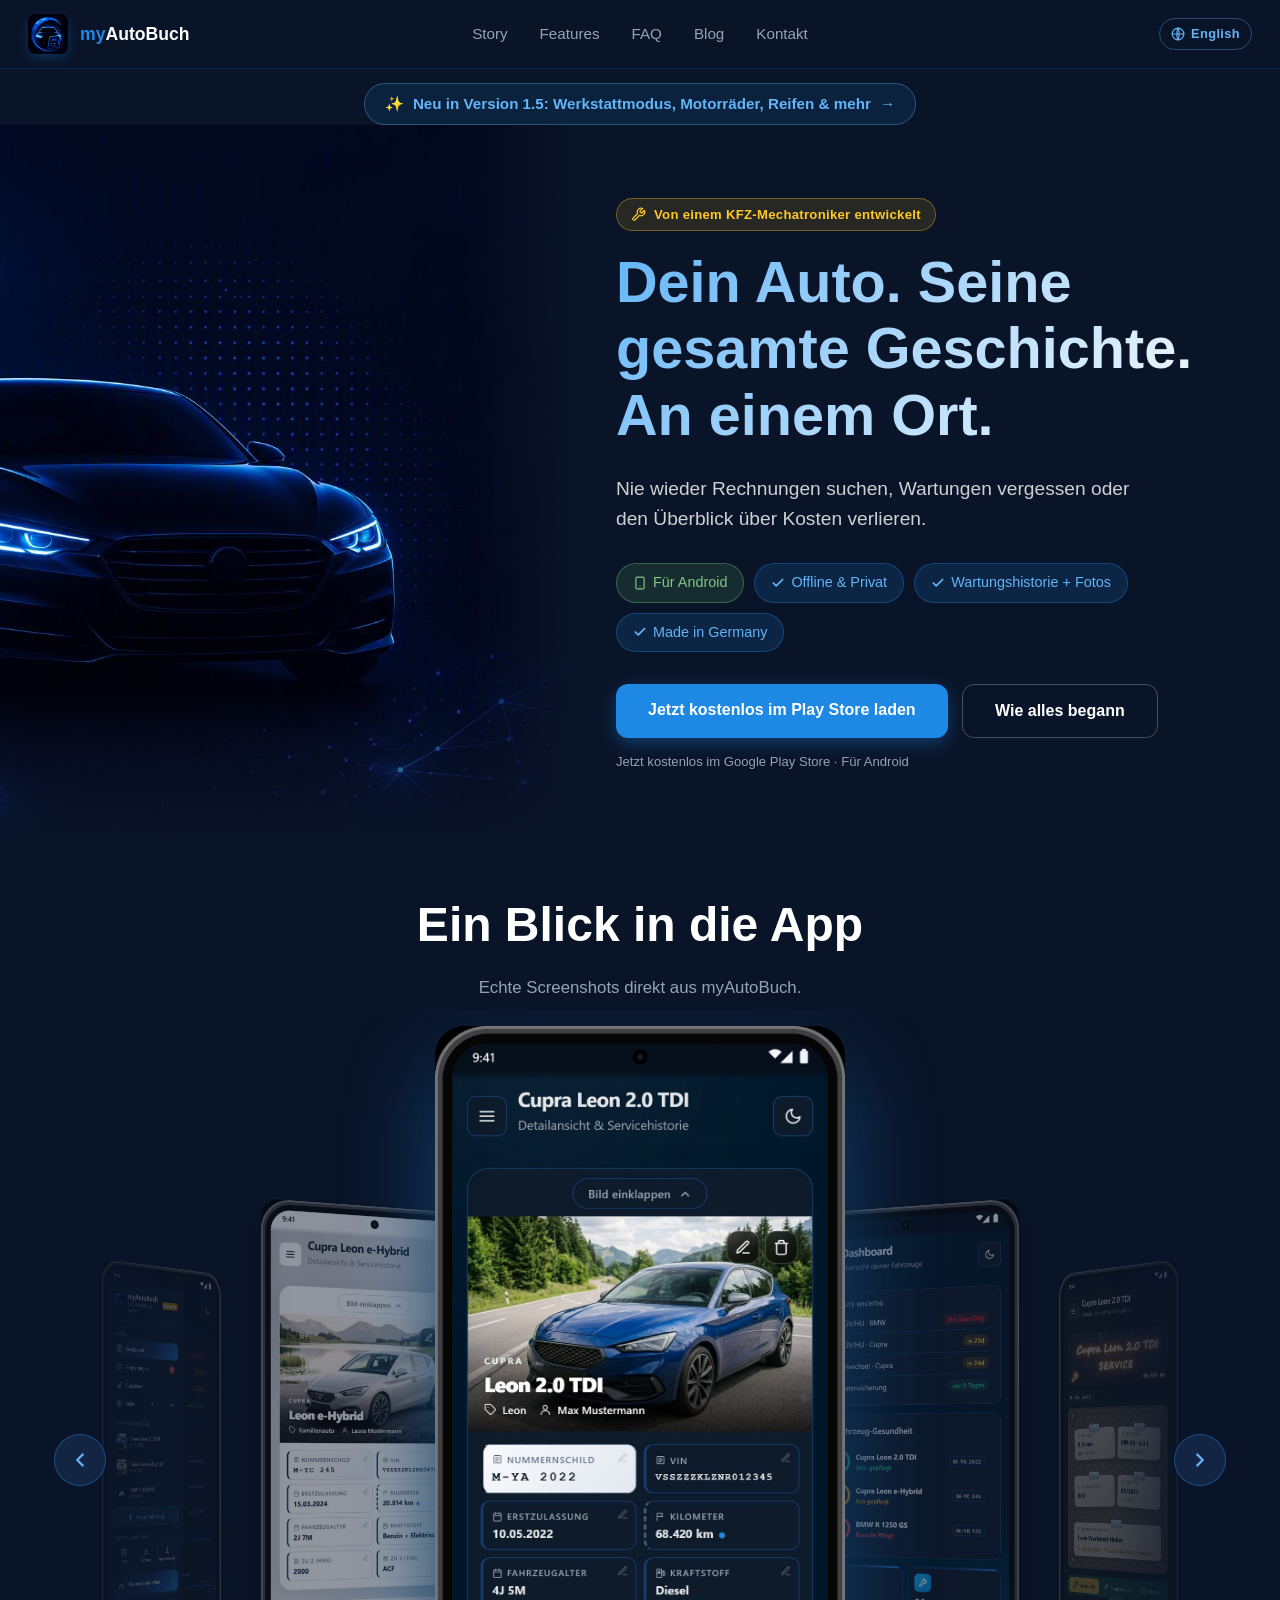
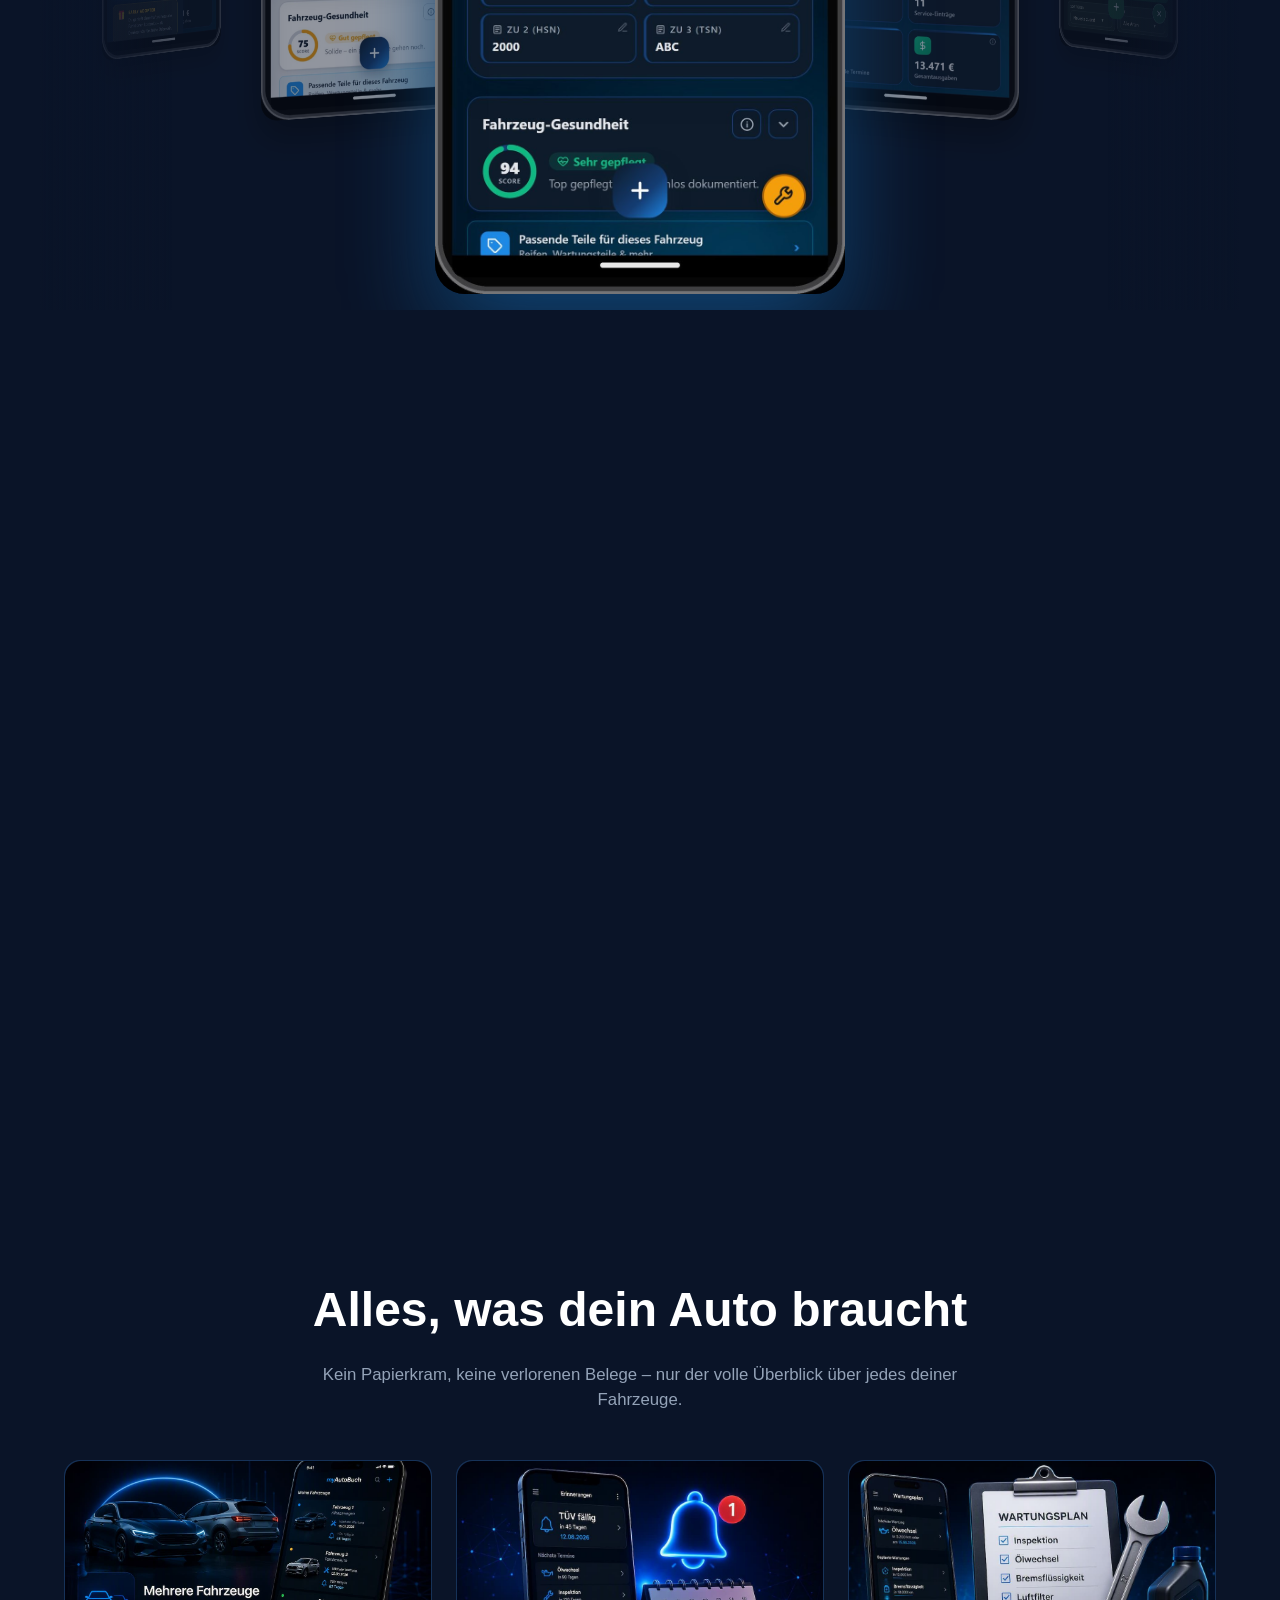
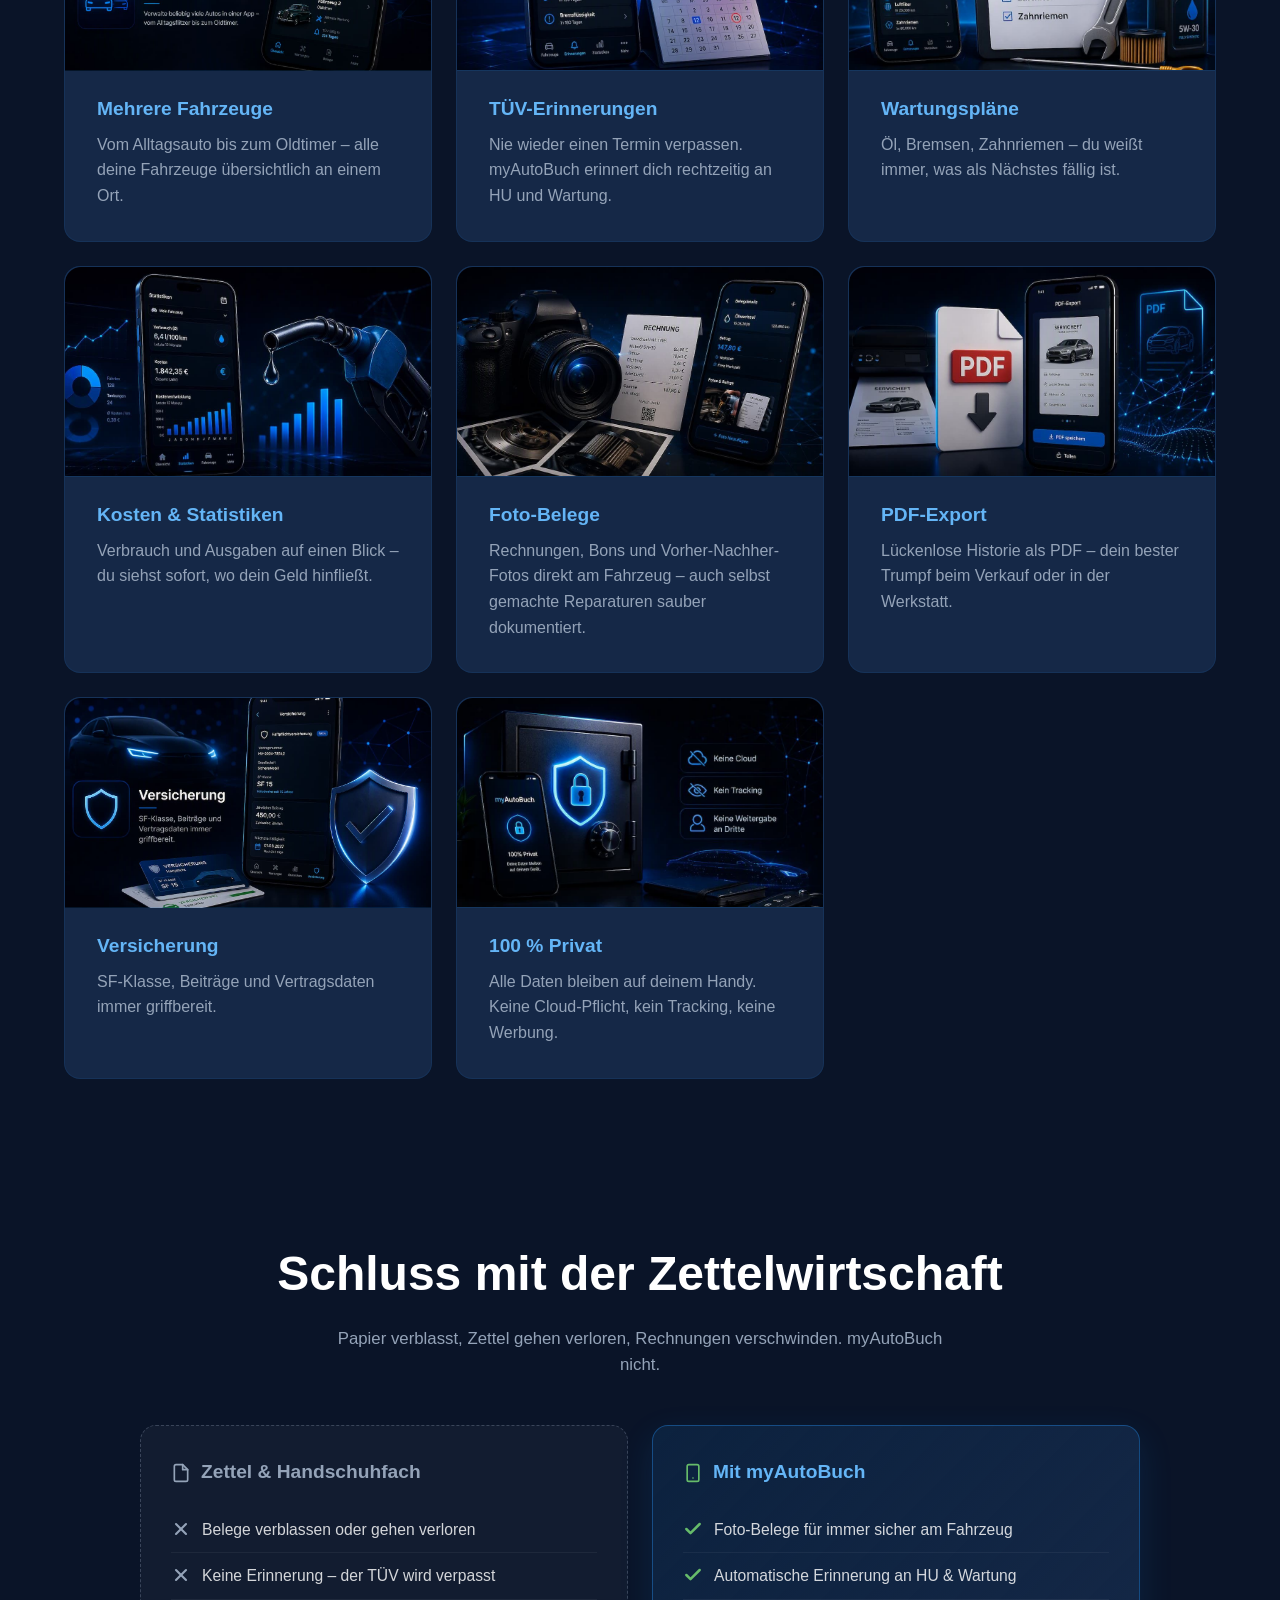
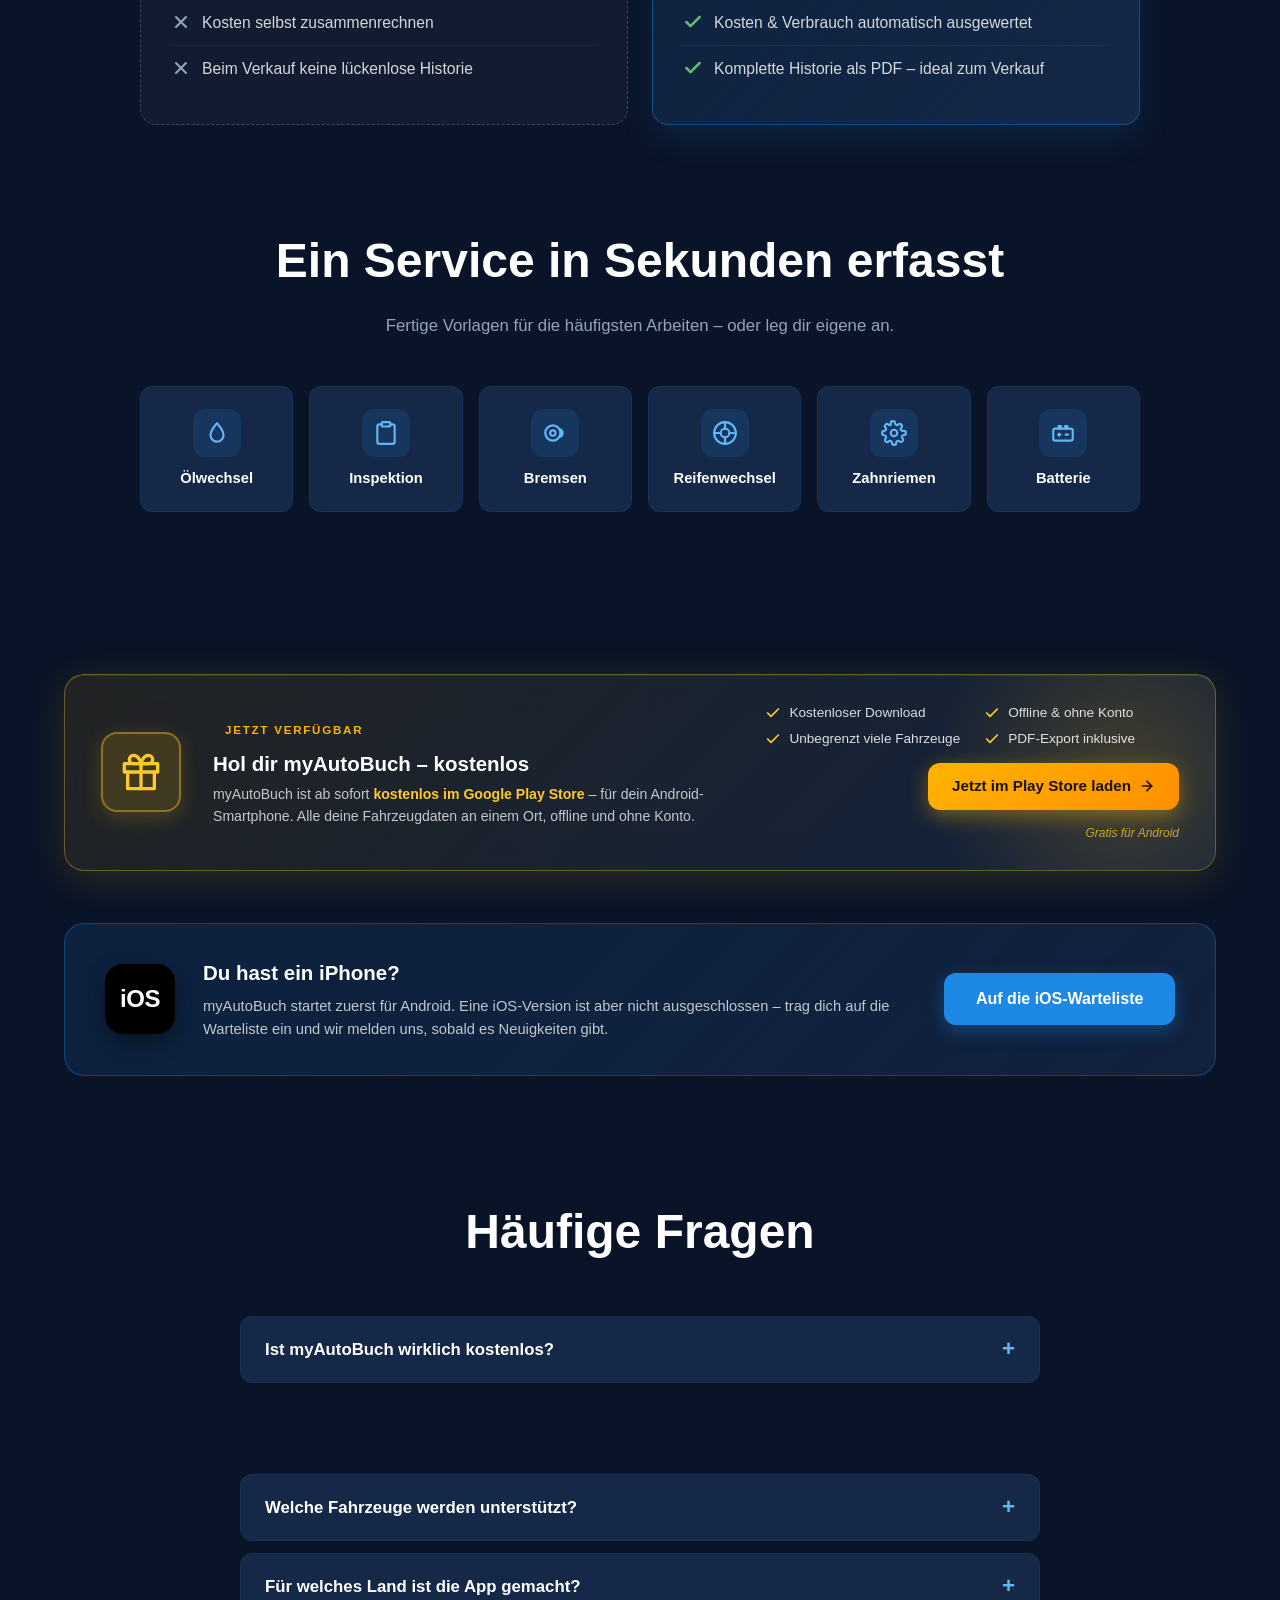
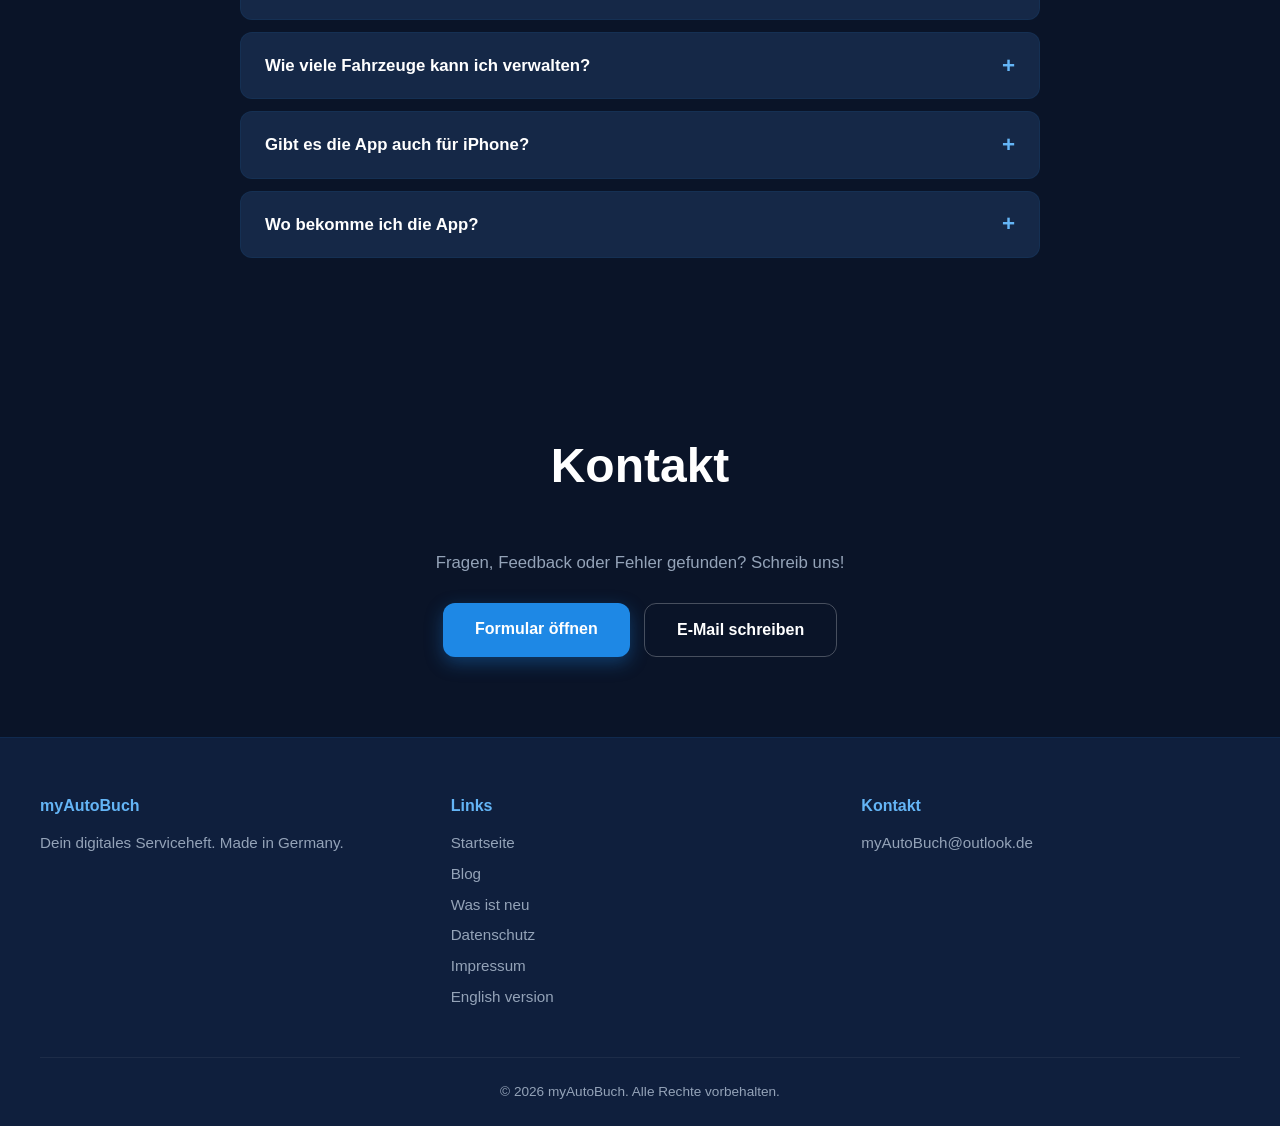
<file: index.html>
<!DOCTYPE html>
<html lang="de">
<head>
<meta charset="UTF-8">
<meta name="viewport" content="width=device-width,initial-scale=1.0">
<title>myAutoBuch – Digitales Serviceheft App fuer Android | TUEV, Wartung, Tank</title>
<meta name="description" content="myAutoBuch ist das digitale Serviceheft für Android. Wartung, TÜV-Termine, Tankvorgänge, Kosten und Belege in einer App. 100 % offline, 100 % privat. Made in Germany.">
<meta property="og:site_name" content="myAutoBuch">
<meta property="og:type" content="website">
<meta property="og:title" content="myAutoBuch – Digitales Serviceheft App für Android">
<meta property="og:description" content="Digitales Serviceheft, TÜV Erinnerungen, Wartungspläne und Tankbuch in einer App. Alle Daten bleiben offline auf deinem Handy. Made in Germany.">
<meta property="og:url" content="https://myautobuch.github.io/">
<meta property="og:image" content="https://myautobuch.github.io/assets/og-image.jpg">
<meta property="og:image:width" content="1200">
<meta property="og:image:height" content="630">
<meta property="og:image:alt" content="myAutoBuch – Dein digitales Serviceheft">
<meta property="og:locale" content="de_DE">
<meta name="twitter:card" content="summary_large_image">
<meta name="twitter:title" content="myAutoBuch – Digitales Serviceheft App für Android">
<meta name="twitter:description" content="Digitales Serviceheft, TÜV Erinnerungen, Wartungspläne und Tankbuch in einer App. Alle Daten bleiben offline auf deinem Handy. Made in Germany.">
<meta name="twitter:image" content="https://myautobuch.github.io/assets/og-image.jpg">
<meta name="twitter:image:alt" content="myAutoBuch – Dein digitales Serviceheft">
<link rel="canonical" href="https://myautobuch.github.io/">
<link rel="alternate" hreflang="de" href="https://myautobuch.github.io/">
<link rel="alternate" hreflang="en" href="https://myautobuch.github.io/en/">
<link rel="alternate" hreflang="x-default" href="https://myautobuch.github.io/">
<link rel="icon" href="/favicon.ico">
<link rel="apple-touch-icon" sizes="180x180" href="/apple-touch-icon.png">
<link rel="icon" type="image/png" sizes="32x32" href="/favicon-32x32.png">
<link rel="icon" type="image/png" sizes="16x16" href="/favicon-16x16.png">
<link rel="manifest" href="/site.webmanifest">
<meta name="theme-color" content="#0A1428">
<link rel="stylesheet" href="style.css">

<!-- Zusaetzliche SEO-Meta-Tags -->
<meta name="keywords" content="digitales Serviceheft, Fahrzeugverwaltung, TÜV Erinnerung, Wartungsplan, Tankbuch, KFZ App, Auto App, myAutoBuch, Android App, Fahrtenbuch, Serviceheft App, HU Erinnerung">
<meta name="author" content="myAutoBuch">
<meta name="robots" content="index, follow, max-image-preview:large">
<meta name="googlebot" content="index, follow">
<meta name="language" content="German">
<meta name="revisit-after" content="7 days">
<meta name="rating" content="general">
<meta name="twitter:site" content="@myautobuch">
<meta name="twitter:creator" content="@myautobuch">

<!-- Structured Data / JSON-LD: MobileApplication -->
<script type="application/ld+json">
{
  "@context": "https://schema.org",
  "@type": "MobileApplication",
  "name": "myAutoBuch",
  "operatingSystem": "ANDROID",
  "applicationCategory": "AutoAndVehicles",
  "applicationSubCategory": "Digitales Serviceheft",
  "description": "myAutoBuch ist dein digitales Serviceheft für Android. Verwalte Wartungen, TÜV-Termine, Tankvorgänge, Kosten und Belege – 100 Prozent offline, 100 Prozent privat, Made in Germany.",
  "url": "https://myautobuch.github.io/",
  "image": "https://myautobuch.github.io/assets/og-image.jpg",
  "inLanguage": "de-DE",
  "author": {
    "@type": "Organization",
    "name": "myAutoBuch",
    "email": "myAutoBuch@outlook.de",
    "url": "https://myautobuch.github.io/"
  },
  "offers": {
    "@type": "Offer",
    "price": "0",
    "priceCurrency": "EUR",
    "availability": "https://schema.org/InStock"
  },
  "featureList": [
    "Mehrere Fahrzeuge verwalten",
    "TÜV Erinnerungen",
    "Wartungspläne",
    "Statistiken und Auswertungen",
    "Foto Belege",
    "PDF Export",
    "Versicherungsdaten",
    "100 Prozent offline und privat"
  ]
}
</script>
<!-- Structured Data / JSON-LD: Organization -->
<script type="application/ld+json">
{
  "@context": "https://schema.org",
  "@type": "Organization",
  "name": "myAutoBuch",
  "url": "https://myautobuch.github.io/",
  "logo": "https://myautobuch.github.io/assets/icon.png",
  "email": "myAutoBuch@outlook.de",
  "sameAs": [
    "https://www.facebook.com/myautobuch",
    "https://www.instagram.com/myautobuch",
    "https://twitter.com/myautobuch"
  ]
}
</script>
<!-- Structured Data / JSON-LD: Website mit interner Suche -->
<script type="application/ld+json">
{
  "@context": "https://schema.org",
  "@type": "WebSite",
  "name": "myAutoBuch",
  "url": "https://myautobuch.github.io/",
  "inLanguage": "de-DE"
}
</script>
<script type="application/ld+json">
{
  "@context": "https://schema.org",
  "@type": "FAQPage",
  "mainEntity": [
    {
      "@type": "Question",
      "name": "Ist myAutoBuch wirklich kostenlos?",
      "acceptedAnswer": {
        "@type": "Answer",
        "text": "Der Download bleibt immer kostenlos. Später wird es optionale Premium-Features geben, der Kern der App bleibt gratis."
      }
    },
    {
      "@type": "Question",
      "name": "Wo werden meine Daten gespeichert?",
      "acceptedAnswer": {
        "@type": "Answer",
        "text": "Alle Daten bleiben lokal auf deinem Smartphone. Es gibt keinen Server und kein Konto. Später kommt eine optionale Cloud-Sicherung als Premium-Feature."
      }
    },
    {
      "@type": "Question",
      "name": "Welche Fahrzeuge werden unterstützt?",
      "acceptedAnswer": {
        "@type": "Answer",
        "text": "Aktuell nur Autos (PKW). Motorräder, Wohnmobile und LKW folgen in späteren Versionen."
      }
    },
    {
      "@type": "Question",
      "name": "Für welches Land ist die App gemacht?",
      "acceptedAnswer": {
        "@type": "Answer",
        "text": "myAutoBuch ist speziell für Deutschland gemacht. Mit HSN/TSN-Erfassung, TÜV/HU-Terminen und SF-Klassen für die Kfz-Versicherung."
      }
    },
    {
      "@type": "Question",
      "name": "Wie viele Fahrzeuge kann ich verwalten?",
      "acceptedAnswer": {
        "@type": "Answer",
        "text": "Beliebig viele. Ob ein Auto oder zehn, die App skaliert mit dir."
      }
    },
    {
      "@type": "Question",
      "name": "Gibt es die App auch für iPhone?",
      "acceptedAnswer": {
        "@type": "Answer",
        "text": "myAutoBuch startet zuerst für Android. Eine iOS-Version ist nicht ausgeschlossen – trag dich auf die Warteliste ein."
      }
    },
    {
      "@type": "Question",
      "name": "Wo bekomme ich die App?",
      "acceptedAnswer": {
        "@type": "Answer",
        "text": "myAutoBuch ist ab sofort kostenlos im Google Play Store verfügbar. Einfach myAutoBuch suchen oder direkt über die Website laden."
      }
    }
  ]
}
</script>
<style>.lang-switch{display:inline-flex;align-items:center;gap:6px;padding:5px 11px;border:1px solid rgba(100,181,246,.35);border-radius:999px;color:var(--color-primary-light);font-weight:700;font-size:.8rem;text-decoration:none;letter-spacing:.03em;white-space:nowrap}.lang-switch:hover{background:rgba(30,136,229,.14)}.lang-switch .ls-globe{width:14px;height:14px;flex-shrink:0}@media (max-width:600px){.lang-switch{padding:4px 9px;font-size:.72rem}}</style>
</head>
<body>

<nav class="nav">
  <a href="index.html" class="nav-brand">
    <div class="nav-logo" aria-label="myAutoBuch Logo"></div>
    <span><span style="color:var(--color-primary);">my</span>AutoBuch</span>
  </a>
  <ul class="nav-links">
    <li><a href="index.html#warum">Story</a></li>
    <li><a href="index.html#features">Features</a></li>
    <li><a href="index.html#faq">FAQ</a></li>
    <li><a href="blog.html">Blog</a></li>
    <li><a href="index.html#kontakt">Kontakt</a></li>
  </ul>
  <div class="nav-spacer">
    <a href="en/index.html" class="lang-switch" hreflang="en" lang="en" aria-label="View this page in English">
      <svg class="ls-globe" viewBox="0 0 24 24" fill="none" stroke="currentColor" stroke-width="2" stroke-linecap="round" stroke-linejoin="round" aria-hidden="true"><circle cx="12" cy="12" r="10"/><path d="M2 12h20M12 2c2.5 3 2.5 17 0 20M12 2c-2.5 3-2.5 17 0 20"/></svg>
      English
    </a>
  </div>
</nav>

<!-- Update-Hinweis: verlinkt auf die Changelog-Seite -->
<style>
  .update-banner{display:inline-flex;align-items:center;gap:9px;justify-content:center;text-align:left;padding:10px 20px;background:rgba(30,136,229,.12);border:1px solid rgba(100,181,246,.35);border-radius:999px;color:var(--color-primary-light);font-weight:600;font-size:.95rem;line-height:1.3;text-decoration:none}
  .update-banner .ub-ico,.update-banner .ub-arrow{flex-shrink:0}
  .update-banner .ub-arrow{font-weight:700}
  @media (max-width:600px){
    .update-banner{gap:7px;padding:7px 14px;font-size:.8rem;border-radius:12px}
  }
</style>
<div style="padding:14px 16px 0;display:flex;justify-content:center">
  <a href="changelog.html" class="update-banner">
    <span class="ub-ico" aria-hidden="true">✨</span>
    <span>Neu in Version 1.5: Werkstattmodus, Motorräder, Reifen &amp; mehr</span>
    <span class="ub-arrow" aria-hidden="true">→</span>
  </a>
</div>

<!-- 1) HERO -->
<section class="hero">
  <div class="hero-image" role="img" aria-label="myAutoBuch – dein digitales Serviceheft"></div>
  <div class="hero-content">
    <span class="hero-eyebrow">
      <svg viewBox="0 0 24 24" fill="none" stroke="currentColor" stroke-width="2" stroke-linecap="round" stroke-linejoin="round"><path d="M14.7 6.3a1 1 0 0 0 0 1.4l1.6 1.6a1 1 0 0 0 1.4 0l3.77-3.77a6 6 0 0 1-7.94 7.94l-6.91 6.91a2.12 2.12 0 0 1-3-3l6.91-6.91a6 6 0 0 1 7.94-7.94l-3.76 3.76z"/></svg>
      Von einem KFZ-Mechatroniker entwickelt
    </span>
    <h1>Dein Auto. Seine gesamte Geschichte. An einem Ort.</h1>
    <p class="hero-subtitle">Nie wieder Rechnungen suchen, Wartungen vergessen oder den Überblick über Kosten verlieren.</p>
    <div class="hero-usps">
      <span class="pill pill-android"><svg viewBox="0 0 24 24" width="14" height="14" fill="none" stroke="currentColor" stroke-width="2" stroke-linecap="round" stroke-linejoin="round"><rect x="5" y="2" width="14" height="20" rx="2" ry="2"/><line x1="12" y1="18" x2="12" y2="18"/></svg> Für Android</span>
      <span class="pill"><svg viewBox="0 0 24 24" width="14" height="14" fill="none" stroke="currentColor" stroke-width="3" stroke-linecap="round" stroke-linejoin="round"><polyline points="20 6 9 17 4 12"/></svg> Offline &amp; Privat</span>
      <span class="pill"><svg viewBox="0 0 24 24" width="14" height="14" fill="none" stroke="currentColor" stroke-width="3" stroke-linecap="round" stroke-linejoin="round"><polyline points="20 6 9 17 4 12"/></svg> Wartungshistorie + Fotos</span>
      <span class="pill"><svg viewBox="0 0 24 24" width="14" height="14" fill="none" stroke="currentColor" stroke-width="3" stroke-linecap="round" stroke-linejoin="round"><polyline points="20 6 9 17 4 12"/></svg> Made in Germany</span>
    </div>
    <div class="hero-buttons">
      <!-- LIVE: App ist seit 08/2026 im Google Play Store. -->
      <a href="https://play.google.com/store/apps/details?id=de.myautobuch.app" class="btn btn-primary">Jetzt kostenlos im Play Store laden</a>
      <a href="#warum" class="btn btn-secondary">Wie alles begann</a>
    </div>
    <p class="hero-note">Jetzt kostenlos im Google Play Store · Für Android</p>
  </div>
</section>

<!-- 2) SCREENSHOT-KARUSSELL (echtes 3D, aber scharf) -->
<section id="screenshots" class="screens-head">
  <h2 class="reveal">Ein Blick in die App</h2>
  <p class="lead reveal" data-d="1">Echte Screenshots direkt aus myAutoBuch.</p>
</section>

<div class="carousel3d" id="carousel3d" aria-label="Screenshot-Galerie von myAutoBuch">
  <button class="carousel3d-nav prev" id="c3dPrev" aria-label="Vorheriger Screenshot">
    <svg viewBox="0 0 24 24" fill="none" stroke="currentColor" stroke-width="2.5" stroke-linecap="round" stroke-linejoin="round"><polyline points="15 18 9 12 15 6"/></svg>
  </button>
  <div class="carousel3d-stage" id="c3dStage">
    <figure class="c3d-item" data-title="Alles zum Fahrzeug" data-text="Foto, Kennzeichen, VIN und Kilometerstand immer griffbereit.">
      <img src="assets/screenshot-1.jpg?v=1.5b" alt="Fahrzeug-Detailansicht mit Foto, Kennzeichen, VIN und Kilometerstand" loading="lazy" width="900" height="1905">
    </figure>
    <figure class="c3d-item" data-title="Dein Cockpit" data-text="Alle Fahrzeuge, Gesundheit und Kosten auf einen Blick.">
      <img src="assets/screenshot-2.jpg?v=1.5b" alt="Dashboard mit Fahrzeug-Gesundheit, Terminen und Kosten" loading="lazy" width="900" height="1905">
    </figure>
    <figure class="c3d-item" data-title="Neu: Werkstattmodus" data-text="Reifen, Öl, Betriebsstoffe und deine Werkstatt an einem Ort.">
      <img src="assets/screenshot-3.jpg?v=1.5b" alt="Werkstattmodus mit Neon-Schild und Werkzeugwand" loading="lazy" width="900" height="1905">
    </figure>
    <figure class="c3d-item" data-title="Reifenmanager" data-text="Profil messen, Verschleiß und Restlaufzeit je Rad.">
      <img src="assets/screenshot-4.jpg?v=1.5b" alt="Reifenmanager mit Profiltiefe je Rad und Verschleiß-Prognose" loading="lazy" width="900" height="1905">
    </figure>
    <figure class="c3d-item" data-title="Ersatzteile" data-text="Teilenummern, Preise und Bezugsquellen gespeichert.">
      <img src="assets/screenshot-5.jpg?v=1.5b" alt="Ersatzteil-Liste mit Teilenummern, Preisen und Bezugsquellen" loading="lazy" width="900" height="1905">
    </figure>
    <figure class="c3d-item" data-title="Wartungspläne" data-text="Intervalle nach Zeit und km – die App erinnert dich.">
      <img src="assets/screenshot-6.jpg?v=1.5b" alt="Wartungspläne mit Intervallen für Ölwechsel und Inspektion" loading="lazy" width="900" height="1905">
    </figure>
    <figure class="c3d-item" data-title="Nie wieder TÜV verpassen" data-text="Alle Termine aller Fahrzeuge – überfällig, bald fällig, im Plan.">
      <img src="assets/screenshot-7.jpg?v=1.5b" alt="Erinnerungen mit überfälliger HU, bald fälligem TÜV und Wartung" loading="lazy" width="900" height="1905">
    </figure>
    <figure class="c3d-item" data-title="Service-Historie" data-text="Wartungen und Reparaturen mit Kosten, km und Belegen.">
      <img src="assets/screenshot-8.jpg?v=1.5b" alt="Service-Historie mit Inspektionen, Ölwechsel und Reparaturen" loading="lazy" width="900" height="1905">
    </figure>
    <figure class="c3d-item" data-title="Fahrzeug-Gesundheit" data-text="Transparenter Score aus HU, Wartung, km-Stand und Belegen.">
      <img src="assets/screenshot-9.jpg?v=1.5b" alt="Fahrzeug-Gesundheits-Score mit Einzelwertungen und Verlauf" loading="lazy" width="900" height="1905">
    </figure>
    <figure class="c3d-item" data-title="Tanken &amp; Verbrauch" data-text="Jede Tankung mit Verbrauch und gefahrenen km.">
      <img src="assets/screenshot-10.jpg?v=1.5b" alt="Tank-Historie mit Verbrauch je Tankung" loading="lazy" width="900" height="1905">
    </figure>
    <figure class="c3d-item" data-title="Kosten im Griff" data-text="Kosten nach Kategorie und Kosten je 100 km.">
      <img src="assets/screenshot-11.jpg?v=1.5b" alt="Statistik mit Kosten nach Kategorie und Kosten je 100 km" loading="lazy" width="900" height="1905">
    </figure>
    <figure class="c3d-item" data-title="Jeder Euro aufgeschlüsselt" data-text="Service-Arten und sonstige Kosten im Detail.">
      <img src="assets/screenshot-12.jpg?v=1.5b" alt="Aufgeklappte Kostenkategorien mit Service-Arten und sonstigen Kosten" loading="lazy" width="900" height="1905">
    </figure>
    <figure class="c3d-item" data-title="Tank-Auswertung" data-text="Ø Preis, Verbrauch, CO₂ und Monats-Tankkosten.">
      <img src="assets/screenshot-13.jpg?v=1.5b" alt="Tank-Auswertung mit Durchschnittspreis, Verbrauch, CO₂ und Monatskosten" loading="lazy" width="900" height="1905">
    </figure>
    <figure class="c3d-item" data-title="Preise &amp; Tankstellen" data-text="Literpreis-Verlauf und deine günstigsten Tankstellen.">
      <img src="assets/screenshot-14.jpg?v=1.5b" alt="Literpreis-Verlauf und Tankstellen-Ranking" loading="lazy" width="900" height="1905">
    </figure>
    <figure class="c3d-item" data-title="Fahrleistung" data-text="Jahresfahrleistung laut Versicherung immer im Blick.">
      <img src="assets/screenshot-15.jpg?v=1.5b" alt="Fahrleistung mit Versicherungs-Jahresfahrleistung und Monatsverlauf" loading="lazy" width="900" height="1905">
    </figure>
    <figure class="c3d-item" data-title="Prognose Fahrzeugwert" data-text="Behalten oder ersetzen? Eine ehrliche Einschätzung.">
      <img src="assets/screenshot-16.jpg?v=1.5b" alt="Prognose Fahrzeugwert mit Reparaturkosten je Jahr" loading="lazy" width="900" height="1905">
    </figure>
    <figure class="c3d-item" data-title="Jahresrückblick" data-text="Dein Auto-Jahr in Zahlen – zum Teilen.">
      <img src="assets/screenshot-17.jpg?v=1.5b" alt="Jahresrückblick mit Gesamtausgaben und Vergleich zum Vorjahr" loading="lazy" width="900" height="1905">
    </figure>
    <figure class="c3d-item" data-title="Mehrere Fahrzeuge" data-text="Autos und Motorräder in einer App.">
      <img src="assets/screenshot-18.jpg?v=1.5b" alt="App-Menü mit mehreren Fahrzeugen und Datensicherung" loading="lazy" width="900" height="1905">
    </figure>
    <figure class="c3d-item" data-title="Helles Design" data-text="Hell oder dunkel – ganz wie du magst.">
      <img src="assets/screenshot-19.jpg?v=1.5b" alt="Fahrzeugansicht im hellen Design" loading="lazy" width="900" height="1905">
    </figure>
  </div>
  <button class="carousel3d-nav next" id="c3dNext" aria-label="Nächster Screenshot">
    <svg viewBox="0 0 24 24" fill="none" stroke="currentColor" stroke-width="2.5" stroke-linecap="round" stroke-linejoin="round"><polyline points="9 18 15 12 9 6"/></svg>
  </button>
</div>
<div class="carousel3d-caption reveal" id="c3dCaption">
  <h4>Alles zum Fahrzeug</h4>
  <p>Kennzeichen, VIN und Kilometerstand immer griffbereit.</p>
</div>

<!-- 3) WARUM ICH DIESE APP ENTWICKELT HABE -->
<section id="warum" class="warum-section">
  <div class="warum-grid">
    <div class="warum-visual reveal">
      <img src="assets/warum-visual.jpg" alt="KFZ-Mechatroniker arbeitet zufrieden am eigenen Fahrzeug in seiner Garage">
      <div class="warum-visual-label">
        <strong>Dein Auto. Deine Kontrolle.</strong>
        <span>Alles dokumentiert, nichts vergessen.</span>
      </div>
    </div>
    <div class="warum-text reveal" data-d="1">
      <span class="warum-eyebrow">Warum myAutoBuch?</span>
      <h2>Entwickelt von einem KFZ-Mechatroniker.</h2>
      <p>Hast du schon mal versucht, den letzten Ölwechsel deines Autos zu finden – nicht das Datum, sondern den <strong>Beleg</strong>? Genau da fing mein Problem an.</p>
      <blockquote>Das Problem war nie die Arbeit am Auto. Das Problem war das Wiederfinden der Informationen.</blockquote>
      <p>Rechnungen hier, Fotos dort, Wartungsdaten irgendwo anders – und dann noch der verpasste TÜV. myAutoBuch bringt genau diese Dinge zusammen: <strong>sauber, offline und ohne Abo-Falle.</strong></p>
      <a href="blog-post-1.html" class="warum-link">Die ganze Geschichte lesen
        <svg viewBox="0 0 24 24" width="16" height="16" fill="none" stroke="currentColor" stroke-width="2.5" stroke-linecap="round" stroke-linejoin="round"><line x1="5" y1="12" x2="19" y2="12"/><polyline points="12 5 19 12 12 19"/></svg>
      </a>
    </div>
  </div>
</section>

<!-- 4) FEATURES (nutzenorientiert) -->
<section id="features">
  <h2 class="reveal">Alles, was dein Auto braucht</h2>
  <p class="lead reveal" data-d="1">Kein Papierkram, keine verlorenen Belege – nur der volle Überblick über jedes deiner Fahrzeuge.</p>
  <div class="features-grid">
    <div class="feature-card reveal" data-d="1">
      <div class="feature-icon"><svg viewBox="0 0 24 24" fill="none" stroke="currentColor" stroke-width="2" stroke-linecap="round" stroke-linejoin="round"><path d="M14 16H9m10 0h3v-3.15a1 1 0 0 0-.84-.99L16 11l-2.7-3.6a1 1 0 0 0-.8-.4H5.24a2 2 0 0 0-1.8 1.1l-.8 1.63A6 6 0 0 0 2 12.42V16h2"/><circle cx="6.5" cy="16.5" r="2.5"/><circle cx="16.5" cy="16.5" r="2.5"/></svg></div>
      <h3>Mehrere Fahrzeuge</h3>
      <p>Vom Alltagsauto bis zum Oldtimer – alle deine Fahrzeuge übersichtlich an einem Ort.</p>
    </div>
    <div class="feature-card reveal" data-d="2">
      <div class="feature-icon"><svg viewBox="0 0 24 24" fill="none" stroke="currentColor" stroke-width="2" stroke-linecap="round" stroke-linejoin="round"><path d="M18 8A6 6 0 0 0 6 8c0 7-3 9-3 9h18s-3-2-3-9"/><path d="M13.73 21a2 2 0 0 1-3.46 0"/></svg></div>
      <h3>TÜV-Erinnerungen</h3>
      <p>Nie wieder einen Termin verpassen. myAutoBuch erinnert dich rechtzeitig an HU und Wartung.</p>
    </div>
    <div class="feature-card reveal" data-d="3">
      <div class="feature-icon"><svg viewBox="0 0 24 24" fill="none" stroke="currentColor" stroke-width="2" stroke-linecap="round" stroke-linejoin="round"><path d="M14.7 6.3a1 1 0 0 0 0 1.4l1.6 1.6a1 1 0 0 0 1.4 0l3.77-3.77a6 6 0 0 1-7.94 7.94l-6.91 6.91a2.12 2.12 0 0 1-3-3l6.91-6.91a6 6 0 0 1 7.94-7.94l-3.76 3.76z"/></svg></div>
      <h3>Wartungspläne</h3>
      <p>Öl, Bremsen, Zahnriemen – du weißt immer, was als Nächstes fällig ist.</p>
    </div>
    <div class="feature-card reveal" data-d="4">
      <div class="feature-icon"><svg viewBox="0 0 24 24" fill="none" stroke="currentColor" stroke-width="2" stroke-linecap="round" stroke-linejoin="round"><line x1="12" y1="20" x2="12" y2="10"/><line x1="18" y1="20" x2="18" y2="4"/><line x1="6" y1="20" x2="6" y2="16"/></svg></div>
      <h3>Kosten &amp; Statistiken</h3>
      <p>Verbrauch und Ausgaben auf einen Blick – du siehst sofort, wo dein Geld hinfließt.</p>
    </div>
    <div class="feature-card reveal" data-d="5">
      <div class="feature-icon"><svg viewBox="0 0 24 24" fill="none" stroke="currentColor" stroke-width="2" stroke-linecap="round" stroke-linejoin="round"><path d="M23 19a2 2 0 0 1-2 2H3a2 2 0 0 1-2-2V8a2 2 0 0 1 2-2h4l2-3h6l2 3h4a2 2 0 0 1 2 2z"/><circle cx="12" cy="13" r="4"/></svg></div>
      <h3>Foto-Belege</h3>
      <p>Rechnungen, Bons und Vorher-Nachher-Fotos direkt am Fahrzeug – auch selbst gemachte Reparaturen sauber dokumentiert.</p>
    </div>
    <div class="feature-card reveal" data-d="6">
      <div class="feature-icon"><svg viewBox="0 0 24 24" fill="none" stroke="currentColor" stroke-width="2" stroke-linecap="round" stroke-linejoin="round"><path d="M14 2H6a2 2 0 0 0-2 2v16a2 2 0 0 0 2 2h12a2 2 0 0 0 2-2V8z"/><polyline points="14 2 14 8 20 8"/><line x1="16" y1="13" x2="8" y2="13"/><line x1="16" y1="17" x2="8" y2="17"/></svg></div>
      <h3>PDF-Export</h3>
      <p>Lückenlose Historie als PDF – dein bester Trumpf beim Verkauf oder in der Werkstatt.</p>
    </div>
    <div class="feature-card reveal" data-d="7">
      <div class="feature-icon"><svg viewBox="0 0 24 24" fill="none" stroke="currentColor" stroke-width="2" stroke-linecap="round" stroke-linejoin="round"><path d="M12 22s8-4 8-10V5l-8-3-8 3v7c0 6 8 10 8 10z"/></svg></div>
      <h3>Versicherung</h3>
      <p>SF-Klasse, Beiträge und Vertragsdaten immer griffbereit.</p>
    </div>
    <div class="feature-card reveal" data-d="8">
      <div class="feature-icon"><svg viewBox="0 0 24 24" fill="none" stroke="currentColor" stroke-width="2" stroke-linecap="round" stroke-linejoin="round"><rect x="3" y="11" width="18" height="11" rx="2" ry="2"/><path d="M7 11V7a5 5 0 0 1 10 0v4"/></svg></div>
      <h3>100 % Privat</h3>
      <p>Alle Daten bleiben auf deinem Handy. Keine Cloud-Pflicht, kein Tracking, keine Werbung.</p>
    </div>
  </div>
</section>

<!-- 4b) VERGLEICH: myAutoBuch vs. Zettelwirtschaft -->
<section id="vergleich">
  <h2 class="reveal">Schluss mit der Zettelwirtschaft</h2>
  <p class="lead reveal" data-d="1">Papier verblasst, Zettel gehen verloren, Rechnungen verschwinden. myAutoBuch nicht.</p>
  <div class="compare-grid">
    <div class="compare-col is-old reveal" data-d="1">
      <h3>
        <svg class="compare-ico" viewBox="0 0 24 24" fill="none" stroke="currentColor" stroke-width="2" stroke-linecap="round" stroke-linejoin="round"><path d="M14 2H6a2 2 0 0 0-2 2v16a2 2 0 0 0 2 2h12a2 2 0 0 0 2-2V8z"/><polyline points="14 2 14 8 20 8"/></svg>
        Zettel &amp; Handschuhfach
      </h3>
      <ul class="compare-list">
        <li><svg class="compare-ico" viewBox="0 0 24 24" fill="none" stroke="currentColor" stroke-width="2.5" stroke-linecap="round" stroke-linejoin="round"><line x1="18" y1="6" x2="6" y2="18"/><line x1="6" y1="6" x2="18" y2="18"/></svg> Belege verblassen oder gehen verloren</li>
        <li><svg class="compare-ico" viewBox="0 0 24 24" fill="none" stroke="currentColor" stroke-width="2.5" stroke-linecap="round" stroke-linejoin="round"><line x1="18" y1="6" x2="6" y2="18"/><line x1="6" y1="6" x2="18" y2="18"/></svg> Keine Erinnerung – der TÜV wird verpasst</li>
        <li><svg class="compare-ico" viewBox="0 0 24 24" fill="none" stroke="currentColor" stroke-width="2.5" stroke-linecap="round" stroke-linejoin="round"><line x1="18" y1="6" x2="6" y2="18"/><line x1="6" y1="6" x2="18" y2="18"/></svg> Kosten selbst zusammenrechnen</li>
        <li><svg class="compare-ico" viewBox="0 0 24 24" fill="none" stroke="currentColor" stroke-width="2.5" stroke-linecap="round" stroke-linejoin="round"><line x1="18" y1="6" x2="6" y2="18"/><line x1="6" y1="6" x2="18" y2="18"/></svg> Beim Verkauf keine lückenlose Historie</li>
      </ul>
    </div>
    <div class="compare-col is-new reveal" data-d="2">
      <h3>
        <svg class="compare-ico" viewBox="0 0 24 24" fill="none" stroke="currentColor" stroke-width="2" stroke-linecap="round" stroke-linejoin="round"><rect x="5" y="2" width="14" height="20" rx="2" ry="2"/><line x1="12" y1="18" x2="12" y2="18"/></svg>
        Mit myAutoBuch
      </h3>
      <ul class="compare-list">
        <li><svg class="compare-ico" viewBox="0 0 24 24" fill="none" stroke="currentColor" stroke-width="3" stroke-linecap="round" stroke-linejoin="round"><polyline points="20 6 9 17 4 12"/></svg> Foto-Belege für immer sicher am Fahrzeug</li>
        <li><svg class="compare-ico" viewBox="0 0 24 24" fill="none" stroke="currentColor" stroke-width="3" stroke-linecap="round" stroke-linejoin="round"><polyline points="20 6 9 17 4 12"/></svg> Automatische Erinnerung an HU &amp; Wartung</li>
        <li><svg class="compare-ico" viewBox="0 0 24 24" fill="none" stroke="currentColor" stroke-width="3" stroke-linecap="round" stroke-linejoin="round"><polyline points="20 6 9 17 4 12"/></svg> Kosten &amp; Verbrauch automatisch ausgewertet</li>
        <li><svg class="compare-ico" viewBox="0 0 24 24" fill="none" stroke="currentColor" stroke-width="3" stroke-linecap="round" stroke-linejoin="round"><polyline points="20 6 9 17 4 12"/></svg> Komplette Historie als PDF – ideal zum Verkauf</li>
      </ul>
    </div>
  </div>
</section>

<!-- 4c) SERVICE-PRESETS (echte App-Icons aus PLAN_TEMPLATES) -->
<section id="presets" style="padding-top:20px;">
  <h2 class="reveal">Ein Service in Sekunden erfasst</h2>
  <p class="lead reveal" data-d="1">Fertige Vorlagen für die häufigsten Arbeiten – oder leg dir eigene an.</p>
  <div class="presets-wrap">
    <div class="presets-grid">
      <div class="preset-chip reveal" data-d="1">
        <div class="preset-ico"><svg viewBox="0 0 24 24" stroke-width="2" stroke-linecap="round" stroke-linejoin="round"><path d="M12 3s6 6.5 6 11a6 6 0 0 1-12 0c0-4.5 6-11 6-11z"/></svg></div>
        <span>Ölwechsel</span>
      </div>
      <div class="preset-chip reveal" data-d="2">
        <div class="preset-ico"><svg viewBox="0 0 24 24" stroke-width="2" stroke-linecap="round" stroke-linejoin="round"><path d="M16 4h2a2 2 0 0 1 2 2v14a2 2 0 0 1-2 2H6a2 2 0 0 1-2-2V6a2 2 0 0 1 2-2h2"/><rect x="8" y="2" width="8" height="4" rx="1"/></svg></div>
        <span>Inspektion</span>
      </div>
      <div class="preset-chip reveal" data-d="3">
        <div class="preset-ico"><svg viewBox="0 0 24 24" stroke-width="2" stroke-linecap="round" stroke-linejoin="round"><circle cx="10" cy="12" r="7"/><circle cx="10" cy="12" r="2.5"/><path d="M17 8.5a4 4 0 0 1 0 7z"/></svg></div>
        <span>Bremsen</span>
      </div>
      <div class="preset-chip reveal" data-d="4">
        <div class="preset-ico"><svg viewBox="0 0 24 24" stroke-width="2" stroke-linecap="round" stroke-linejoin="round"><circle cx="12" cy="12" r="10"/><circle cx="12" cy="12" r="4"/><line x1="12" y1="2" x2="12" y2="8"/><line x1="12" y1="16" x2="12" y2="22"/><line x1="2" y1="12" x2="8" y2="12"/><line x1="16" y1="12" x2="22" y2="12"/></svg></div>
        <span>Reifenwechsel</span>
      </div>
      <div class="preset-chip reveal" data-d="5">
        <div class="preset-ico"><svg viewBox="0 0 24 24" stroke-width="2" stroke-linecap="round" stroke-linejoin="round"><circle cx="12" cy="12" r="3"/><path d="M19.4 15a1.65 1.65 0 0 0 .33 1.82l.06.06a2 2 0 1 1-2.83 2.83l-.06-.06a1.65 1.65 0 0 0-1.82-.33 1.65 1.65 0 0 0-1 1.51V21a2 2 0 1 1-4 0v-.09A1.65 1.65 0 0 0 9 19.4a1.65 1.65 0 0 0-1.82.33l-.06.06a2 2 0 1 1-2.83-2.83l.06-.06a1.65 1.65 0 0 0 .33-1.82 1.65 1.65 0 0 0-1.51-1H3a2 2 0 1 1 0-4h.09A1.65 1.65 0 0 0 4.6 9a1.65 1.65 0 0 0-.33-1.82l-.06-.06a2 2 0 1 1 2.83-2.83l.06.06a1.65 1.65 0 0 0 1.82.33h0A1.65 1.65 0 0 0 9 3.09V3a2 2 0 1 1 4 0v.09a1.65 1.65 0 0 0 1 1.51 1.65 1.65 0 0 0 1.82-.33l.06-.06a2 2 0 1 1 2.83 2.83l-.06.06a1.65 1.65 0 0 0-.33 1.82V9a1.65 1.65 0 0 0 1.51 1H21a2 2 0 1 1 0 4h-.09a1.65 1.65 0 0 0-1.51 1z"/></svg></div>
        <span>Zahnriemen</span>
      </div>
      <div class="preset-chip reveal" data-d="6">
        <div class="preset-ico"><svg viewBox="0 0 24 24" stroke-width="2" stroke-linecap="round" stroke-linejoin="round"><rect x="3" y="8" width="18" height="11" rx="2"/><path d="M8 8V5.5h2V8M14 8V5.5h2V8"/><path d="M7.5 13.5h2M8.5 12.5v2M14.5 13.5h2"/></svg></div>
        <span>Batterie</span>
      </div>
    </div>
    <p class="presets-note reveal">Jeder Eintrag mit Datum, Kilometerstand, Kosten und Foto – <strong>auch selbst gemachte Reparaturen und eigene Service-Vorlagen</strong>.</p>
  </div>
</section>

<!-- 5) DOWNLOAD / PLAY STORE -->
<div class="beta-wrapper" id="beta">
  <div class="beta-card reveal">
    <div class="beta-icon-large"><svg viewBox="0 0 24 24" fill="none" stroke="currentColor" stroke-width="2" stroke-linecap="round" stroke-linejoin="round"><polyline points="20 12 20 22 4 22 4 12"/><rect x="2" y="7" width="20" height="5"/><line x1="12" y1="22" x2="12" y2="7"/><path d="M12 7H7.5a2.5 2.5 0 0 1 0-5C11 2 12 7 12 7z"/><path d="M12 7h4.5a2.5 2.5 0 0 0 0-5C13 2 12 7 12 7z"/></svg></div>
    <div class="beta-content">
      <span class="beta-badge">Jetzt verfügbar</span>
      <h2>Hol dir myAutoBuch – kostenlos</h2>
      <p>myAutoBuch ist ab sofort <strong style="color:#FFCA28;">kostenlos im Google Play Store</strong> – für dein Android-Smartphone. Alle deine Fahrzeugdaten an einem Ort, offline und ohne Konto.</p>
    </div>
    <div class="beta-actions">
      <div class="beta-perks">
        <span class="beta-perk"><svg class="beta-perk-icon" viewBox="0 0 24 24" fill="none" stroke="currentColor" stroke-width="2.5" stroke-linecap="round" stroke-linejoin="round"><polyline points="20 6 9 17 4 12"/></svg> Kostenloser Download</span>
        <span class="beta-perk"><svg class="beta-perk-icon" viewBox="0 0 24 24" fill="none" stroke="currentColor" stroke-width="2.5" stroke-linecap="round" stroke-linejoin="round"><polyline points="20 6 9 17 4 12"/></svg> Offline &amp; ohne Konto</span>
        <span class="beta-perk"><svg class="beta-perk-icon" viewBox="0 0 24 24" fill="none" stroke="currentColor" stroke-width="2.5" stroke-linecap="round" stroke-linejoin="round"><polyline points="20 6 9 17 4 12"/></svg> Unbegrenzt viele Fahrzeuge</span>
        <span class="beta-perk"><svg class="beta-perk-icon" viewBox="0 0 24 24" fill="none" stroke="currentColor" stroke-width="2.5" stroke-linecap="round" stroke-linejoin="round"><polyline points="20 6 9 17 4 12"/></svg> PDF-Export inklusive</span>
      </div>
      <a href="https://play.google.com/store/apps/details?id=de.myautobuch.app" class="btn-gold">Jetzt im Play Store laden <svg viewBox="0 0 24 24" fill="none" stroke="currentColor" stroke-width="2.5" stroke-linecap="round" stroke-linejoin="round"><line x1="5" y1="12" x2="19" y2="12"/><polyline points="12 5 19 12 12 19"/></svg></a>
      <p class="beta-note">Gratis für Android</p>
    </div>
  </div>
</div>

<!-- 5b) iOS-WARTELISTE -->
<div class="ios-wrapper" id="ios">
  <div class="ios-card reveal">
    <div class="ios-badge">iOS</div>
    <div class="ios-text">
      <h2>Du hast ein iPhone?</h2>
      <p>myAutoBuch startet zuerst für Android. Eine iOS-Version ist aber nicht ausgeschlossen – trag dich auf die Warteliste ein und wir melden uns, sobald es Neuigkeiten gibt.</p>
    </div>
    <div class="beta-actions">
      <a href="https://forms.office.com/r/3U23NcqqBD" class="btn btn-primary">Auf die iOS-Warteliste</a>
    </div>
  </div>
</div>

<!-- 6) FAQ -->
<section id="faq">
  <h2 class="reveal">Häufige Fragen</h2>
  <div class="faq-list">
    <details class="faq-item reveal" data-d="1">
      <summary>Ist myAutoBuch wirklich kostenlos?<span class="faq-icon">+</span></summary>
      <p>Der Download bleibt immer kostenlos. Später wird es optionale Premium-Features geben – der Kern der App bleibt gratis.</p>
    </details>
    <details class="faq-item reveal" data-d="2">
      <summary>Wo werden meine Daten gespeichert?<span class="faq-icon">+</span></summary>
      <p>Alle Daten bleiben lokal auf deinem Smartphone. Es gibt keinen Server und kein Konto. Später kommt eine optionale Cloud-Sicherung als Premium-Feature.</p>
    </details>
    <details class="faq-item reveal" data-d="3">
      <summary>Welche Fahrzeuge werden unterstützt?<span class="faq-icon">+</span></summary>
      <p>Aktuell nur Autos (PKW). Motorräder, Wohnmobile und LKW folgen in späteren Versionen.</p>
    </details>
    <details class="faq-item reveal" data-d="4">
      <summary>Für welches Land ist die App gemacht?<span class="faq-icon">+</span></summary>
      <p>Deutschland – mit HSN/TSN-Erfassung, TÜV/HU-Terminen und SF-Klassen für die Kfz-Versicherung.</p>
    </details>
    <details class="faq-item reveal" data-d="5">
      <summary>Wie viele Fahrzeuge kann ich verwalten?<span class="faq-icon">+</span></summary>
      <p>Beliebig viele. Ob ein Auto oder zehn – die App skaliert mit dir.</p>
    </details>
    <details class="faq-item reveal" data-d="6">
      <summary>Gibt es die App auch für iPhone?<span class="faq-icon">+</span></summary>
      <p>myAutoBuch startet zuerst für Android. Eine iOS-Version ist nicht ausgeschlossen – trag dich auf die iOS-Warteliste ein und wir informieren dich, sobald es Neuigkeiten gibt.</p>
    </details>
    <details class="faq-item reveal" data-d="7">
      <summary>Wo bekomme ich die App?<span class="faq-icon">+</span></summary>
      <p>myAutoBuch ist ab sofort kostenlos im Google Play Store verfügbar – einfach „myAutoBuch“ suchen oder direkt über den Button oben laden.</p>
    </details>
  </div>
</section>

<section id="kontakt" class="contact-section">
  <h2 class="reveal">Kontakt</h2>
  <p class="reveal" data-d="1">Fragen, Feedback oder Fehler gefunden? Schreib uns!</p>
  <div class="contact-buttons reveal" data-d="2">
    <a href="https://forms.office.com/r/3U23NcqqBD" class="btn btn-primary">Formular öffnen</a>
    <a href="mailto:myAutoBuch@outlook.de" class="btn btn-secondary">E-Mail schreiben</a>
  </div>
</section>

<footer class="footer">
  <div class="footer-grid">
    <div class="footer-col"><h4>myAutoBuch</h4><p>Dein digitales Serviceheft. Made in Germany.</p></div>
    <div class="footer-col"><h4>Links</h4><a href="index.html">Startseite</a><a href="blog.html">Blog</a><a href="changelog.html">Was ist neu</a><a href="privacy.html">Datenschutz</a><a href="imprint.html">Impressum</a><a href="en/index.html" hreflang="en" lang="en">English version</a></div>
    <div class="footer-col"><h4>Kontakt</h4><a href="mailto:myAutoBuch@outlook.de">myAutoBuch@outlook.de</a></div>
  </div>
  <div class="footer-bottom">© 2026 myAutoBuch. Alle Rechte vorbehalten.</div>
</footer>

<script src="animations.js"></script>
<script type="application/ld+json">
{
  "@context": "https://schema.org",
  "@type": "WebPage",
  "name": "myAutoBuch – Dein digitales Serviceheft",
  "url": "https://myautobuch.github.io/",
  "description": "myAutoBuch - Dein digitales Serviceheft. TÜV-Termine, Wartungen, Tankvorgänge, Kosten und Belege in einer App. 100 % offline, 100 % privat. Made in Germany.",
  "inLanguage": "de-DE",
  "primaryImageOfPage": {
    "@type": "ImageObject",
    "url": "https://myautobuch.github.io/assets/google-thumb.jpg",
    "contentUrl": "https://myautobuch.github.io/assets/google-thumb.jpg",
    "width": 1200,
    "height": 630,
    "caption": "myAutoBuch – digitales Serviceheft für Android"
  }
}
</script>
</body>
</html>
</file>
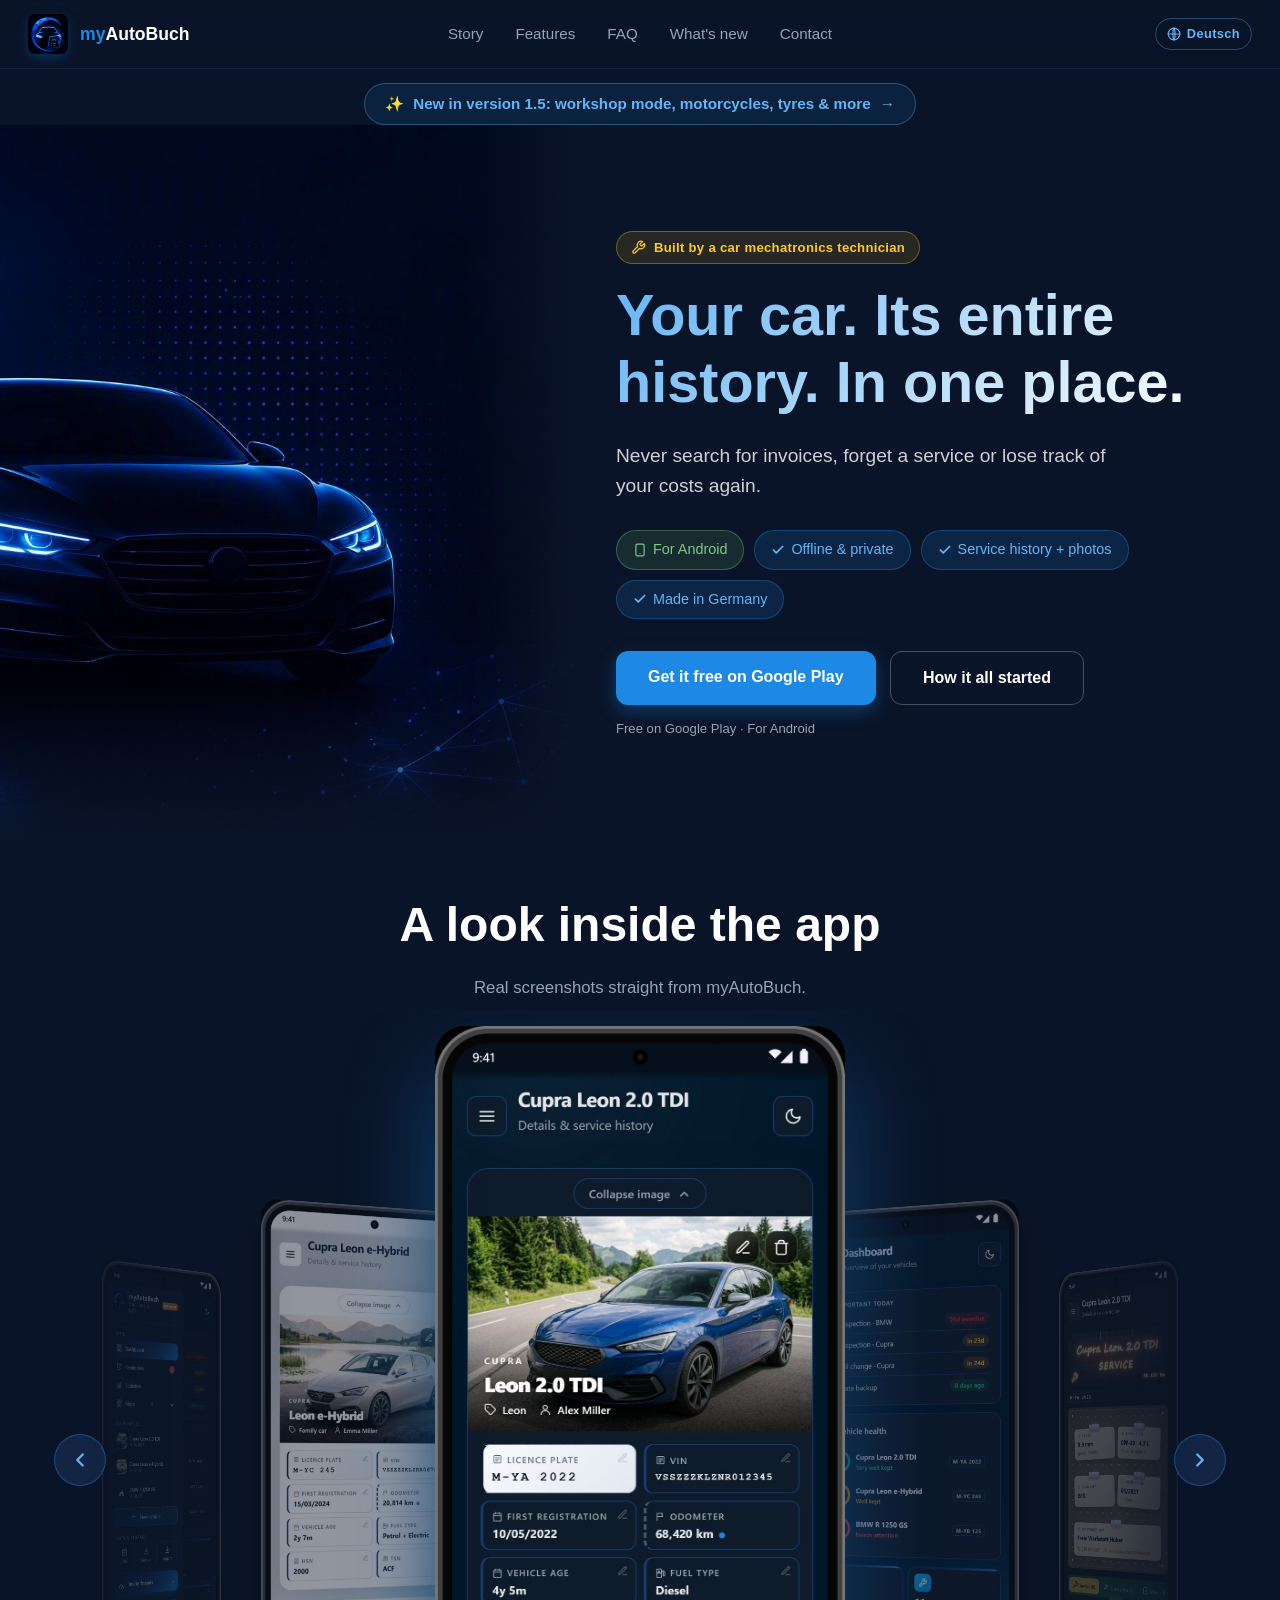
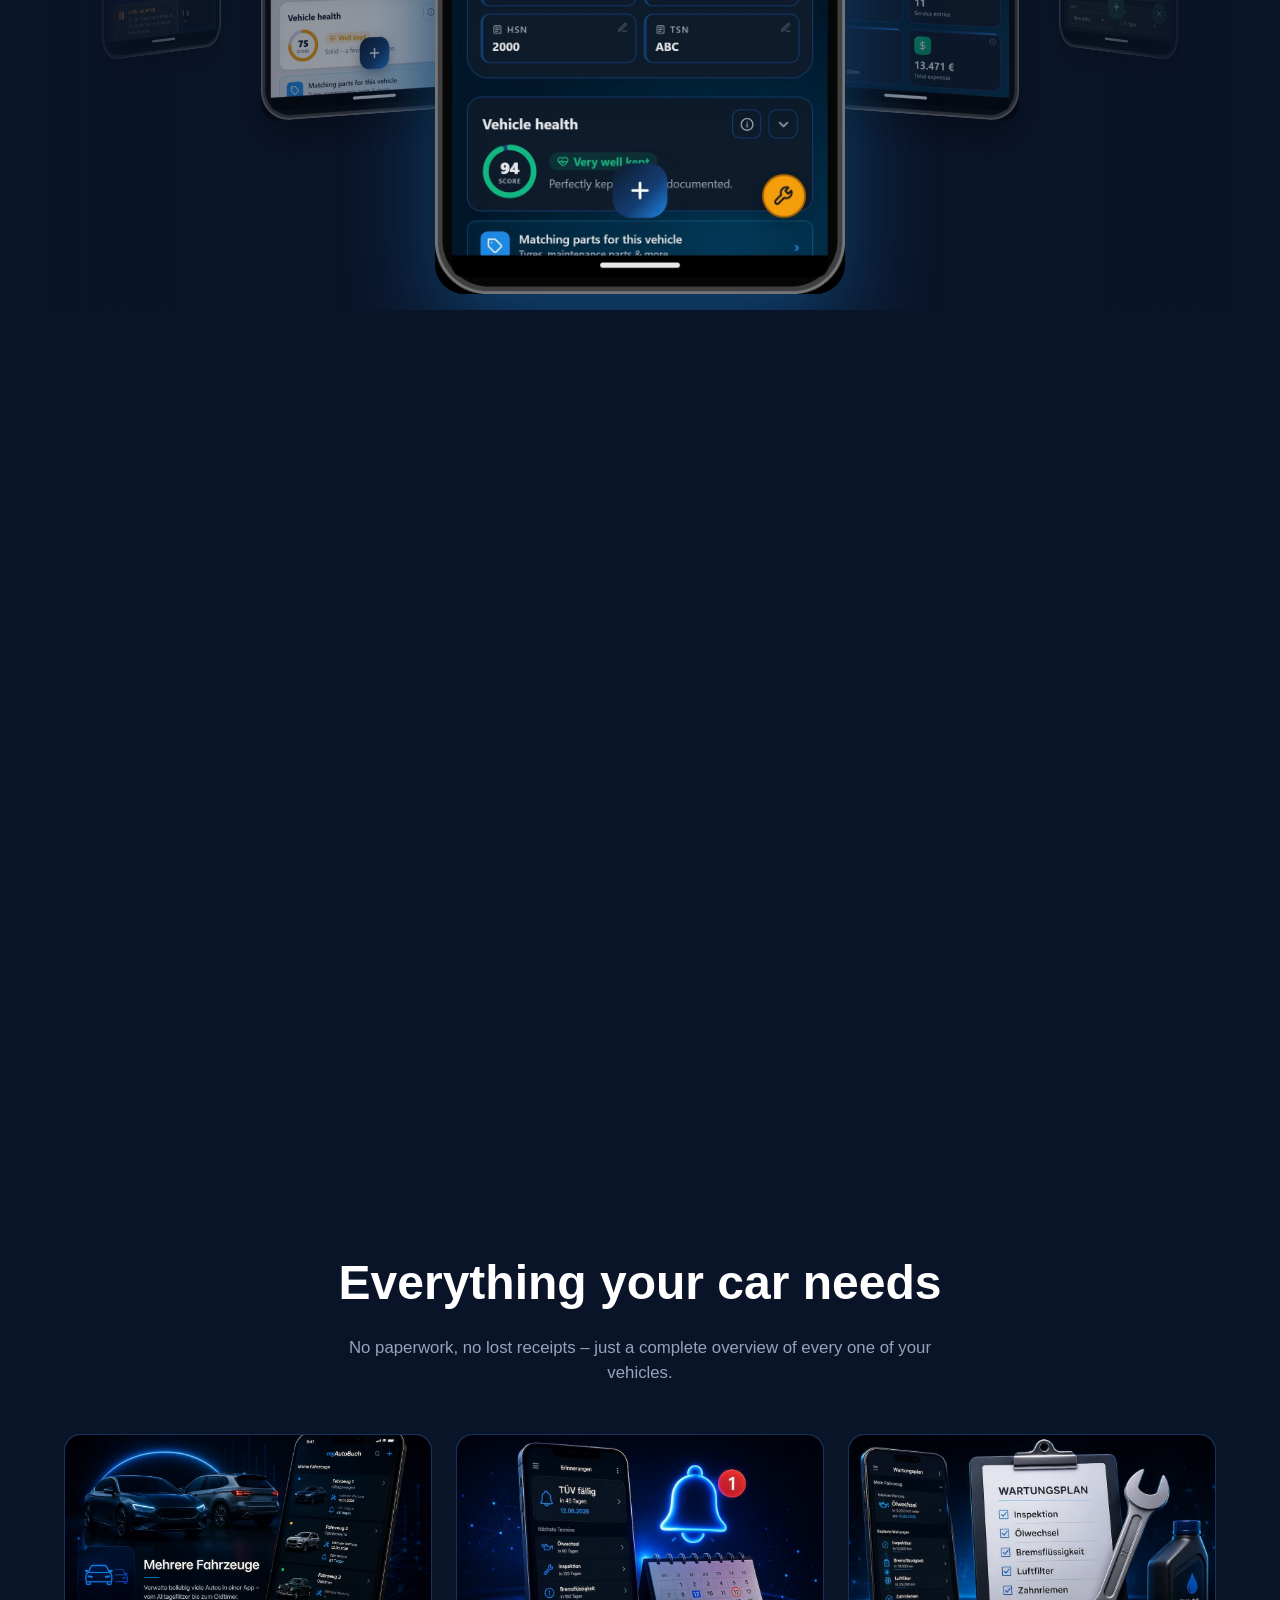
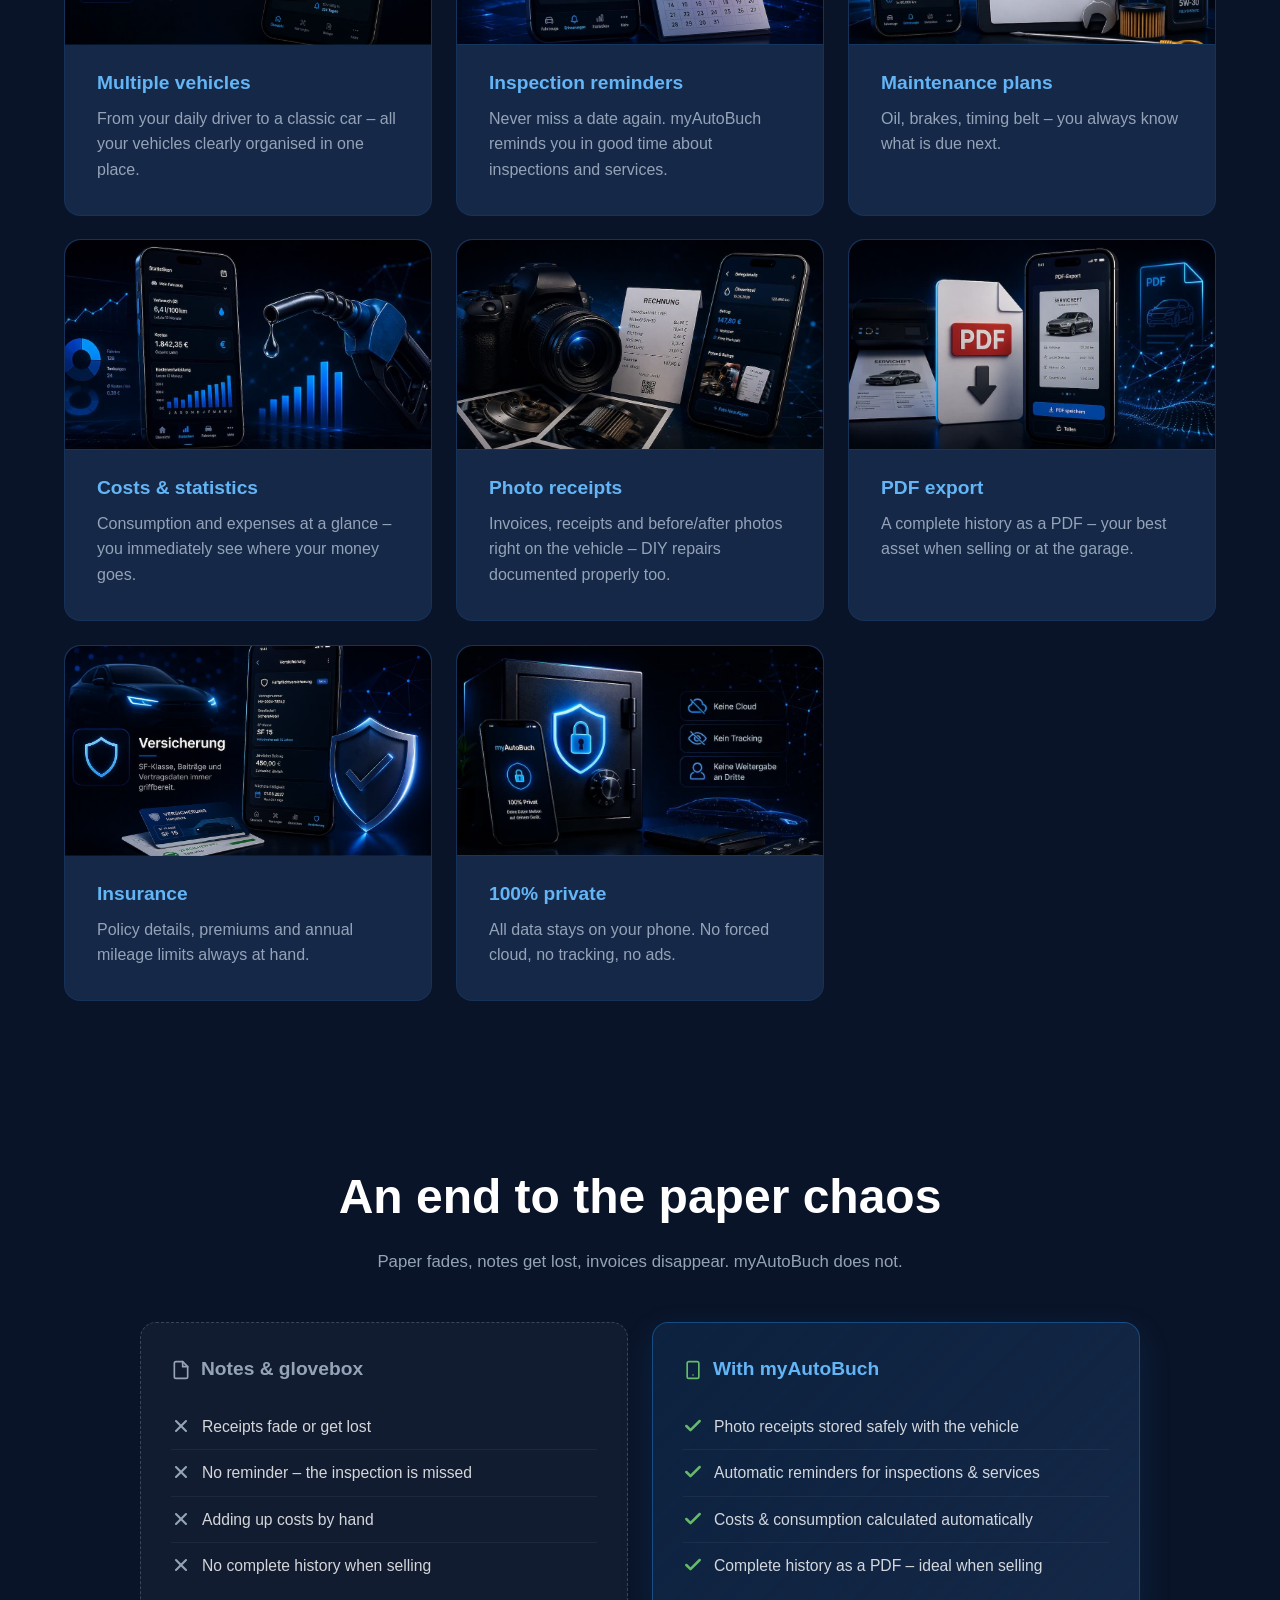
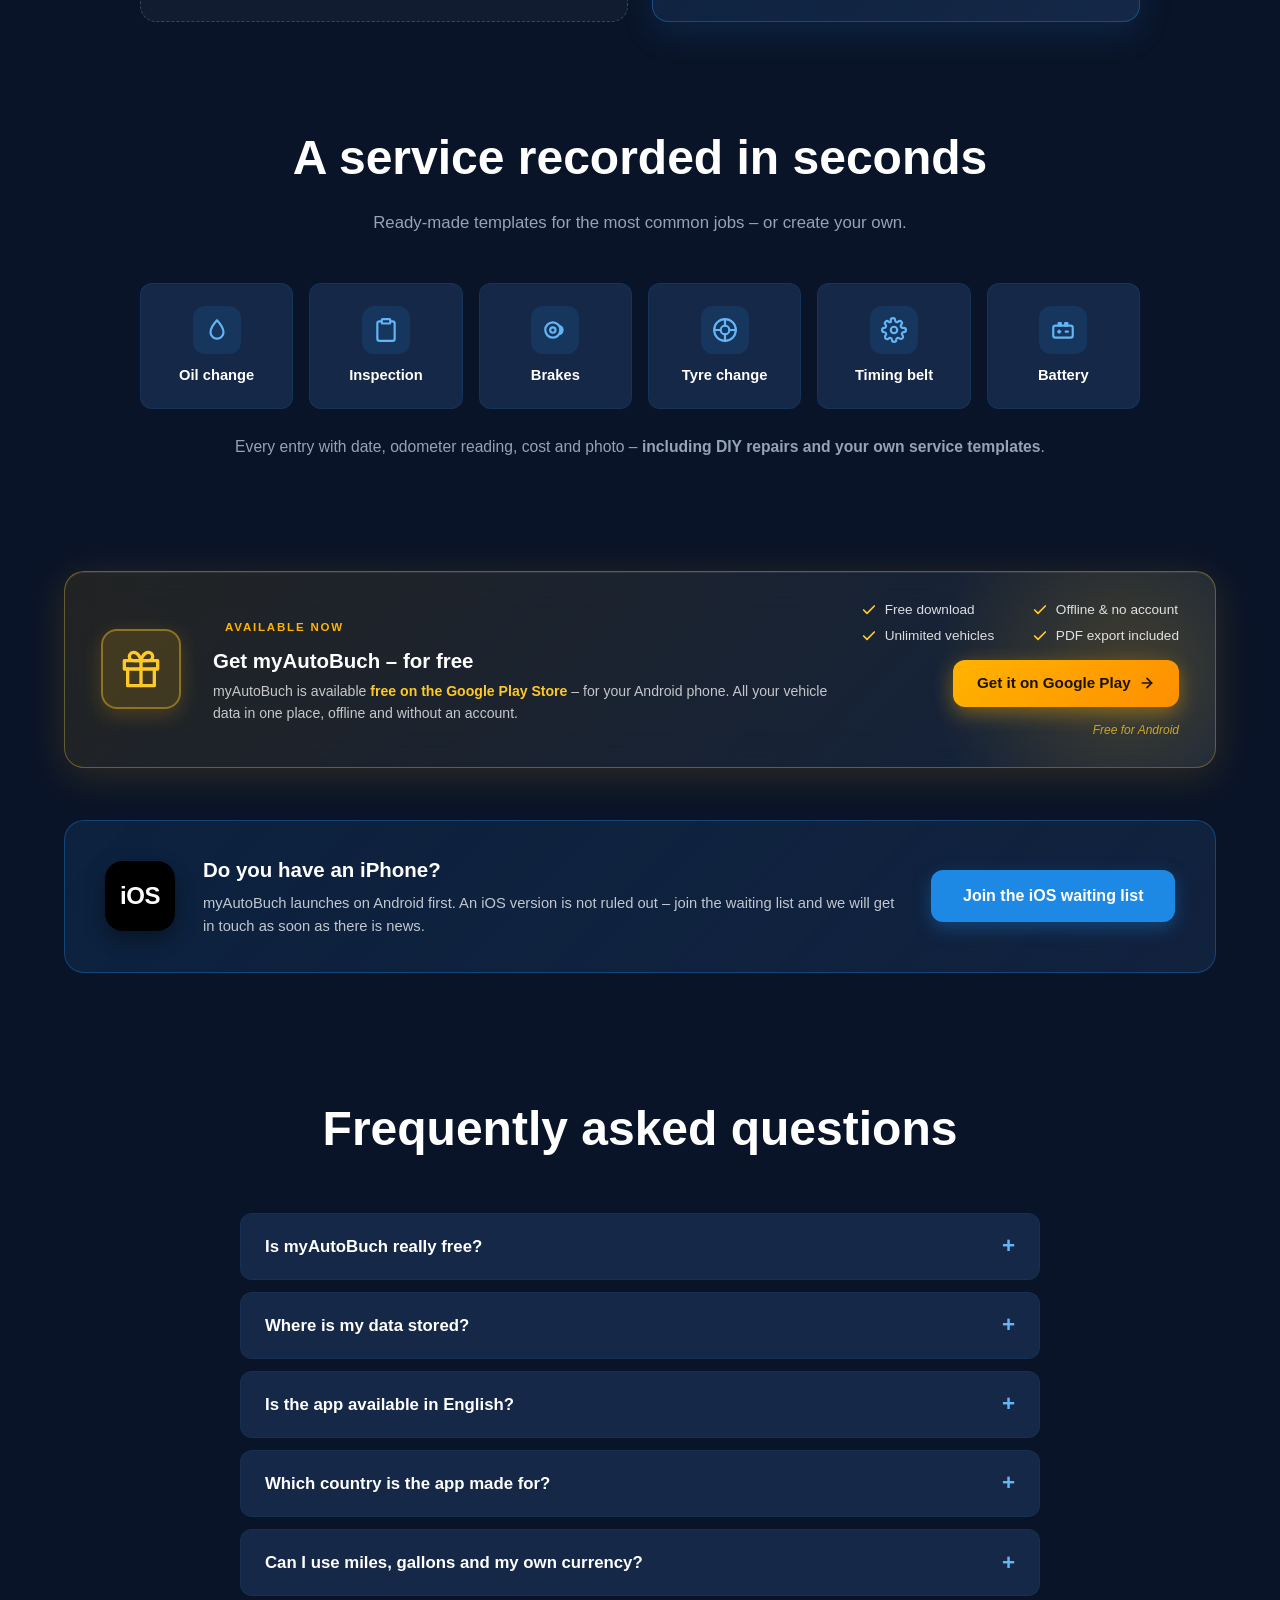
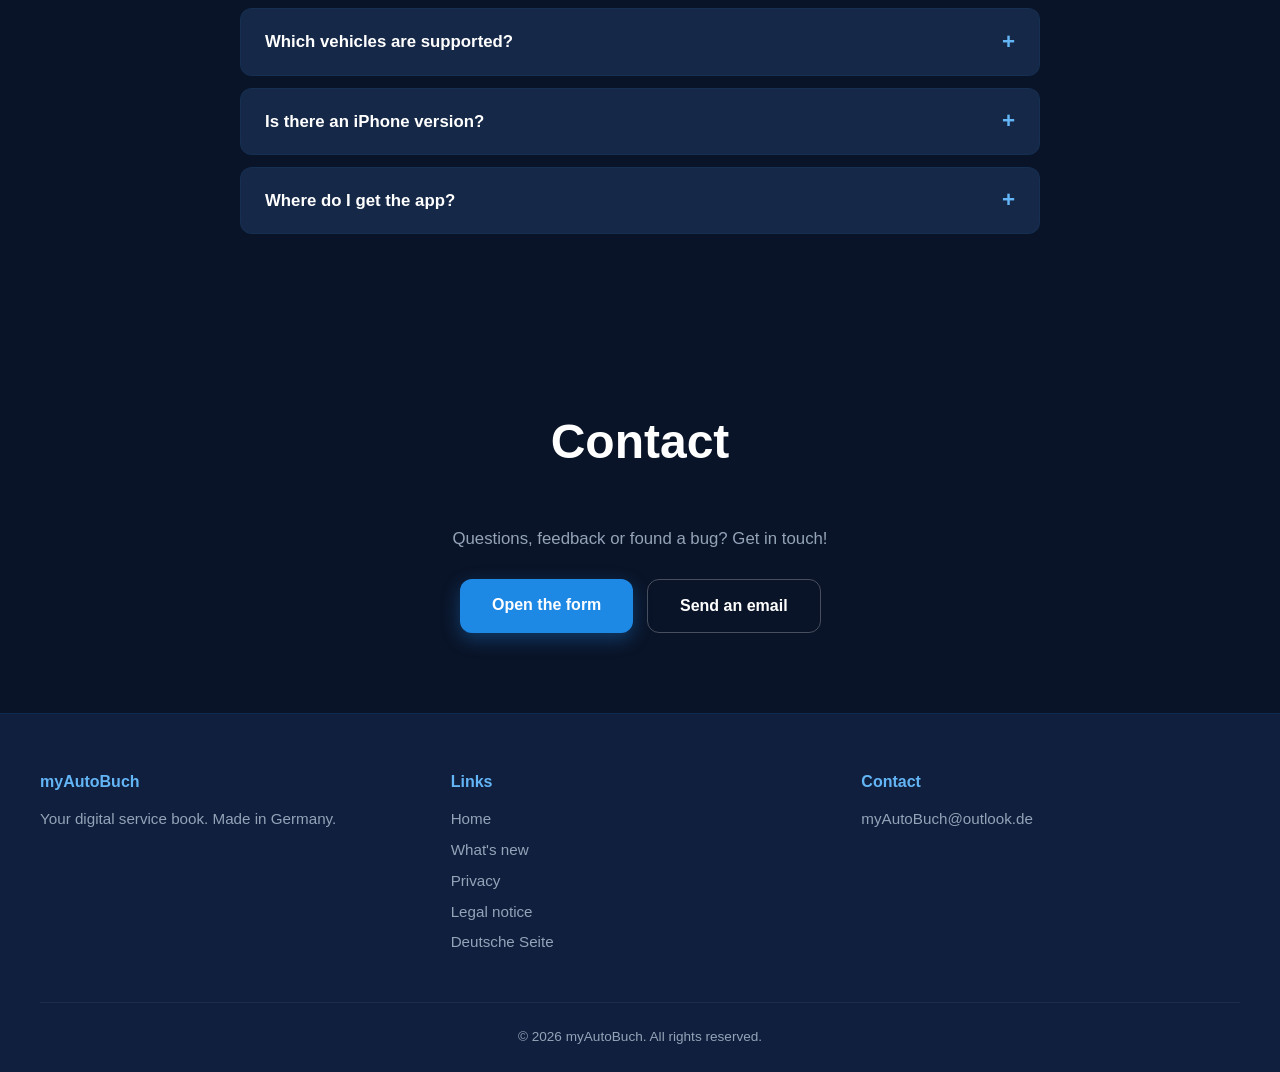
<file: en/index.html>
<!DOCTYPE html>
<html lang="en">
<head>
<meta charset="UTF-8">
<meta name="viewport" content="width=device-width,initial-scale=1.0">
<title>myAutoBuch – Digital Service Book App for Android | Inspection, Maintenance, Fuel</title>
<meta name="description" content="myAutoBuch is the digital service book for Android. Maintenance, inspection dates, fuel-ups, costs and receipts in one app. 100% offline, 100% private. Made in Germany.">
<meta property="og:site_name" content="myAutoBuch">
<meta property="og:type" content="website">
<meta property="og:title" content="myAutoBuch – Digital Service Book App for Android">
<meta property="og:description" content="Digital service book, inspection reminders, maintenance plans and fuel log in one app. All data stays offline on your phone. Made in Germany.">
<meta property="og:url" content="https://myautobuch.github.io/en/">
<meta property="og:image" content="https://myautobuch.github.io/assets/og-image.jpg">
<meta property="og:image:width" content="1200">
<meta property="og:image:height" content="630">
<meta property="og:image:alt" content="myAutoBuch – your digital service book">
<meta property="og:locale" content="en_GB">
<meta property="og:locale:alternate" content="de_DE">
<meta name="twitter:card" content="summary_large_image">
<meta name="twitter:title" content="myAutoBuch – Digital Service Book App for Android">
<meta name="twitter:description" content="Digital service book, inspection reminders, maintenance plans and fuel log in one app. All data stays offline on your phone. Made in Germany.">
<meta name="twitter:image" content="https://myautobuch.github.io/assets/og-image.jpg">
<meta name="twitter:image:alt" content="myAutoBuch – your digital service book">
<link rel="canonical" href="https://myautobuch.github.io/en/">
<link rel="alternate" hreflang="de" href="https://myautobuch.github.io/">
<link rel="alternate" hreflang="en" href="https://myautobuch.github.io/en/">
<link rel="alternate" hreflang="x-default" href="https://myautobuch.github.io/">
<link rel="icon" href="/favicon.ico">
<link rel="apple-touch-icon" sizes="180x180" href="/apple-touch-icon.png">
<link rel="icon" type="image/png" sizes="32x32" href="/favicon-32x32.png">
<link rel="icon" type="image/png" sizes="16x16" href="/favicon-16x16.png">
<link rel="manifest" href="/site.webmanifest">
<meta name="theme-color" content="#0A1428">
<link rel="stylesheet" href="../style.css">

<!-- Additional SEO meta tags -->
<meta name="keywords" content="digital service book, car maintenance app, vehicle log book, inspection reminder, maintenance schedule, fuel log, car app, myAutoBuch, Android app, service history app">
<meta name="author" content="myAutoBuch">
<meta name="robots" content="index, follow, max-image-preview:large">
<meta name="googlebot" content="index, follow">
<meta name="language" content="English">
<meta name="revisit-after" content="7 days">
<meta name="rating" content="general">
<meta name="twitter:site" content="@myautobuch">
<meta name="twitter:creator" content="@myautobuch">

<!-- Structured Data / JSON-LD: MobileApplication -->
<script type="application/ld+json">
{
  "@context": "https://schema.org",
  "@type": "MobileApplication",
  "name": "myAutoBuch",
  "operatingSystem": "ANDROID",
  "applicationCategory": "AutoAndVehicles",
  "applicationSubCategory": "Digital service book",
  "description": "myAutoBuch is your digital service book for Android. Manage maintenance, inspection dates, fuel-ups, costs and receipts - 100 percent offline, 100 percent private, Made in Germany.",
  "url": "https://myautobuch.github.io/en/",
  "image": "https://myautobuch.github.io/assets/og-image.jpg",
  "inLanguage": "en",
  "author": {
    "@type": "Organization",
    "name": "myAutoBuch",
    "email": "myAutoBuch@outlook.de",
    "url": "https://myautobuch.github.io/"
  },
  "offers": {
    "@type": "Offer",
    "price": "0",
    "priceCurrency": "EUR",
    "availability": "https://schema.org/InStock"
  },
  "featureList": [
    "Manage multiple vehicles",
    "Inspection reminders",
    "Maintenance plans",
    "Statistics and reports",
    "Photo receipts",
    "PDF export",
    "Insurance details",
    "100 percent offline and private"
  ]
}
</script>
<!-- Structured Data / JSON-LD: Organization -->
<script type="application/ld+json">
{
  "@context": "https://schema.org",
  "@type": "Organization",
  "name": "myAutoBuch",
  "url": "https://myautobuch.github.io/",
  "logo": "https://myautobuch.github.io/assets/icon.png",
  "email": "myAutoBuch@outlook.de",
  "sameAs": [
    "https://www.facebook.com/myautobuch",
    "https://www.instagram.com/myautobuch",
    "https://twitter.com/myautobuch"
  ]
}
</script>
<!-- Structured Data / JSON-LD: Website -->
<script type="application/ld+json">
{
  "@context": "https://schema.org",
  "@type": "WebSite",
  "name": "myAutoBuch",
  "url": "https://myautobuch.github.io/en/",
  "inLanguage": "en"
}
</script>
<script type="application/ld+json">
{
  "@context": "https://schema.org",
  "@type": "FAQPage",
  "mainEntity": [
    {
      "@type": "Question",
      "name": "Is myAutoBuch really free?",
      "acceptedAnswer": {
        "@type": "Answer",
        "text": "The download stays free forever. Optional premium features will follow later, but the core of the app remains free."
      }
    },
    {
      "@type": "Question",
      "name": "Where is my data stored?",
      "acceptedAnswer": {
        "@type": "Answer",
        "text": "All data stays locally on your phone. There is no server and no account. An optional cloud backup will follow later as a premium feature."
      }
    },
    {
      "@type": "Question",
      "name": "Is the app available in English?",
      "acceptedAnswer": {
        "@type": "Answer",
        "text": "Yes. myAutoBuch is fully available in English. The app follows your device language by default and you can switch between English and German at any time under Profile."
      }
    },
    {
      "@type": "Question",
      "name": "Which country is the app made for?",
      "acceptedAnswer": {
        "@type": "Answer",
        "text": "myAutoBuch was originally built for Germany and includes some German-specific fields such as HSN/TSN codes, TUEV/HU inspection dates and no-claims classes for car insurance. Everything else - maintenance, fuel, costs, receipts and reminders - works anywhere. Units, currency and date format are freely configurable."
      }
    },
    {
      "@type": "Question",
      "name": "Which vehicles are supported?",
      "acceptedAnswer": {
        "@type": "Answer",
        "text": "Currently cars only. Motorcycles, motorhomes and trucks will follow in later versions."
      }
    },
    {
      "@type": "Question",
      "name": "Is there an iPhone version?",
      "acceptedAnswer": {
        "@type": "Answer",
        "text": "myAutoBuch launches on Android first. An iOS version is not ruled out - join the waiting list to be notified."
      }
    },
    {
      "@type": "Question",
      "name": "Where do I get the app?",
      "acceptedAnswer": {
        "@type": "Answer",
        "text": "myAutoBuch is available for free on the Google Play Store. Just search for myAutoBuch or use the download button on this page."
      }
    }
  ]
}
</script>
</head>
<body>

<style>
  /* Language switch (added with the English version) */
  .lang-switch{display:inline-flex;align-items:center;gap:6px;padding:5px 11px;border:1px solid rgba(100,181,246,.35);border-radius:999px;color:var(--color-primary-light);font-weight:700;font-size:.8rem;text-decoration:none;letter-spacing:.03em;white-space:nowrap}
  .lang-switch:hover{background:rgba(30,136,229,.14)}
  .lang-switch .ls-globe{width:14px;height:14px;flex-shrink:0}
  @media (max-width:600px){.lang-switch{padding:4px 9px;font-size:.72rem}}
</style>

<nav class="nav">
  <a href="index.html" class="nav-brand">
    <div class="nav-logo" aria-label="myAutoBuch logo"></div>
    <span><span style="color:var(--color-primary);">my</span>AutoBuch</span>
  </a>
  <ul class="nav-links">
    <li><a href="index.html#story">Story</a></li>
    <li><a href="index.html#features">Features</a></li>
    <li><a href="index.html#faq">FAQ</a></li>
    <li><a href="changelog.html">What's new</a></li>
    <li><a href="index.html#contact">Contact</a></li>
  </ul>
  <div class="nav-spacer">
    <a href="../index.html" class="lang-switch" hreflang="de" aria-label="Diese Seite auf Deutsch anzeigen">
      <svg class="ls-globe" viewBox="0 0 24 24" fill="none" stroke="currentColor" stroke-width="2" stroke-linecap="round" stroke-linejoin="round" aria-hidden="true"><circle cx="12" cy="12" r="10"/><path d="M2 12h20M12 2c2.5 3 2.5 17 0 20M12 2c-2.5 3-2.5 17 0 20"/></svg>
      Deutsch
    </a>
  </div>
</nav>

<!-- Update notice: links to the changelog page -->
<style>
  .update-banner{display:inline-flex;align-items:center;gap:9px;justify-content:center;text-align:left;padding:10px 20px;background:rgba(30,136,229,.12);border:1px solid rgba(100,181,246,.35);border-radius:999px;color:var(--color-primary-light);font-weight:600;font-size:.95rem;line-height:1.3;text-decoration:none}
  .update-banner .ub-ico,.update-banner .ub-arrow{flex-shrink:0}
  .update-banner .ub-arrow{font-weight:700}
  @media (max-width:600px){
    .update-banner{gap:7px;padding:7px 14px;font-size:.8rem;border-radius:12px}
  }
</style>
<div style="padding:14px 16px 0;display:flex;justify-content:center">
  <a href="changelog.html" class="update-banner">
    <span class="ub-ico" aria-hidden="true">✨</span>
    <span>New in version 1.5: workshop mode, motorcycles, tyres &amp; more</span>
    <span class="ub-arrow" aria-hidden="true">→</span>
  </a>
</div>

<!-- 1) HERO -->
<section class="hero">
  <div class="hero-image" role="img" aria-label="myAutoBuch – your digital service book"></div>
  <div class="hero-content">
    <span class="hero-eyebrow">
      <svg viewBox="0 0 24 24" fill="none" stroke="currentColor" stroke-width="2" stroke-linecap="round" stroke-linejoin="round"><path d="M14.7 6.3a1 1 0 0 0 0 1.4l1.6 1.6a1 1 0 0 0 1.4 0l3.77-3.77a6 6 0 0 1-7.94 7.94l-6.91 6.91a2.12 2.12 0 0 1-3-3l6.91-6.91a6 6 0 0 1 7.94-7.94l-3.76 3.76z"/></svg>
      Built by a car mechatronics technician
    </span>
    <h1>Your car. Its entire history. In one place.</h1>
    <p class="hero-subtitle">Never search for invoices, forget a service or lose track of your costs again.</p>
    <div class="hero-usps">
      <span class="pill pill-android"><svg viewBox="0 0 24 24" width="14" height="14" fill="none" stroke="currentColor" stroke-width="2" stroke-linecap="round" stroke-linejoin="round"><rect x="5" y="2" width="14" height="20" rx="2" ry="2"/><line x1="12" y1="18" x2="12" y2="18"/></svg> For Android</span>
      <span class="pill"><svg viewBox="0 0 24 24" width="14" height="14" fill="none" stroke="currentColor" stroke-width="3" stroke-linecap="round" stroke-linejoin="round"><polyline points="20 6 9 17 4 12"/></svg> Offline &amp; private</span>
      <span class="pill"><svg viewBox="0 0 24 24" width="14" height="14" fill="none" stroke="currentColor" stroke-width="3" stroke-linecap="round" stroke-linejoin="round"><polyline points="20 6 9 17 4 12"/></svg> Service history + photos</span>
      <span class="pill"><svg viewBox="0 0 24 24" width="14" height="14" fill="none" stroke="currentColor" stroke-width="3" stroke-linecap="round" stroke-linejoin="round"><polyline points="20 6 9 17 4 12"/></svg> Made in Germany</span>
    </div>
    <div class="hero-buttons">
      <a href="https://play.google.com/store/apps/details?id=de.myautobuch.app" class="btn btn-primary">Get it free on Google Play</a>
      <a href="#story" class="btn btn-secondary">How it all started</a>
    </div>
    <p class="hero-note">Free on Google Play · For Android</p>
  </div>
</section>

<!-- 2) SCREENSHOT CAROUSEL -->
<section id="screenshots" class="screens-head">
  <h2 class="reveal">A look inside the app</h2>
  <p class="lead reveal" data-d="1">Real screenshots straight from myAutoBuch.</p>
</section>

<div class="carousel3d" id="carousel3d" aria-label="Screenshot gallery of myAutoBuch">
  <button class="carousel3d-nav prev" id="c3dPrev" aria-label="Previous screenshot">
    <svg viewBox="0 0 24 24" fill="none" stroke="currentColor" stroke-width="2.5" stroke-linecap="round" stroke-linejoin="round"><polyline points="15 18 9 12 15 6"/></svg>
  </button>
  <div class="carousel3d-stage" id="c3dStage">
    <figure class="c3d-item" data-title="Everything about your car" data-text="Photo, plate, VIN and odometer always at hand.">
      <img src="../assets/en/screenshot-1.jpg?v=1.5b" alt="Vehicle detail view with photo, registration, VIN and odometer" loading="lazy" width="900" height="1905">
    </figure>
    <figure class="c3d-item" data-title="Your cockpit" data-text="All vehicles, health and costs at a glance.">
      <img src="../assets/en/screenshot-2.jpg?v=1.5b" alt="Dashboard with vehicle health, dates and costs" loading="lazy" width="900" height="1905">
    </figure>
    <figure class="c3d-item" data-title="New: workshop mode" data-text="Tyres, oil, fluids and your garage in one place.">
      <img src="../assets/en/screenshot-3.jpg?v=1.5b" alt="Workshop mode with neon sign and tool wall" loading="lazy" width="900" height="1905">
    </figure>
    <figure class="c3d-item" data-title="Tyre manager" data-text="Measure tread, wear and remaining distance per wheel.">
      <img src="../assets/en/screenshot-4.jpg?v=1.5b" alt="Tyre manager with tread depth per wheel and wear forecast" loading="lazy" width="900" height="1905">
    </figure>
    <figure class="c3d-item" data-title="Spare parts" data-text="Part numbers, prices and sources saved.">
      <img src="../assets/en/screenshot-5.jpg?v=1.5b" alt="Spare parts list with part numbers, prices and sources" loading="lazy" width="900" height="1905">
    </figure>
    <figure class="c3d-item" data-title="Maintenance plans" data-text="Intervals by time and distance – the app reminds you.">
      <img src="../assets/en/screenshot-6.jpg?v=1.5b" alt="Maintenance plans with intervals for oil change and inspection" loading="lazy" width="900" height="1905">
    </figure>
    <figure class="c3d-item" data-title="Never miss an inspection" data-text="All dates for all vehicles – overdue, due soon, on track.">
      <img src="../assets/en/screenshot-7.jpg?v=1.5b" alt="Reminders with overdue inspection, upcoming inspection and maintenance" loading="lazy" width="900" height="1905">
    </figure>
    <figure class="c3d-item" data-title="Service history" data-text="Services and repairs with costs, mileage and receipts.">
      <img src="../assets/en/screenshot-8.jpg?v=1.5b" alt="Service history with inspections, oil changes and repairs" loading="lazy" width="900" height="1905">
    </figure>
    <figure class="c3d-item" data-title="Vehicle health" data-text="Transparent score from inspection, maintenance, odometer and records.">
      <img src="../assets/en/screenshot-9.jpg?v=1.5b" alt="Vehicle health score with breakdown and history" loading="lazy" width="900" height="1905">
    </figure>
    <figure class="c3d-item" data-title="Fuel &amp; consumption" data-text="Every fill-up with consumption and distance.">
      <img src="../assets/en/screenshot-10.jpg?v=1.5b" alt="Fuel history with consumption per fill-up" loading="lazy" width="900" height="1905">
    </figure>
    <figure class="c3d-item" data-title="Costs under control" data-text="Costs by category and cost per 100 km.">
      <img src="../assets/en/screenshot-11.jpg?v=1.5b" alt="Statistics with costs by category and cost per 100 km" loading="lazy" width="900" height="1905">
    </figure>
    <figure class="c3d-item" data-title="Every euro broken down" data-text="Service types and other costs in detail.">
      <img src="../assets/en/screenshot-12.jpg?v=1.5b" alt="Expanded cost categories with service types and other costs" loading="lazy" width="900" height="1905">
    </figure>
    <figure class="c3d-item" data-title="Fuel analysis" data-text="Avg price, consumption, CO₂ and monthly fuel costs.">
      <img src="../assets/en/screenshot-13.jpg?v=1.5b" alt="Fuel analysis with average price, consumption, CO₂ and monthly costs" loading="lazy" width="900" height="1905">
    </figure>
    <figure class="c3d-item" data-title="Prices &amp; stations" data-text="Price per litre history and your cheapest stations.">
      <img src="../assets/en/screenshot-14.jpg?v=1.5b" alt="Price per litre history and fuel station ranking" loading="lazy" width="900" height="1905">
    </figure>
    <figure class="c3d-item" data-title="Mileage" data-text="Keep an eye on your insured annual mileage.">
      <img src="../assets/en/screenshot-15.jpg?v=1.5b" alt="Mileage with insured annual mileage and monthly chart" loading="lazy" width="900" height="1905">
    </figure>
    <figure class="c3d-item" data-title="Vehicle value forecast" data-text="Keep or replace? An honest assessment.">
      <img src="../assets/en/screenshot-16.jpg?v=1.5b" alt="Vehicle value forecast with repair costs per year" loading="lazy" width="900" height="1905">
    </figure>
    <figure class="c3d-item" data-title="Year in review" data-text="Your car year in numbers – ready to share.">
      <img src="../assets/en/screenshot-17.jpg?v=1.5b" alt="Year in review with total expenses and comparison to the previous year" loading="lazy" width="900" height="1905">
    </figure>
    <figure class="c3d-item" data-title="Multiple vehicles" data-text="Cars and motorcycles in one app.">
      <img src="../assets/en/screenshot-18.jpg?v=1.5b" alt="App menu with several vehicles and backup" loading="lazy" width="900" height="1905">
    </figure>
    <figure class="c3d-item" data-title="Light theme" data-text="Light or dark – your choice.">
      <img src="../assets/en/screenshot-19.jpg?v=1.5b" alt="Vehicle view in light theme" loading="lazy" width="900" height="1905">
    </figure>
  </div>
  <button class="carousel3d-nav next" id="c3dNext" aria-label="Next screenshot">
    <svg viewBox="0 0 24 24" fill="none" stroke="currentColor" stroke-width="2.5" stroke-linecap="round" stroke-linejoin="round"><polyline points="9 18 15 12 9 6"/></svg>
  </button>
</div>
<div class="carousel3d-caption reveal" id="c3dCaption">
  <h4>Everything about your vehicle</h4>
  <p>Registration, VIN and odometer always at hand.</p>
</div>

<!-- 3) WHY I BUILT THIS APP -->
<section id="story" class="warum-section">
  <div class="warum-grid">
    <div class="warum-visual reveal">
      <img src="../assets/warum-visual.jpg" alt="Car mechatronics technician working on his own vehicle in his garage">
      <div class="warum-visual-label">
        <strong>Your car. Your control.</strong>
        <span>Everything documented, nothing forgotten.</span>
      </div>
    </div>
    <div class="warum-text reveal" data-d="1">
      <span class="warum-eyebrow">Why myAutoBuch?</span>
      <h2>Built by a car mechatronics technician.</h2>
      <p>Have you ever tried to find your car's last oil change – not the date, but the <strong>receipt</strong>? That is exactly where my problem started.</p>
      <blockquote>The problem was never the work on the car. The problem was finding the information again.</blockquote>
      <p>Invoices here, photos there, service data somewhere else – and then the missed inspection. myAutoBuch brings all of that together: <strong>clean, offline and without a subscription trap.</strong></p>
    </div>
  </div>
</section>

<!-- 4) FEATURES -->
<section id="features">
  <h2 class="reveal">Everything your car needs</h2>
  <p class="lead reveal" data-d="1">No paperwork, no lost receipts – just a complete overview of every one of your vehicles.</p>
  <div class="features-grid">
    <div class="feature-card reveal" data-d="1">
      <div class="feature-icon"><svg viewBox="0 0 24 24" fill="none" stroke="currentColor" stroke-width="2" stroke-linecap="round" stroke-linejoin="round"><path d="M14 16H9m10 0h3v-3.15a1 1 0 0 0-.84-.99L16 11l-2.7-3.6a1 1 0 0 0-.8-.4H5.24a2 2 0 0 0-1.8 1.1l-.8 1.63A6 6 0 0 0 2 12.42V16h2"/><circle cx="6.5" cy="16.5" r="2.5"/><circle cx="16.5" cy="16.5" r="2.5"/></svg></div>
      <h3>Multiple vehicles</h3>
      <p>From your daily driver to a classic car – all your vehicles clearly organised in one place.</p>
    </div>
    <div class="feature-card reveal" data-d="2">
      <div class="feature-icon"><svg viewBox="0 0 24 24" fill="none" stroke="currentColor" stroke-width="2" stroke-linecap="round" stroke-linejoin="round"><path d="M18 8A6 6 0 0 0 6 8c0 7-3 9-3 9h18s-3-2-3-9"/><path d="M13.73 21a2 2 0 0 1-3.46 0"/></svg></div>
      <h3>Inspection reminders</h3>
      <p>Never miss a date again. myAutoBuch reminds you in good time about inspections and services.</p>
    </div>
    <div class="feature-card reveal" data-d="3">
      <div class="feature-icon"><svg viewBox="0 0 24 24" fill="none" stroke="currentColor" stroke-width="2" stroke-linecap="round" stroke-linejoin="round"><path d="M14.7 6.3a1 1 0 0 0 0 1.4l1.6 1.6a1 1 0 0 0 1.4 0l3.77-3.77a6 6 0 0 1-7.94 7.94l-6.91 6.91a2.12 2.12 0 0 1-3-3l6.91-6.91a6 6 0 0 1 7.94-7.94l-3.76 3.76z"/></svg></div>
      <h3>Maintenance plans</h3>
      <p>Oil, brakes, timing belt – you always know what is due next.</p>
    </div>
    <div class="feature-card reveal" data-d="4">
      <div class="feature-icon"><svg viewBox="0 0 24 24" fill="none" stroke="currentColor" stroke-width="2" stroke-linecap="round" stroke-linejoin="round"><line x1="12" y1="20" x2="12" y2="10"/><line x1="18" y1="20" x2="18" y2="4"/><line x1="6" y1="20" x2="6" y2="16"/></svg></div>
      <h3>Costs &amp; statistics</h3>
      <p>Consumption and expenses at a glance – you immediately see where your money goes.</p>
    </div>
    <div class="feature-card reveal" data-d="5">
      <div class="feature-icon"><svg viewBox="0 0 24 24" fill="none" stroke="currentColor" stroke-width="2" stroke-linecap="round" stroke-linejoin="round"><path d="M23 19a2 2 0 0 1-2 2H3a2 2 0 0 1-2-2V8a2 2 0 0 1 2-2h4l2-3h6l2 3h4a2 2 0 0 1 2 2z"/><circle cx="12" cy="13" r="4"/></svg></div>
      <h3>Photo receipts</h3>
      <p>Invoices, receipts and before/after photos right on the vehicle – DIY repairs documented properly too.</p>
    </div>
    <div class="feature-card reveal" data-d="6">
      <div class="feature-icon"><svg viewBox="0 0 24 24" fill="none" stroke="currentColor" stroke-width="2" stroke-linecap="round" stroke-linejoin="round"><path d="M14 2H6a2 2 0 0 0-2 2v16a2 2 0 0 0 2 2h12a2 2 0 0 0 2-2V8z"/><polyline points="14 2 14 8 20 8"/><line x1="16" y1="13" x2="8" y2="13"/><line x1="16" y1="17" x2="8" y2="17"/></svg></div>
      <h3>PDF export</h3>
      <p>A complete history as a PDF – your best asset when selling or at the garage.</p>
    </div>
    <div class="feature-card reveal" data-d="7">
      <div class="feature-icon"><svg viewBox="0 0 24 24" fill="none" stroke="currentColor" stroke-width="2" stroke-linecap="round" stroke-linejoin="round"><path d="M12 22s8-4 8-10V5l-8-3-8 3v7c0 6 8 10 8 10z"/></svg></div>
      <h3>Insurance</h3>
      <p>Policy details, premiums and annual mileage limits always at hand.</p>
    </div>
    <div class="feature-card reveal" data-d="8">
      <div class="feature-icon"><svg viewBox="0 0 24 24" fill="none" stroke="currentColor" stroke-width="2" stroke-linecap="round" stroke-linejoin="round"><rect x="3" y="11" width="18" height="11" rx="2" ry="2"/><path d="M7 11V7a5 5 0 0 1 10 0v4"/></svg></div>
      <h3>100% private</h3>
      <p>All data stays on your phone. No forced cloud, no tracking, no ads.</p>
    </div>
  </div>
</section>

<!-- 4b) COMPARISON -->
<section id="comparison">
  <h2 class="reveal">An end to the paper chaos</h2>
  <p class="lead reveal" data-d="1">Paper fades, notes get lost, invoices disappear. myAutoBuch does not.</p>
  <div class="compare-grid">
    <div class="compare-col is-old reveal" data-d="1">
      <h3>
        <svg class="compare-ico" viewBox="0 0 24 24" fill="none" stroke="currentColor" stroke-width="2" stroke-linecap="round" stroke-linejoin="round"><path d="M14 2H6a2 2 0 0 0-2 2v16a2 2 0 0 0 2 2h12a2 2 0 0 0 2-2V8z"/><polyline points="14 2 14 8 20 8"/></svg>
        Notes &amp; glovebox
      </h3>
      <ul class="compare-list">
        <li><svg class="compare-ico" viewBox="0 0 24 24" fill="none" stroke="currentColor" stroke-width="2.5" stroke-linecap="round" stroke-linejoin="round"><line x1="18" y1="6" x2="6" y2="18"/><line x1="6" y1="6" x2="18" y2="18"/></svg> Receipts fade or get lost</li>
        <li><svg class="compare-ico" viewBox="0 0 24 24" fill="none" stroke="currentColor" stroke-width="2.5" stroke-linecap="round" stroke-linejoin="round"><line x1="18" y1="6" x2="6" y2="18"/><line x1="6" y1="6" x2="18" y2="18"/></svg> No reminder – the inspection is missed</li>
        <li><svg class="compare-ico" viewBox="0 0 24 24" fill="none" stroke="currentColor" stroke-width="2.5" stroke-linecap="round" stroke-linejoin="round"><line x1="18" y1="6" x2="6" y2="18"/><line x1="6" y1="6" x2="18" y2="18"/></svg> Adding up costs by hand</li>
        <li><svg class="compare-ico" viewBox="0 0 24 24" fill="none" stroke="currentColor" stroke-width="2.5" stroke-linecap="round" stroke-linejoin="round"><line x1="18" y1="6" x2="6" y2="18"/><line x1="6" y1="6" x2="18" y2="18"/></svg> No complete history when selling</li>
      </ul>
    </div>
    <div class="compare-col is-new reveal" data-d="2">
      <h3>
        <svg class="compare-ico" viewBox="0 0 24 24" fill="none" stroke="currentColor" stroke-width="2" stroke-linecap="round" stroke-linejoin="round"><rect x="5" y="2" width="14" height="20" rx="2" ry="2"/><line x1="12" y1="18" x2="12" y2="18"/></svg>
        With myAutoBuch
      </h3>
      <ul class="compare-list">
        <li><svg class="compare-ico" viewBox="0 0 24 24" fill="none" stroke="currentColor" stroke-width="3" stroke-linecap="round" stroke-linejoin="round"><polyline points="20 6 9 17 4 12"/></svg> Photo receipts stored safely with the vehicle</li>
        <li><svg class="compare-ico" viewBox="0 0 24 24" fill="none" stroke="currentColor" stroke-width="3" stroke-linecap="round" stroke-linejoin="round"><polyline points="20 6 9 17 4 12"/></svg> Automatic reminders for inspections &amp; services</li>
        <li><svg class="compare-ico" viewBox="0 0 24 24" fill="none" stroke="currentColor" stroke-width="3" stroke-linecap="round" stroke-linejoin="round"><polyline points="20 6 9 17 4 12"/></svg> Costs &amp; consumption calculated automatically</li>
        <li><svg class="compare-ico" viewBox="0 0 24 24" fill="none" stroke="currentColor" stroke-width="3" stroke-linecap="round" stroke-linejoin="round"><polyline points="20 6 9 17 4 12"/></svg> Complete history as a PDF – ideal when selling</li>
      </ul>
    </div>
  </div>
</section>

<!-- 4c) SERVICE PRESETS -->
<section id="presets" style="padding-top:20px;">
  <h2 class="reveal">A service recorded in seconds</h2>
  <p class="lead reveal" data-d="1">Ready-made templates for the most common jobs – or create your own.</p>
  <div class="presets-wrap">
    <div class="presets-grid">
      <div class="preset-chip reveal" data-d="1">
        <div class="preset-ico"><svg viewBox="0 0 24 24" stroke-width="2" stroke-linecap="round" stroke-linejoin="round"><path d="M12 3s6 6.5 6 11a6 6 0 0 1-12 0c0-4.5 6-11 6-11z"/></svg></div>
        <span>Oil change</span>
      </div>
      <div class="preset-chip reveal" data-d="2">
        <div class="preset-ico"><svg viewBox="0 0 24 24" stroke-width="2" stroke-linecap="round" stroke-linejoin="round"><path d="M16 4h2a2 2 0 0 1 2 2v14a2 2 0 0 1-2 2H6a2 2 0 0 1-2-2V6a2 2 0 0 1 2-2h2"/><rect x="8" y="2" width="8" height="4" rx="1"/></svg></div>
        <span>Inspection</span>
      </div>
      <div class="preset-chip reveal" data-d="3">
        <div class="preset-ico"><svg viewBox="0 0 24 24" stroke-width="2" stroke-linecap="round" stroke-linejoin="round"><circle cx="10" cy="12" r="7"/><circle cx="10" cy="12" r="2.5"/><path d="M17 8.5a4 4 0 0 1 0 7z"/></svg></div>
        <span>Brakes</span>
      </div>
      <div class="preset-chip reveal" data-d="4">
        <div class="preset-ico"><svg viewBox="0 0 24 24" stroke-width="2" stroke-linecap="round" stroke-linejoin="round"><circle cx="12" cy="12" r="10"/><circle cx="12" cy="12" r="4"/><line x1="12" y1="2" x2="12" y2="8"/><line x1="12" y1="16" x2="12" y2="22"/><line x1="2" y1="12" x2="8" y2="12"/><line x1="16" y1="12" x2="22" y2="12"/></svg></div>
        <span>Tyre change</span>
      </div>
      <div class="preset-chip reveal" data-d="5">
        <div class="preset-ico"><svg viewBox="0 0 24 24" stroke-width="2" stroke-linecap="round" stroke-linejoin="round"><circle cx="12" cy="12" r="3"/><path d="M19.4 15a1.65 1.65 0 0 0 .33 1.82l.06.06a2 2 0 1 1-2.83 2.83l-.06-.06a1.65 1.65 0 0 0-1.82-.33 1.65 1.65 0 0 0-1 1.51V21a2 2 0 1 1-4 0v-.09A1.65 1.65 0 0 0 9 19.4a1.65 1.65 0 0 0-1.82.33l-.06.06a2 2 0 1 1-2.83-2.83l.06-.06a1.65 1.65 0 0 0 .33-1.82 1.65 1.65 0 0 0-1.51-1H3a2 2 0 1 1 0-4h.09A1.65 1.65 0 0 0 4.6 9a1.65 1.65 0 0 0-.33-1.82l-.06-.06a2 2 0 1 1 2.83-2.83l.06.06a1.65 1.65 0 0 0 1.82.33h0A1.65 1.65 0 0 0 9 3.09V3a2 2 0 1 1 4 0v.09a1.65 1.65 0 0 0 1 1.51 1.65 1.65 0 0 0 1.82-.33l.06-.06a2 2 0 1 1 2.83 2.83l-.06.06a1.65 1.65 0 0 0-.33 1.82V9a1.65 1.65 0 0 0 1.51 1H21a2 2 0 1 1 0 4h-.09a1.65 1.65 0 0 0-1.51 1z"/></svg></div>
        <span>Timing belt</span>
      </div>
      <div class="preset-chip reveal" data-d="6">
        <div class="preset-ico"><svg viewBox="0 0 24 24" stroke-width="2" stroke-linecap="round" stroke-linejoin="round"><rect x="3" y="8" width="18" height="11" rx="2"/><path d="M8 8V5.5h2V8M14 8V5.5h2V8"/><path d="M7.5 13.5h2M8.5 12.5v2M14.5 13.5h2"/></svg></div>
        <span>Battery</span>
      </div>
    </div>
    <p class="presets-note reveal">Every entry with date, odometer reading, cost and photo – <strong>including DIY repairs and your own service templates</strong>.</p>
  </div>
</section>

<!-- 5) DOWNLOAD -->
<div class="beta-wrapper" id="download">
  <div class="beta-card reveal">
    <div class="beta-icon-large"><svg viewBox="0 0 24 24" fill="none" stroke="currentColor" stroke-width="2" stroke-linecap="round" stroke-linejoin="round"><polyline points="20 12 20 22 4 22 4 12"/><rect x="2" y="7" width="20" height="5"/><line x1="12" y1="22" x2="12" y2="7"/><path d="M12 7H7.5a2.5 2.5 0 0 1 0-5C11 2 12 7 12 7z"/><path d="M12 7h4.5a2.5 2.5 0 0 0 0-5C13 2 12 7 12 7z"/></svg></div>
    <div class="beta-content">
      <span class="beta-badge">Available now</span>
      <h2>Get myAutoBuch – for free</h2>
      <p>myAutoBuch is available <strong style="color:#FFCA28;">free on the Google Play Store</strong> – for your Android phone. All your vehicle data in one place, offline and without an account.</p>
    </div>
    <div class="beta-actions">
      <div class="beta-perks">
        <span class="beta-perk"><svg class="beta-perk-icon" viewBox="0 0 24 24" fill="none" stroke="currentColor" stroke-width="2.5" stroke-linecap="round" stroke-linejoin="round"><polyline points="20 6 9 17 4 12"/></svg> Free download</span>
        <span class="beta-perk"><svg class="beta-perk-icon" viewBox="0 0 24 24" fill="none" stroke="currentColor" stroke-width="2.5" stroke-linecap="round" stroke-linejoin="round"><polyline points="20 6 9 17 4 12"/></svg> Offline &amp; no account</span>
        <span class="beta-perk"><svg class="beta-perk-icon" viewBox="0 0 24 24" fill="none" stroke="currentColor" stroke-width="2.5" stroke-linecap="round" stroke-linejoin="round"><polyline points="20 6 9 17 4 12"/></svg> Unlimited vehicles</span>
        <span class="beta-perk"><svg class="beta-perk-icon" viewBox="0 0 24 24" fill="none" stroke="currentColor" stroke-width="2.5" stroke-linecap="round" stroke-linejoin="round"><polyline points="20 6 9 17 4 12"/></svg> PDF export included</span>
      </div>
      <a href="https://play.google.com/store/apps/details?id=de.myautobuch.app" class="btn-gold">Get it on Google Play <svg viewBox="0 0 24 24" fill="none" stroke="currentColor" stroke-width="2.5" stroke-linecap="round" stroke-linejoin="round"><line x1="5" y1="12" x2="19" y2="12"/><polyline points="12 5 19 12 12 19"/></svg></a>
      <p class="beta-note">Free for Android</p>
    </div>
  </div>
</div>

<!-- 5b) iOS WAITING LIST -->
<div class="ios-wrapper" id="ios">
  <div class="ios-card reveal">
    <div class="ios-badge">iOS</div>
    <div class="ios-text">
      <h2>Do you have an iPhone?</h2>
      <p>myAutoBuch launches on Android first. An iOS version is not ruled out – join the waiting list and we will get in touch as soon as there is news.</p>
    </div>
    <div class="beta-actions">
      <a href="https://forms.office.com/r/3U23NcqqBD" class="btn btn-primary">Join the iOS waiting list</a>
    </div>
  </div>
</div>

<!-- 6) FAQ -->
<section id="faq">
  <h2 class="reveal">Frequently asked questions</h2>
  <div class="faq-list">
    <details class="faq-item reveal" data-d="1">
      <summary>Is myAutoBuch really free?<span class="faq-icon">+</span></summary>
      <p>The download stays free forever. Optional premium features will follow later – the core of the app remains free.</p>
    </details>
    <details class="faq-item reveal" data-d="2">
      <summary>Where is my data stored?<span class="faq-icon">+</span></summary>
      <p>All data stays locally on your phone. There is no server and no account. An optional cloud backup will follow later as a premium feature.</p>
    </details>
    <details class="faq-item reveal" data-d="3">
      <summary>Is the app available in English?<span class="faq-icon">+</span></summary>
      <p>Yes – myAutoBuch is fully available in English. By default the app follows your device language, and you can switch between English and German at any time under <strong>Profile → Language</strong>.</p>
    </details>
    <details class="faq-item reveal" data-d="4">
      <summary>Which country is the app made for?<span class="faq-icon">+</span></summary>
      <p>myAutoBuch was originally built for Germany and still contains a few German-specific fields (HSN/TSN codes, TÜV/HU inspection dates and no-claims classes). Everything else – maintenance, fuel, costs, receipts and reminders – works anywhere, and units, currency and date format are freely configurable.</p>
    </details>
    <details class="faq-item reveal" data-d="5">
      <summary>Can I use miles, gallons and my own currency?<span class="faq-icon">+</span></summary>
      <p>Yes. You can switch between kilometres and miles, litres and gallons (US/UK), L/100km and mpg, and choose your currency and date format under <strong>Profile</strong>.</p>
    </details>
    <details class="faq-item reveal" data-d="6">
      <summary>Which vehicles are supported?<span class="faq-icon">+</span></summary>
      <p>Currently cars only. Motorcycles, motorhomes and trucks will follow in later versions.</p>
    </details>
    <details class="faq-item reveal" data-d="7">
      <summary>Is there an iPhone version?<span class="faq-icon">+</span></summary>
      <p>myAutoBuch launches on Android first. An iOS version is not ruled out – join the iOS waiting list and we will let you know as soon as there is news.</p>
    </details>
    <details class="faq-item reveal" data-d="8">
      <summary>Where do I get the app?<span class="faq-icon">+</span></summary>
      <p>myAutoBuch is available for free on the Google Play Store – just search for “myAutoBuch” or use the download button above.</p>
    </details>
  </div>
</section>

<section id="contact" class="contact-section">
  <h2 class="reveal">Contact</h2>
  <p class="reveal" data-d="1">Questions, feedback or found a bug? Get in touch!</p>
  <div class="contact-buttons reveal" data-d="2">
    <a href="https://forms.office.com/r/3U23NcqqBD" class="btn btn-primary">Open the form</a>
    <a href="mailto:myAutoBuch@outlook.de" class="btn btn-secondary">Send an email</a>
  </div>
</section>

<footer class="footer">
  <div class="footer-grid">
    <div class="footer-col"><h4>myAutoBuch</h4><p>Your digital service book. Made in Germany.</p></div>
    <div class="footer-col"><h4>Links</h4><a href="index.html">Home</a><a href="changelog.html">What's new</a><a href="privacy.html">Privacy</a><a href="imprint.html">Legal notice</a><a href="../index.html" hreflang="de">Deutsche Seite</a></div>
    <div class="footer-col"><h4>Contact</h4><a href="mailto:myAutoBuch@outlook.de">myAutoBuch@outlook.de</a></div>
  </div>
  <div class="footer-bottom">© 2026 myAutoBuch. All rights reserved.</div>
</footer>

<script src="../animations.js"></script>
<script type="application/ld+json">
{
  "@context": "https://schema.org",
  "@type": "WebPage",
  "name": "myAutoBuch – Your digital service book",
  "url": "https://myautobuch.github.io/en/",
  "description": "myAutoBuch - Your digital service book. Inspection dates, maintenance, fuel-ups, costs and receipts in one app. 100% offline, 100% private. Made in Germany.",
  "inLanguage": "en",
  "primaryImageOfPage": {
    "@type": "ImageObject",
    "url": "https://myautobuch.github.io/assets/google-thumb.jpg",
    "contentUrl": "https://myautobuch.github.io/assets/google-thumb.jpg",
    "width": 1200,
    "height": 630,
    "caption": "myAutoBuch – digital service book for Android"
  }
}
</script>
</body>
</html>
</file>
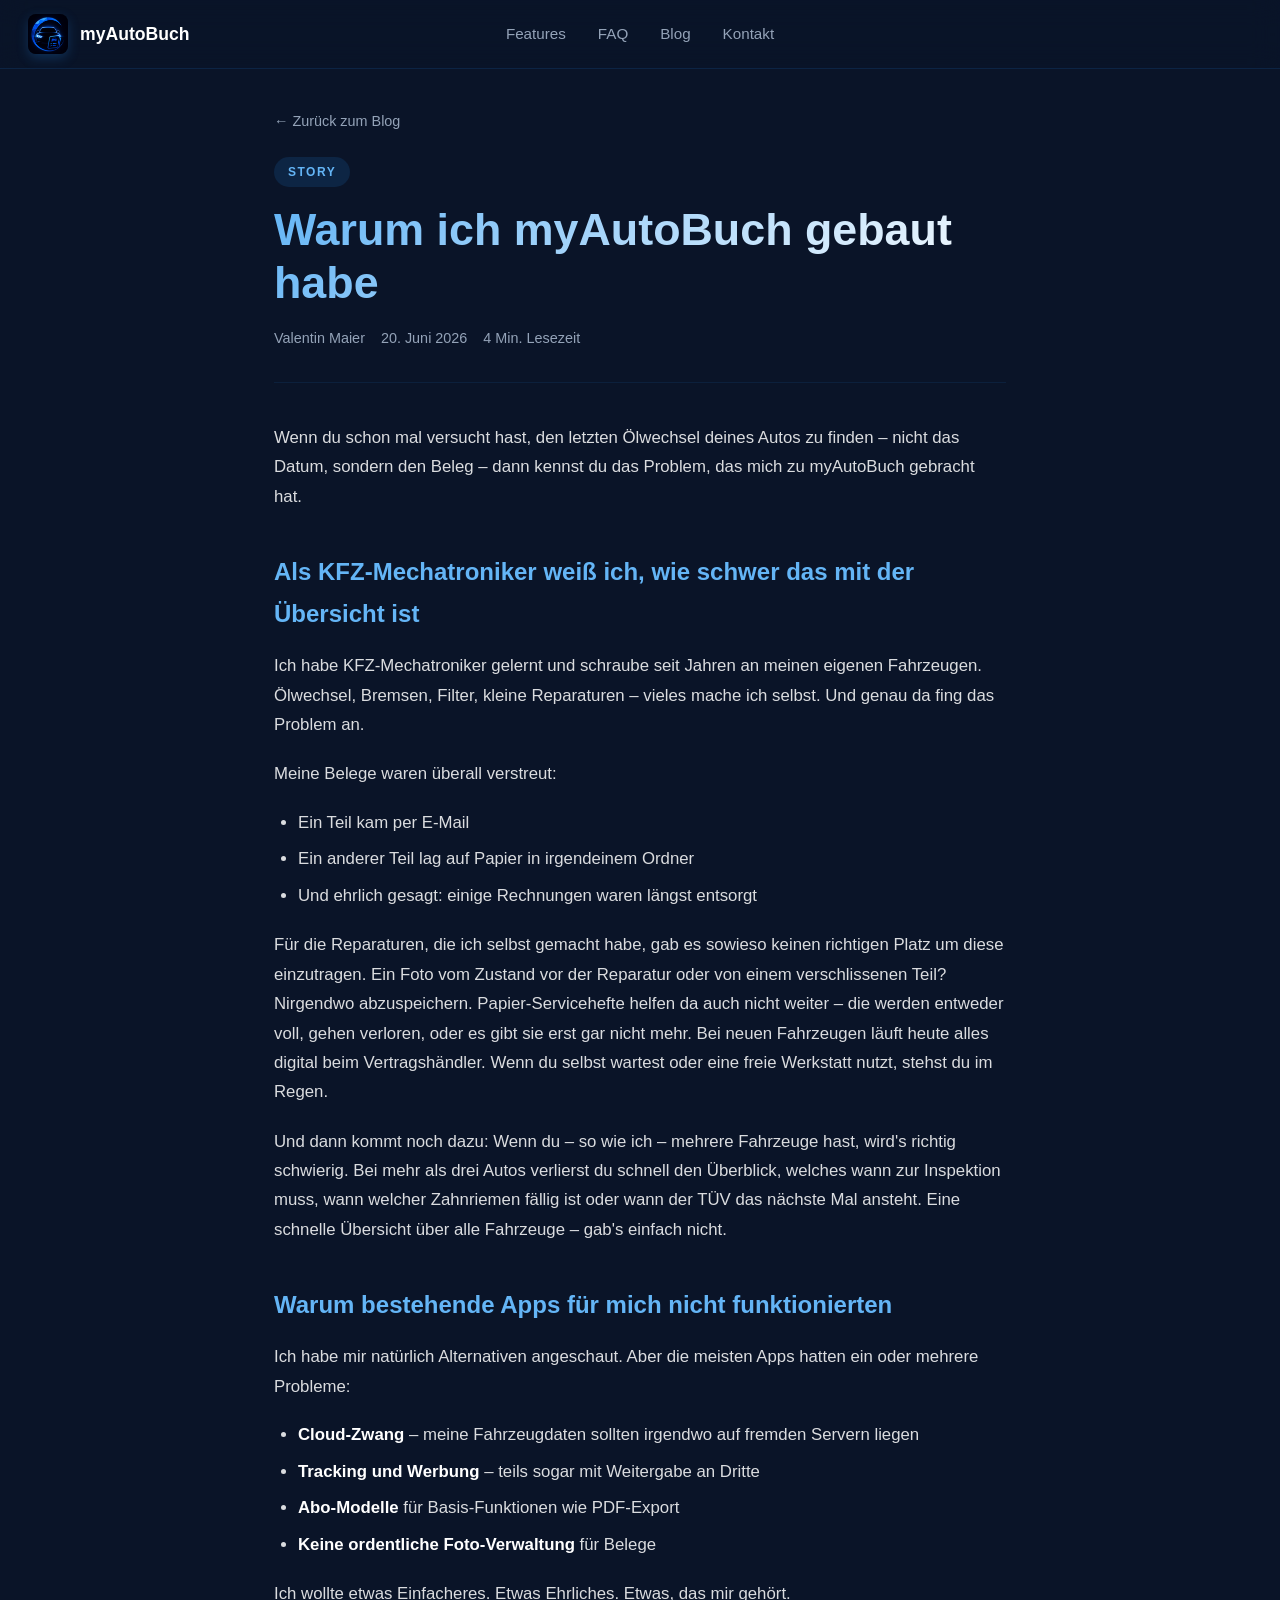
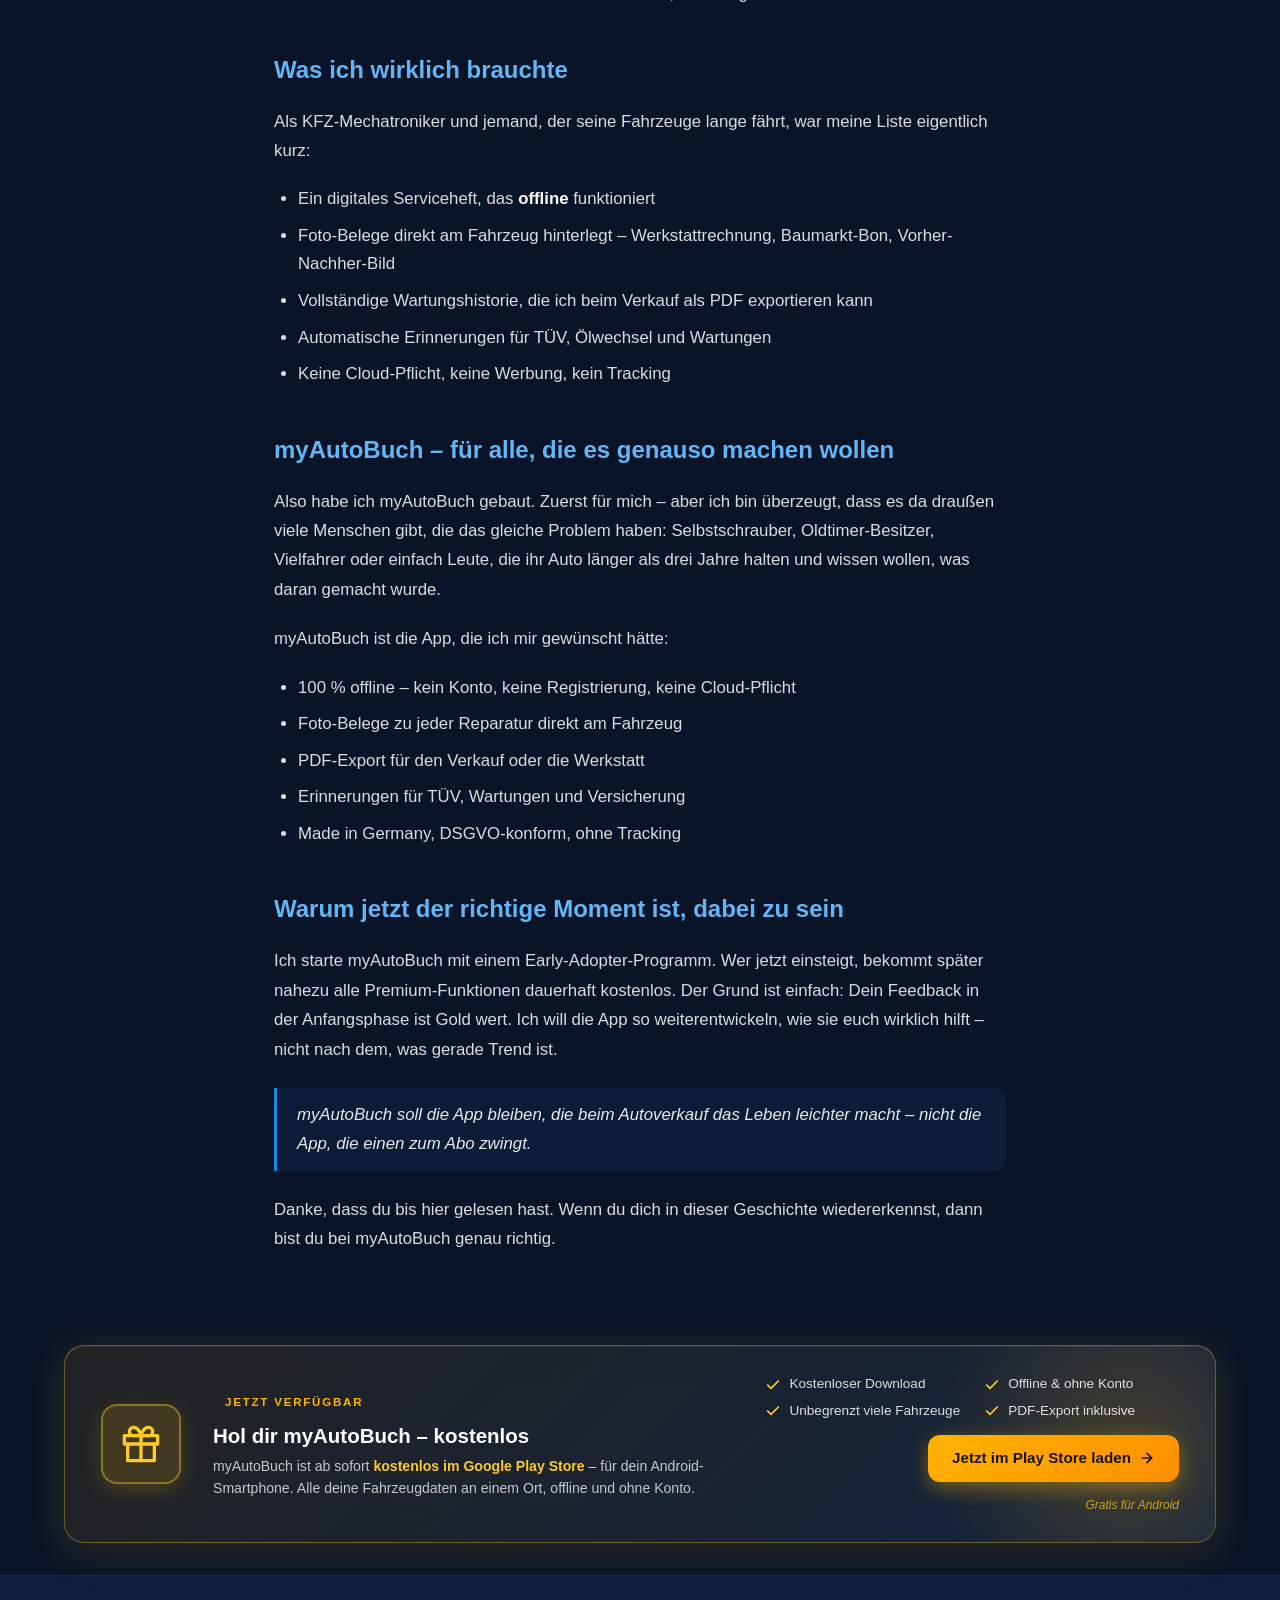
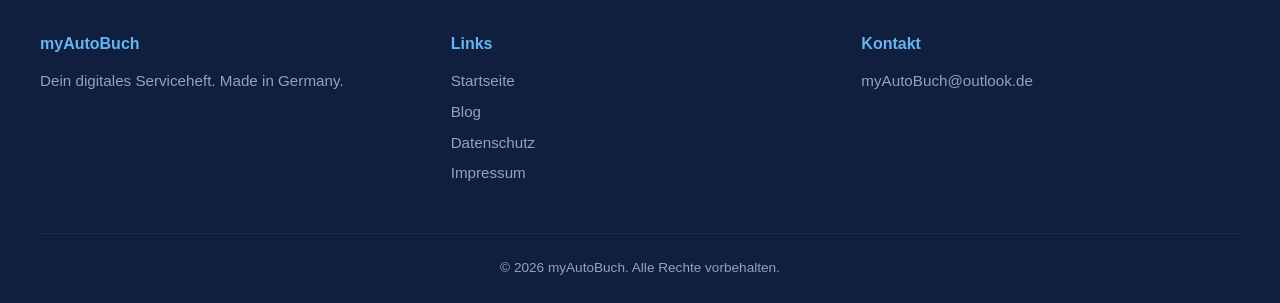
<file: blog-post-1.html>
<!DOCTYPE html>
<html lang="de">
<head>
<meta charset="UTF-8">
<meta name="viewport" content="width=device-width,initial-scale=1.0">
<title>Warum ich myAutoBuch gebaut habe – myAutoBuch Blog</title>
<meta name="description" content="Die Geschichte hinter myAutoBuch: Warum ein Selbstschrauber genug hatte vom Papierkram und die App gebaut hat, die er selbst brauchte.">
<meta property="og:site_name" content="myAutoBuch">
<meta property="og:type" content="article">
<meta property="og:title" content="Warum ich myAutoBuch gebaut habe">
<meta property="og:description" content="Die Geschichte hinter der App: Vom Papierkram im Handschuhfach zum digitalen Serviceheft mit Foto-Historie.">
<meta property="og:url" content="https://myautobuch.github.io/blog-post-1.html">
<meta property="og:image" content="https://myautobuch.github.io/assets/og-image.jpg">
<meta property="og:image:width" content="1200">
<meta property="og:image:height" content="630">
<meta property="og:image:alt" content="myAutoBuch – Dein digitales Serviceheft">
<meta property="og:locale" content="de_DE">
<meta name="twitter:card" content="summary_large_image">
<meta name="twitter:title" content="Warum ich myAutoBuch gebaut habe">
<meta name="twitter:description" content="Die Geschichte hinter der App: Vom Papierkram im Handschuhfach zum digitalen Serviceheft mit Foto-Historie.">
<meta name="twitter:image" content="https://myautobuch.github.io/assets/og-image.jpg">
<meta name="twitter:image:alt" content="myAutoBuch – Dein digitales Serviceheft">
<meta property="article:author" content="Valentin Maier">
<meta property="article:published_time" content="2026-06-20">
<link rel="canonical" href="https://myautobuch.github.io/blog-post-1.html">
<link rel="icon" href="/favicon.ico">
<link rel="apple-touch-icon" sizes="180x180" href="/apple-touch-icon.png">
<link rel="icon" type="image/png" sizes="32x32" href="/favicon-32x32.png">
<link rel="icon" type="image/png" sizes="16x16" href="/favicon-16x16.png">
<link rel="manifest" href="/site.webmanifest">
<meta name="theme-color" content="#0A1428">
<link rel="stylesheet" href="style.css">
</head>
<meta name="theme-color" content="#0A1428">
<link rel="stylesheet" href="style.css">
</head>
<body>

<nav class="nav">
  <a href="index.html" class="nav-brand">
    <div class="nav-logo" aria-label="myAutoBuch Logo"></div>
    <span>myAutoBuch</span>
  </a>
  <ul class="nav-links">
    <li><a href="index.html#features">Features</a></li>
    <li><a href="index.html#faq">FAQ</a></li>
    <li><a href="blog.html">Blog</a></li>
    <li><a href="index.html#kontakt">Kontakt</a></li>
  </ul>
  <div class="nav-spacer"></div>
</nav>

<article class="blog-post">
  <a href="blog.html" class="blog-post-back">← Zurück zum Blog</a>

  <header class="blog-post-header">
    <span class="blog-post-tag">Story</span>
    <h1>Warum ich myAutoBuch gebaut habe</h1>
    <div class="blog-post-meta">
      <span>Valentin Maier</span>
      <span>20. Juni 2026</span>
      <span>4 Min. Lesezeit</span>
    </div>
  </header>

  <div class="blog-post-body">
    <p>Wenn du schon mal versucht hast, den letzten Ölwechsel deines Autos zu finden – nicht das Datum, sondern den Beleg – dann kennst du das Problem, das mich zu myAutoBuch gebracht hat.</p>

    <h2>Als KFZ-Mechatroniker weiß ich, wie schwer das mit der Übersicht ist</h2>
    <p>Ich habe KFZ-Mechatroniker gelernt und schraube seit Jahren an meinen eigenen Fahrzeugen. Ölwechsel, Bremsen, Filter, kleine Reparaturen – vieles mache ich selbst. Und genau da fing das Problem an.</p>
    <p>Meine Belege waren überall verstreut:</p>
    <ul>
      <li>Ein Teil kam per E-Mail</li>
      <li>Ein anderer Teil lag auf Papier in irgendeinem Ordner</li>
      <li>Und ehrlich gesagt: einige Rechnungen waren längst entsorgt</li>
    </ul>
    <p>Für die Reparaturen, die ich selbst gemacht habe, gab es sowieso keinen richtigen Platz um diese einzutragen. Ein Foto vom Zustand vor der Reparatur oder von einem verschlissenen Teil? Nirgendwo abzuspeichern. Papier-Servicehefte helfen da auch nicht weiter – die werden entweder voll, gehen verloren, oder es gibt sie erst gar nicht mehr. Bei neuen Fahrzeugen läuft heute alles digital beim Vertragshändler. Wenn du selbst wartest oder eine freie Werkstatt nutzt, stehst du im Regen.</p>
    <p>Und dann kommt noch dazu: Wenn du – so wie ich – mehrere Fahrzeuge hast, wird's richtig schwierig. Bei mehr als drei Autos verlierst du schnell den Überblick, welches wann zur Inspektion muss, wann welcher Zahnriemen fällig ist oder wann der TÜV das nächste Mal ansteht. Eine schnelle Übersicht über alle Fahrzeuge – gab's einfach nicht.</p>

    <h2>Warum bestehende Apps für mich nicht funktionierten</h2>
    <p>Ich habe mir natürlich Alternativen angeschaut. Aber die meisten Apps hatten ein oder mehrere Probleme:</p>
    <ul>
      <li><strong>Cloud-Zwang</strong> – meine Fahrzeugdaten sollten irgendwo auf fremden Servern liegen</li>
      <li><strong>Tracking und Werbung</strong> – teils sogar mit Weitergabe an Dritte</li>
      <li><strong>Abo-Modelle</strong> für Basis-Funktionen wie PDF-Export</li>
      <li><strong>Keine ordentliche Foto-Verwaltung</strong> für Belege</li>
    </ul>
    <p>Ich wollte etwas Einfacheres. Etwas Ehrliches. Etwas, das mir gehört.</p>

    <h2>Was ich wirklich brauchte</h2>
    <p>Als KFZ-Mechatroniker und jemand, der seine Fahrzeuge lange fährt, war meine Liste eigentlich kurz:</p>
    <ul>
      <li>Ein digitales Serviceheft, das <strong>offline</strong> funktioniert</li>
      <li>Foto-Belege direkt am Fahrzeug hinterlegt – Werkstattrechnung, Baumarkt-Bon, Vorher-Nachher-Bild</li>
      <li>Vollständige Wartungshistorie, die ich beim Verkauf als PDF exportieren kann</li>
      <li>Automatische Erinnerungen für TÜV, Ölwechsel und Wartungen</li>
      <li>Keine Cloud-Pflicht, keine Werbung, kein Tracking</li>
    </ul>

    <h2>myAutoBuch – für alle, die es genauso machen wollen</h2>
    <p>Also habe ich myAutoBuch gebaut. Zuerst für mich – aber ich bin überzeugt, dass es da draußen viele Menschen gibt, die das gleiche Problem haben: Selbstschrauber, Oldtimer-Besitzer, Vielfahrer oder einfach Leute, die ihr Auto länger als drei Jahre halten und wissen wollen, was daran gemacht wurde.</p>
    <p>myAutoBuch ist die App, die ich mir gewünscht hätte:</p>
    <ul>
      <li>100&nbsp;% offline – kein Konto, keine Registrierung, keine Cloud-Pflicht</li>
      <li>Foto-Belege zu jeder Reparatur direkt am Fahrzeug</li>
      <li>PDF-Export für den Verkauf oder die Werkstatt</li>
      <li>Erinnerungen für TÜV, Wartungen und Versicherung</li>
      <li>Made in Germany, DSGVO-konform, ohne Tracking</li>
    </ul>

    <h2>Warum jetzt der richtige Moment ist, dabei zu sein</h2>
    <p>Ich starte myAutoBuch mit einem Early-Adopter-Programm. Wer jetzt einsteigt, bekommt später nahezu alle Premium-Funktionen dauerhaft kostenlos. Der Grund ist einfach: Dein Feedback in der Anfangsphase ist Gold wert. Ich will die App so weiterentwickeln, wie sie euch wirklich hilft – nicht nach dem, was gerade Trend ist.</p>

    <blockquote>myAutoBuch soll die App bleiben, die beim Autoverkauf das Leben leichter macht – nicht die App, die einen zum Abo zwingt.</blockquote>

    <p>Danke, dass du bis hier gelesen hast. Wenn du dich in dieser Geschichte wiedererkennst, dann bist du bei myAutoBuch genau richtig.</p>
  </div>
</article>

<div class="beta-wrapper" id="beta">
  <div class="beta-card">
    <div class="beta-icon-large"><svg viewBox="0 0 24 24" fill="none" stroke="currentColor" stroke-width="2" stroke-linecap="round" stroke-linejoin="round"><polyline points="20 12 20 22 4 22 4 12"/><rect x="2" y="7" width="20" height="5"/><line x1="12" y1="22" x2="12" y2="7"/><path d="M12 7H7.5a2.5 2.5 0 0 1 0-5C11 2 12 7 12 7z"/><path d="M12 7h4.5a2.5 2.5 0 0 0 0-5C13 2 12 7 12 7z"/></svg></div>
    <div class="beta-content">
      <span class="beta-badge">Jetzt verfügbar</span>
      <h2>Hol dir myAutoBuch – kostenlos</h2>
      <p>myAutoBuch ist ab sofort <strong style="color:#FFCA28;">kostenlos im Google Play Store</strong> – für dein Android-Smartphone. Alle deine Fahrzeugdaten an einem Ort, offline und ohne Konto.</p>
    </div>
    <div class="beta-actions">
      <div class="beta-perks">
        <span class="beta-perk"><svg class="beta-perk-icon" viewBox="0 0 24 24" fill="none" stroke="currentColor" stroke-width="2.5" stroke-linecap="round" stroke-linejoin="round"><polyline points="20 6 9 17 4 12"/></svg> Kostenloser Download</span>
        <span class="beta-perk"><svg class="beta-perk-icon" viewBox="0 0 24 24" fill="none" stroke="currentColor" stroke-width="2.5" stroke-linecap="round" stroke-linejoin="round"><polyline points="20 6 9 17 4 12"/></svg> Offline &amp; ohne Konto</span>
        <span class="beta-perk"><svg class="beta-perk-icon" viewBox="0 0 24 24" fill="none" stroke="currentColor" stroke-width="2.5" stroke-linecap="round" stroke-linejoin="round"><polyline points="20 6 9 17 4 12"/></svg> Unbegrenzt viele Fahrzeuge</span>
        <span class="beta-perk"><svg class="beta-perk-icon" viewBox="0 0 24 24" fill="none" stroke="currentColor" stroke-width="2.5" stroke-linecap="round" stroke-linejoin="round"><polyline points="20 6 9 17 4 12"/></svg> PDF-Export inklusive</span>
      </div>
      <a href="https://play.google.com/store/apps/details?id=de.myautobuch.app" class="btn-gold">Jetzt im Play Store laden <svg viewBox="0 0 24 24" fill="none" stroke="currentColor" stroke-width="2.5" stroke-linecap="round" stroke-linejoin="round"><line x1="5" y1="12" x2="19" y2="12"/><polyline points="12 5 19 12 12 19"/></svg></a>
      <p class="beta-note">Gratis für Android</p>
    </div>
  </div>
</div>

<footer class="footer">
  <div class="footer-grid">
    <div class="footer-col"><h4>myAutoBuch</h4><p>Dein digitales Serviceheft. Made in Germany.</p></div>
    <div class="footer-col"><h4>Links</h4><a href="index.html">Startseite</a><a href="blog.html">Blog</a><a href="privacy.html">Datenschutz</a><a href="imprint.html">Impressum</a></div>
    <div class="footer-col"><h4>Kontakt</h4><a href="mailto:myAutoBuch@outlook.de">myAutoBuch@outlook.de</a></div>
  </div>
  <div class="footer-bottom">© 2026 myAutoBuch. Alle Rechte vorbehalten.</div>
</footer>

</body>
</html>
</file>
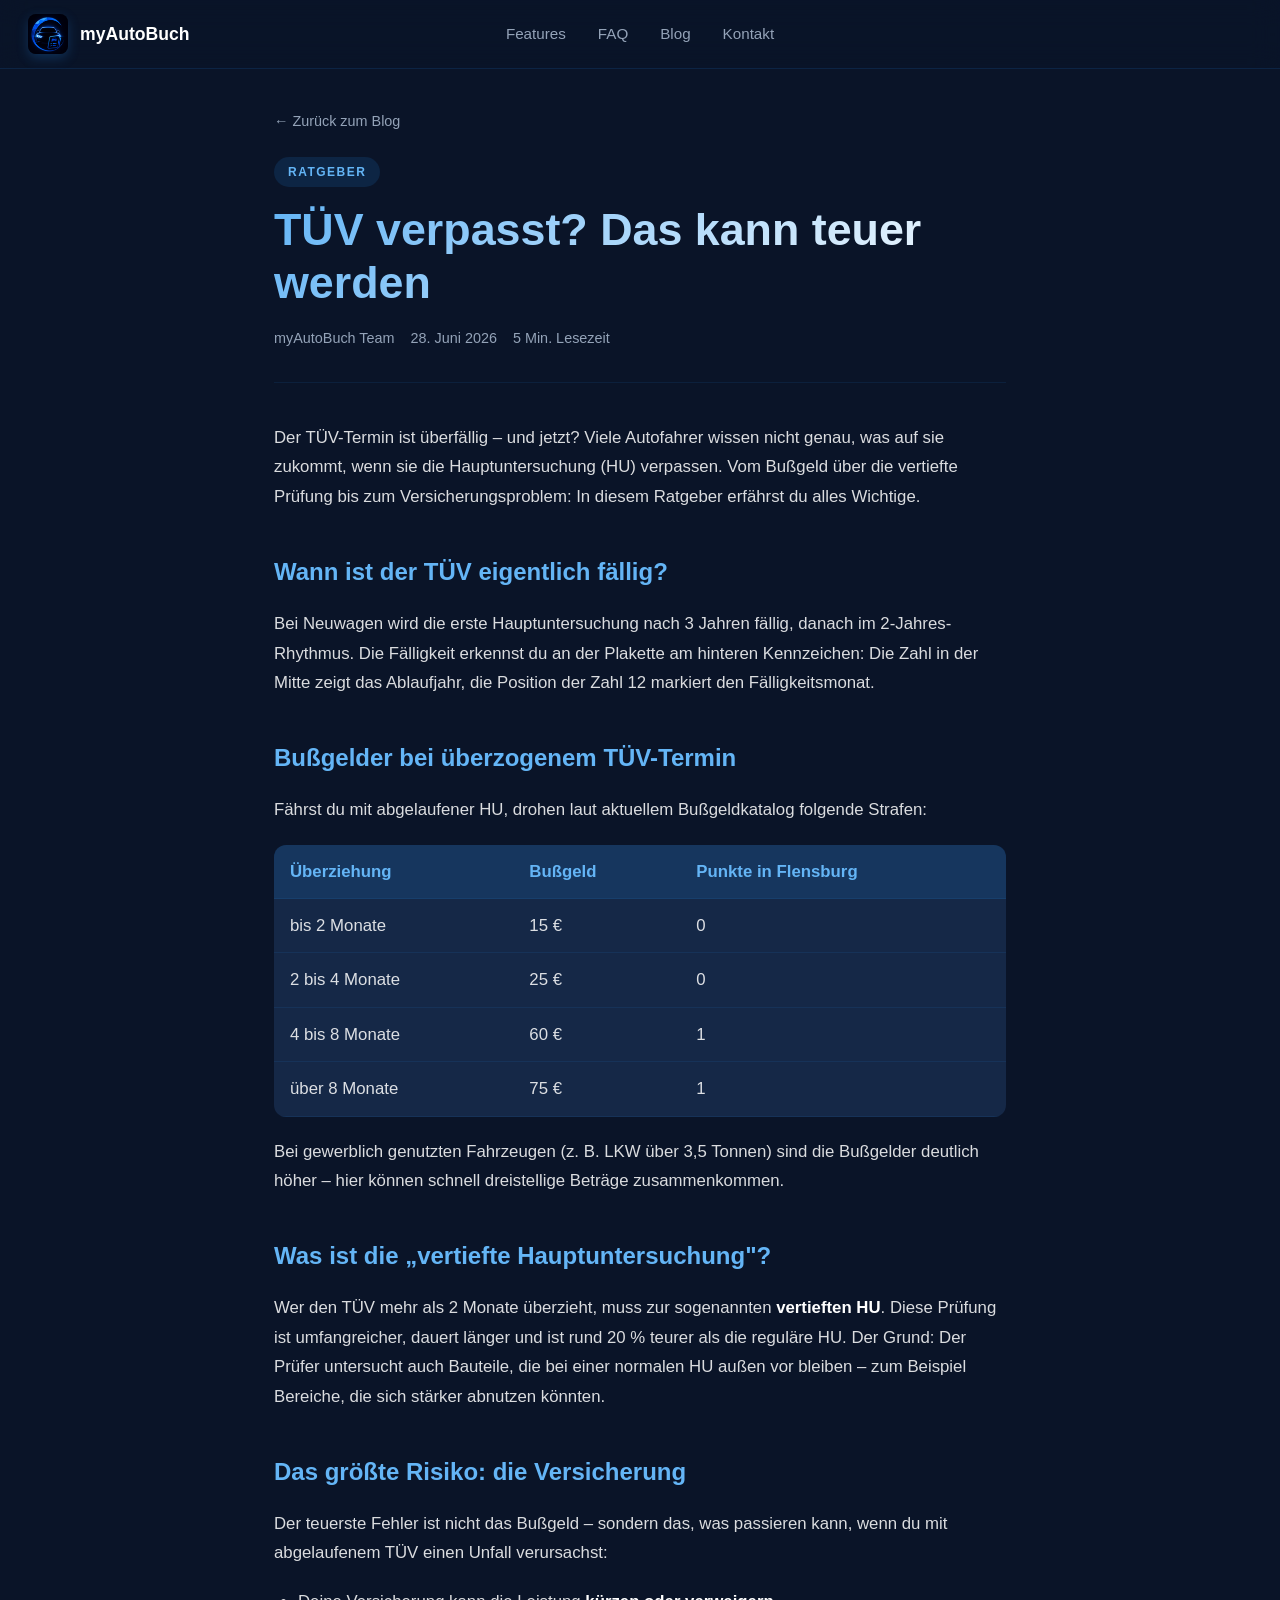
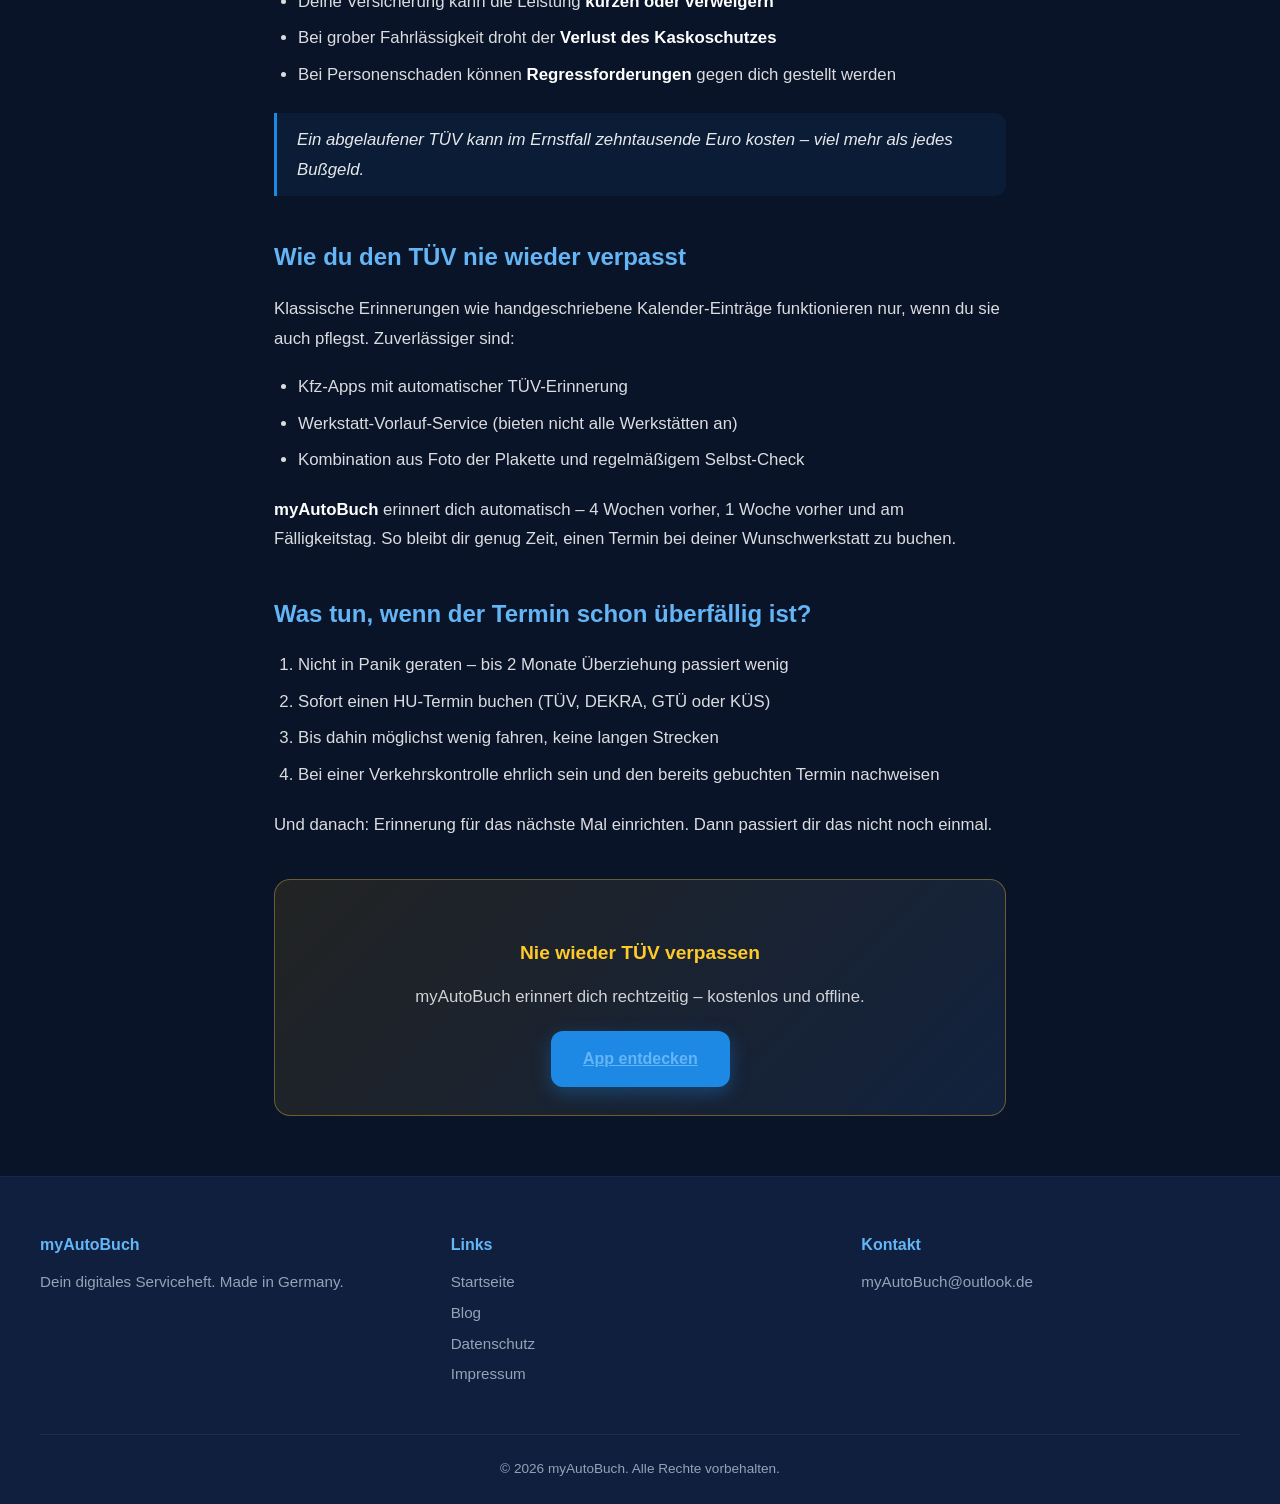
<file: blog-post-2.html>
<!DOCTYPE html>
<html lang="de">
<head>
<meta charset="UTF-8">
<meta name="viewport" content="width=device-width,initial-scale=1.0">
<title>TÜV verpasst? Das kann teuer werden – myAutoBuch Blog</title>
<meta name="description" content="Bußgelder, vertiefte HU und Versicherungsrisiko – was wirklich passiert, wenn du den TÜV-Termin verpasst. Der komplette Ratgeber 2026.">
<meta property="og:site_name" content="myAutoBuch">
<meta property="og:type" content="article">
<meta property="og:title" content="TÜV verpasst? Das kann teuer werden">
<meta property="og:description" content="Bußgelder, vertiefte HU und Versicherungsrisiko – was wirklich passiert, wenn du den TÜV-Termin verpasst.">
<meta property="og:url" content="https://myautobuch.github.io/blog-post-2.html">
<meta property="og:image" content="https://myautobuch.github.io/assets/og-image.jpg">
<meta property="og:image:width" content="1200">
<meta property="og:image:height" content="630">
<meta property="og:image:alt" content="myAutoBuch – Dein digitales Serviceheft">
<meta property="og:locale" content="de_DE">
<meta name="twitter:card" content="summary_large_image">
<meta name="twitter:title" content="TÜV verpasst? Das kann teuer werden">
<meta name="twitter:description" content="Bußgelder, vertiefte HU und Versicherungsrisiko – was wirklich passiert, wenn du den TÜV-Termin verpasst.">
<meta name="twitter:image" content="https://myautobuch.github.io/assets/og-image.jpg">
<meta name="twitter:image:alt" content="myAutoBuch – Dein digitales Serviceheft">
<meta property="article:published_time" content="2026-06-28">
<link rel="canonical" href="https://myautobuch.github.io/blog-post-2.html">
<link rel="icon" href="/favicon.ico">
<link rel="apple-touch-icon" sizes="180x180" href="/apple-touch-icon.png">
<link rel="icon" type="image/png" sizes="32x32" href="/favicon-32x32.png">
<link rel="icon" type="image/png" sizes="16x16" href="/favicon-16x16.png">
<link rel="manifest" href="/site.webmanifest">
<meta name="theme-color" content="#0A1428">
<link rel="stylesheet" href="style.css">
</head>
<body>

<nav class="nav">
  <a href="index.html" class="nav-brand">
    <div class="nav-logo" aria-label="myAutoBuch Logo"></div>
    <span>myAutoBuch</span>
  </a>
  <ul class="nav-links">
    <li><a href="index.html#features">Features</a></li>
    <li><a href="index.html#faq">FAQ</a></li>
    <li><a href="blog.html">Blog</a></li>
    <li><a href="index.html#kontakt">Kontakt</a></li>
  </ul>
  <div class="nav-spacer"></div>
</nav>

<article class="blog-post">
  <a href="blog.html" class="blog-post-back">← Zurück zum Blog</a>

  <header class="blog-post-header">
    <span class="blog-post-tag">Ratgeber</span>
    <h1>TÜV verpasst? Das kann teuer werden</h1>
    <div class="blog-post-meta">
      <span>myAutoBuch Team</span>
      <span>28. Juni 2026</span>
      <span>5 Min. Lesezeit</span>
    </div>
  </header>

  <div class="blog-post-body">
    <p>Der TÜV-Termin ist überfällig – und jetzt? Viele Autofahrer wissen nicht genau, was auf sie zukommt, wenn sie die Hauptuntersuchung (HU) verpassen. Vom Bußgeld über die vertiefte Prüfung bis zum Versicherungsproblem: In diesem Ratgeber erfährst du alles Wichtige.</p>

    <h2>Wann ist der TÜV eigentlich fällig?</h2>
    <p>Bei Neuwagen wird die erste Hauptuntersuchung nach 3 Jahren fällig, danach im 2-Jahres-Rhythmus. Die Fälligkeit erkennst du an der Plakette am hinteren Kennzeichen: Die Zahl in der Mitte zeigt das Ablaufjahr, die Position der Zahl 12 markiert den Fälligkeitsmonat.</p>

    <h2>Bußgelder bei überzogenem TÜV-Termin</h2>
    <p>Fährst du mit abgelaufener HU, drohen laut aktuellem Bußgeldkatalog folgende Strafen:</p>
    <table>
      <thead>
        <tr>
          <th>Überziehung</th>
          <th>Bußgeld</th>
          <th>Punkte in Flensburg</th>
        </tr>
      </thead>
      <tbody>
        <tr><td>bis 2 Monate</td><td>15 €</td><td>0</td></tr>
        <tr><td>2 bis 4 Monate</td><td>25 €</td><td>0</td></tr>
        <tr><td>4 bis 8 Monate</td><td>60 €</td><td>1</td></tr>
        <tr><td>über 8 Monate</td><td>75 €</td><td>1</td></tr>
      </tbody>
    </table>
    <p>Bei gewerblich genutzten Fahrzeugen (z.&nbsp;B. LKW über 3,5 Tonnen) sind die Bußgelder deutlich höher – hier können schnell dreistellige Beträge zusammenkommen.</p>

    <h2>Was ist die „vertiefte Hauptuntersuchung"?</h2>
    <p>Wer den TÜV mehr als 2 Monate überzieht, muss zur sogenannten <strong>vertieften HU</strong>. Diese Prüfung ist umfangreicher, dauert länger und ist rund 20&nbsp;% teurer als die reguläre HU. Der Grund: Der Prüfer untersucht auch Bauteile, die bei einer normalen HU außen vor bleiben – zum Beispiel Bereiche, die sich stärker abnutzen könnten.</p>

    <h2>Das größte Risiko: die Versicherung</h2>
    <p>Der teuerste Fehler ist nicht das Bußgeld – sondern das, was passieren kann, wenn du mit abgelaufenem TÜV einen Unfall verursachst:</p>
    <ul>
      <li>Deine Versicherung kann die Leistung <strong>kürzen oder verweigern</strong></li>
      <li>Bei grober Fahrlässigkeit droht der <strong>Verlust des Kaskoschutzes</strong></li>
      <li>Bei Personenschaden können <strong>Regressforderungen</strong> gegen dich gestellt werden</li>
    </ul>

    <blockquote>Ein abgelaufener TÜV kann im Ernstfall zehntausende Euro kosten – viel mehr als jedes Bußgeld.</blockquote>

    <h2>Wie du den TÜV nie wieder verpasst</h2>
    <p>Klassische Erinnerungen wie handgeschriebene Kalender-Einträge funktionieren nur, wenn du sie auch pflegst. Zuverlässiger sind:</p>
    <ul>
      <li>Kfz-Apps mit automatischer TÜV-Erinnerung</li>
      <li>Werkstatt-Vorlauf-Service (bieten nicht alle Werkstätten an)</li>
      <li>Kombination aus Foto der Plakette und regelmäßigem Selbst-Check</li>
    </ul>
    <p><strong>myAutoBuch</strong> erinnert dich automatisch – 4 Wochen vorher, 1 Woche vorher und am Fälligkeitstag. So bleibt dir genug Zeit, einen Termin bei deiner Wunschwerkstatt zu buchen.</p>

    <h2>Was tun, wenn der Termin schon überfällig ist?</h2>
    <ol>
      <li>Nicht in Panik geraten – bis 2 Monate Überziehung passiert wenig</li>
      <li>Sofort einen HU-Termin buchen (TÜV, DEKRA, GTÜ oder KÜS)</li>
      <li>Bis dahin möglichst wenig fahren, keine langen Strecken</li>
      <li>Bei einer Verkehrskontrolle ehrlich sein und den bereits gebuchten Termin nachweisen</li>
    </ol>
    <p>Und danach: Erinnerung für das nächste Mal einrichten. Dann passiert dir das nicht noch einmal.</p>

    <div class="blog-post-cta">
      <h3>Nie wieder TÜV verpassen</h3>
      <p>myAutoBuch erinnert dich rechtzeitig – kostenlos und offline.</p>
      <a href="index.html#features" class="btn btn-primary">App entdecken</a>
    </div>
  </div>
</article>

<footer class="footer">
  <div class="footer-grid">
    <div class="footer-col"><h4>myAutoBuch</h4><p>Dein digitales Serviceheft. Made in Germany.</p></div>
    <div class="footer-col"><h4>Links</h4><a href="index.html">Startseite</a><a href="blog.html">Blog</a><a href="privacy.html">Datenschutz</a><a href="imprint.html">Impressum</a></div>
    <div class="footer-col"><h4>Kontakt</h4><a href="mailto:myAutoBuch@outlook.de">myAutoBuch@outlook.de</a></div>
  </div>
  <div class="footer-bottom">© 2026 myAutoBuch. Alle Rechte vorbehalten.</div>
</footer>

</body>
</html>
</file>
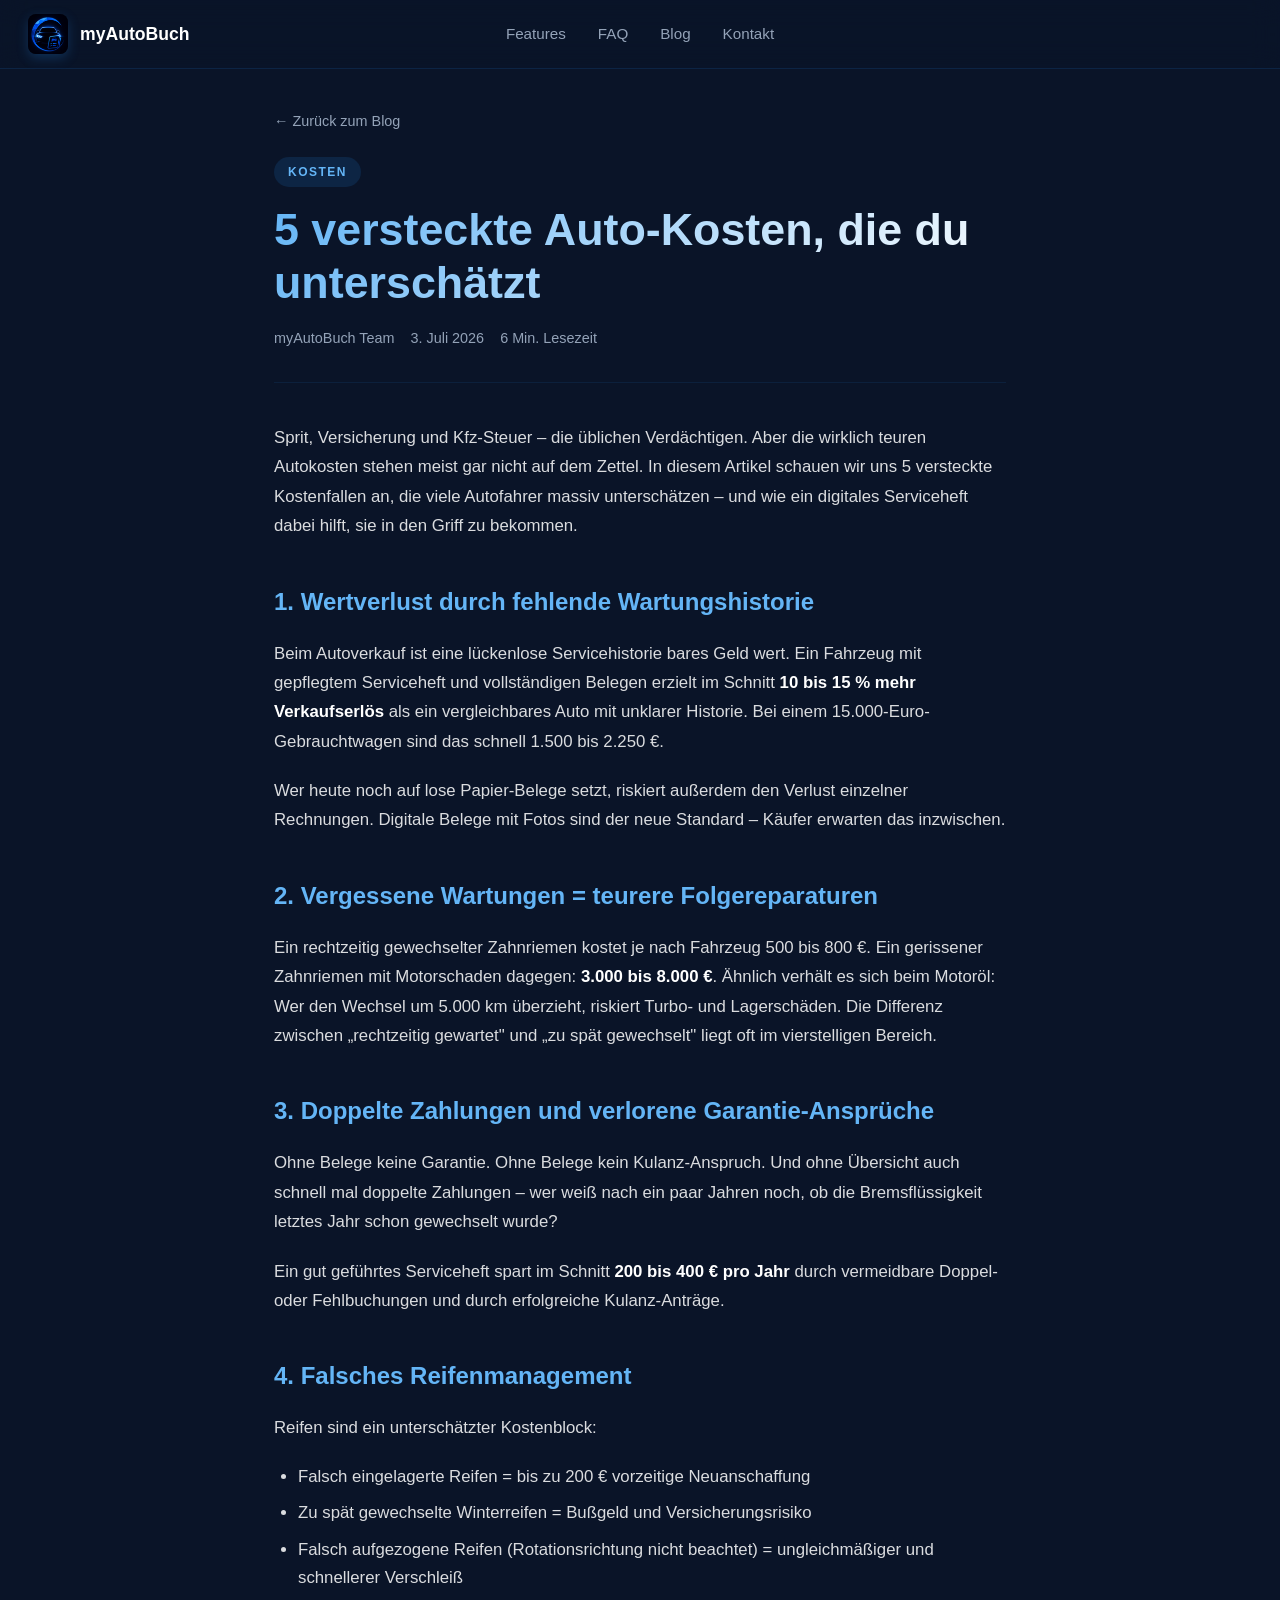
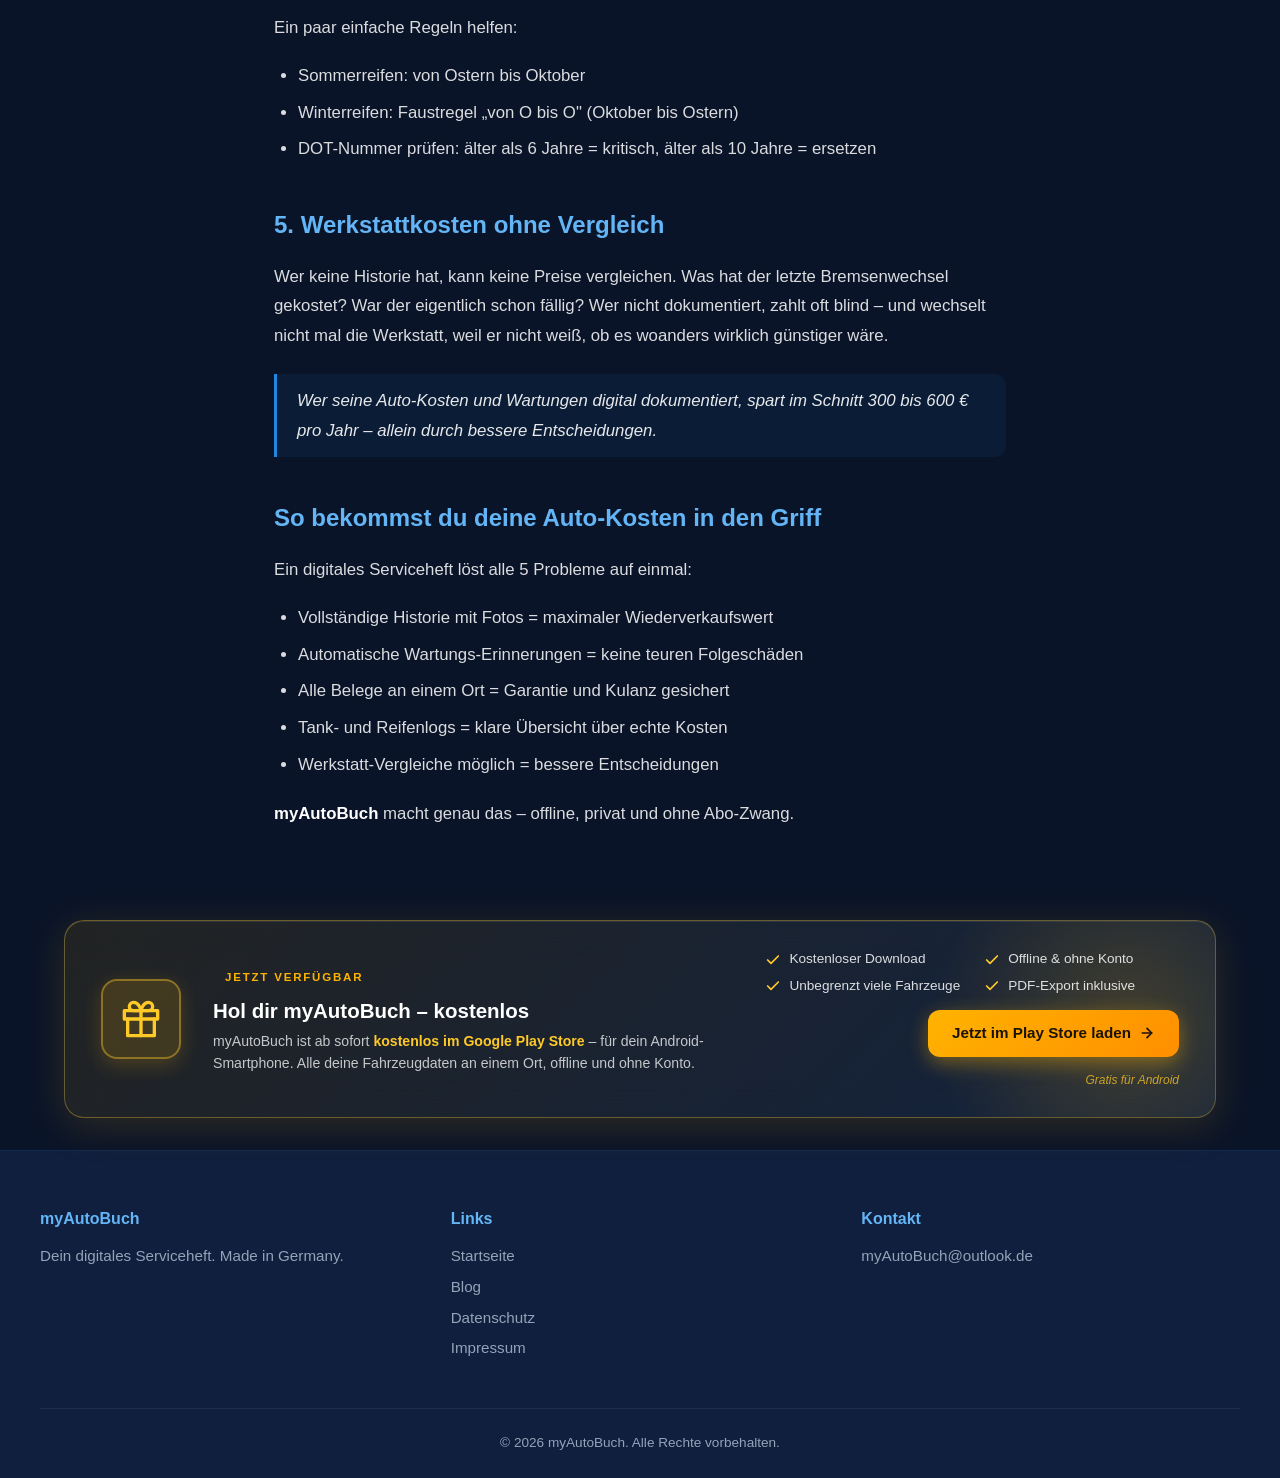
<file: blog-post-3.html>
<!DOCTYPE html>
<html lang="de">
<head>
<meta charset="UTF-8">
<meta name="viewport" content="width=device-width,initial-scale=1.0">
<title>5 versteckte Auto-Kosten, die du unterschätzt – myAutoBuch Blog</title>
<meta name="description" content="Vom Wertverlust bis zur Werkstatt-Falle: 5 versteckte Auto-Kosten und wie du mit einem digitalen Serviceheft echtes Geld sparst.">
<meta property="og:site_name" content="myAutoBuch">
<meta property="og:type" content="article">
<meta property="og:title" content="5 versteckte Auto-Kosten, die du unterschätzt">
<meta property="og:description" content="Vom Wertverlust bis zur Werkstatt-Falle: Wie du mit einem digitalen Serviceheft echtes Geld sparst.">
<meta property="og:url" content="https://myautobuch.github.io/blog-post-3.html">
<meta property="og:image" content="https://myautobuch.github.io/assets/og-image.jpg">
<meta property="og:image:width" content="1200">
<meta property="og:image:height" content="630">
<meta property="og:image:alt" content="myAutoBuch – Dein digitales Serviceheft">
<meta property="og:locale" content="de_DE">
<meta name="twitter:card" content="summary_large_image">
<meta name="twitter:title" content="5 versteckte Auto-Kosten, die du unterschätzt">
<meta name="twitter:description" content="Vom Wertverlust bis zur Werkstatt-Falle: Wie du mit einem digitalen Serviceheft echtes Geld sparst.">
<meta name="twitter:image" content="https://myautobuch.github.io/assets/og-image.jpg">
<meta name="twitter:image:alt" content="myAutoBuch – Dein digitales Serviceheft">
<meta property="article:published_time" content="2026-07-03">
<link rel="canonical" href="https://myautobuch.github.io/blog-post-3.html">
<link rel="icon" href="/favicon.ico">
<link rel="apple-touch-icon" sizes="180x180" href="/apple-touch-icon.png">
<link rel="icon" type="image/png" sizes="32x32" href="/favicon-32x32.png">
<link rel="icon" type="image/png" sizes="16x16" href="/favicon-16x16.png">
<link rel="manifest" href="/site.webmanifest">
<meta name="theme-color" content="#0A1428">
<link rel="stylesheet" href="style.css">
</head>
<body>

<nav class="nav">
  <a href="index.html" class="nav-brand">
    <div class="nav-logo" aria-label="myAutoBuch Logo"></div>
    <span>myAutoBuch</span>
  </a>
  <ul class="nav-links">
    <li><a href="index.html#features">Features</a></li>
    <li><a href="index.html#faq">FAQ</a></li>
    <li><a href="blog.html">Blog</a></li>
    <li><a href="index.html#kontakt">Kontakt</a></li>
  </ul>
  <div class="nav-spacer"></div>
</nav>

<article class="blog-post">
  <a href="blog.html" class="blog-post-back">← Zurück zum Blog</a>

  <header class="blog-post-header">
    <span class="blog-post-tag">Kosten</span>
    <h1>5 versteckte Auto-Kosten, die du unterschätzt</h1>
    <div class="blog-post-meta">
      <span>myAutoBuch Team</span>
      <span>3. Juli 2026</span>
      <span>6 Min. Lesezeit</span>
    </div>
  </header>

  <div class="blog-post-body">
    <p>Sprit, Versicherung und Kfz-Steuer – die üblichen Verdächtigen. Aber die wirklich teuren Autokosten stehen meist gar nicht auf dem Zettel. In diesem Artikel schauen wir uns 5 versteckte Kostenfallen an, die viele Autofahrer massiv unterschätzen – und wie ein digitales Serviceheft dabei hilft, sie in den Griff zu bekommen.</p>

    <h2>1. Wertverlust durch fehlende Wartungshistorie</h2>
    <p>Beim Autoverkauf ist eine lückenlose Servicehistorie bares Geld wert. Ein Fahrzeug mit gepflegtem Serviceheft und vollständigen Belegen erzielt im Schnitt <strong>10 bis 15&nbsp;% mehr Verkaufserlös</strong> als ein vergleichbares Auto mit unklarer Historie. Bei einem 15.000-Euro-Gebrauchtwagen sind das schnell 1.500 bis 2.250 €.</p>
    <p>Wer heute noch auf lose Papier-Belege setzt, riskiert außerdem den Verlust einzelner Rechnungen. Digitale Belege mit Fotos sind der neue Standard – Käufer erwarten das inzwischen.</p>

    <h2>2. Vergessene Wartungen = teurere Folgereparaturen</h2>
    <p>Ein rechtzeitig gewechselter Zahnriemen kostet je nach Fahrzeug 500 bis 800 €. Ein gerissener Zahnriemen mit Motorschaden dagegen: <strong>3.000 bis 8.000 €</strong>. Ähnlich verhält es sich beim Motoröl: Wer den Wechsel um 5.000 km überzieht, riskiert Turbo- und Lagerschäden. Die Differenz zwischen „rechtzeitig gewartet" und „zu spät gewechselt" liegt oft im vierstelligen Bereich.</p>

    <h2>3. Doppelte Zahlungen und verlorene Garantie-Ansprüche</h2>
    <p>Ohne Belege keine Garantie. Ohne Belege kein Kulanz-Anspruch. Und ohne Übersicht auch schnell mal doppelte Zahlungen – wer weiß nach ein paar Jahren noch, ob die Bremsflüssigkeit letztes Jahr schon gewechselt wurde?</p>
    <p>Ein gut geführtes Serviceheft spart im Schnitt <strong>200 bis 400 € pro Jahr</strong> durch vermeidbare Doppel- oder Fehlbuchungen und durch erfolgreiche Kulanz-Anträge.</p>

    <h2>4. Falsches Reifenmanagement</h2>
    <p>Reifen sind ein unterschätzter Kostenblock:</p>
    <ul>
      <li>Falsch eingelagerte Reifen = bis zu 200 € vorzeitige Neuanschaffung</li>
      <li>Zu spät gewechselte Winterreifen = Bußgeld und Versicherungsrisiko</li>
      <li>Falsch aufgezogene Reifen (Rotationsrichtung nicht beachtet) = ungleichmäßiger und schnellerer Verschleiß</li>
    </ul>
    <p>Ein paar einfache Regeln helfen:</p>
    <ul>
      <li>Sommerreifen: von Ostern bis Oktober</li>
      <li>Winterreifen: Faustregel „von O bis O" (Oktober bis Ostern)</li>
      <li>DOT-Nummer prüfen: älter als 6 Jahre = kritisch, älter als 10 Jahre = ersetzen</li>
    </ul>

    <h2>5. Werkstattkosten ohne Vergleich</h2>
    <p>Wer keine Historie hat, kann keine Preise vergleichen. Was hat der letzte Bremsenwechsel gekostet? War der eigentlich schon fällig? Wer nicht dokumentiert, zahlt oft blind – und wechselt nicht mal die Werkstatt, weil er nicht weiß, ob es woanders wirklich günstiger wäre.</p>

    <blockquote>Wer seine Auto-Kosten und Wartungen digital dokumentiert, spart im Schnitt 300 bis 600 € pro Jahr – allein durch bessere Entscheidungen.</blockquote>

    <h2>So bekommst du deine Auto-Kosten in den Griff</h2>
    <p>Ein digitales Serviceheft löst alle 5 Probleme auf einmal:</p>
    <ul>
      <li>Vollständige Historie mit Fotos = maximaler Wiederverkaufswert</li>
      <li>Automatische Wartungs-Erinnerungen = keine teuren Folgeschäden</li>
      <li>Alle Belege an einem Ort = Garantie und Kulanz gesichert</li>
      <li>Tank- und Reifenlogs = klare Übersicht über echte Kosten</li>
      <li>Werkstatt-Vergleiche möglich = bessere Entscheidungen</li>
    </ul>
    <p><strong>myAutoBuch</strong> macht genau das – offline, privat und ohne Abo-Zwang.</p>
  </div>
</article>

<div class="beta-wrapper" id="beta">
  <div class="beta-card">
    <div class="beta-icon-large"><svg viewBox="0 0 24 24" fill="none" stroke="currentColor" stroke-width="2" stroke-linecap="round" stroke-linejoin="round"><polyline points="20 12 20 22 4 22 4 12"/><rect x="2" y="7" width="20" height="5"/><line x1="12" y1="22" x2="12" y2="7"/><path d="M12 7H7.5a2.5 2.5 0 0 1 0-5C11 2 12 7 12 7z"/><path d="M12 7h4.5a2.5 2.5 0 0 0 0-5C13 2 12 7 12 7z"/></svg></div>
    <div class="beta-content">
      <span class="beta-badge">Jetzt verfügbar</span>
      <h2>Hol dir myAutoBuch – kostenlos</h2>
      <p>myAutoBuch ist ab sofort <strong style="color:#FFCA28;">kostenlos im Google Play Store</strong> – für dein Android-Smartphone. Alle deine Fahrzeugdaten an einem Ort, offline und ohne Konto.</p>
    </div>
    <div class="beta-actions">
      <div class="beta-perks">
        <span class="beta-perk"><svg class="beta-perk-icon" viewBox="0 0 24 24" fill="none" stroke="currentColor" stroke-width="2.5" stroke-linecap="round" stroke-linejoin="round"><polyline points="20 6 9 17 4 12"/></svg> Kostenloser Download</span>
        <span class="beta-perk"><svg class="beta-perk-icon" viewBox="0 0 24 24" fill="none" stroke="currentColor" stroke-width="2.5" stroke-linecap="round" stroke-linejoin="round"><polyline points="20 6 9 17 4 12"/></svg> Offline &amp; ohne Konto</span>
        <span class="beta-perk"><svg class="beta-perk-icon" viewBox="0 0 24 24" fill="none" stroke="currentColor" stroke-width="2.5" stroke-linecap="round" stroke-linejoin="round"><polyline points="20 6 9 17 4 12"/></svg> Unbegrenzt viele Fahrzeuge</span>
        <span class="beta-perk"><svg class="beta-perk-icon" viewBox="0 0 24 24" fill="none" stroke="currentColor" stroke-width="2.5" stroke-linecap="round" stroke-linejoin="round"><polyline points="20 6 9 17 4 12"/></svg> PDF-Export inklusive</span>
      </div>
      <a href="https://play.google.com/store/apps/details?id=de.myautobuch.app" class="btn-gold">Jetzt im Play Store laden <svg viewBox="0 0 24 24" fill="none" stroke="currentColor" stroke-width="2.5" stroke-linecap="round" stroke-linejoin="round"><line x1="5" y1="12" x2="19" y2="12"/><polyline points="12 5 19 12 12 19"/></svg></a>
      <p class="beta-note">Gratis für Android</p>
    </div>
  </div>
</div>

<footer class="footer">
  <div class="footer-grid">
    <div class="footer-col"><h4>myAutoBuch</h4><p>Dein digitales Serviceheft. Made in Germany.</p></div>
    <div class="footer-col"><h4>Links</h4><a href="index.html">Startseite</a><a href="blog.html">Blog</a><a href="privacy.html">Datenschutz</a><a href="imprint.html">Impressum</a></div>
    <div class="footer-col"><h4>Kontakt</h4><a href="mailto:myAutoBuch@outlook.de">myAutoBuch@outlook.de</a></div>
  </div>
  <div class="footer-bottom">© 2026 myAutoBuch. Alle Rechte vorbehalten.</div>
</footer>

</body>
</html>
</file>
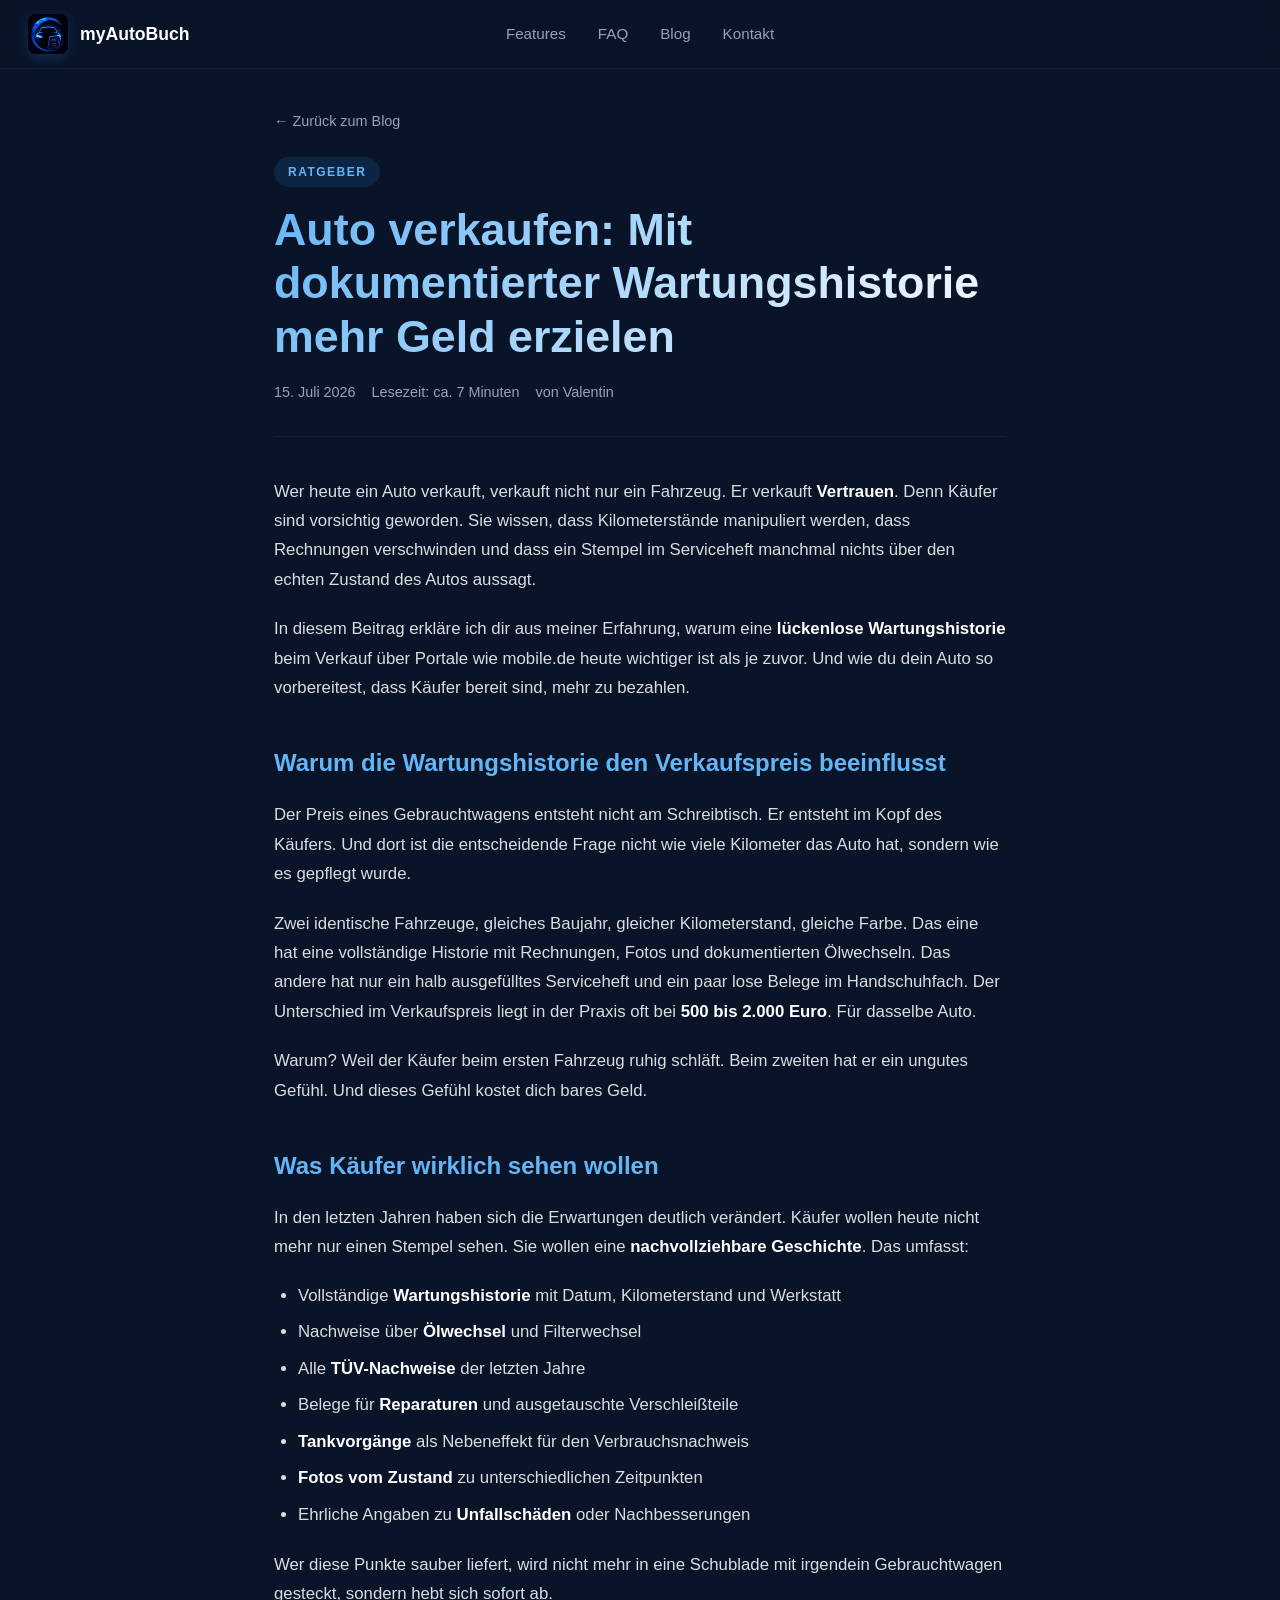
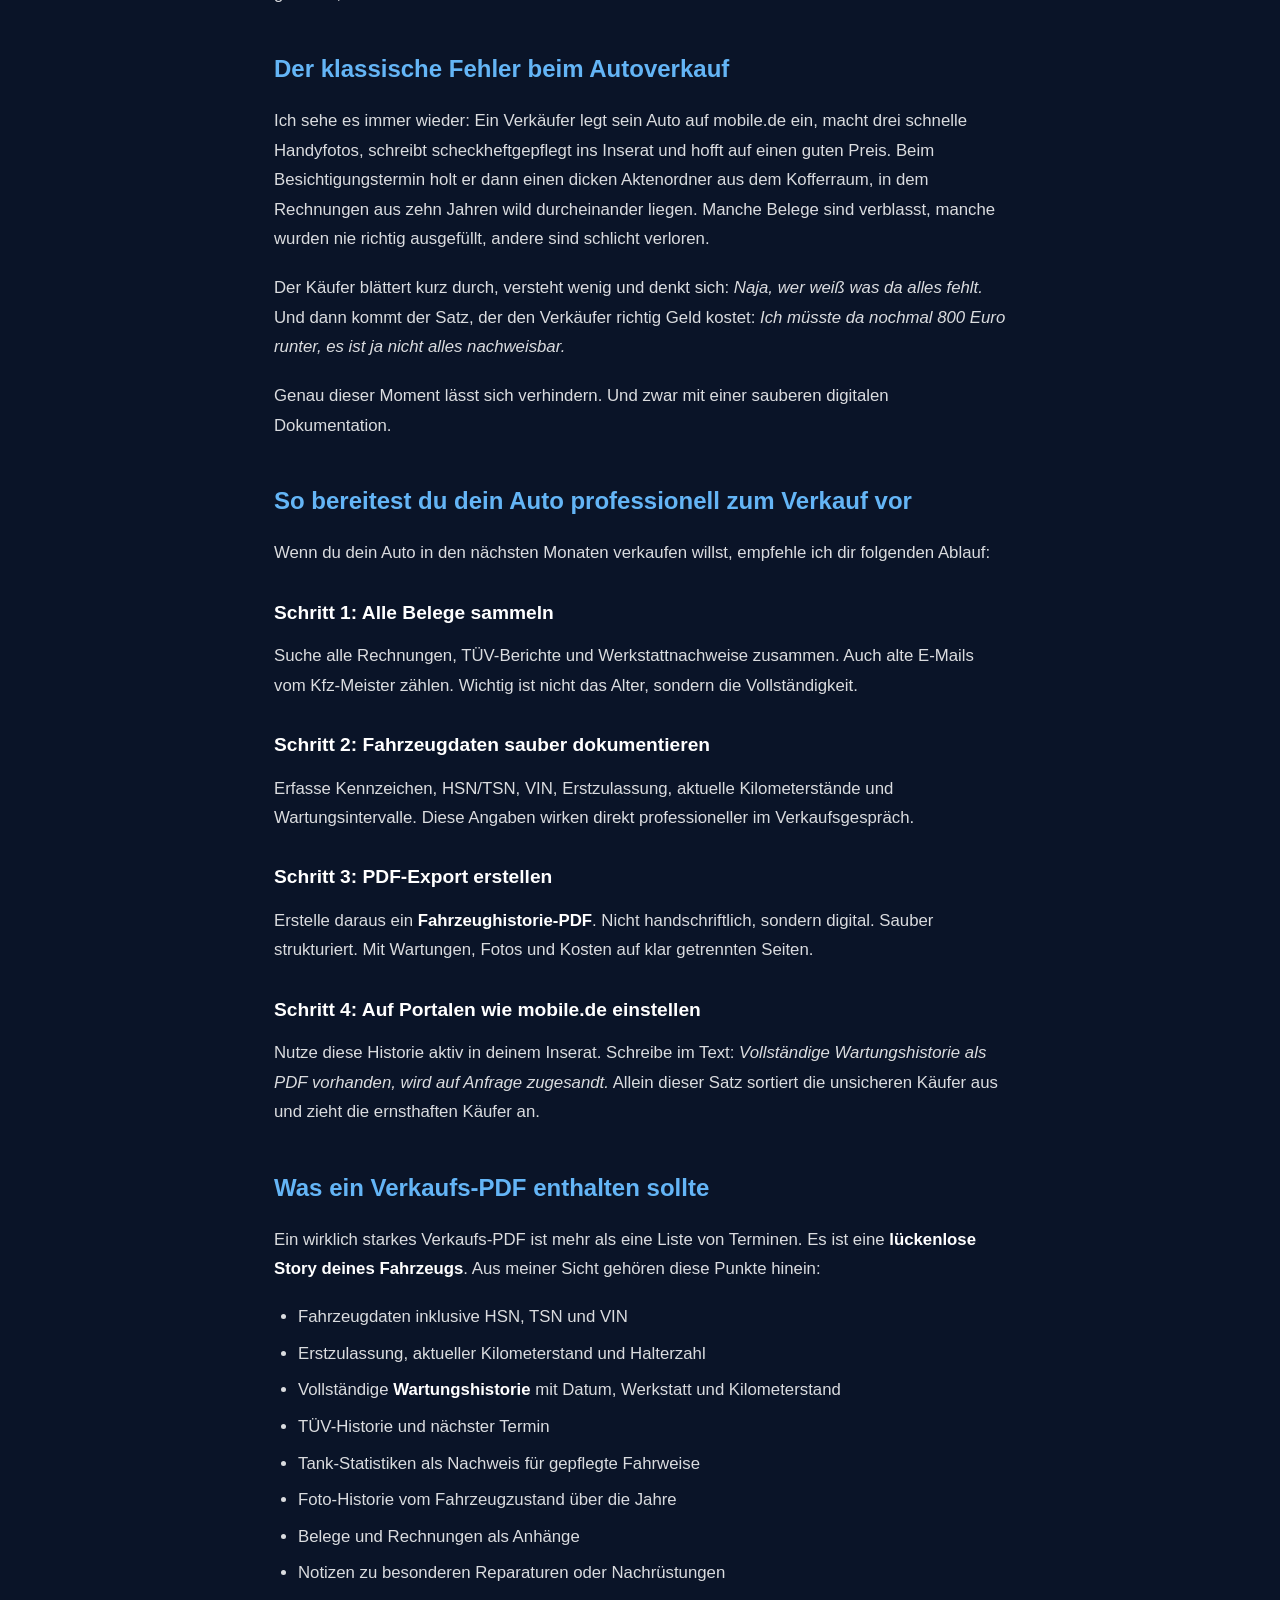
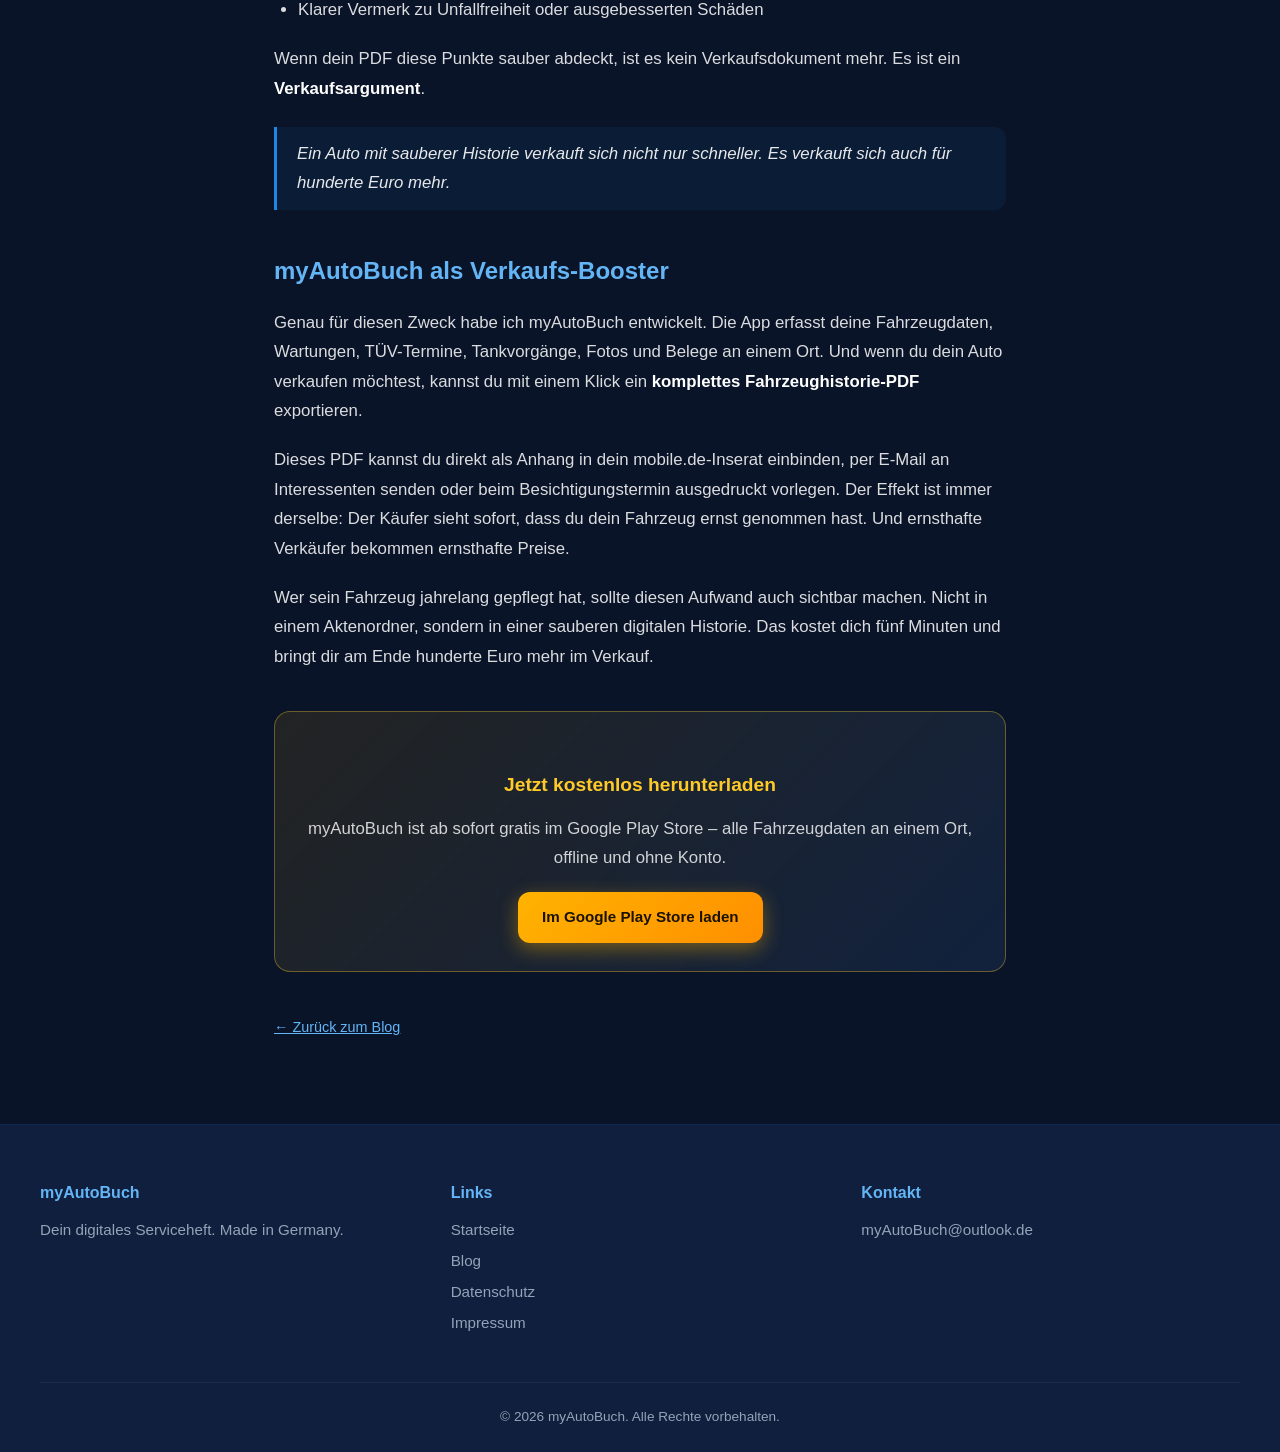
<file: blog-post-auto-verkaufen.html>
<!DOCTYPE html>
<html lang="de">
<head>
<meta charset="UTF-8">
<meta name="viewport" content="width=device-width,initial-scale=1.0">

<title>Auto verkaufen: Mit dokumentierter Wartungshistorie mehr Geld erzielen | myAutoBuch</title>
<meta name="description" content="Wie du dein Auto mit einer sauberen Wartungshistorie schneller und teurer verkaufst. Praxistipps für den Verkauf über mobile.de und andere Portale.">
<meta name="author" content="myAutoBuch">
<meta name="robots" content="index, follow, max-image-preview:large">
<meta name="keywords" content="Auto verkaufen, Wartungshistorie, Serviceheft Verkauf, mobile.de, Auto teurer verkaufen, Fahrzeughistorie PDF, Gebrauchtwagen verkaufen, digitales Serviceheft, myAutoBuch">
<meta name="language" content="German">

<meta property="og:site_name" content="myAutoBuch">
<meta property="og:type" content="article">
<meta property="og:title" content="Auto verkaufen: Mit dokumentierter Wartungshistorie mehr Geld erzielen">
<meta property="og:description" content="Wie du dein Auto mit einer sauberen Wartungshistorie schneller und teurer verkaufst. Praxistipps für den Verkauf über mobile.de und andere Portale.">
<meta property="og:url" content="https://myautobuch.github.io/blog-post-auto-verkaufen.html">
<meta property="og:image" content="https://myautobuch.github.io/assets/og-image.jpg">
<meta property="og:image:width" content="1200">
<meta property="og:image:height" content="630">
<meta property="og:image:alt" content="myAutoBuch - Dein digitales Serviceheft">
<meta property="og:locale" content="de_DE">

<meta name="twitter:card" content="summary_large_image">
<meta name="twitter:site" content="@myautobuch">
<meta name="twitter:creator" content="@myautobuch">
<meta name="twitter:title" content="Auto verkaufen: Mit dokumentierter Wartungshistorie mehr Geld erzielen">
<meta name="twitter:description" content="Wie du dein Auto mit einer sauberen Wartungshistorie schneller und teurer verkaufst. Praxistipps für den Verkauf über mobile.de und andere Portale.">
<meta name="twitter:image" content="https://myautobuch.github.io/assets/og-image.jpg">

<link rel="canonical" href="https://myautobuch.github.io/blog-post-auto-verkaufen.html">
<link rel="icon" href="/favicon.ico">
<link rel="apple-touch-icon" sizes="180x180" href="/apple-touch-icon.png">
<link rel="icon" type="image/png" sizes="32x32" href="/favicon-32x32.png">
<link rel="icon" type="image/png" sizes="16x16" href="/favicon-16x16.png">
<link rel="manifest" href="/site.webmanifest">
<meta name="theme-color" content="#0A1428">
<link rel="stylesheet" href="style.css">

<script type="application/ld+json">
{
  "@context": "https://schema.org",
  "@type": "Article",
  "headline": "Auto verkaufen: Mit dokumentierter Wartungshistorie mehr Geld erzielen",
  "description": "Wie du dein Auto mit einer sauberen Wartungshistorie schneller und teurer verkaufst. Praxistipps für den Verkauf über mobile.de und andere Portale.",
  "author": { "@type": "Person", "name": "Valentin" },
  "publisher": {
    "@type": "Organization",
    "name": "myAutoBuch",
    "logo": { "@type": "ImageObject", "url": "https://myautobuch.github.io/assets/icon.png" }
  },
  "datePublished": "2026-07-15",
  "dateModified": "2026-07-15",
  "mainEntityOfPage": { "@type": "WebPage", "@id": "https://myautobuch.github.io/blog-post-auto-verkaufen.html" },
  "image": "https://myautobuch.github.io/assets/og-image.jpg",
  "inLanguage": "de-DE"
}
</script>
</head>
<body>

<nav class="nav">
  <a href="index.html" class="nav-brand">
    <div class="nav-logo" aria-label="myAutoBuch Logo"></div>
    <span>myAutoBuch</span>
  </a>
  <ul class="nav-links">
    <li><a href="index.html#features">Features</a></li>
    <li><a href="index.html#faq">FAQ</a></li>
    <li><a href="blog.html">Blog</a></li>
    <li><a href="index.html#kontakt">Kontakt</a></li>
  </ul>
  <div class="nav-spacer"></div>
</nav>

<article class="blog-post">

  <a class="blog-post-back" href="blog.html">&larr; Zurück zum Blog</a>

  <header class="blog-post-header">
    <span class="blog-post-tag">Ratgeber</span>
    <h1>Auto verkaufen: Mit dokumentierter Wartungshistorie mehr Geld erzielen</h1>
    <div class="blog-post-meta">
      <span>15. Juli 2026</span>
      <span>Lesezeit: ca. 7 Minuten</span>
      <span>von Valentin</span>
    </div>
  </header>

  <div class="blog-post-body">

    <p>Wer heute ein Auto verkauft, verkauft nicht nur ein Fahrzeug. Er verkauft <strong>Vertrauen</strong>. Denn Käufer sind vorsichtig geworden. Sie wissen, dass Kilometerstände manipuliert werden, dass Rechnungen verschwinden und dass ein Stempel im Serviceheft manchmal nichts über den echten Zustand des Autos aussagt.</p>

    <p>In diesem Beitrag erkläre ich dir aus meiner Erfahrung, warum eine <strong>lückenlose Wartungshistorie</strong> beim Verkauf über Portale wie mobile.de heute wichtiger ist als je zuvor. Und wie du dein Auto so vorbereitest, dass Käufer bereit sind, mehr zu bezahlen.</p>

    <h2>Warum die Wartungshistorie den Verkaufspreis beeinflusst</h2>

    <p>Der Preis eines Gebrauchtwagens entsteht nicht am Schreibtisch. Er entsteht im Kopf des Käufers. Und dort ist die entscheidende Frage nicht wie viele Kilometer das Auto hat, sondern wie es gepflegt wurde.</p>

    <p>Zwei identische Fahrzeuge, gleiches Baujahr, gleicher Kilometerstand, gleiche Farbe. Das eine hat eine vollständige Historie mit Rechnungen, Fotos und dokumentierten Ölwechseln. Das andere hat nur ein halb ausgefülltes Serviceheft und ein paar lose Belege im Handschuhfach. Der Unterschied im Verkaufspreis liegt in der Praxis oft bei <strong>500 bis 2.000 Euro</strong>. Für dasselbe Auto.</p>

    <p>Warum? Weil der Käufer beim ersten Fahrzeug ruhig schläft. Beim zweiten hat er ein ungutes Gefühl. Und dieses Gefühl kostet dich bares Geld.</p>

    <h2>Was Käufer wirklich sehen wollen</h2>

    <p>In den letzten Jahren haben sich die Erwartungen deutlich verändert. Käufer wollen heute nicht mehr nur einen Stempel sehen. Sie wollen eine <strong>nachvollziehbare Geschichte</strong>. Das umfasst:</p>

    <ul>
      <li>Vollständige <strong>Wartungshistorie</strong> mit Datum, Kilometerstand und Werkstatt</li>
      <li>Nachweise über <strong>Ölwechsel</strong> und Filterwechsel</li>
      <li>Alle <strong>TÜV-Nachweise</strong> der letzten Jahre</li>
      <li>Belege für <strong>Reparaturen</strong> und ausgetauschte Verschleißteile</li>
      <li><strong>Tankvorgänge</strong> als Nebeneffekt für den Verbrauchsnachweis</li>
      <li><strong>Fotos vom Zustand</strong> zu unterschiedlichen Zeitpunkten</li>
      <li>Ehrliche Angaben zu <strong>Unfallschäden</strong> oder Nachbesserungen</li>
    </ul>

    <p>Wer diese Punkte sauber liefert, wird nicht mehr in eine Schublade mit irgendein Gebrauchtwagen gesteckt, sondern hebt sich sofort ab.</p>

    <h2>Der klassische Fehler beim Autoverkauf</h2>

    <p>Ich sehe es immer wieder: Ein Verkäufer legt sein Auto auf mobile.de ein, macht drei schnelle Handyfotos, schreibt scheckheftgepflegt ins Inserat und hofft auf einen guten Preis. Beim Besichtigungstermin holt er dann einen dicken Aktenordner aus dem Kofferraum, in dem Rechnungen aus zehn Jahren wild durcheinander liegen. Manche Belege sind verblasst, manche wurden nie richtig ausgefüllt, andere sind schlicht verloren.</p>

    <p>Der Käufer blättert kurz durch, versteht wenig und denkt sich: <em>Naja, wer weiß was da alles fehlt.</em> Und dann kommt der Satz, der den Verkäufer richtig Geld kostet: <em>Ich müsste da nochmal 800 Euro runter, es ist ja nicht alles nachweisbar.</em></p>

    <p>Genau dieser Moment lässt sich verhindern. Und zwar mit einer sauberen digitalen Dokumentation.</p>

    <h2>So bereitest du dein Auto professionell zum Verkauf vor</h2>

    <p>Wenn du dein Auto in den nächsten Monaten verkaufen willst, empfehle ich dir folgenden Ablauf:</p>

    <h3>Schritt 1: Alle Belege sammeln</h3>
    <p>Suche alle Rechnungen, TÜV-Berichte und Werkstattnachweise zusammen. Auch alte E-Mails vom Kfz-Meister zählen. Wichtig ist nicht das Alter, sondern die Vollständigkeit.</p>

    <h3>Schritt 2: Fahrzeugdaten sauber dokumentieren</h3>
    <p>Erfasse Kennzeichen, HSN/TSN, VIN, Erstzulassung, aktuelle Kilometerstände und Wartungsintervalle. Diese Angaben wirken direkt professioneller im Verkaufsgespräch.</p>

    <h3>Schritt 3: PDF-Export erstellen</h3>
    <p>Erstelle daraus ein <strong>Fahrzeughistorie-PDF</strong>. Nicht handschriftlich, sondern digital. Sauber strukturiert. Mit Wartungen, Fotos und Kosten auf klar getrennten Seiten.</p>

    <h3>Schritt 4: Auf Portalen wie mobile.de einstellen</h3>
    <p>Nutze diese Historie aktiv in deinem Inserat. Schreibe im Text: <em>Vollständige Wartungshistorie als PDF vorhanden, wird auf Anfrage zugesandt.</em> Allein dieser Satz sortiert die unsicheren Käufer aus und zieht die ernsthaften Käufer an.</p>

    <h2>Was ein Verkaufs-PDF enthalten sollte</h2>

    <p>Ein wirklich starkes Verkaufs-PDF ist mehr als eine Liste von Terminen. Es ist eine <strong>lückenlose Story deines Fahrzeugs</strong>. Aus meiner Sicht gehören diese Punkte hinein:</p>

    <ul>
      <li>Fahrzeugdaten inklusive HSN, TSN und VIN</li>
      <li>Erstzulassung, aktueller Kilometerstand und Halterzahl</li>
      <li>Vollständige <strong>Wartungshistorie</strong> mit Datum, Werkstatt und Kilometerstand</li>
      <li>TÜV-Historie und nächster Termin</li>
      <li>Tank-Statistiken als Nachweis für gepflegte Fahrweise</li>
      <li>Foto-Historie vom Fahrzeugzustand über die Jahre</li>
      <li>Belege und Rechnungen als Anhänge</li>
      <li>Notizen zu besonderen Reparaturen oder Nachrüstungen</li>
      <li>Klarer Vermerk zu Unfallfreiheit oder ausgebesserten Schäden</li>
    </ul>

    <p>Wenn dein PDF diese Punkte sauber abdeckt, ist es kein Verkaufsdokument mehr. Es ist ein <strong>Verkaufsargument</strong>.</p>

    <blockquote>Ein Auto mit sauberer Historie verkauft sich nicht nur schneller. Es verkauft sich auch für hunderte Euro mehr.</blockquote>

    <h2>myAutoBuch als Verkaufs-Booster</h2>

    <p>Genau für diesen Zweck habe ich myAutoBuch entwickelt. Die App erfasst deine Fahrzeugdaten, Wartungen, TÜV-Termine, Tankvorgänge, Fotos und Belege an einem Ort. Und wenn du dein Auto verkaufen möchtest, kannst du mit einem Klick ein <strong>komplettes Fahrzeughistorie-PDF</strong> exportieren.</p>

    <p>Dieses PDF kannst du direkt als Anhang in dein mobile.de-Inserat einbinden, per E-Mail an Interessenten senden oder beim Besichtigungstermin ausgedruckt vorlegen. Der Effekt ist immer derselbe: Der Käufer sieht sofort, dass du dein Fahrzeug ernst genommen hast. Und ernsthafte Verkäufer bekommen ernsthafte Preise.</p>

    <p>Wer sein Fahrzeug jahrelang gepflegt hat, sollte diesen Aufwand auch sichtbar machen. Nicht in einem Aktenordner, sondern in einer sauberen digitalen Historie. Das kostet dich fünf Minuten und bringt dir am Ende hunderte Euro mehr im Verkauf.</p>

    <div class="blog-post-cta">
      <h3>Jetzt kostenlos herunterladen</h3>
      <p>myAutoBuch ist ab sofort gratis im Google Play Store – alle Fahrzeugdaten an einem Ort, offline und ohne Konto.</p>
      <a href="https://play.google.com/store/apps/details?id=de.myautobuch.app" class="btn-gold">Im Google Play Store laden</a>
    </div>

    <p><a class="blog-post-back" href="blog.html">&larr; Zurück zum Blog</a></p>

  </div>

</article>

<footer class="footer">
  <div class="footer-grid">
    <div class="footer-col"><h4>myAutoBuch</h4><p>Dein digitales Serviceheft. Made in Germany.</p></div>
    <div class="footer-col"><h4>Links</h4><a href="index.html">Startseite</a><a href="blog.html">Blog</a><a href="privacy.html">Datenschutz</a><a href="imprint.html">Impressum</a></div>
    <div class="footer-col"><h4>Kontakt</h4><a href="mailto:myAutoBuch@outlook.de">myAutoBuch@outlook.de</a></div>
  </div>
  <div class="footer-bottom">&copy; 2026 myAutoBuch. Alle Rechte vorbehalten.</div>
</footer>

<script src="animations.js"></script>
</body>
</html>
</file>
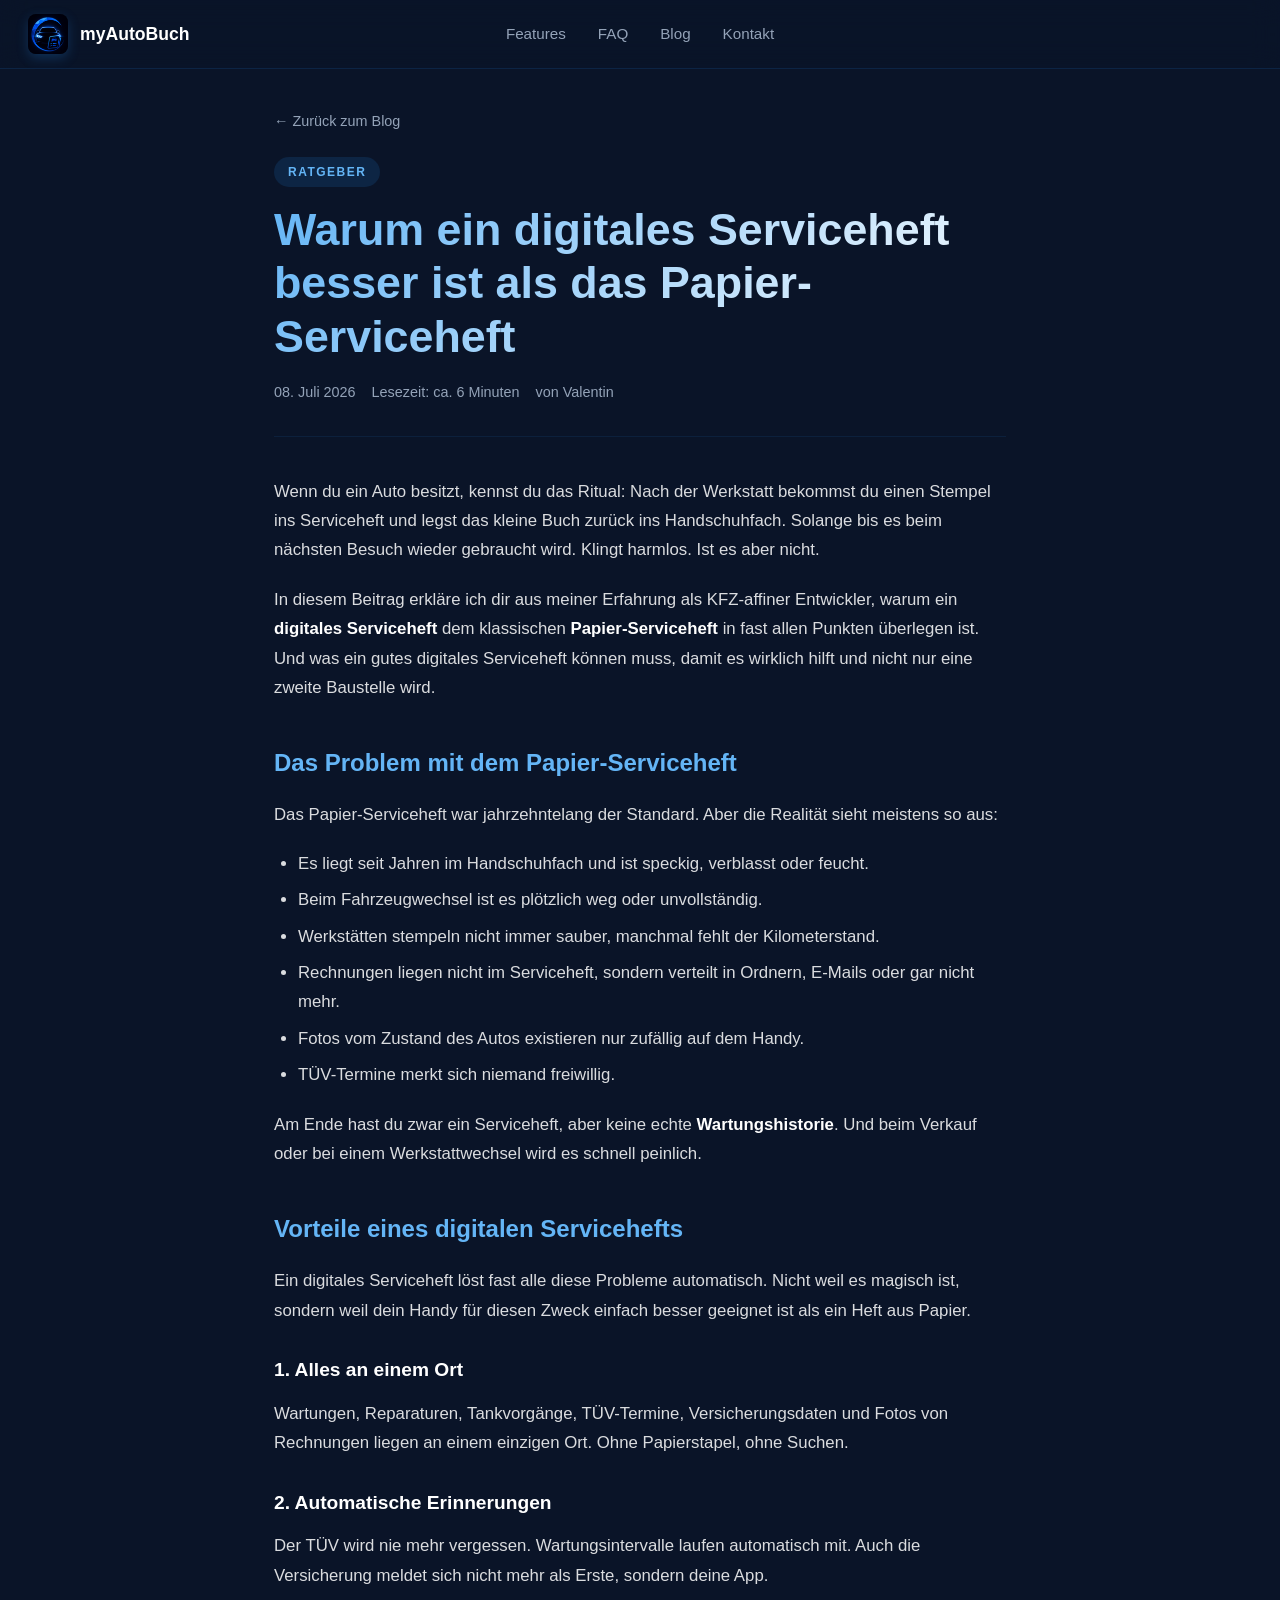
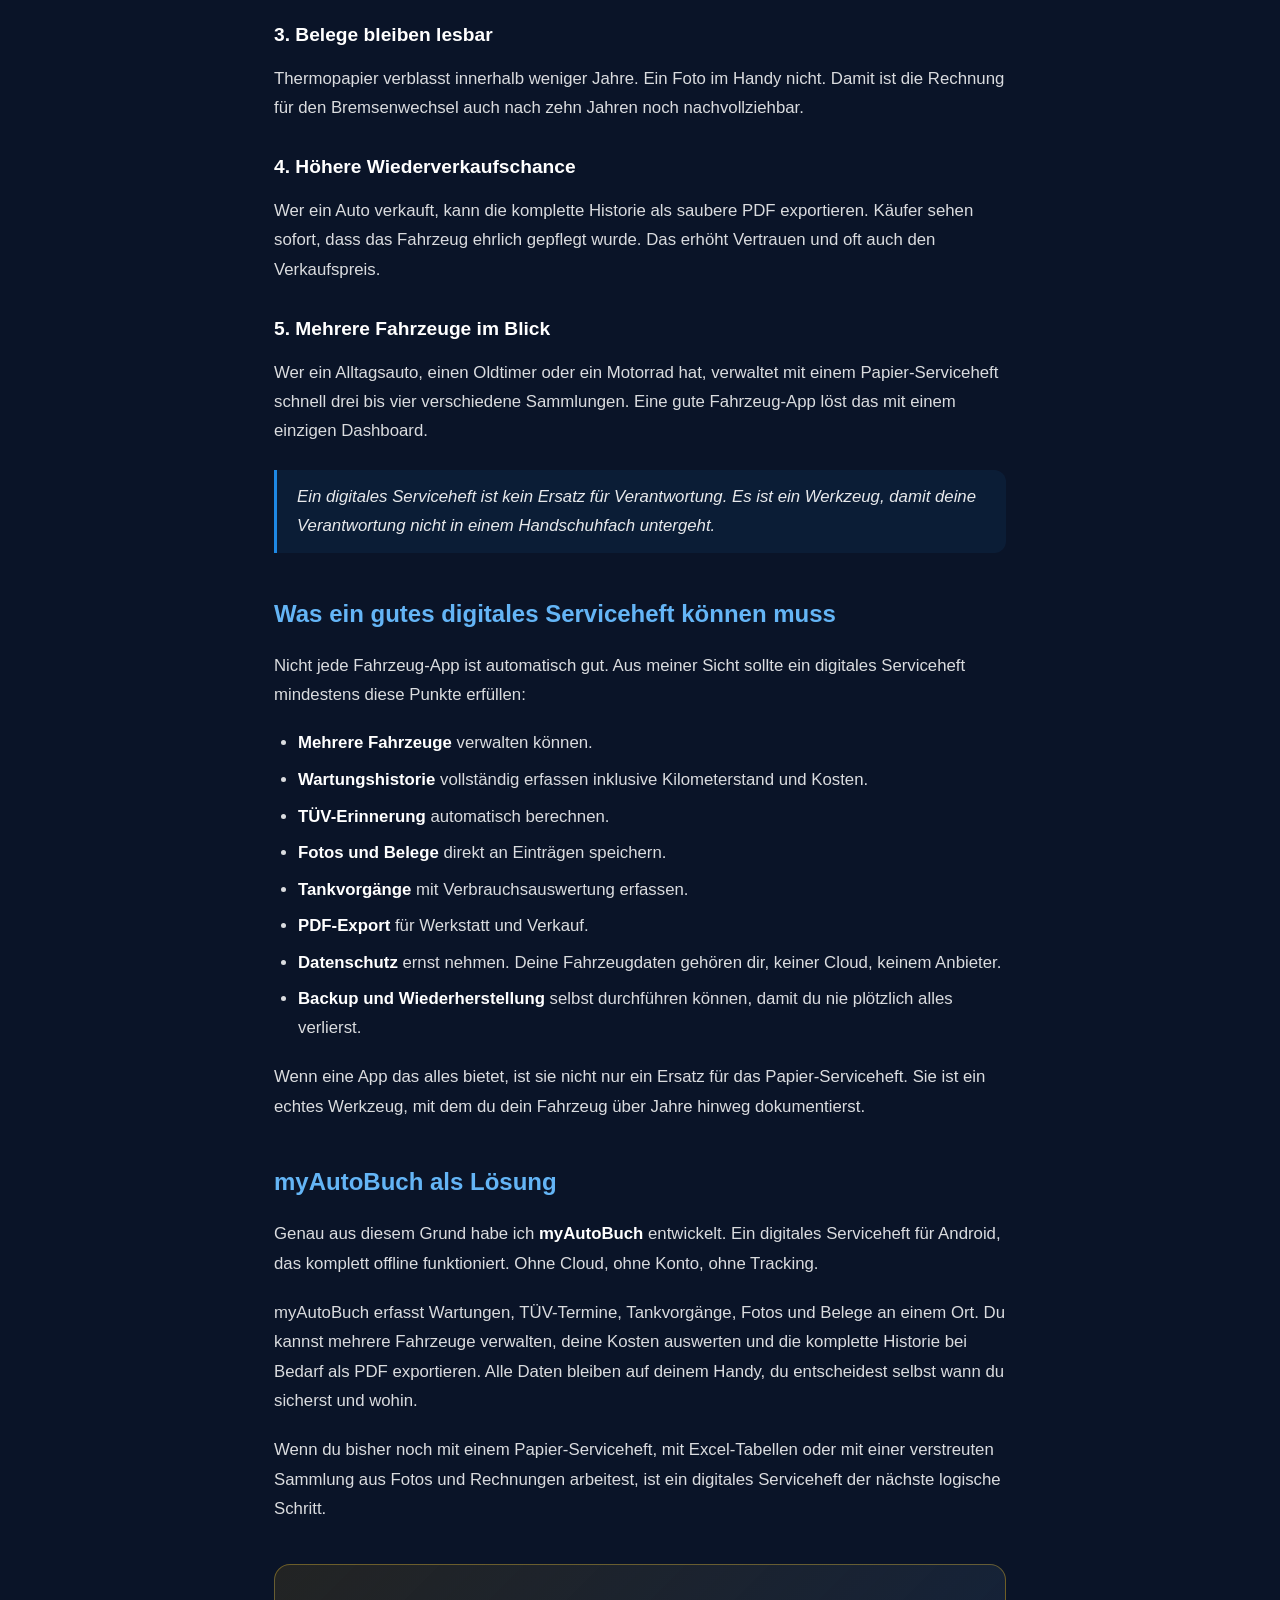
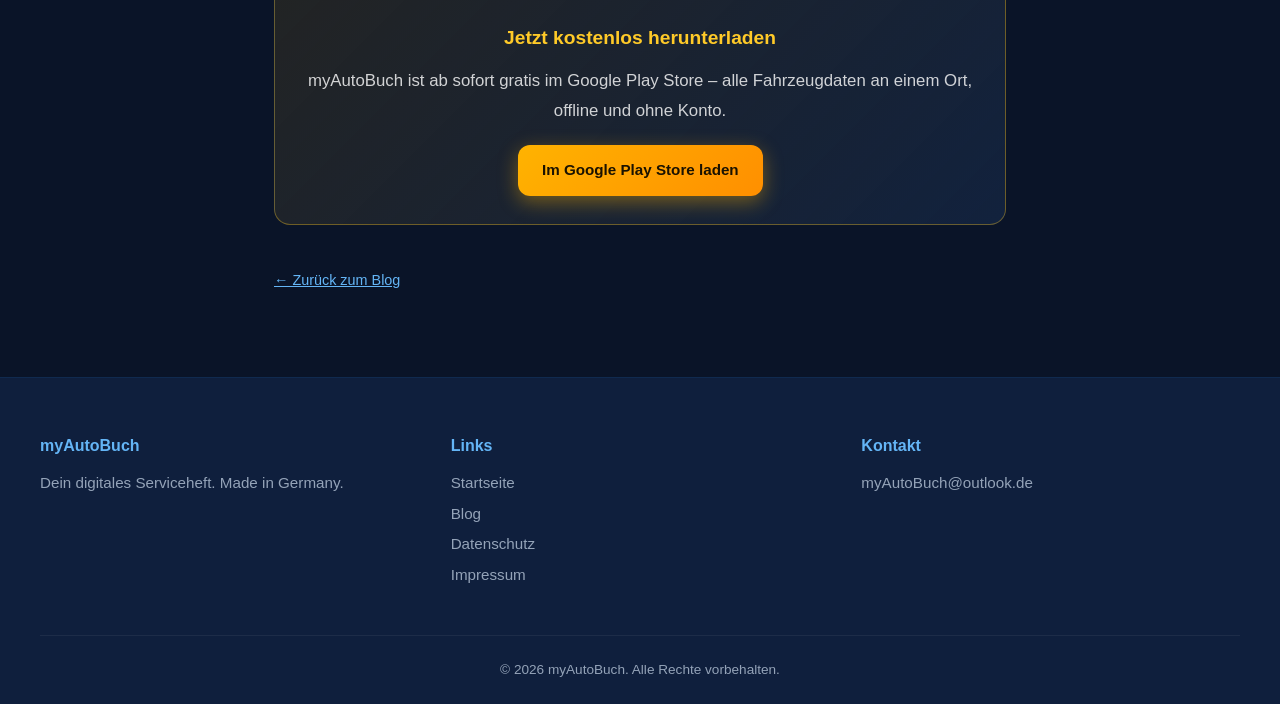
<file: blog-post-digitales-serviceheft.html>
<!DOCTYPE html>
<html lang="de">
<head>
<meta charset="UTF-8">
<meta name="viewport" content="width=device-width,initial-scale=1.0">

<title>Warum ein digitales Serviceheft besser ist als das Papier-Serviceheft | myAutoBuch</title>
<meta name="description" content="Warum ein digitales Serviceheft dem Papier-Serviceheft klar überlegen ist. Vorteile, typische Probleme mit Papier und was ein gutes digitales Serviceheft können muss.">
<meta name="author" content="myAutoBuch">
<meta name="robots" content="index, follow, max-image-preview:large">
<meta name="keywords" content="digitales Serviceheft, Papier Serviceheft, Fahrzeug App, Wartungshistorie, TÜV Erinnerung, Auto App, myAutoBuch, KFZ App">
<meta name="language" content="German">

<meta property="og:site_name" content="myAutoBuch">
<meta property="og:type" content="article">
<meta property="og:title" content="Warum ein digitales Serviceheft besser ist als das Papier-Serviceheft">
<meta property="og:description" content="Warum ein digitales Serviceheft dem Papier-Serviceheft klar überlegen ist. Vorteile, typische Probleme mit Papier und was ein gutes digitales Serviceheft können muss.">
<meta property="og:url" content="https://myautobuch.github.io/blog-post-digitales-serviceheft.html">
<meta property="og:image" content="https://myautobuch.github.io/assets/og-image.jpg">
<meta property="og:image:width" content="1200">
<meta property="og:image:height" content="630">
<meta property="og:image:alt" content="myAutoBuch – Dein digitales Serviceheft">
<meta property="og:locale" content="de_DE">

<meta name="twitter:card" content="summary_large_image">
<meta name="twitter:site" content="@myautobuch">
<meta name="twitter:creator" content="@myautobuch">
<meta name="twitter:title" content="Warum ein digitales Serviceheft besser ist als das Papier-Serviceheft">
<meta name="twitter:description" content="Warum ein digitales Serviceheft dem Papier-Serviceheft klar überlegen ist. Vorteile, typische Probleme mit Papier und was ein gutes digitales Serviceheft können muss.">
<meta name="twitter:image" content="https://myautobuch.github.io/assets/og-image.jpg">

<link rel="canonical" href="https://myautobuch.github.io/blog-post-digitales-serviceheft.html">
<link rel="icon" href="/favicon.ico">
<link rel="apple-touch-icon" sizes="180x180" href="/apple-touch-icon.png">
<link rel="icon" type="image/png" sizes="32x32" href="/favicon-32x32.png">
<link rel="icon" type="image/png" sizes="16x16" href="/favicon-16x16.png">
<link rel="manifest" href="/site.webmanifest">
<meta name="theme-color" content="#0A1428">
<link rel="stylesheet" href="style.css">

<script type="application/ld+json">
{
  "@context": "https://schema.org",
  "@type": "Article",
  "headline": "Warum ein digitales Serviceheft besser ist als das Papier-Serviceheft",
  "description": "Warum ein digitales Serviceheft dem Papier-Serviceheft klar überlegen ist. Vorteile, typische Probleme mit Papier und was ein gutes digitales Serviceheft können muss.",
  "author": {
    "@type": "Person",
    "name": "Valentin"
  },
  "publisher": {
    "@type": "Organization",
    "name": "myAutoBuch",
    "logo": {
      "@type": "ImageObject",
      "url": "https://myautobuch.github.io/assets/icon.png"
    }
  },
  "datePublished": "2026-07-08",
  "dateModified": "2026-07-08",
  "mainEntityOfPage": {
    "@type": "WebPage",
    "@id": "https://myautobuch.github.io/blog-post-digitales-serviceheft.html"
  },
  "image": "https://myautobuch.github.io/assets/og-image.jpg",
  "inLanguage": "de-DE"
}
</script>
</head>
<body>

<nav class="nav">
  <a href="index.html" class="nav-brand">
    <div class="nav-logo" aria-label="myAutoBuch Logo"></div>
    <span>myAutoBuch</span>
  </a>
  <ul class="nav-links">
    <li><a href="index.html#features">Features</a></li>
    <li><a href="index.html#faq">FAQ</a></li>
    <li><a href="blog.html">Blog</a></li>
    <li><a href="index.html#kontakt">Kontakt</a></li>
  </ul>
  <div class="nav-spacer"></div>
</nav>

<article class="blog-post">

  <a class="blog-post-back" href="blog.html">← Zurück zum Blog</a>

  <header class="blog-post-header">
    <span class="blog-post-tag">Ratgeber</span>
    <h1>Warum ein digitales Serviceheft besser ist als das Papier-Serviceheft</h1>
    <div class="blog-post-meta">
      <span>08. Juli 2026</span>
      <span>Lesezeit: ca. 6 Minuten</span>
      <span>von Valentin</span>
    </div>
  </header>

  <div class="blog-post-body">

    <p>Wenn du ein Auto besitzt, kennst du das Ritual: Nach der Werkstatt bekommst du einen Stempel ins Serviceheft und legst das kleine Buch zurück ins Handschuhfach. Solange bis es beim nächsten Besuch wieder gebraucht wird. Klingt harmlos. Ist es aber nicht.</p>

    <p>In diesem Beitrag erkläre ich dir aus meiner Erfahrung als KFZ-affiner Entwickler, warum ein <strong>digitales Serviceheft</strong> dem klassischen <strong>Papier-Serviceheft</strong> in fast allen Punkten überlegen ist. Und was ein gutes digitales Serviceheft können muss, damit es wirklich hilft und nicht nur eine zweite Baustelle wird.</p>

    <h2>Das Problem mit dem Papier-Serviceheft</h2>

    <p>Das Papier-Serviceheft war jahrzehntelang der Standard. Aber die Realität sieht meistens so aus:</p>

    <ul>
      <li>Es liegt seit Jahren im Handschuhfach und ist speckig, verblasst oder feucht.</li>
      <li>Beim Fahrzeugwechsel ist es plötzlich weg oder unvollständig.</li>
      <li>Werkstätten stempeln nicht immer sauber, manchmal fehlt der Kilometerstand.</li>
      <li>Rechnungen liegen nicht im Serviceheft, sondern verteilt in Ordnern, E-Mails oder gar nicht mehr.</li>
      <li>Fotos vom Zustand des Autos existieren nur zufällig auf dem Handy.</li>
      <li>TÜV-Termine merkt sich niemand freiwillig.</li>
    </ul>

    <p>Am Ende hast du zwar ein Serviceheft, aber keine echte <strong>Wartungshistorie</strong>. Und beim Verkauf oder bei einem Werkstattwechsel wird es schnell peinlich.</p>

    <h2>Vorteile eines digitalen Servicehefts</h2>

    <p>Ein digitales Serviceheft löst fast alle diese Probleme automatisch. Nicht weil es magisch ist, sondern weil dein Handy für diesen Zweck einfach besser geeignet ist als ein Heft aus Papier.</p>

    <h3>1. Alles an einem Ort</h3>
    <p>Wartungen, Reparaturen, Tankvorgänge, TÜV-Termine, Versicherungsdaten und Fotos von Rechnungen liegen an einem einzigen Ort. Ohne Papierstapel, ohne Suchen.</p>

    <h3>2. Automatische Erinnerungen</h3>
    <p>Der TÜV wird nie mehr vergessen. Wartungsintervalle laufen automatisch mit. Auch die Versicherung meldet sich nicht mehr als Erste, sondern deine App.</p>

    <h3>3. Belege bleiben lesbar</h3>
    <p>Thermopapier verblasst innerhalb weniger Jahre. Ein Foto im Handy nicht. Damit ist die Rechnung für den Bremsenwechsel auch nach zehn Jahren noch nachvollziehbar.</p>

    <h3>4. Höhere Wiederverkaufschance</h3>
    <p>Wer ein Auto verkauft, kann die komplette Historie als saubere PDF exportieren. Käufer sehen sofort, dass das Fahrzeug ehrlich gepflegt wurde. Das erhöht Vertrauen und oft auch den Verkaufspreis.</p>

    <h3>5. Mehrere Fahrzeuge im Blick</h3>
    <p>Wer ein Alltagsauto, einen Oldtimer oder ein Motorrad hat, verwaltet mit einem Papier-Serviceheft schnell drei bis vier verschiedene Sammlungen. Eine gute Fahrzeug-App löst das mit einem einzigen Dashboard.</p>

    <blockquote>Ein digitales Serviceheft ist kein Ersatz für Verantwortung. Es ist ein Werkzeug, damit deine Verantwortung nicht in einem Handschuhfach untergeht.</blockquote>

    <h2>Was ein gutes digitales Serviceheft können muss</h2>

    <p>Nicht jede Fahrzeug-App ist automatisch gut. Aus meiner Sicht sollte ein digitales Serviceheft mindestens diese Punkte erfüllen:</p>

    <ul>
      <li><strong>Mehrere Fahrzeuge</strong> verwalten können.</li>
      <li><strong>Wartungshistorie</strong> vollständig erfassen inklusive Kilometerstand und Kosten.</li>
      <li><strong>TÜV-Erinnerung</strong> automatisch berechnen.</li>
      <li><strong>Fotos und Belege</strong> direkt an Einträgen speichern.</li>
      <li><strong>Tankvorgänge</strong> mit Verbrauchsauswertung erfassen.</li>
      <li><strong>PDF-Export</strong> für Werkstatt und Verkauf.</li>
      <li><strong>Datenschutz</strong> ernst nehmen. Deine Fahrzeugdaten gehören dir, keiner Cloud, keinem Anbieter.</li>
      <li><strong>Backup und Wiederherstellung</strong> selbst durchführen können, damit du nie plötzlich alles verlierst.</li>
    </ul>

    <p>Wenn eine App das alles bietet, ist sie nicht nur ein Ersatz für das Papier-Serviceheft. Sie ist ein echtes Werkzeug, mit dem du dein Fahrzeug über Jahre hinweg dokumentierst.</p>

    <h2>myAutoBuch als Lösung</h2>

    <p>Genau aus diesem Grund habe ich <strong>myAutoBuch</strong> entwickelt. Ein digitales Serviceheft für Android, das komplett offline funktioniert. Ohne Cloud, ohne Konto, ohne Tracking.</p>

    <p>myAutoBuch erfasst Wartungen, TÜV-Termine, Tankvorgänge, Fotos und Belege an einem Ort. Du kannst mehrere Fahrzeuge verwalten, deine Kosten auswerten und die komplette Historie bei Bedarf als PDF exportieren. Alle Daten bleiben auf deinem Handy, du entscheidest selbst wann du sicherst und wohin.</p>

    <p>Wenn du bisher noch mit einem Papier-Serviceheft, mit Excel-Tabellen oder mit einer verstreuten Sammlung aus Fotos und Rechnungen arbeitest, ist ein digitales Serviceheft der nächste logische Schritt.</p>

    <div class="blog-post-cta">
      <h3>Jetzt kostenlos herunterladen</h3>
      <p>myAutoBuch ist ab sofort gratis im Google Play Store – alle Fahrzeugdaten an einem Ort, offline und ohne Konto.</p>
      <a href="https://play.google.com/store/apps/details?id=de.myautobuch.app" class="btn-gold">Im Google Play Store laden</a>
    </div>

    <p><a class="blog-post-back" href="blog.html">← Zurück zum Blog</a></p>

  </div>

</article>

<footer class="footer">
  <div class="footer-grid">
    <div class="footer-col"><h4>myAutoBuch</h4><p>Dein digitales Serviceheft. Made in Germany.</p></div>
    <div class="footer-col"><h4>Links</h4><a href="index.html">Startseite</a><a href="blog.html">Blog</a><a href="privacy.html">Datenschutz</a><a href="imprint.html">Impressum</a></div>
    <div class="footer-col"><h4>Kontakt</h4><a href="mailto:myAutoBuch@outlook.de">myAutoBuch@outlook.de</a></div>
  </div>
  <div class="footer-bottom">© 2026 myAutoBuch. Alle Rechte vorbehalten.</div>
</footer>

<script src="animations.js"></script>
</body>
</html>
</file>
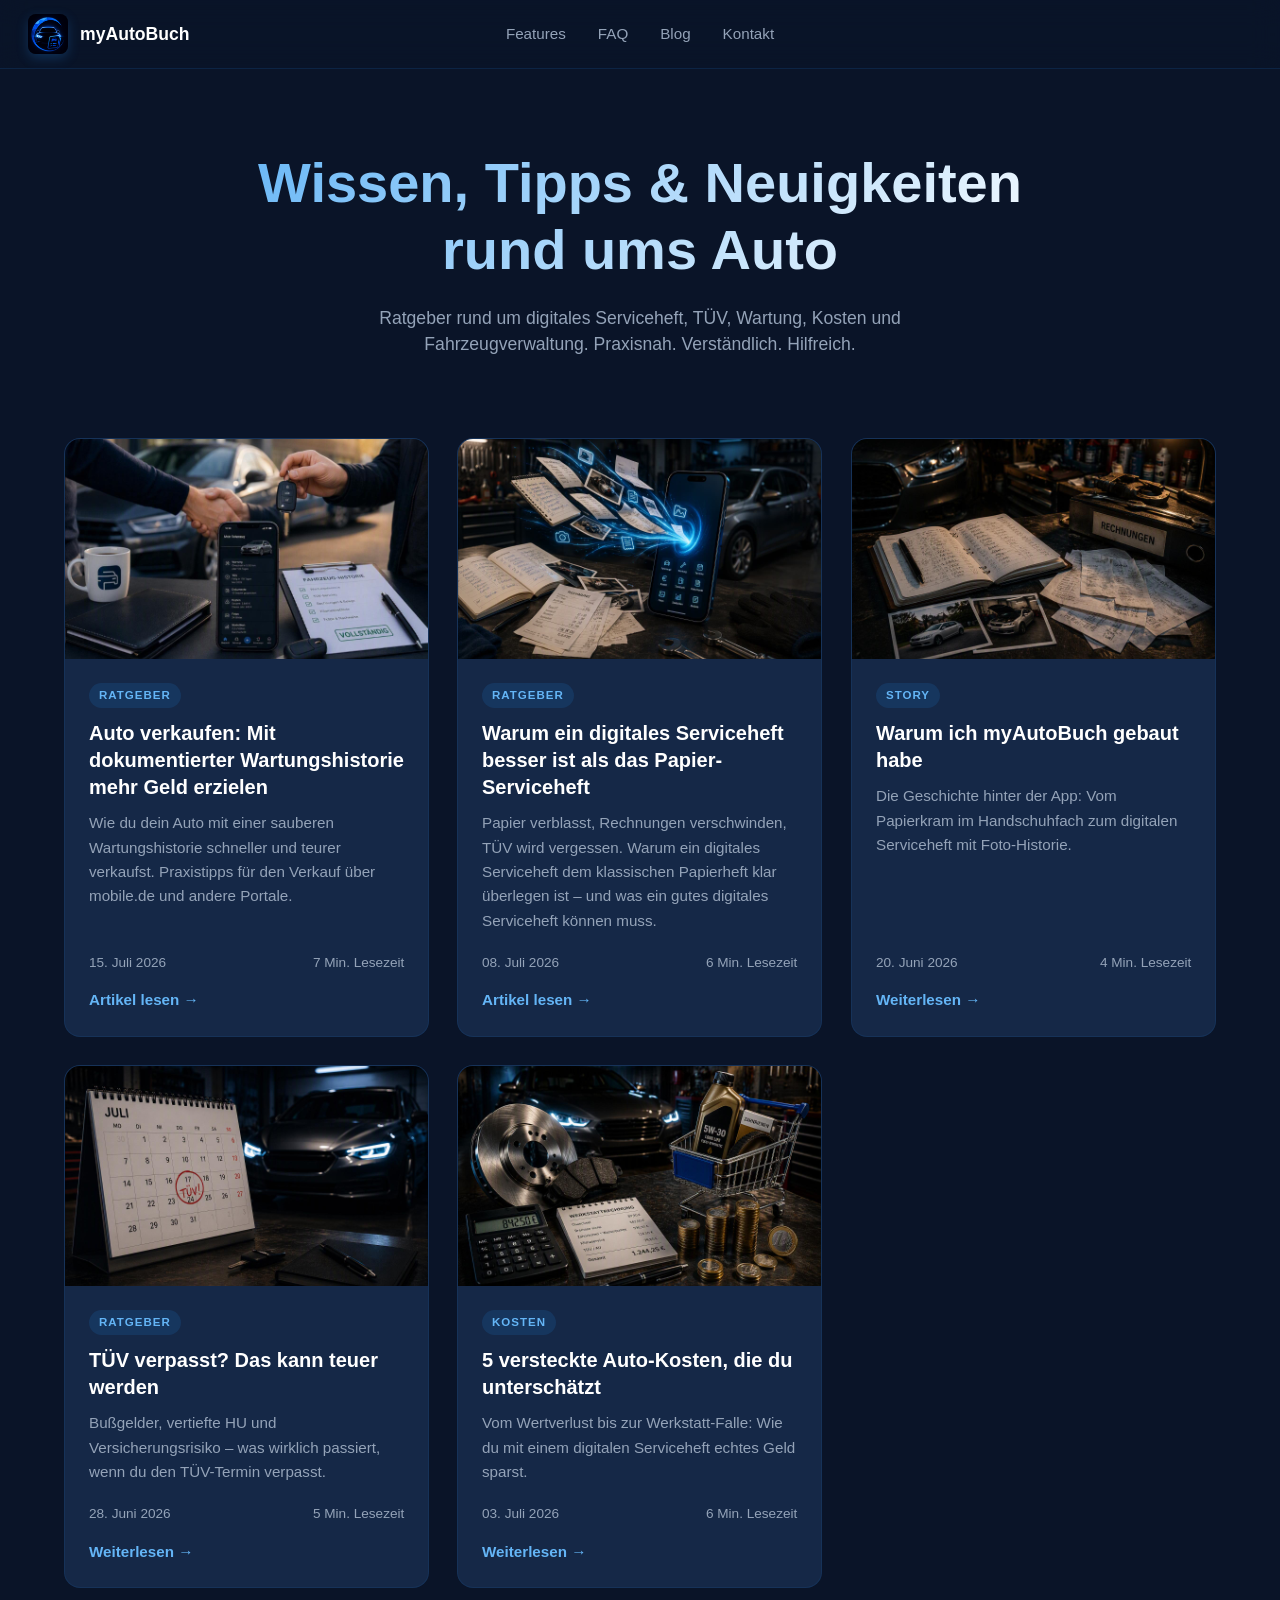
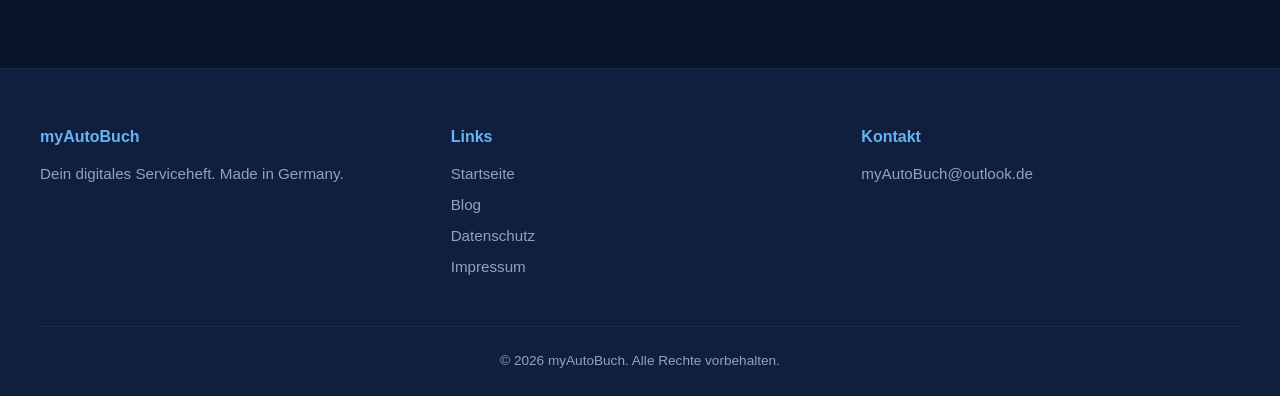
<file: blog.html>
<!DOCTYPE html>
<html lang="de">
<head>
<meta charset="UTF-8">
<meta name="viewport" content="width=device-width,initial-scale=1.0">

<title>myAutoBuch Blog – Digitales Serviceheft, Auto Wartung, TÜV & Fahrzeug-Tipps</title>
<meta name="description" content="Der myAutoBuch Blog: Ratgeber rund um digitales Serviceheft, TÜV, Wartung, Kosten und Fahrzeugverwaltung. Praxisnah, verständlich und hilfreich für alle, die ihr Auto im Griff haben wollen.">
<meta name="keywords" content="digitales Serviceheft, Auto App, Fahrzeugverwaltung, TÜV Erinnerung, Wartung Auto, Wartungshistorie, KFZ App, Fahrzeugkosten, Serviceheft App, Auto verkaufen, myAutoBuch Blog">
<meta name="author" content="myAutoBuch">
<meta name="robots" content="index, follow, max-image-preview:large">
<meta name="googlebot" content="index, follow">
<meta name="language" content="German">

<meta property="og:site_name" content="myAutoBuch">
<meta property="og:type" content="website">
<meta property="og:title" content="myAutoBuch Blog – Digitales Serviceheft, Auto Wartung, TÜV & Fahrzeug-Tipps">
<meta property="og:description" content="Ratgeber rund um digitales Serviceheft, TÜV, Wartung, Kosten und Fahrzeugverwaltung. Praxisnah und verständlich für alle, die ihr Auto im Griff haben wollen.">
<meta property="og:url" content="https://myautobuch.github.io/blog.html">
<meta property="og:image" content="https://myautobuch.github.io/assets/og-image.jpg">
<meta property="og:image:width" content="1200">
<meta property="og:image:height" content="630">
<meta property="og:image:alt" content="myAutoBuch – Dein digitales Serviceheft">
<meta property="og:locale" content="de_DE">

<meta name="twitter:card" content="summary_large_image">
<meta name="twitter:site" content="@myautobuch">
<meta name="twitter:creator" content="@myautobuch">
<meta name="twitter:title" content="myAutoBuch Blog – Digitales Serviceheft, Auto Wartung, TÜV & Fahrzeug-Tipps">
<meta name="twitter:description" content="Ratgeber rund um digitales Serviceheft, TÜV, Wartung, Kosten und Fahrzeugverwaltung. Praxisnah und verständlich.">
<meta name="twitter:image" content="https://myautobuch.github.io/assets/og-image.jpg">
<meta name="twitter:image:alt" content="myAutoBuch – Dein digitales Serviceheft">

<link rel="canonical" href="https://myautobuch.github.io/blog.html">
<link rel="icon" href="/favicon.ico">
<link rel="apple-touch-icon" sizes="180x180" href="/apple-touch-icon.png">
<link rel="icon" type="image/png" sizes="32x32" href="/favicon-32x32.png">
<link rel="icon" type="image/png" sizes="16x16" href="/favicon-16x16.png">
<link rel="manifest" href="/site.webmanifest">
<meta name="theme-color" content="#0A1428">
<link rel="stylesheet" href="style.css">

<script type="application/ld+json">
{
  "@context": "https://schema.org",
  "@type": "Blog",
  "name": "myAutoBuch Blog",
  "description": "Ratgeber rund um digitales Serviceheft, TÜV, Wartung, Kosten und Fahrzeugverwaltung.",
  "url": "https://myautobuch.github.io/blog.html",
  "inLanguage": "de-DE",
  "publisher": {
    "@type": "Organization",
    "name": "myAutoBuch",
    "logo": {
      "@type": "ImageObject",
      "url": "https://myautobuch.github.io/assets/icon.png"
    }
  },
  "blogPost": [
    {
      "@type": "BlogPosting",
      "headline": "Auto verkaufen: Mit dokumentierter Wartungshistorie mehr Geld erzielen",
      "description": "Wie du dein Auto mit einer sauberen Wartungshistorie schneller und teurer verkaufst. Praxistipps für den Verkauf über mobile.de und andere Portale.",
      "url": "https://myautobuch.github.io/blog-post-auto-verkaufen.html",
      "datePublished": "2026-07-09",
      "author": { "@type": "Person", "name": "Valentin" },
      "image": "https://myautobuch.github.io/assets/og-image.jpg",
      "inLanguage": "de-DE"
    },
    {
      "@type": "BlogPosting",
      "headline": "Warum ein digitales Serviceheft besser ist als das Papier-Serviceheft",
      "description": "Papier verblasst, Rechnungen verschwinden, TÜV wird vergessen. Warum ein digitales Serviceheft dem klassischen Papierheft klar überlegen ist.",
      "url": "https://myautobuch.github.io/blog-post-digitales-serviceheft.html",
      "datePublished": "2026-07-08",
      "author": { "@type": "Person", "name": "Valentin" },
      "image": "https://myautobuch.github.io/assets/og-image.jpg",
      "inLanguage": "de-DE"
    },
    {
      "@type": "BlogPosting",
      "headline": "Warum ich myAutoBuch gebaut habe",
      "description": "Die Geschichte hinter der App: Vom Papierkram im Handschuhfach zum digitalen Serviceheft mit Foto-Historie.",
      "url": "https://myautobuch.github.io/blog-post-1.html",
      "datePublished": "2026-06-20",
      "author": { "@type": "Person", "name": "Valentin" },
      "image": "https://myautobuch.github.io/assets/og-image.jpg",
      "inLanguage": "de-DE"
    },
    {
      "@type": "BlogPosting",
      "headline": "TÜV verpasst? Das kann teuer werden",
      "description": "Bußgelder, vertiefte HU und Versicherungsrisiko – was wirklich passiert, wenn du den TÜV-Termin verpasst.",
      "url": "https://myautobuch.github.io/blog-post-2.html",
      "datePublished": "2026-06-28",
      "author": { "@type": "Person", "name": "Valentin" },
      "image": "https://myautobuch.github.io/assets/og-image.jpg",
      "inLanguage": "de-DE"
    },
    {
      "@type": "BlogPosting",
      "headline": "5 versteckte Auto-Kosten, die du unterschätzt",
      "description": "Vom Wertverlust bis zur Werkstatt-Falle: Wie du mit einem digitalen Serviceheft echtes Geld sparst.",
      "url": "https://myautobuch.github.io/blog-post-3.html",
      "datePublished": "2026-07-03",
      "author": { "@type": "Person", "name": "Valentin" },
      "image": "https://myautobuch.github.io/assets/og-image.jpg",
      "inLanguage": "de-DE"
    }
  ]
}
</script>

<script type="application/ld+json">
{
  "@context": "https://schema.org",
  "@type": "BreadcrumbList",
  "itemListElement": [
    {
      "@type": "ListItem",
      "position": 1,
      "name": "Startseite",
      "item": "https://myautobuch.github.io/"
    },
    {
      "@type": "ListItem",
      "position": 2,
      "name": "Blog",
      "item": "https://myautobuch.github.io/blog.html"
    }
  ]
}
</script>

</head>
<body>

<nav class="nav">
  <a href="index.html" class="nav-brand">
    <div class="nav-logo" aria-label="myAutoBuch Logo"></div>
    <span>myAutoBuch</span>
  </a>
  <ul class="nav-links">
    <li><a href="index.html#features">Features</a></li>
    <li><a href="index.html#faq">FAQ</a></li>
    <li><a href="blog.html">Blog</a></li>
    <li><a href="index.html#kontakt">Kontakt</a></li>
  </ul>
  <div class="nav-spacer"></div>
</nav>

<section class="blog-hero">
  <h1>Wissen, Tipps &amp; Neuigkeiten rund ums Auto</h1>
  <p>Ratgeber rund um digitales Serviceheft, TÜV, Wartung, Kosten und Fahrzeugverwaltung. Praxisnah. Verständlich. Hilfreich.</p>
</section>

<div class="blog-grid">

  <article class="blog-card">
    <a href="blog-post-auto-verkaufen.html" class="blog-card-image blog-card-image-5" aria-label="Auto verkaufen: Mit dokumentierter Wartungshistorie mehr Geld erzielen"></a>
    <div class="blog-card-content">
      <span class="blog-card-tag">Ratgeber</span>
      <h3>Auto verkaufen: Mit dokumentierter Wartungshistorie mehr Geld erzielen</h3>
      <p>Wie du dein Auto mit einer sauberen Wartungshistorie schneller und teurer verkaufst. Praxistipps für den Verkauf über mobile.de und andere Portale.</p>
      <div class="blog-card-meta"><span>15. Juli 2026</span><span>7 Min. Lesezeit</span></div>
      <a href="blog-post-auto-verkaufen.html" class="blog-card-link">Artikel lesen →</a>
    </div>
  </article>

  <article class="blog-card">
    <a href="blog-post-digitales-serviceheft.html" class="blog-card-image blog-card-image-4" aria-label="Warum ein digitales Serviceheft besser ist als das Papier-Serviceheft"></a>
    <div class="blog-card-content">
      <span class="blog-card-tag">Ratgeber</span>
      <h3>Warum ein digitales Serviceheft besser ist als das Papier-Serviceheft</h3>
      <p>Papier verblasst, Rechnungen verschwinden, TÜV wird vergessen. Warum ein digitales Serviceheft dem klassischen Papierheft klar überlegen ist – und was ein gutes digitales Serviceheft können muss.</p>
      <div class="blog-card-meta"><span>08. Juli 2026</span><span>6 Min. Lesezeit</span></div>
      <a href="blog-post-digitales-serviceheft.html" class="blog-card-link">Artikel lesen →</a>
    </div>
  </article>

  <article class="blog-card">
    <a href="blog-post-1.html" class="blog-card-image blog-card-image-1" aria-label="Warum ich myAutoBuch gebaut habe"></a>
    <div class="blog-card-content">
      <span class="blog-card-tag">Story</span>
      <h3>Warum ich myAutoBuch gebaut habe</h3>
      <p>Die Geschichte hinter der App: Vom Papierkram im Handschuhfach zum digitalen Serviceheft mit Foto-Historie.</p>
      <div class="blog-card-meta"><span>20. Juni 2026</span><span>4 Min. Lesezeit</span></div>
      <a href="blog-post-1.html" class="blog-card-link">Weiterlesen →</a>
    </div>
  </article>

  <article class="blog-card">
    <a href="blog-post-2.html" class="blog-card-image blog-card-image-2" aria-label="TÜV verpasst? Das kann teuer werden"></a>
    <div class="blog-card-content">
      <span class="blog-card-tag">Ratgeber</span>
      <h3>TÜV verpasst? Das kann teuer werden</h3>
      <p>Bußgelder, vertiefte HU und Versicherungsrisiko – was wirklich passiert, wenn du den TÜV-Termin verpasst.</p>
      <div class="blog-card-meta"><span>28. Juni 2026</span><span>5 Min. Lesezeit</span></div>
      <a href="blog-post-2.html" class="blog-card-link">Weiterlesen →</a>
    </div>
  </article>

  <article class="blog-card">
    <a href="blog-post-3.html" class="blog-card-image blog-card-image-3" aria-label="5 versteckte Auto-Kosten, die du unterschätzt"></a>
    <div class="blog-card-content">
      <span class="blog-card-tag">Kosten</span>
      <h3>5 versteckte Auto-Kosten, die du unterschätzt</h3>
      <p>Vom Wertverlust bis zur Werkstatt-Falle: Wie du mit einem digitalen Serviceheft echtes Geld sparst.</p>
      <div class="blog-card-meta"><span>03. Juli 2026</span><span>6 Min. Lesezeit</span></div>
      <a href="blog-post-3.html" class="blog-card-link">Weiterlesen →</a>
    </div>
  </article>

</div>

<footer class="footer">
  <div class="footer-grid">
    <div class="footer-col"><h4>myAutoBuch</h4><p>Dein digitales Serviceheft. Made in Germany.</p></div>
    <div class="footer-col"><h4>Links</h4><a href="index.html">Startseite</a><a href="blog.html">Blog</a><a href="privacy.html">Datenschutz</a><a href="imprint.html">Impressum</a></div>
    <div class="footer-col"><h4>Kontakt</h4><a href="mailto:myAutoBuch@outlook.de">myAutoBuch@outlook.de</a></div>
  </div>
  <div class="footer-bottom">© 2026 myAutoBuch. Alle Rechte vorbehalten.</div>
</footer>

<script src="animations.js"></script>
</body>
</html>
</file>
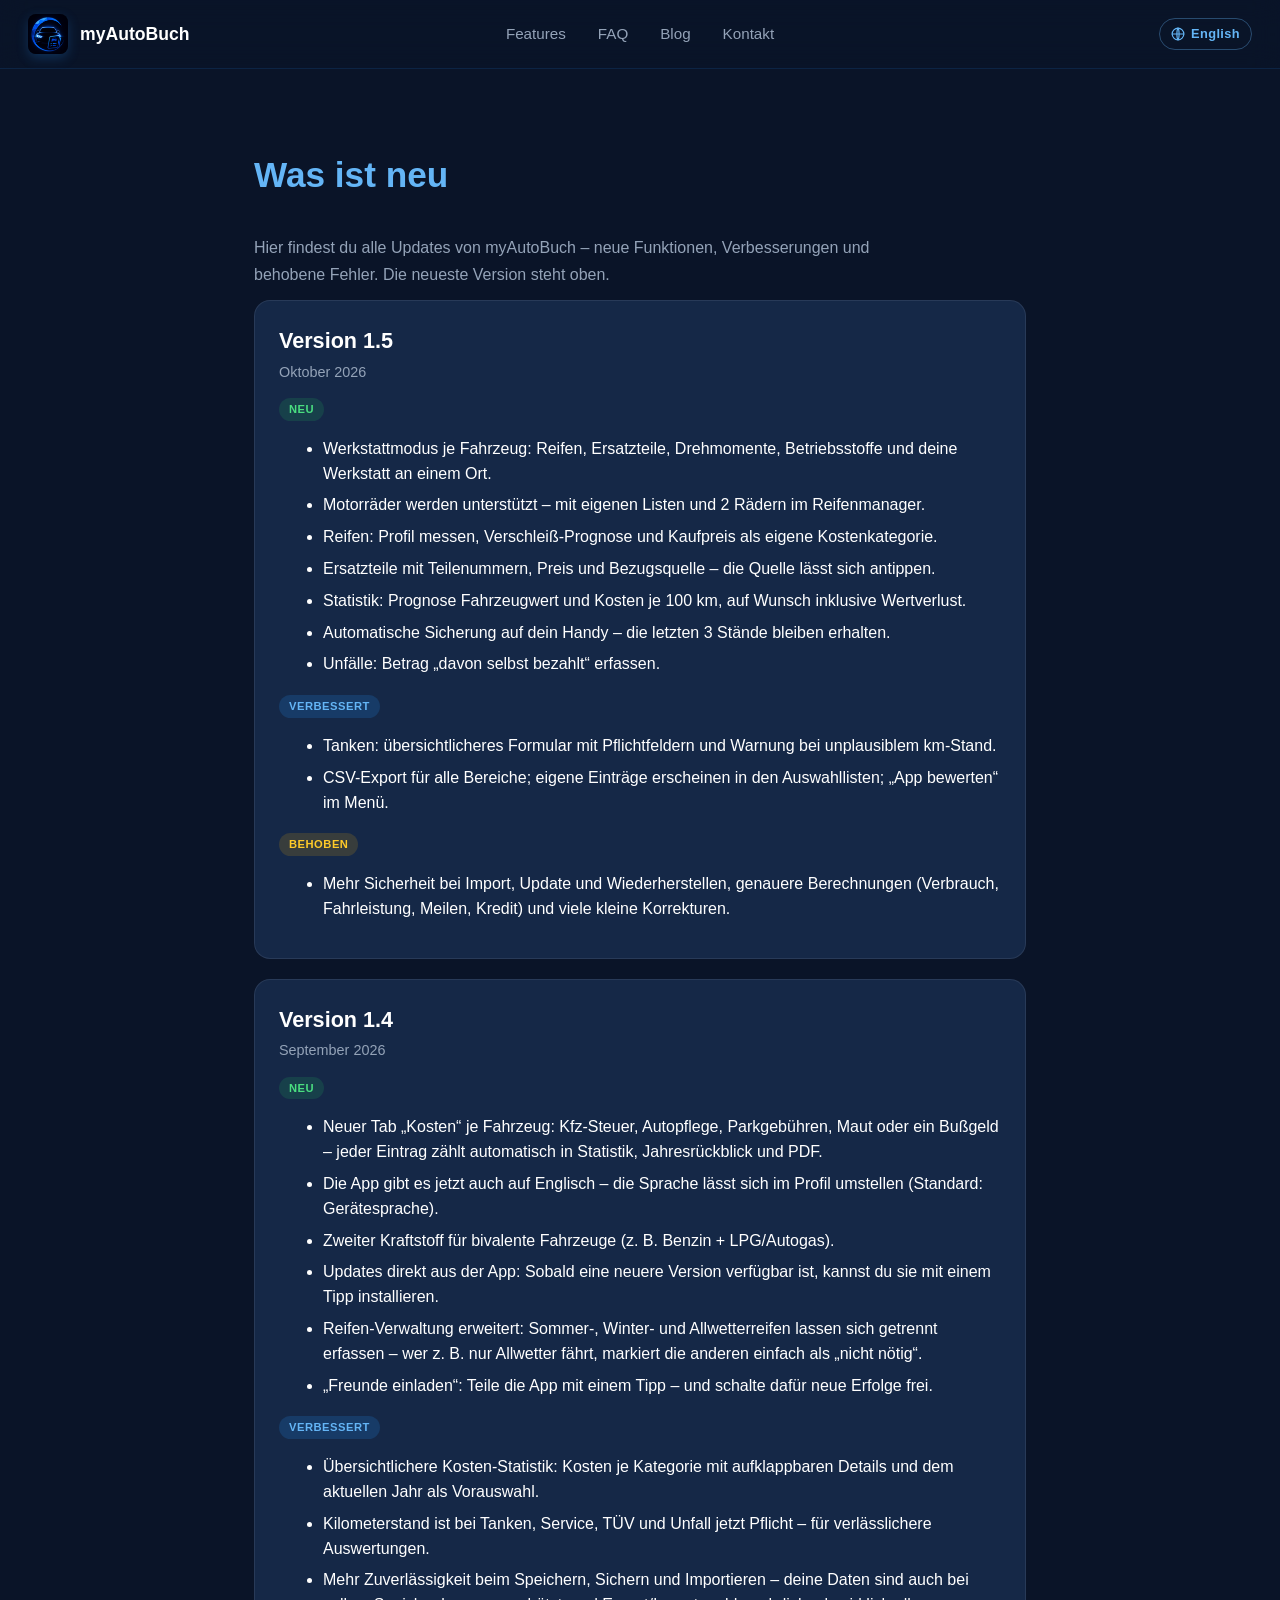
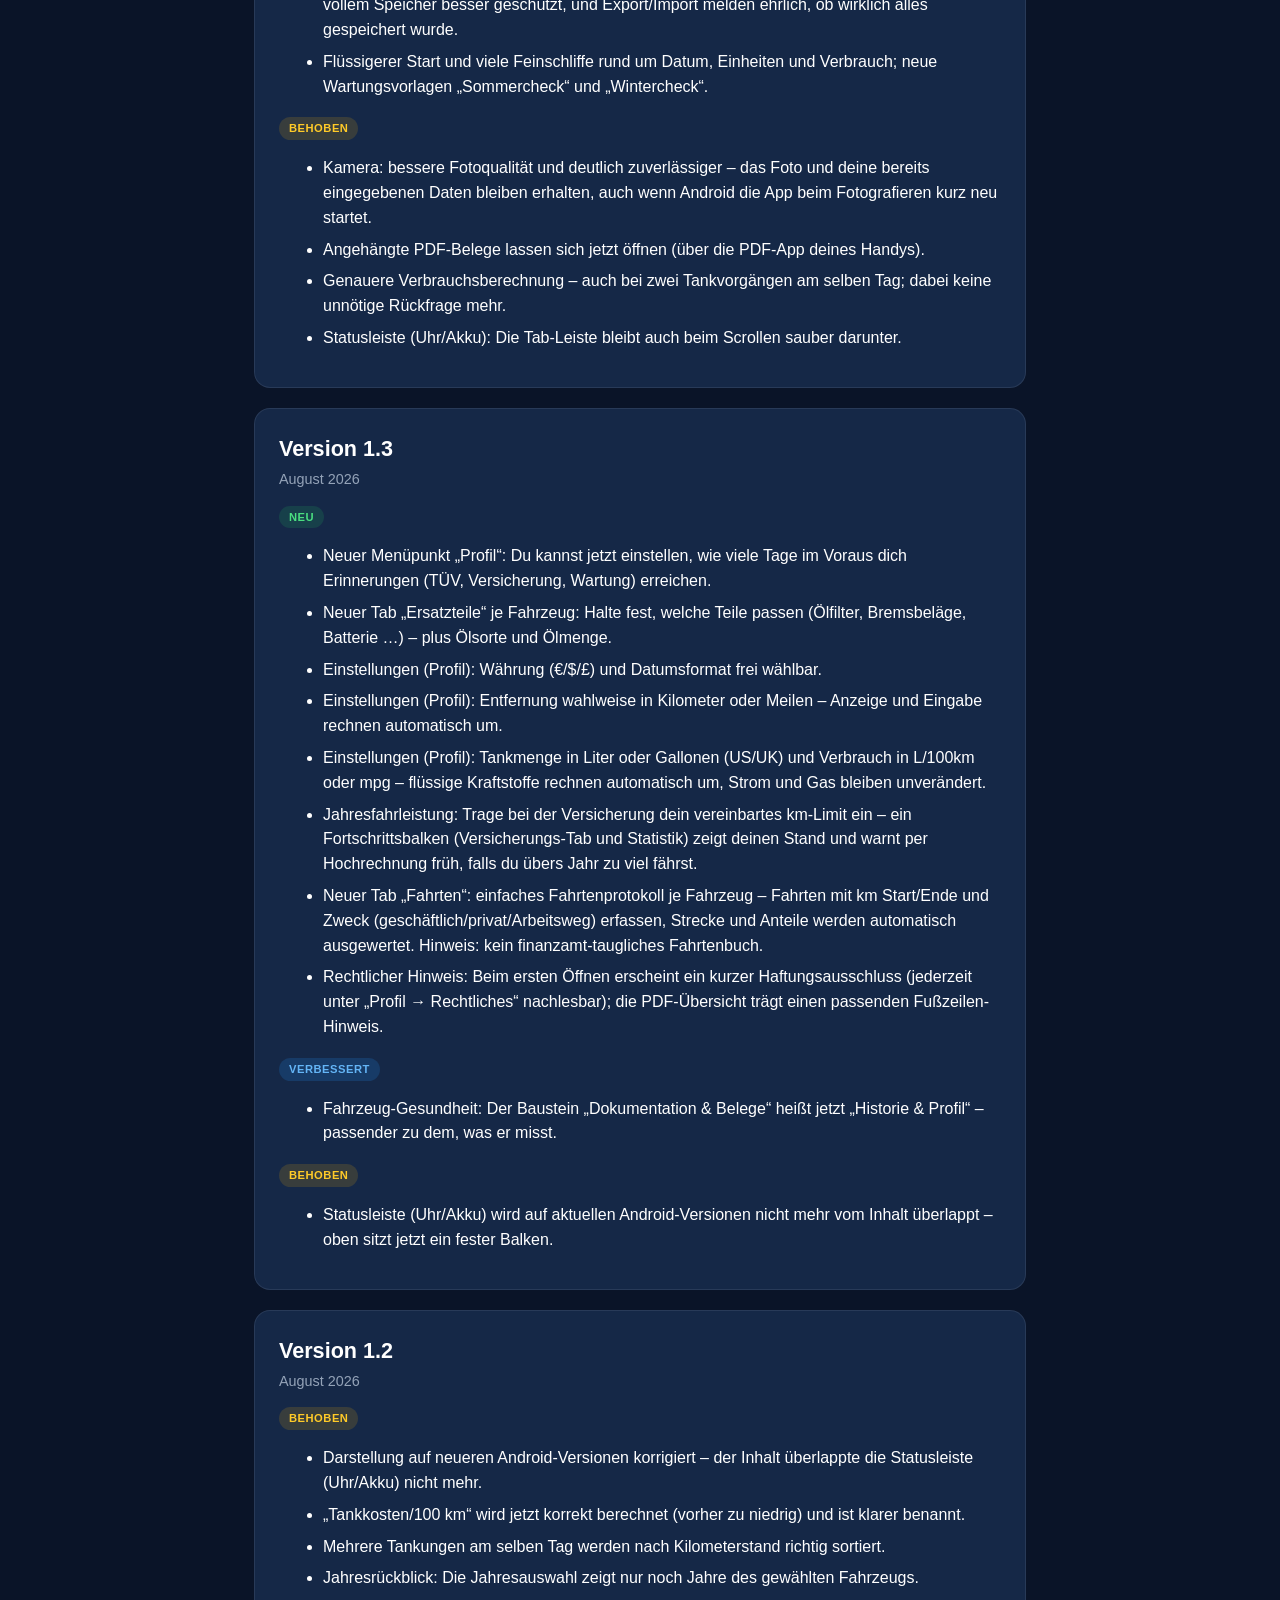
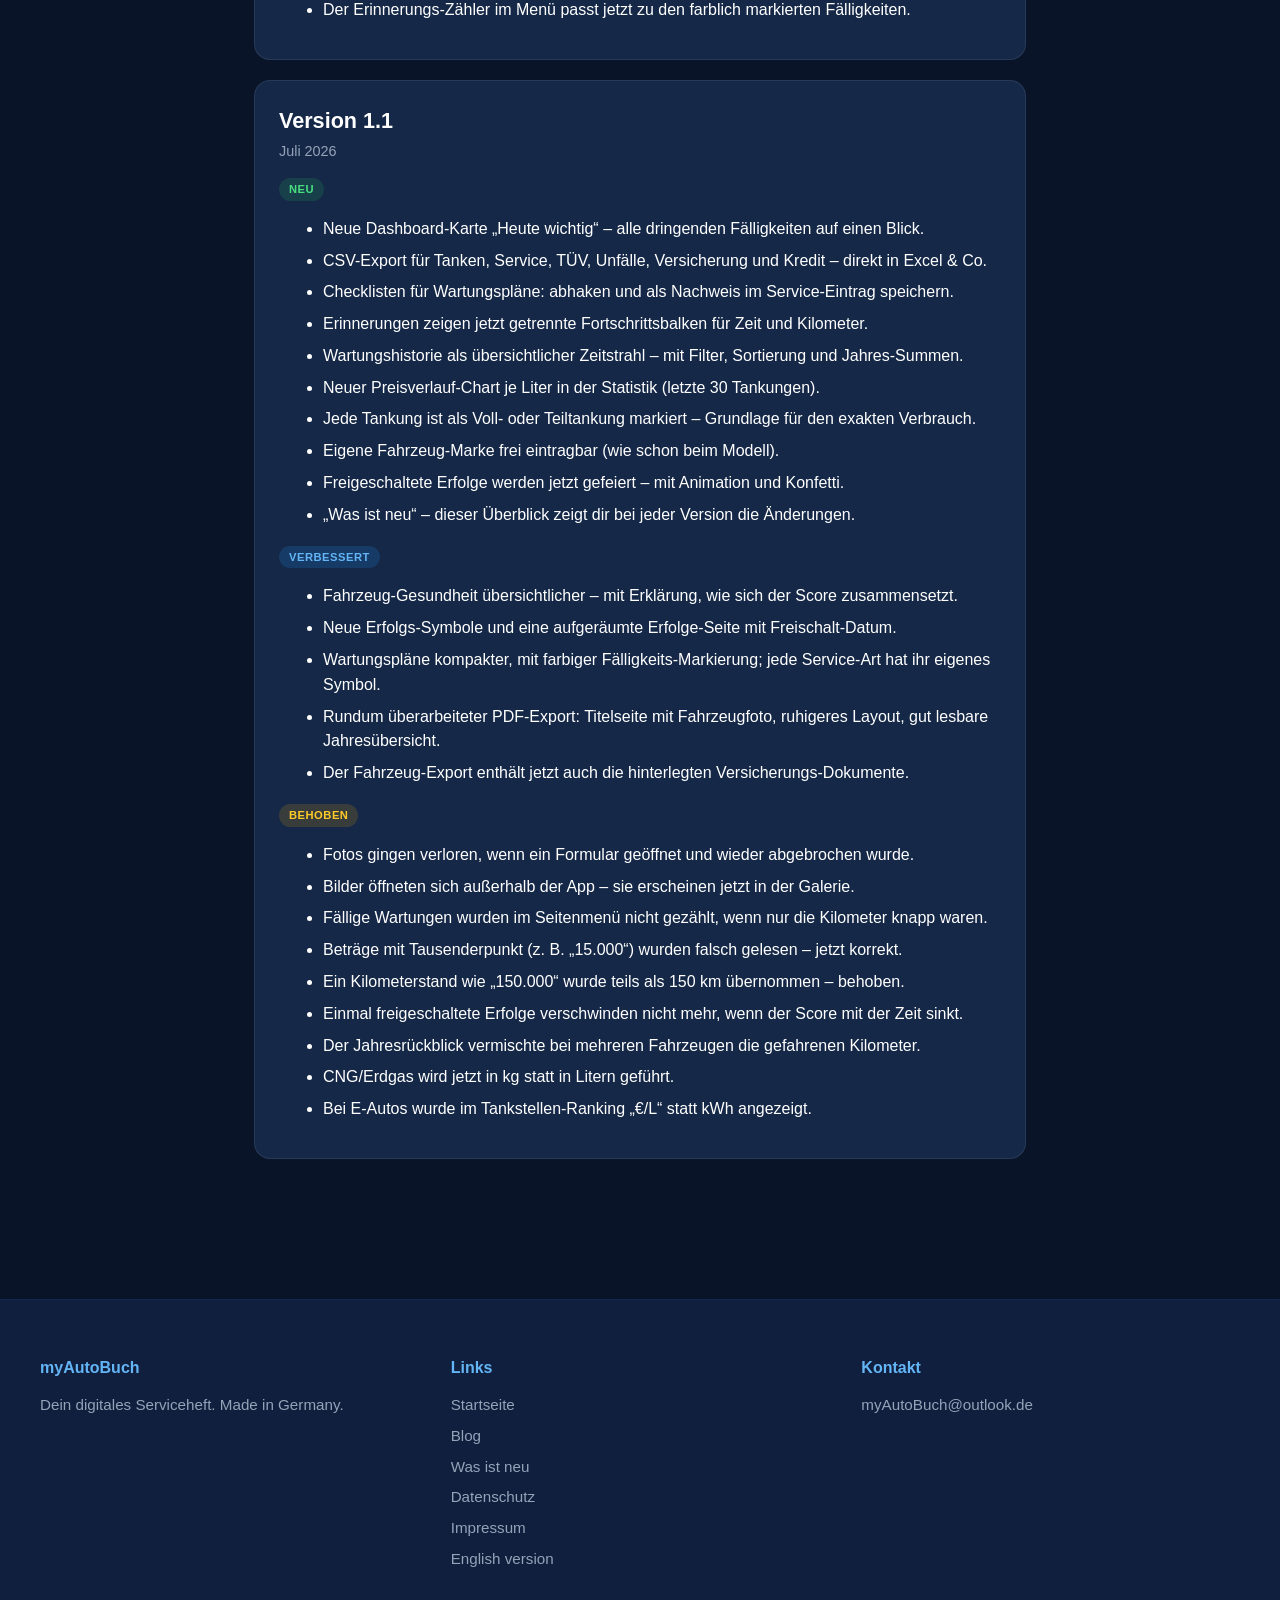
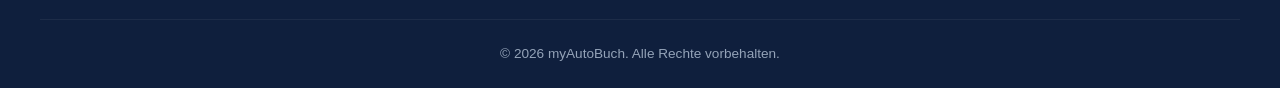
<file: changelog.html>
<!DOCTYPE html>
<html lang="de">
<head>
<meta charset="UTF-8">
<meta name="viewport" content="width=device-width,initial-scale=1.0">
<title>Was ist neu – myAutoBuch</title>
<meta name="description" content="Änderungsverlauf von myAutoBuch: alle Updates, neuen Funktionen und Verbesserungen der App im Überblick.">
<meta property="og:site_name" content="myAutoBuch">
<meta property="og:type" content="website">
<meta property="og:title" content="Was ist neu – myAutoBuch">
<meta property="og:description" content="Änderungsverlauf von myAutoBuch – neue Funktionen und Verbesserungen.">
<meta property="og:url" content="https://myautobuch.github.io/changelog.html">
<meta property="og:image" content="https://myautobuch.github.io/assets/og-image.jpg">
<meta property="og:image:width" content="1200">
<meta property="og:image:height" content="630">
<meta property="og:image:alt" content="myAutoBuch – Dein digitales Serviceheft">
<meta property="og:locale" content="de_DE">
<meta name="twitter:card" content="summary_large_image">
<meta name="twitter:title" content="Was ist neu – myAutoBuch">
<meta name="twitter:description" content="Änderungsverlauf von myAutoBuch – neue Funktionen und Verbesserungen.">
<meta name="twitter:image" content="https://myautobuch.github.io/assets/og-image.jpg">
<meta name="twitter:image:alt" content="myAutoBuch – Dein digitales Serviceheft">
<link rel="canonical" href="https://myautobuch.github.io/changelog.html">
<link rel="alternate" hreflang="de" href="https://myautobuch.github.io/changelog.html">
<link rel="alternate" hreflang="en" href="https://myautobuch.github.io/en/changelog.html">
<link rel="alternate" hreflang="x-default" href="https://myautobuch.github.io/changelog.html">
<link rel="icon" href="/favicon.ico">
<link rel="apple-touch-icon" sizes="180x180" href="/apple-touch-icon.png">
<link rel="icon" type="image/png" sizes="32x32" href="/favicon-32x32.png">
<link rel="icon" type="image/png" sizes="16x16" href="/favicon-16x16.png">
<link rel="manifest" href="/site.webmanifest">
<meta name="theme-color" content="#0A1428">
<link rel="stylesheet" href="style.css">
<style>
  .cl-intro{color:var(--color-text-muted);margin:0 0 28px;max-width:640px;line-height:1.6}
  .cl-version{background:var(--color-card);border:1px solid rgba(148,163,184,.15);border-radius:var(--radius-lg);padding:24px;margin:0 0 20px}
  .cl-version h2{margin:0;font-size:1.35rem}
  .cl-date{color:var(--color-text-muted);font-size:.9rem;margin:2px 0 16px}
  .cl-group{margin:0 0 16px}
  .cl-group:last-child{margin-bottom:0}
  .cl-badge{display:inline-block;font-size:.7rem;font-weight:700;text-transform:uppercase;letter-spacing:.5px;padding:3px 10px;border-radius:999px;margin-bottom:8px}
  .cl-badge.new{background:rgba(34,197,94,.15);color:#4ade80}
  .cl-badge.better{background:rgba(30,136,229,.20);color:var(--color-primary-light)}
  .cl-badge.fix{background:rgba(255,179,0,.15);color:var(--color-gold-light)}
  .cl-list{margin:0;padding-left:20px}
  .cl-list li{margin:7px 0;line-height:1.55;color:var(--color-text)}
</style>
<style>.lang-switch{display:inline-flex;align-items:center;gap:6px;padding:5px 11px;border:1px solid rgba(100,181,246,.35);border-radius:999px;color:var(--color-primary-light);font-weight:700;font-size:.8rem;text-decoration:none;letter-spacing:.03em;white-space:nowrap}.lang-switch:hover{background:rgba(30,136,229,.14)}.lang-switch .ls-globe{width:14px;height:14px;flex-shrink:0}@media (max-width:600px){.lang-switch{padding:4px 9px;font-size:.72rem}}</style>
</head>
<body>

<nav class="nav">
  <a href="index.html" class="nav-brand">
    <div class="nav-logo" aria-label="myAutoBuch Logo"></div>
    <span>myAutoBuch</span>
  </a>
  <ul class="nav-links">
    <li><a href="index.html#features">Features</a></li>
    <li><a href="index.html#faq">FAQ</a></li>
    <li><a href="blog.html">Blog</a></li>
    <li><a href="index.html#kontakt">Kontakt</a></li>
  </ul>
  <div class="nav-spacer">
    <a href="en/changelog.html" class="lang-switch" hreflang="en" lang="en" aria-label="View this page in English">
      <svg class="ls-globe" viewBox="0 0 24 24" fill="none" stroke="currentColor" stroke-width="2" stroke-linecap="round" stroke-linejoin="round" aria-hidden="true"><circle cx="12" cy="12" r="10"/><path d="M2 12h20M12 2c2.5 3 2.5 17 0 20M12 2c-2.5 3-2.5 17 0 20"/></svg>
      English
    </a>
  </div>
</nav>

<main class="legal-content">
  <h1>Was ist neu</h1>
  <p class="cl-intro">Hier findest du alle Updates von myAutoBuch – neue Funktionen, Verbesserungen und behobene Fehler. Die neueste Version steht oben.</p>

  <article class="cl-version">
    <h2>Version 1.5</h2>
    <p class="cl-date">Oktober 2026</p>

    <div class="cl-group">
      <span class="cl-badge new">Neu</span>
      <ul class="cl-list">
        <li>Werkstattmodus je Fahrzeug: Reifen, Ersatzteile, Drehmomente, Betriebsstoffe und deine Werkstatt an einem Ort.</li>
        <li>Motorräder werden unterstützt – mit eigenen Listen und 2 Rädern im Reifenmanager.</li>
        <li>Reifen: Profil messen, Verschleiß-Prognose und Kaufpreis als eigene Kostenkategorie.</li>
        <li>Ersatzteile mit Teilenummern, Preis und Bezugsquelle – die Quelle lässt sich antippen.</li>
        <li>Statistik: Prognose Fahrzeugwert und Kosten je 100 km, auf Wunsch inklusive Wertverlust.</li>
        <li>Automatische Sicherung auf dein Handy – die letzten 3 Stände bleiben erhalten.</li>
        <li>Unfälle: Betrag „davon selbst bezahlt“ erfassen.</li>
      </ul>
    </div>

    <div class="cl-group">
      <span class="cl-badge better">Verbessert</span>
      <ul class="cl-list">
        <li>Tanken: übersichtlicheres Formular mit Pflichtfeldern und Warnung bei unplausiblem km-Stand.</li>
        <li>CSV-Export für alle Bereiche; eigene Einträge erscheinen in den Auswahllisten; „App bewerten“ im Menü.</li>
      </ul>
    </div>

    <div class="cl-group">
      <span class="cl-badge fix">Behoben</span>
      <ul class="cl-list">
        <li>Mehr Sicherheit bei Import, Update und Wiederherstellen, genauere Berechnungen (Verbrauch, Fahrleistung, Meilen, Kredit) und viele kleine Korrekturen.</li>
      </ul>
    </div>
  </article>

  <article class="cl-version">
    <h2>Version 1.4</h2>
    <p class="cl-date">September 2026</p>

    <div class="cl-group">
      <span class="cl-badge new">Neu</span>
      <ul class="cl-list">
        <li>Neuer Tab „Kosten“ je Fahrzeug: Kfz-Steuer, Autopflege, Parkgebühren, Maut oder ein Bußgeld – jeder Eintrag zählt automatisch in Statistik, Jahresrückblick und PDF.</li>
        <li>Die App gibt es jetzt auch auf Englisch – die Sprache lässt sich im Profil umstellen (Standard: Gerätesprache).</li>
        <li>Zweiter Kraftstoff für bivalente Fahrzeuge (z. B. Benzin + LPG/Autogas).</li>
        <li>Updates direkt aus der App: Sobald eine neuere Version verfügbar ist, kannst du sie mit einem Tipp installieren.</li>
        <li>Reifen-Verwaltung erweitert: Sommer-, Winter- und Allwetterreifen lassen sich getrennt erfassen – wer z. B. nur Allwetter fährt, markiert die anderen einfach als „nicht nötig“.</li>
        <li>„Freunde einladen“: Teile die App mit einem Tipp – und schalte dafür neue Erfolge frei.</li>
      </ul>
    </div>

    <div class="cl-group">
      <span class="cl-badge better">Verbessert</span>
      <ul class="cl-list">
        <li>Übersichtlichere Kosten-Statistik: Kosten je Kategorie mit aufklappbaren Details und dem aktuellen Jahr als Vorauswahl.</li>
        <li>Kilometerstand ist bei Tanken, Service, TÜV und Unfall jetzt Pflicht – für verlässlichere Auswertungen.</li>
        <li>Mehr Zuverlässigkeit beim Speichern, Sichern und Importieren – deine Daten sind auch bei vollem Speicher besser geschützt, und Export/Import melden ehrlich, ob wirklich alles gespeichert wurde.</li>
        <li>Flüssigerer Start und viele Feinschliffe rund um Datum, Einheiten und Verbrauch; neue Wartungsvorlagen „Sommercheck“ und „Wintercheck“.</li>
      </ul>
    </div>

    <div class="cl-group">
      <span class="cl-badge fix">Behoben</span>
      <ul class="cl-list">
        <li>Kamera: bessere Fotoqualität und deutlich zuverlässiger – das Foto und deine bereits eingegebenen Daten bleiben erhalten, auch wenn Android die App beim Fotografieren kurz neu startet.</li>
        <li>Angehängte PDF-Belege lassen sich jetzt öffnen (über die PDF-App deines Handys).</li>
        <li>Genauere Verbrauchsberechnung – auch bei zwei Tankvorgängen am selben Tag; dabei keine unnötige Rückfrage mehr.</li>
        <li>Statusleiste (Uhr/Akku): Die Tab-Leiste bleibt auch beim Scrollen sauber darunter.</li>
      </ul>
    </div>
  </article>

  <article class="cl-version">
    <h2>Version 1.3</h2>
    <p class="cl-date">August 2026</p>

    <div class="cl-group">
      <span class="cl-badge new">Neu</span>
      <ul class="cl-list">
        <li>Neuer Menüpunkt „Profil“: Du kannst jetzt einstellen, wie viele Tage im Voraus dich Erinnerungen (TÜV, Versicherung, Wartung) erreichen.</li>
        <li>Neuer Tab „Ersatzteile“ je Fahrzeug: Halte fest, welche Teile passen (Ölfilter, Bremsbeläge, Batterie …) – plus Ölsorte und Ölmenge.</li>
        <li>Einstellungen (Profil): Währung (€/$/£) und Datumsformat frei wählbar.</li>
        <li>Einstellungen (Profil): Entfernung wahlweise in Kilometer oder Meilen – Anzeige und Eingabe rechnen automatisch um.</li>
        <li>Einstellungen (Profil): Tankmenge in Liter oder Gallonen (US/UK) und Verbrauch in L/100km oder mpg – flüssige Kraftstoffe rechnen automatisch um, Strom und Gas bleiben unverändert.</li>
        <li>Jahresfahrleistung: Trage bei der Versicherung dein vereinbartes km-Limit ein – ein Fortschrittsbalken (Versicherungs-Tab und Statistik) zeigt deinen Stand und warnt per Hochrechnung früh, falls du übers Jahr zu viel fährst.</li>
        <li>Neuer Tab „Fahrten“: einfaches Fahrtenprotokoll je Fahrzeug – Fahrten mit km Start/Ende und Zweck (geschäftlich/privat/Arbeitsweg) erfassen, Strecke und Anteile werden automatisch ausgewertet. Hinweis: kein finanzamt-taugliches Fahrtenbuch.</li>
        <li>Rechtlicher Hinweis: Beim ersten Öffnen erscheint ein kurzer Haftungsausschluss (jederzeit unter „Profil → Rechtliches“ nachlesbar); die PDF-Übersicht trägt einen passenden Fußzeilen-Hinweis.</li>
      </ul>
    </div>

    <div class="cl-group">
      <span class="cl-badge better">Verbessert</span>
      <ul class="cl-list">
        <li>Fahrzeug-Gesundheit: Der Baustein „Dokumentation &amp; Belege“ heißt jetzt „Historie &amp; Profil“ – passender zu dem, was er misst.</li>
      </ul>
    </div>

    <div class="cl-group">
      <span class="cl-badge fix">Behoben</span>
      <ul class="cl-list">
        <li>Statusleiste (Uhr/Akku) wird auf aktuellen Android-Versionen nicht mehr vom Inhalt überlappt – oben sitzt jetzt ein fester Balken.</li>
      </ul>
    </div>
  </article>

  <article class="cl-version">
    <h2>Version 1.2</h2>
    <p class="cl-date">August 2026</p>

    <div class="cl-group">
      <span class="cl-badge fix">Behoben</span>
      <ul class="cl-list">
        <li>Darstellung auf neueren Android-Versionen korrigiert – der Inhalt überlappte die Statusleiste (Uhr/Akku) nicht mehr.</li>
        <li>„Tankkosten/100 km“ wird jetzt korrekt berechnet (vorher zu niedrig) und ist klarer benannt.</li>
        <li>Mehrere Tankungen am selben Tag werden nach Kilometerstand richtig sortiert.</li>
        <li>Jahresrückblick: Die Jahresauswahl zeigt nur noch Jahre des gewählten Fahrzeugs.</li>
        <li>Der Erinnerungs-Zähler im Menü passt jetzt zu den farblich markierten Fälligkeiten.</li>
      </ul>
    </div>
  </article>

  <article class="cl-version">
    <h2>Version 1.1</h2>
    <p class="cl-date">Juli 2026</p>

    <div class="cl-group">
      <span class="cl-badge new">Neu</span>
      <ul class="cl-list">
        <li>Neue Dashboard-Karte „Heute wichtig“ – alle dringenden Fälligkeiten auf einen Blick.</li>
        <li>CSV-Export für Tanken, Service, TÜV, Unfälle, Versicherung und Kredit – direkt in Excel &amp; Co.</li>
        <li>Checklisten für Wartungspläne: abhaken und als Nachweis im Service-Eintrag speichern.</li>
        <li>Erinnerungen zeigen jetzt getrennte Fortschrittsbalken für Zeit und Kilometer.</li>
        <li>Wartungshistorie als übersichtlicher Zeitstrahl – mit Filter, Sortierung und Jahres-Summen.</li>
        <li>Neuer Preisverlauf-Chart je Liter in der Statistik (letzte 30 Tankungen).</li>
        <li>Jede Tankung ist als Voll- oder Teiltankung markiert – Grundlage für den exakten Verbrauch.</li>
        <li>Eigene Fahrzeug-Marke frei eintragbar (wie schon beim Modell).</li>
        <li>Freigeschaltete Erfolge werden jetzt gefeiert – mit Animation und Konfetti.</li>
        <li>„Was ist neu“ – dieser Überblick zeigt dir bei jeder Version die Änderungen.</li>
      </ul>
    </div>

    <div class="cl-group">
      <span class="cl-badge better">Verbessert</span>
      <ul class="cl-list">
        <li>Fahrzeug-Gesundheit übersichtlicher – mit Erklärung, wie sich der Score zusammensetzt.</li>
        <li>Neue Erfolgs-Symbole und eine aufgeräumte Erfolge-Seite mit Freischalt-Datum.</li>
        <li>Wartungspläne kompakter, mit farbiger Fälligkeits-Markierung; jede Service-Art hat ihr eigenes Symbol.</li>
        <li>Rundum überarbeiteter PDF-Export: Titelseite mit Fahrzeugfoto, ruhigeres Layout, gut lesbare Jahresübersicht.</li>
        <li>Der Fahrzeug-Export enthält jetzt auch die hinterlegten Versicherungs-Dokumente.</li>
      </ul>
    </div>

    <div class="cl-group">
      <span class="cl-badge fix">Behoben</span>
      <ul class="cl-list">
        <li>Fotos gingen verloren, wenn ein Formular geöffnet und wieder abgebrochen wurde.</li>
        <li>Bilder öffneten sich außerhalb der App – sie erscheinen jetzt in der Galerie.</li>
        <li>Fällige Wartungen wurden im Seitenmenü nicht gezählt, wenn nur die Kilometer knapp waren.</li>
        <li>Beträge mit Tausenderpunkt (z. B. „15.000“) wurden falsch gelesen – jetzt korrekt.</li>
        <li>Ein Kilometerstand wie „150.000“ wurde teils als 150 km übernommen – behoben.</li>
        <li>Einmal freigeschaltete Erfolge verschwinden nicht mehr, wenn der Score mit der Zeit sinkt.</li>
        <li>Der Jahresrückblick vermischte bei mehreren Fahrzeugen die gefahrenen Kilometer.</li>
        <li>CNG/Erdgas wird jetzt in kg statt in Litern geführt.</li>
        <li>Bei E-Autos wurde im Tankstellen-Ranking „€/L“ statt kWh angezeigt.</li>
      </ul>
    </div>
  </article>
</main>

<footer class="footer">
  <div class="footer-grid">
    <div class="footer-col"><h4>myAutoBuch</h4><p>Dein digitales Serviceheft. Made in Germany.</p></div>
    <div class="footer-col"><h4>Links</h4><a href="index.html">Startseite</a><a href="blog.html">Blog</a><a href="changelog.html">Was ist neu</a><a href="privacy.html">Datenschutz</a><a href="imprint.html">Impressum</a><a href="en/changelog.html" hreflang="en" lang="en">English version</a></div>
    <div class="footer-col"><h4>Kontakt</h4><a href="mailto:myAutoBuch@outlook.de">myAutoBuch@outlook.de</a></div>
  </div>
  <div class="footer-bottom">© 2026 myAutoBuch. Alle Rechte vorbehalten.</div>
</footer>

</body>
</html>
</file>
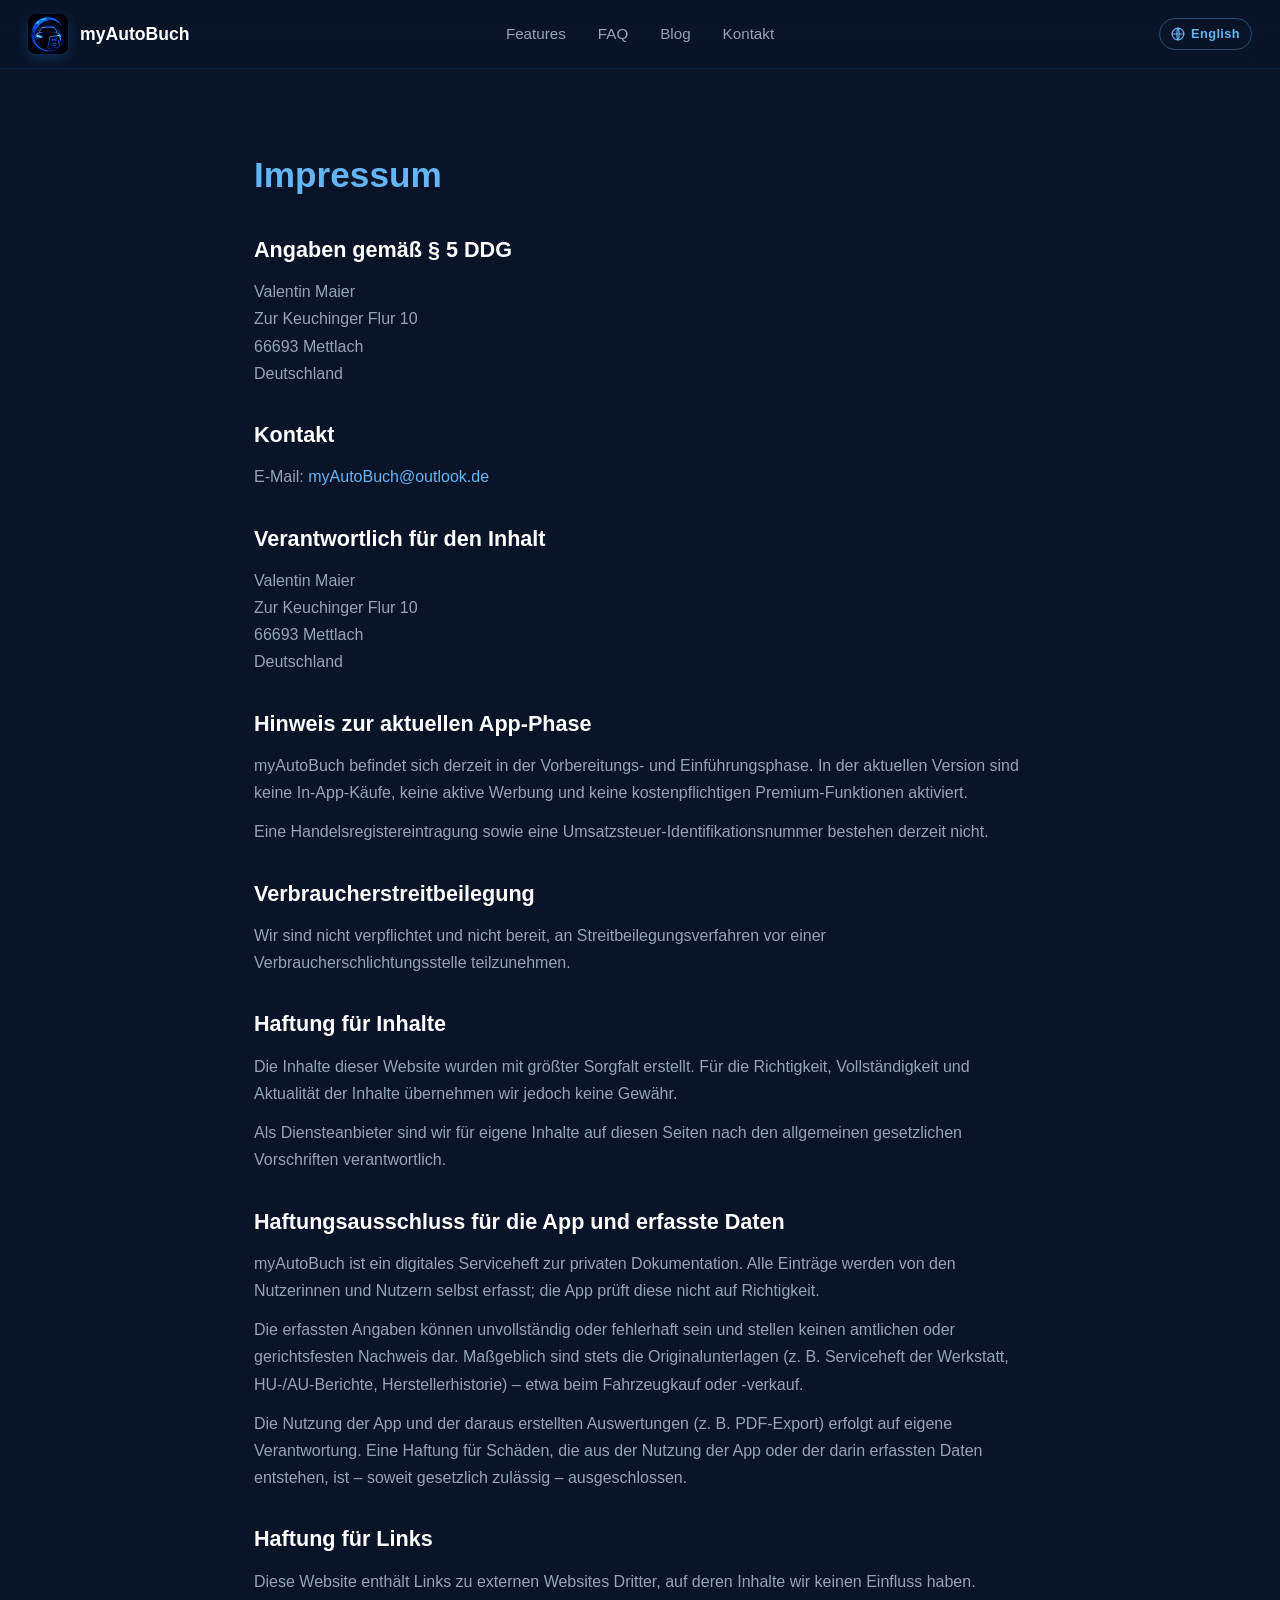
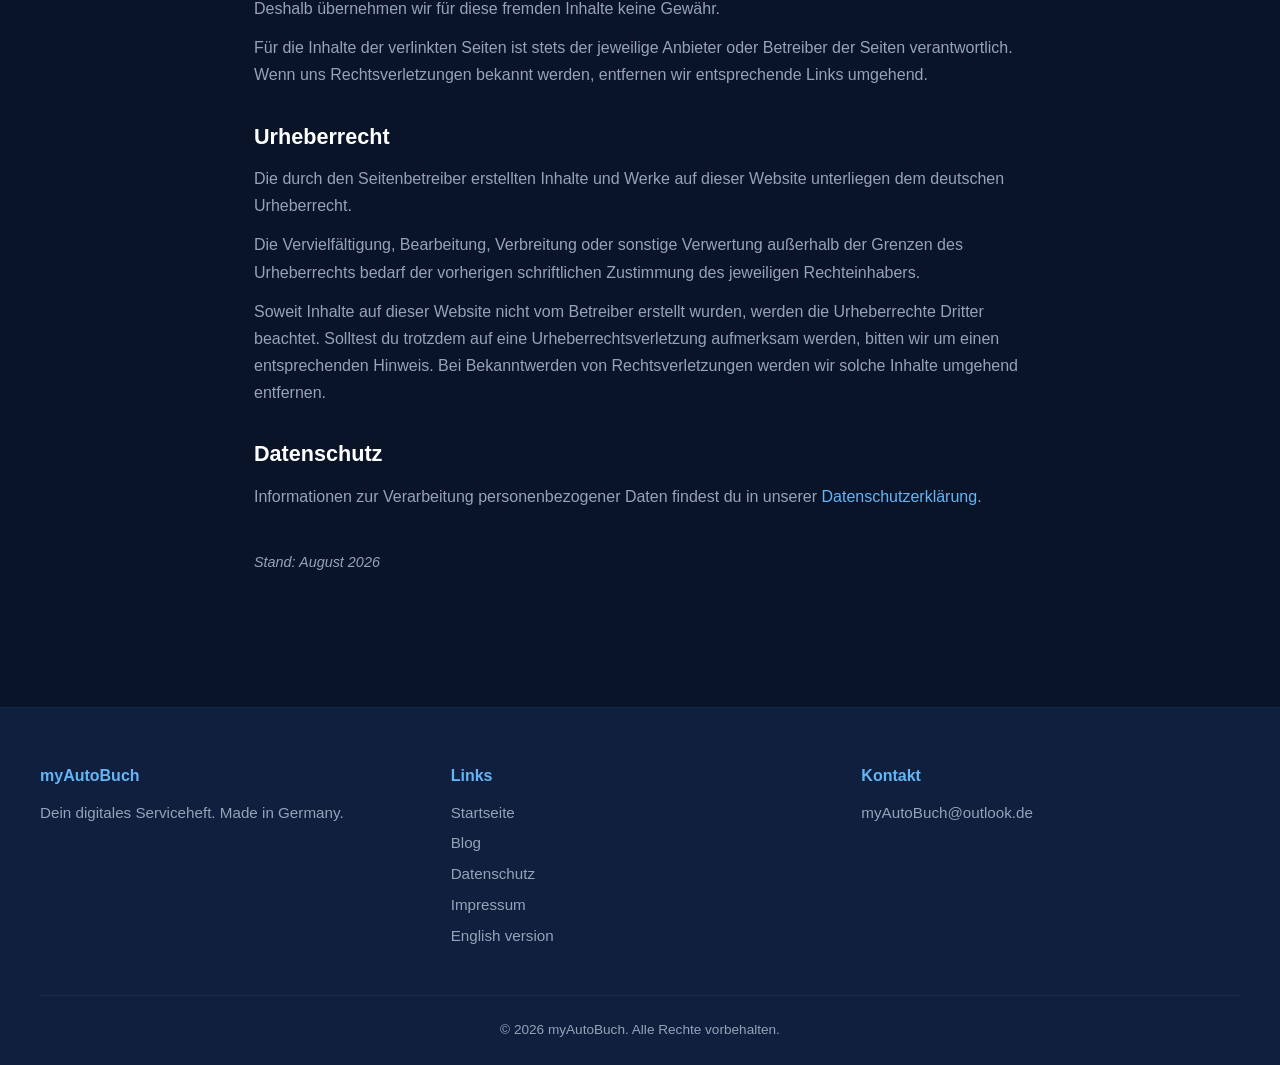
<file: imprint.html>
<!DOCTYPE html>
<html lang="de">
<head>
<meta charset="UTF-8">
<meta name="viewport" content="width=device-width,initial-scale=1.0">
<title>Impressum – myAutoBuch</title>
<meta name="description" content="Impressum von myAutoBuch – Anbieterkennzeichnung und Kontaktangaben gemäß § 5 DDG.">
<meta property="og:site_name" content="myAutoBuch">
<meta property="og:type" content="website">
<meta property="og:title" content="Impressum – myAutoBuch">
<meta property="og:description" content="Impressum und Anbieterkennzeichnung von myAutoBuch.">
<meta property="og:url" content="https://myautobuch.github.io/imprint.html">
<meta property="og:image" content="https://myautobuch.github.io/assets/og-image.jpg">
<meta property="og:image:width" content="1200">
<meta property="og:image:height" content="630">
<meta property="og:image:alt" content="myAutoBuch – Dein digitales Serviceheft">
<meta property="og:locale" content="de_DE">
<meta name="twitter:card" content="summary_large_image">
<meta name="twitter:title" content="Impressum – myAutoBuch">
<meta name="twitter:description" content="Impressum und Anbieterkennzeichnung von myAutoBuch.">
<meta name="twitter:image" content="https://myautobuch.github.io/assets/og-image.jpg">
<meta name="twitter:image:alt" content="myAutoBuch – Dein digitales Serviceheft">
<link rel="canonical" href="https://myautobuch.github.io/imprint.html">
<link rel="alternate" hreflang="de" href="https://myautobuch.github.io/imprint.html">
<link rel="alternate" hreflang="en" href="https://myautobuch.github.io/en/imprint.html">
<link rel="alternate" hreflang="x-default" href="https://myautobuch.github.io/imprint.html">
<link rel="icon" href="/favicon.ico">
<link rel="apple-touch-icon" sizes="180x180" href="/apple-touch-icon.png">
<link rel="icon" type="image/png" sizes="32x32" href="/favicon-32x32.png">
<link rel="icon" type="image/png" sizes="16x16" href="/favicon-16x16.png">
<link rel="manifest" href="/site.webmanifest">
<meta name="theme-color" content="#0A1428">
<link rel="stylesheet" href="style.css">
<style>.lang-switch{display:inline-flex;align-items:center;gap:6px;padding:5px 11px;border:1px solid rgba(100,181,246,.35);border-radius:999px;color:var(--color-primary-light);font-weight:700;font-size:.8rem;text-decoration:none;letter-spacing:.03em;white-space:nowrap}.lang-switch:hover{background:rgba(30,136,229,.14)}.lang-switch .ls-globe{width:14px;height:14px;flex-shrink:0}@media (max-width:600px){.lang-switch{padding:4px 9px;font-size:.72rem}}</style>
</head>
<body>

<nav class="nav">
  <a href="index.html" class="nav-brand">
    <div class="nav-logo" aria-label="myAutoBuch Logo"></div>
    <span>myAutoBuch</span>
  </a>
  <ul class="nav-links">
    <li><a href="index.html#features">Features</a></li>
    <li><a href="index.html#faq">FAQ</a></li>
    <li><a href="blog.html">Blog</a></li>
    <li><a href="index.html#kontakt">Kontakt</a></li>
  </ul>
  <div class="nav-spacer">
    <a href="en/imprint.html" class="lang-switch" hreflang="en" lang="en" aria-label="View this page in English">
      <svg class="ls-globe" viewBox="0 0 24 24" fill="none" stroke="currentColor" stroke-width="2" stroke-linecap="round" stroke-linejoin="round" aria-hidden="true"><circle cx="12" cy="12" r="10"/><path d="M2 12h20M12 2c2.5 3 2.5 17 0 20M12 2c-2.5 3-2.5 17 0 20"/></svg>
      English
    </a>
  </div>
</nav>

<main class="legal-content">
  <h1>Impressum</h1>

  <h2>Angaben gemäß § 5 DDG</h2>
  <p>
    Valentin Maier<br>
    Zur Keuchinger Flur 10<br>
    66693 Mettlach<br>
    Deutschland
  </p>

  <h2>Kontakt</h2>
  <p>
    E-Mail: <a href="mailto:myAutoBuch@outlook.de" style="color:var(--color-primary-light);">myAutoBuch@outlook.de</a>
  </p>

  <h2>Verantwortlich für den Inhalt</h2>
  <p>
    Valentin Maier<br>
    Zur Keuchinger Flur 10<br>
    66693 Mettlach<br>
    Deutschland
  </p>

  <h2>Hinweis zur aktuellen App-Phase</h2>
  <p>
    myAutoBuch befindet sich derzeit in der Vorbereitungs- und Einführungsphase. In der aktuellen Version sind keine In-App-Käufe, keine aktive Werbung und keine kostenpflichtigen Premium-Funktionen aktiviert.
  </p>
  <p>
    Eine Handelsregistereintragung sowie eine Umsatzsteuer-Identifikationsnummer bestehen derzeit nicht.
  </p>

  <h2>Verbraucherstreitbeilegung</h2>
  <p>
    Wir sind nicht verpflichtet und nicht bereit, an Streitbeilegungsverfahren vor einer Verbraucherschlichtungsstelle teilzunehmen.
  </p>

  <h2>Haftung für Inhalte</h2>
  <p>
    Die Inhalte dieser Website wurden mit größter Sorgfalt erstellt. Für die Richtigkeit, Vollständigkeit und Aktualität der Inhalte übernehmen wir jedoch keine Gewähr.
  </p>
  <p>
    Als Diensteanbieter sind wir für eigene Inhalte auf diesen Seiten nach den allgemeinen gesetzlichen Vorschriften verantwortlich.
  </p>

  <h2>Haftungsausschluss für die App und erfasste Daten</h2>
  <p>
    myAutoBuch ist ein digitales Serviceheft zur privaten Dokumentation. Alle Einträge werden von den Nutzerinnen und Nutzern selbst erfasst; die App prüft diese nicht auf Richtigkeit.
  </p>
  <p>
    Die erfassten Angaben können unvollständig oder fehlerhaft sein und stellen keinen amtlichen oder gerichtsfesten Nachweis dar. Maßgeblich sind stets die Originalunterlagen (z. B. Serviceheft der Werkstatt, HU-/AU-Berichte, Herstellerhistorie) – etwa beim Fahrzeugkauf oder -verkauf.
  </p>
  <p>
    Die Nutzung der App und der daraus erstellten Auswertungen (z. B. PDF-Export) erfolgt auf eigene Verantwortung. Eine Haftung für Schäden, die aus der Nutzung der App oder der darin erfassten Daten entstehen, ist – soweit gesetzlich zulässig – ausgeschlossen.
  </p>

  <h2>Haftung für Links</h2>
  <p>
    Diese Website enthält Links zu externen Websites Dritter, auf deren Inhalte wir keinen Einfluss haben. Deshalb übernehmen wir für diese fremden Inhalte keine Gewähr.
  </p>
  <p>
    Für die Inhalte der verlinkten Seiten ist stets der jeweilige Anbieter oder Betreiber der Seiten verantwortlich. Wenn uns Rechtsverletzungen bekannt werden, entfernen wir entsprechende Links umgehend.
  </p>

  <h2>Urheberrecht</h2>
  <p>
    Die durch den Seitenbetreiber erstellten Inhalte und Werke auf dieser Website unterliegen dem deutschen Urheberrecht.
  </p>
  <p>
    Die Vervielfältigung, Bearbeitung, Verbreitung oder sonstige Verwertung außerhalb der Grenzen des Urheberrechts bedarf der vorherigen schriftlichen Zustimmung des jeweiligen Rechteinhabers.
  </p>
  <p>
    Soweit Inhalte auf dieser Website nicht vom Betreiber erstellt wurden, werden die Urheberrechte Dritter beachtet. Solltest du trotzdem auf eine Urheberrechtsverletzung aufmerksam werden, bitten wir um einen entsprechenden Hinweis. Bei Bekanntwerden von Rechtsverletzungen werden wir solche Inhalte umgehend entfernen.
  </p>

  <h2>Datenschutz</h2>
  <p>
    Informationen zur Verarbeitung personenbezogener Daten findest du in unserer <a href="privacy.html" style="color:var(--color-primary-light);">Datenschutzerklärung</a>.
  </p>

  <p class="updated">Stand: August 2026</p>
</main>

<footer class="footer">
  <div class="footer-grid">
    <div class="footer-col"><h4>myAutoBuch</h4><p>Dein digitales Serviceheft. Made in Germany.</p></div>
    <div class="footer-col"><h4>Links</h4><a href="index.html">Startseite</a><a href="blog.html">Blog</a><a href="privacy.html">Datenschutz</a><a href="imprint.html">Impressum</a><a href="en/imprint.html" hreflang="en" lang="en">English version</a></div>
    <div class="footer-col"><h4>Kontakt</h4><a href="mailto:myAutoBuch@outlook.de">myAutoBuch@outlook.de</a></div>
  </div>
  <div class="footer-bottom">© 2026 myAutoBuch. Alle Rechte vorbehalten.</div>
</footer>

</body>
</html>
</file>
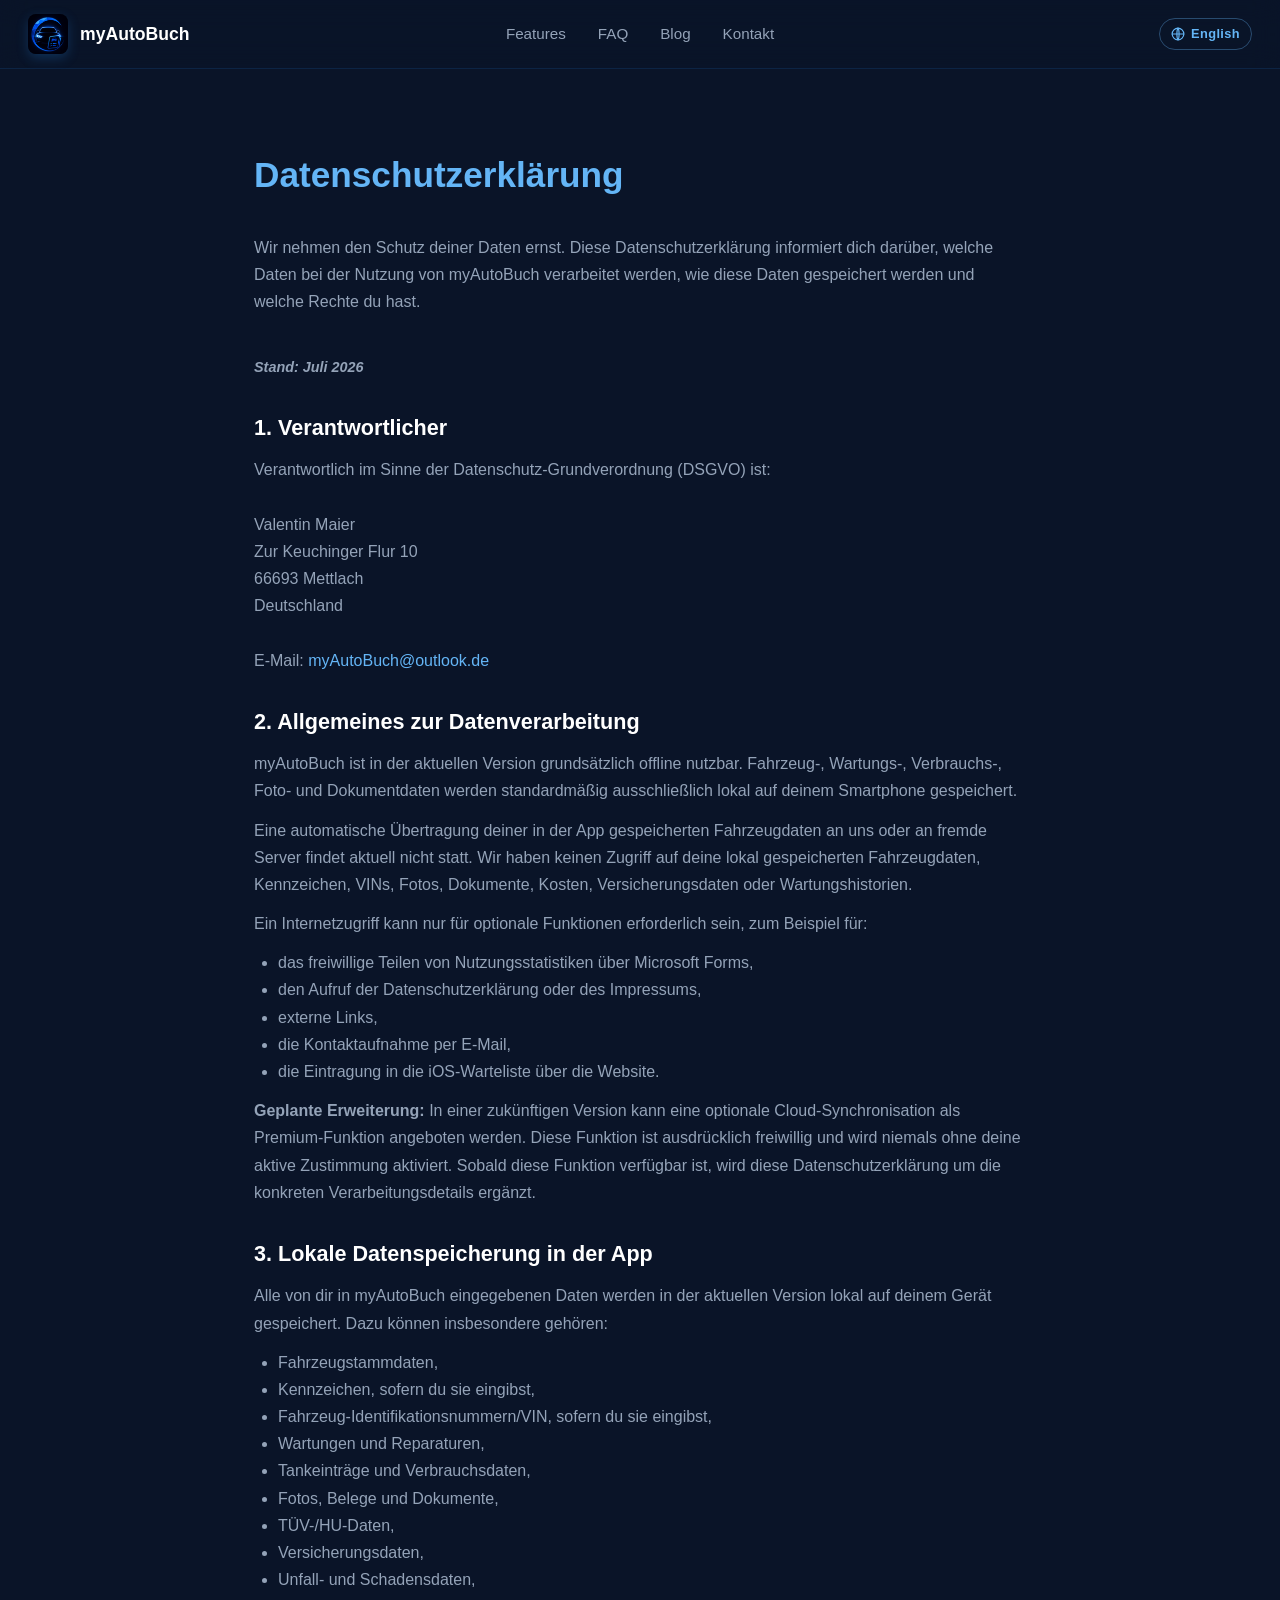
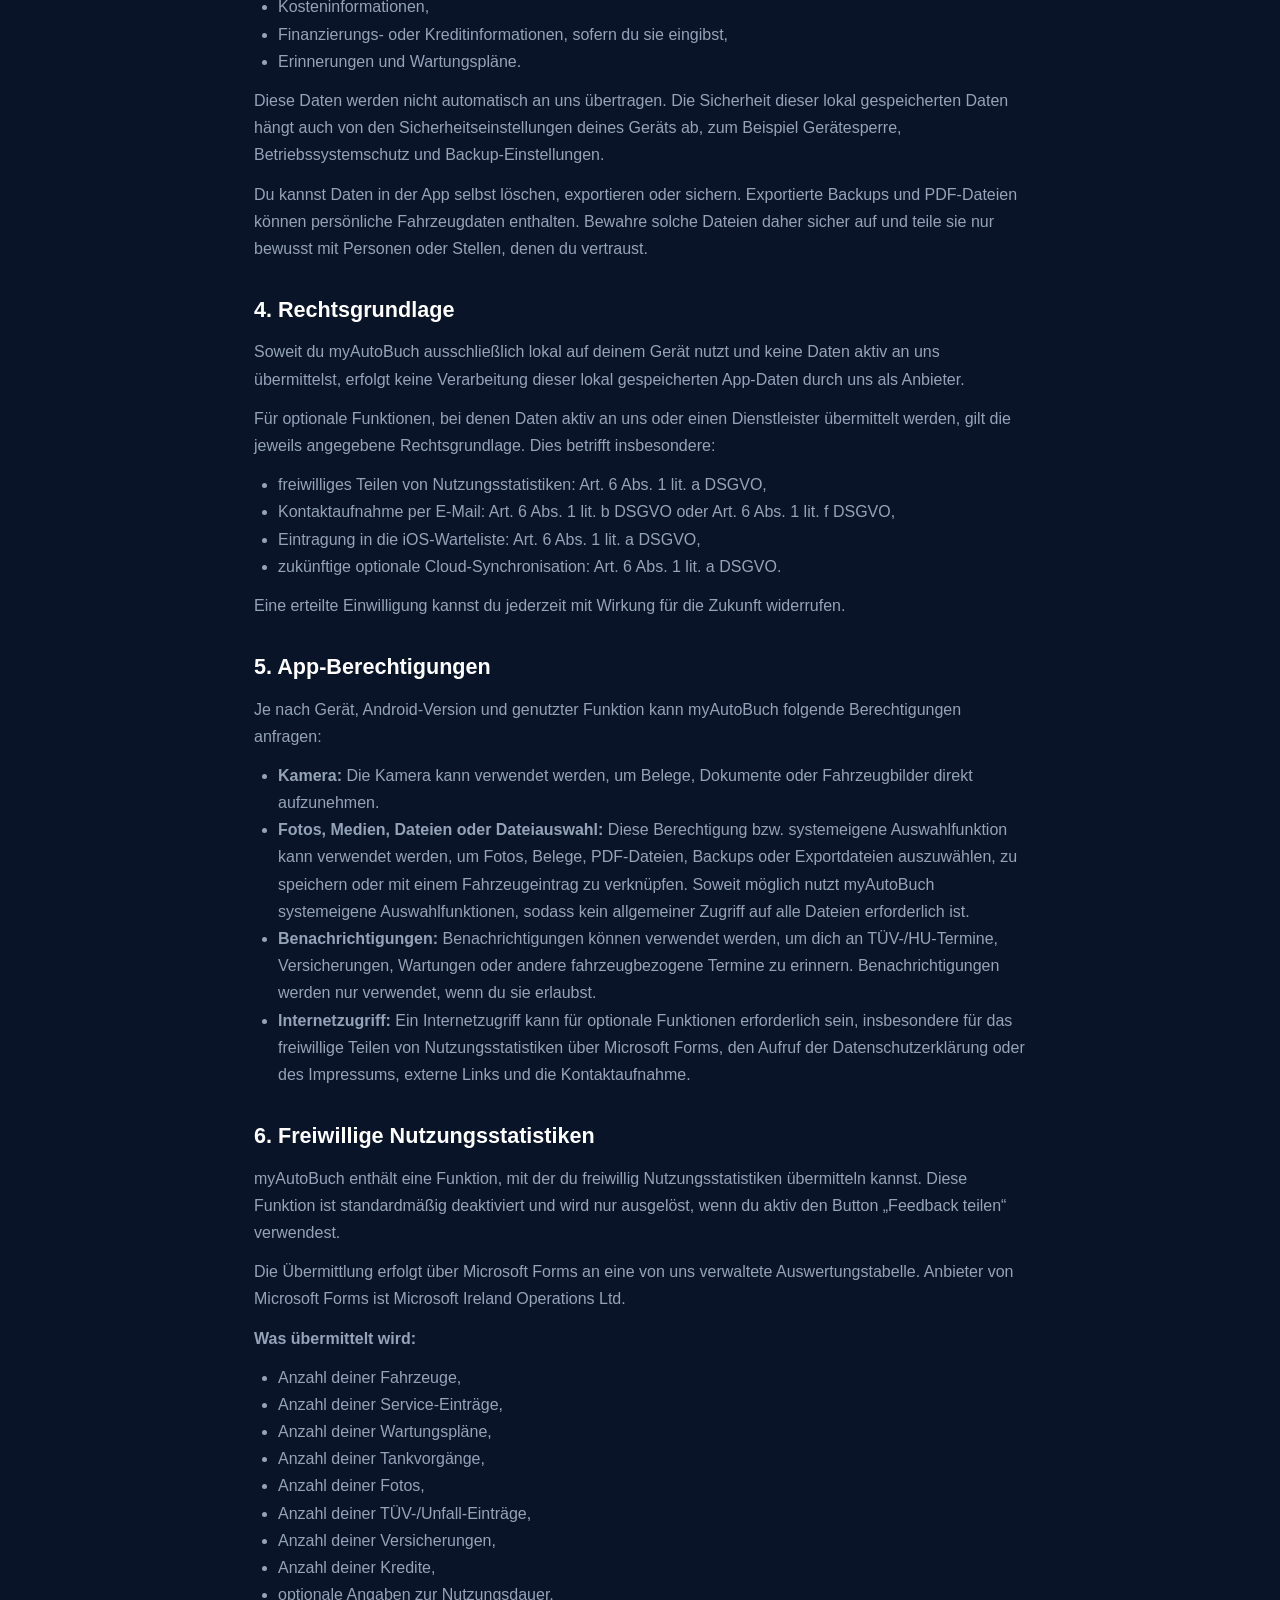
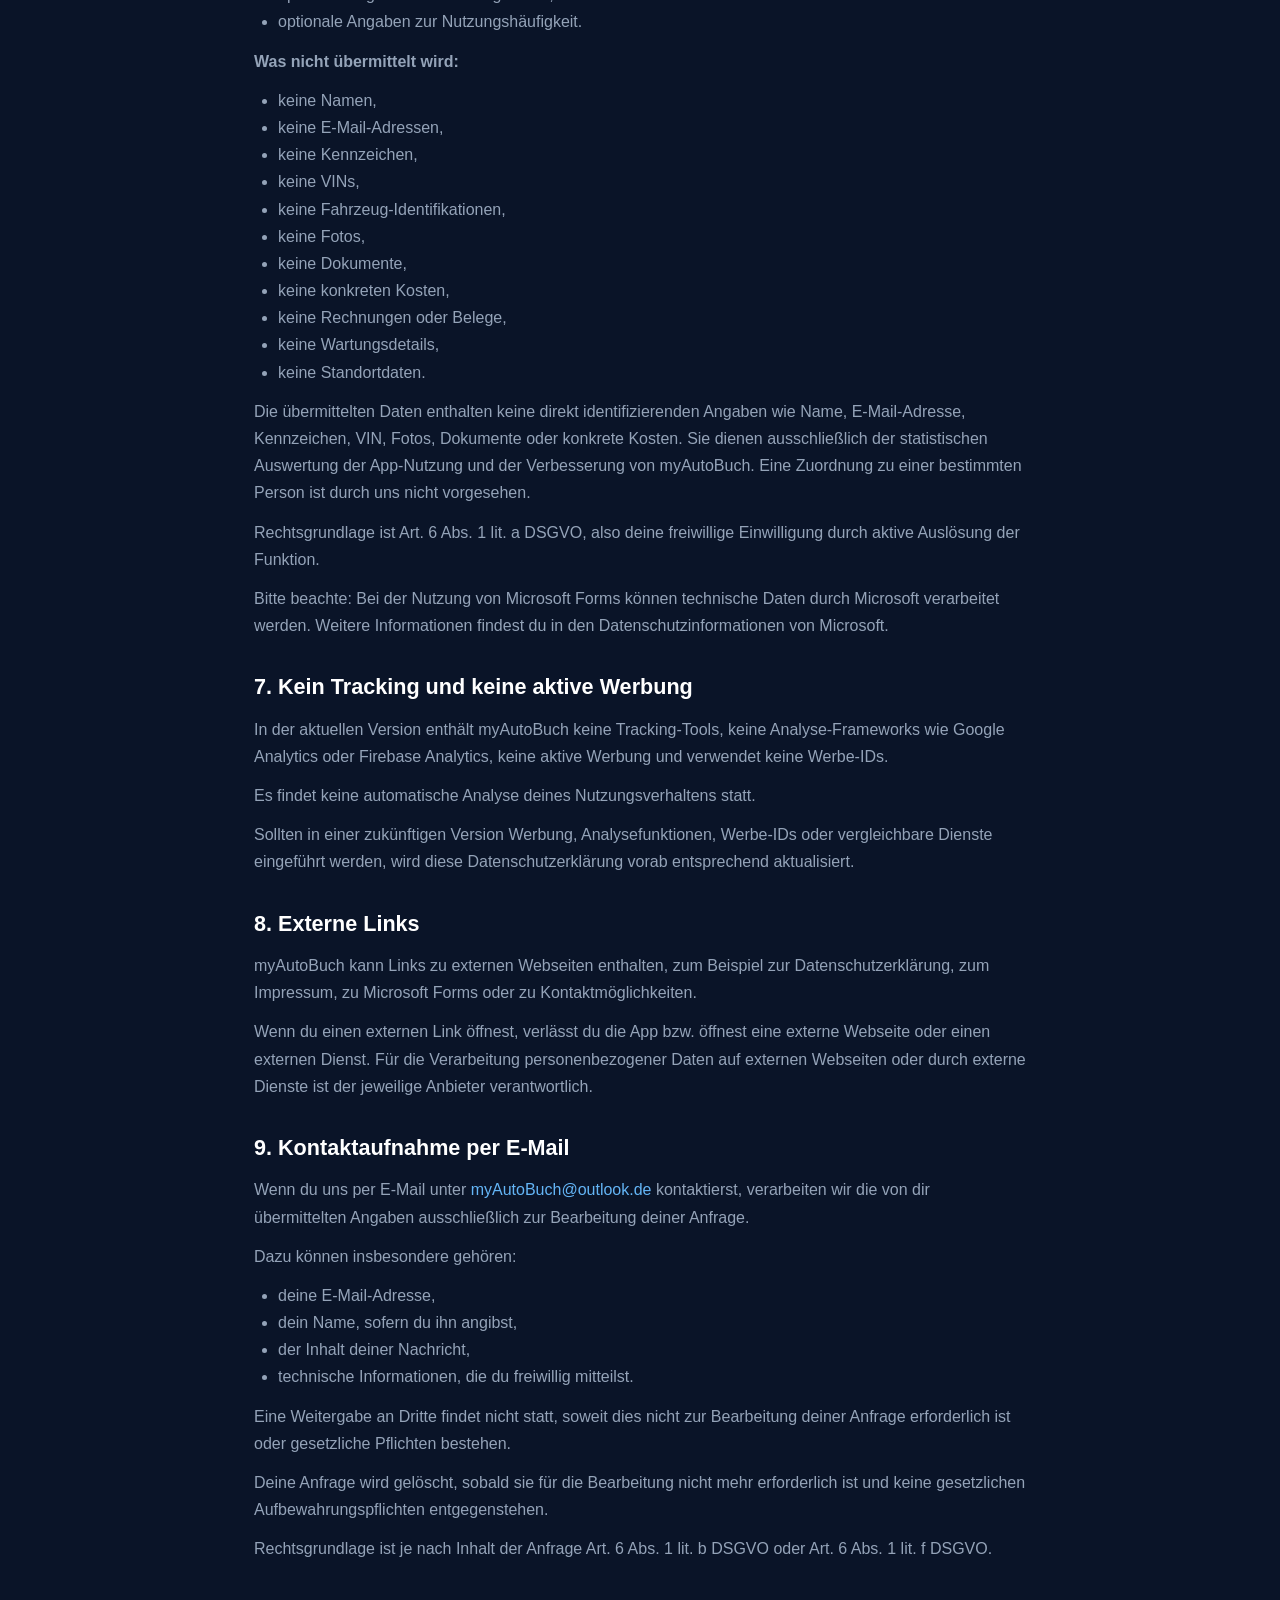
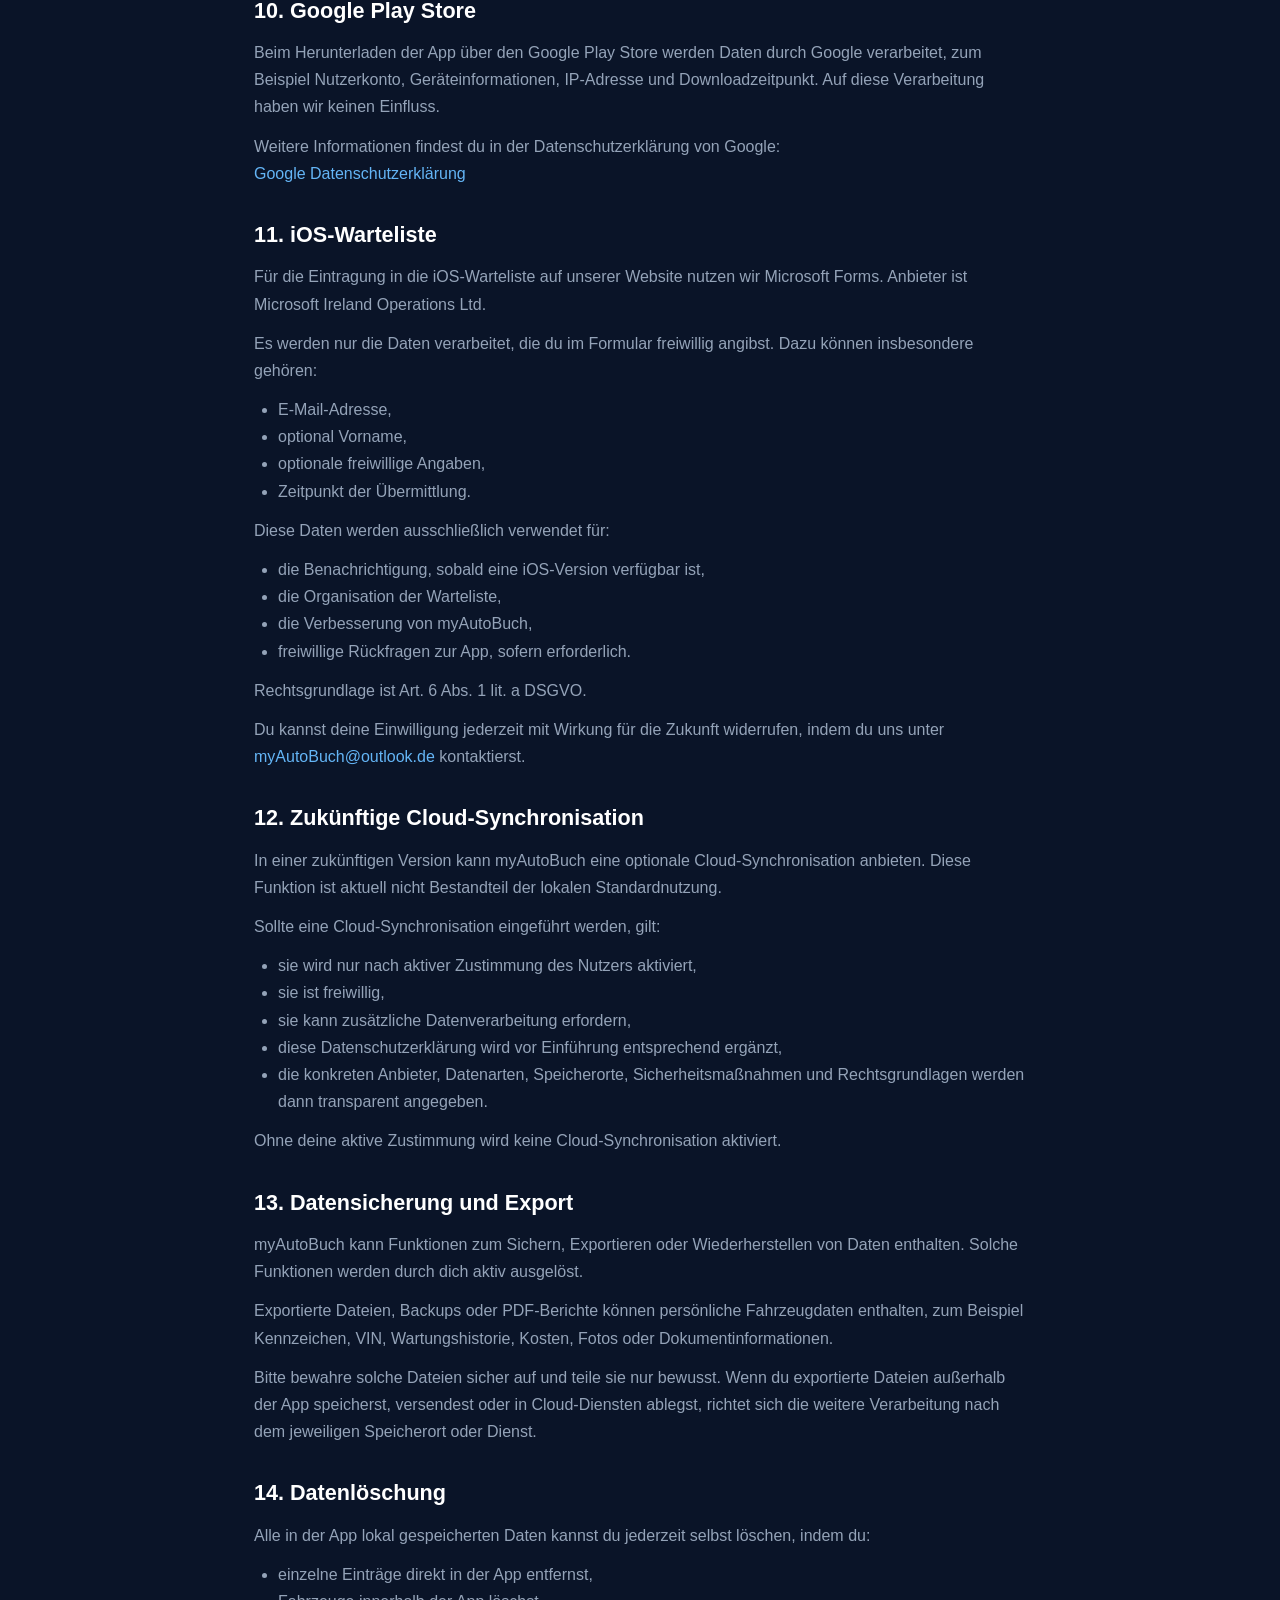
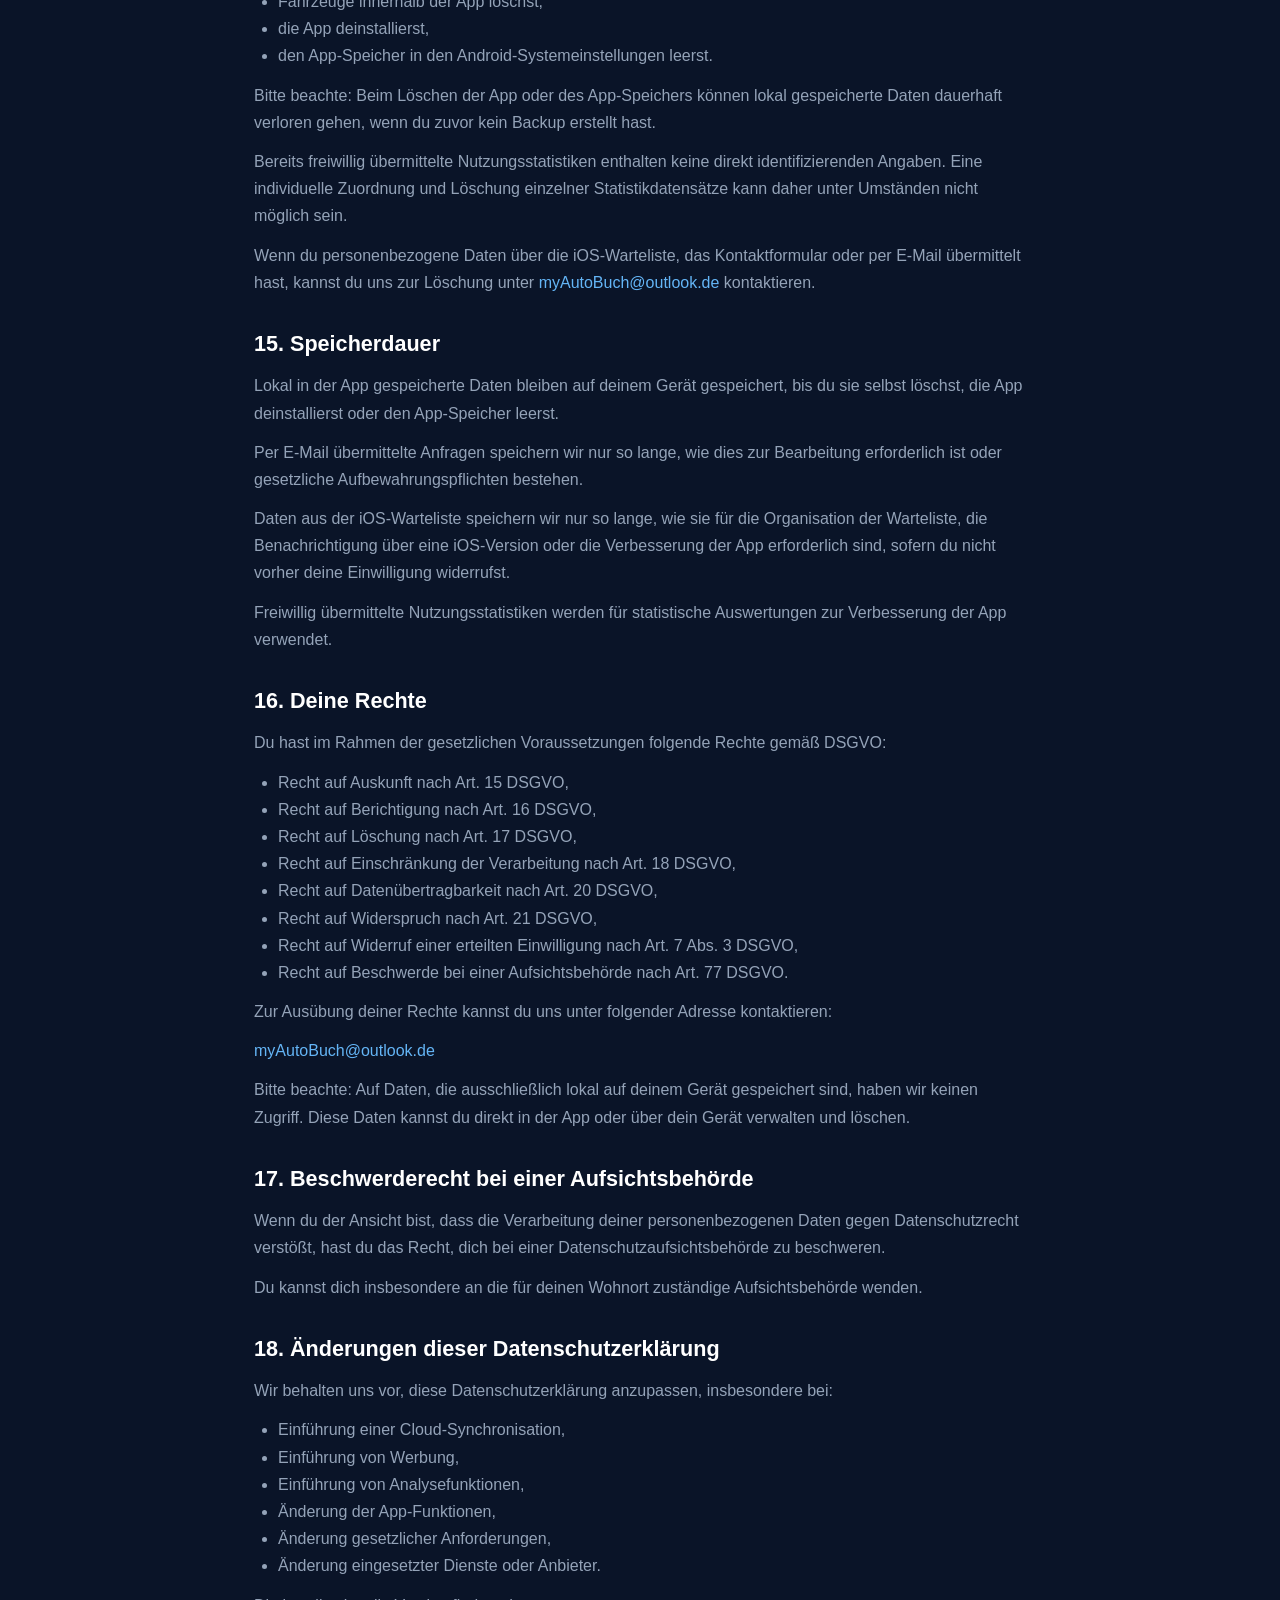
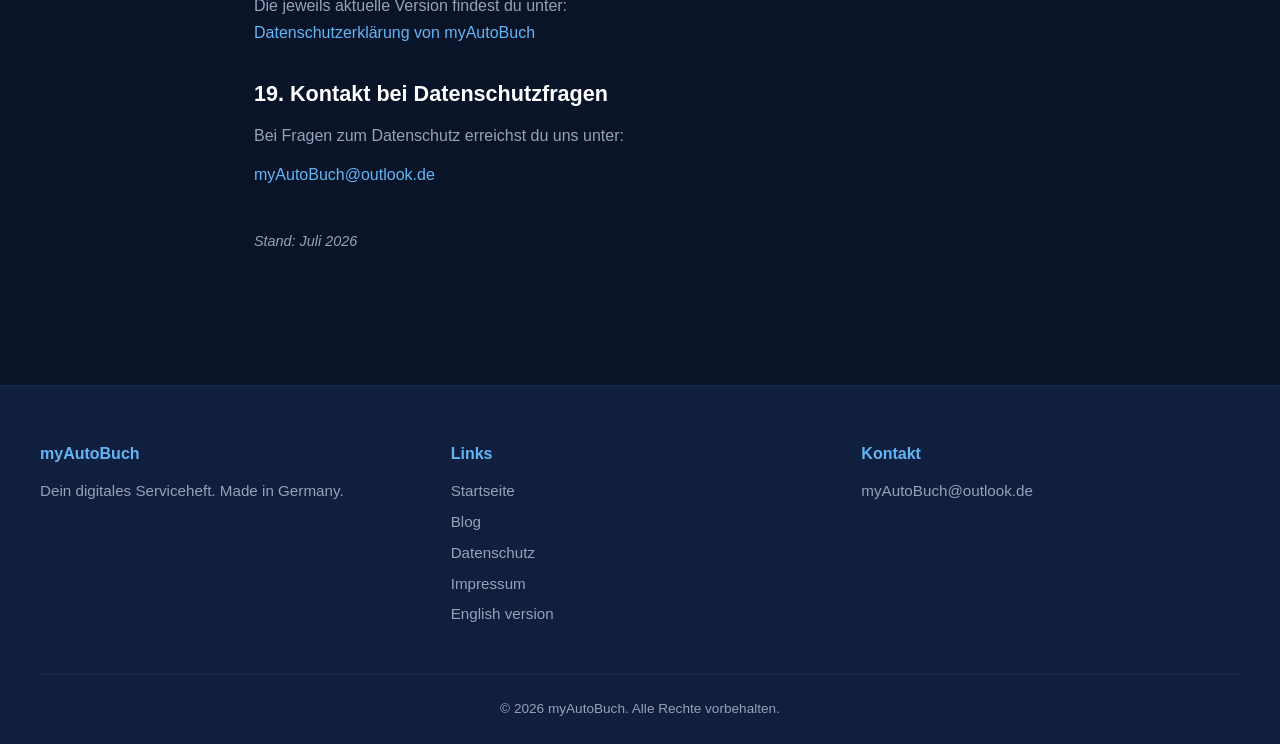
<file: privacy.html>
<!DOCTYPE html>
<html lang="de">
<head>
<meta charset="UTF-8">
<meta name="viewport" content="width=device-width,initial-scale=1.0">
<title>Datenschutzerklärung – myAutoBuch</title>
<meta name="description" content="Datenschutzerklärung von myAutoBuch – digitales Serviceheft. Transparent, verständlich und passend zur aktuellen App-Version.">
<meta property="og:site_name" content="myAutoBuch">
<meta property="og:type" content="website">
<meta property="og:title" content="Datenschutzerklärung – myAutoBuch">
<meta property="og:description" content="Unsere Datenschutzerklärung – transparent, verständlich und passend zur aktuellen App-Version.">
<meta property="og:url" content="https://myautobuch.github.io/privacy.html">
<meta property="og:image" content="https://myautobuch.github.io/assets/og-image.jpg">
<meta property="og:image:width" content="1200">
<meta property="og:image:height" content="630">
<meta property="og:image:alt" content="myAutoBuch – Dein digitales Serviceheft">
<meta property="og:locale" content="de_DE">
<meta name="twitter:card" content="summary_large_image">
<meta name="twitter:title" content="Datenschutzerklärung – myAutoBuch">
<meta name="twitter:description" content="Unsere Datenschutzerklärung – transparent, verständlich und passend zur aktuellen App-Version.">
<meta name="twitter:image" content="https://myautobuch.github.io/assets/og-image.jpg">
<meta name="twitter:image:alt" content="myAutoBuch – Dein digitales Serviceheft">
<link rel="canonical" href="https://myautobuch.github.io/privacy.html">
<link rel="alternate" hreflang="de" href="https://myautobuch.github.io/privacy.html">
<link rel="alternate" hreflang="en" href="https://myautobuch.github.io/en/privacy.html">
<link rel="alternate" hreflang="x-default" href="https://myautobuch.github.io/privacy.html">
<link rel="icon" href="/favicon.ico">
<link rel="apple-touch-icon" sizes="180x180" href="/apple-touch-icon.png">
<link rel="icon" type="image/png" sizes="32x32" href="/favicon-32x32.png">
<link rel="icon" type="image/png" sizes="16x16" href="/favicon-16x16.png">
<link rel="manifest" href="/site.webmanifest">
<meta name="theme-color" content="#0A1428">
<link rel="stylesheet" href="style.css">
<style>.lang-switch{display:inline-flex;align-items:center;gap:6px;padding:5px 11px;border:1px solid rgba(100,181,246,.35);border-radius:999px;color:var(--color-primary-light);font-weight:700;font-size:.8rem;text-decoration:none;letter-spacing:.03em;white-space:nowrap}.lang-switch:hover{background:rgba(30,136,229,.14)}.lang-switch .ls-globe{width:14px;height:14px;flex-shrink:0}@media (max-width:600px){.lang-switch{padding:4px 9px;font-size:.72rem}}</style>
</head>
<body>

<nav class="nav">
  <a href="index.html" class="nav-brand">
    <div class="nav-logo" aria-label="myAutoBuch Logo"></div>
    <span>myAutoBuch</span>
  </a>
  <ul class="nav-links">
    <li><a href="index.html#features">Features</a></li>
    <li><a href="index.html#faq">FAQ</a></li>
    <li><a href="blog.html">Blog</a></li>
    <li><a href="index.html#kontakt">Kontakt</a></li>
  </ul>
  <div class="nav-spacer">
    <a href="en/privacy.html" class="lang-switch" hreflang="en" lang="en" aria-label="View this page in English">
      <svg class="ls-globe" viewBox="0 0 24 24" fill="none" stroke="currentColor" stroke-width="2" stroke-linecap="round" stroke-linejoin="round" aria-hidden="true"><circle cx="12" cy="12" r="10"/><path d="M2 12h20M12 2c2.5 3 2.5 17 0 20M12 2c-2.5 3-2.5 17 0 20"/></svg>
      English
    </a>
  </div>
</nav>

<main class="legal-content">
  <h1>Datenschutzerklärung</h1>
  <p>Wir nehmen den Schutz deiner Daten ernst. Diese Datenschutzerklärung informiert dich darüber, welche Daten bei der Nutzung von myAutoBuch verarbeitet werden, wie diese Daten gespeichert werden und welche Rechte du hast.</p>
  <p class="updated"><strong>Stand: Juli 2026</strong></p>

  <h2>1. Verantwortlicher</h2>
  <p>Verantwortlich im Sinne der Datenschutz-Grundverordnung (DSGVO) ist:<br><br>
  Valentin Maier<br>
  Zur Keuchinger Flur 10<br>
  66693 Mettlach<br>
  Deutschland<br><br>
  E-Mail: <a href="mailto:myAutoBuch@outlook.de" style="color:var(--color-primary-light);">myAutoBuch@outlook.de</a></p>

  <h2>2. Allgemeines zur Datenverarbeitung</h2>
  <p>myAutoBuch ist in der aktuellen Version grundsätzlich offline nutzbar. Fahrzeug-, Wartungs-, Verbrauchs-, Foto- und Dokumentdaten werden standardmäßig ausschließlich lokal auf deinem Smartphone gespeichert.</p>
  <p>Eine automatische Übertragung deiner in der App gespeicherten Fahrzeugdaten an uns oder an fremde Server findet aktuell nicht statt. Wir haben keinen Zugriff auf deine lokal gespeicherten Fahrzeugdaten, Kennzeichen, VINs, Fotos, Dokumente, Kosten, Versicherungsdaten oder Wartungshistorien.</p>
  <p>Ein Internetzugriff kann nur für optionale Funktionen erforderlich sein, zum Beispiel für:</p>
  <ul>
    <li>das freiwillige Teilen von Nutzungsstatistiken über Microsoft Forms,</li>
    <li>den Aufruf der Datenschutzerklärung oder des Impressums,</li>
    <li>externe Links,</li>
    <li>die Kontaktaufnahme per E-Mail,</li>
    <li>die Eintragung in die iOS-Warteliste über die Website.</li>
  </ul>
  <p><strong>Geplante Erweiterung:</strong> In einer zukünftigen Version kann eine optionale Cloud-Synchronisation als Premium-Funktion angeboten werden. Diese Funktion ist ausdrücklich freiwillig und wird niemals ohne deine aktive Zustimmung aktiviert. Sobald diese Funktion verfügbar ist, wird diese Datenschutzerklärung um die konkreten Verarbeitungsdetails ergänzt.</p>

  <h2>3. Lokale Datenspeicherung in der App</h2>
  <p>Alle von dir in myAutoBuch eingegebenen Daten werden in der aktuellen Version lokal auf deinem Gerät gespeichert. Dazu können insbesondere gehören:</p>
  <ul>
    <li>Fahrzeugstammdaten,</li>
    <li>Kennzeichen, sofern du sie eingibst,</li>
    <li>Fahrzeug-Identifikationsnummern/VIN, sofern du sie eingibst,</li>
    <li>Wartungen und Reparaturen,</li>
    <li>Tankeinträge und Verbrauchsdaten,</li>
    <li>Fotos, Belege und Dokumente,</li>
    <li>TÜV-/HU-Daten,</li>
    <li>Versicherungsdaten,</li>
    <li>Unfall- und Schadensdaten,</li>
    <li>Kosteninformationen,</li>
    <li>Finanzierungs- oder Kreditinformationen, sofern du sie eingibst,</li>
    <li>Erinnerungen und Wartungspläne.</li>
  </ul>
  <p>Diese Daten werden nicht automatisch an uns übertragen. Die Sicherheit dieser lokal gespeicherten Daten hängt auch von den Sicherheitseinstellungen deines Geräts ab, zum Beispiel Gerätesperre, Betriebssystemschutz und Backup-Einstellungen.</p>
  <p>Du kannst Daten in der App selbst löschen, exportieren oder sichern. Exportierte Backups und PDF-Dateien können persönliche Fahrzeugdaten enthalten. Bewahre solche Dateien daher sicher auf und teile sie nur bewusst mit Personen oder Stellen, denen du vertraust.</p>

  <h2>4. Rechtsgrundlage</h2>
  <p>Soweit du myAutoBuch ausschließlich lokal auf deinem Gerät nutzt und keine Daten aktiv an uns übermittelst, erfolgt keine Verarbeitung dieser lokal gespeicherten App-Daten durch uns als Anbieter.</p>
  <p>Für optionale Funktionen, bei denen Daten aktiv an uns oder einen Dienstleister übermittelt werden, gilt die jeweils angegebene Rechtsgrundlage. Dies betrifft insbesondere:</p>
  <ul>
    <li>freiwilliges Teilen von Nutzungsstatistiken: Art. 6 Abs. 1 lit. a DSGVO,</li>
    <li>Kontaktaufnahme per E-Mail: Art. 6 Abs. 1 lit. b DSGVO oder Art. 6 Abs. 1 lit. f DSGVO,</li>
    <li>Eintragung in die iOS-Warteliste: Art. 6 Abs. 1 lit. a DSGVO,</li>
    <li>zukünftige optionale Cloud-Synchronisation: Art. 6 Abs. 1 lit. a DSGVO.</li>
  </ul>
  <p>Eine erteilte Einwilligung kannst du jederzeit mit Wirkung für die Zukunft widerrufen.</p>

  <h2>5. App-Berechtigungen</h2>
  <p>Je nach Gerät, Android-Version und genutzter Funktion kann myAutoBuch folgende Berechtigungen anfragen:</p>
  <ul>
    <li><strong>Kamera:</strong> Die Kamera kann verwendet werden, um Belege, Dokumente oder Fahrzeugbilder direkt aufzunehmen.</li>
    <li><strong>Fotos, Medien, Dateien oder Dateiauswahl:</strong> Diese Berechtigung bzw. systemeigene Auswahlfunktion kann verwendet werden, um Fotos, Belege, PDF-Dateien, Backups oder Exportdateien auszuwählen, zu speichern oder mit einem Fahrzeugeintrag zu verknüpfen. Soweit möglich nutzt myAutoBuch systemeigene Auswahlfunktionen, sodass kein allgemeiner Zugriff auf alle Dateien erforderlich ist.</li>
    <li><strong>Benachrichtigungen:</strong> Benachrichtigungen können verwendet werden, um dich an TÜV-/HU-Termine, Versicherungen, Wartungen oder andere fahrzeugbezogene Termine zu erinnern. Benachrichtigungen werden nur verwendet, wenn du sie erlaubst.</li>
    <li><strong>Internetzugriff:</strong> Ein Internetzugriff kann für optionale Funktionen erforderlich sein, insbesondere für das freiwillige Teilen von Nutzungsstatistiken über Microsoft Forms, den Aufruf der Datenschutzerklärung oder des Impressums, externe Links und die Kontaktaufnahme.</li>
  </ul>

  <h2>6. Freiwillige Nutzungsstatistiken</h2>
  <p>myAutoBuch enthält eine Funktion, mit der du freiwillig Nutzungsstatistiken übermitteln kannst. Diese Funktion ist standardmäßig deaktiviert und wird nur ausgelöst, wenn du aktiv den Button „Feedback teilen“ verwendest.</p>
  <p>Die Übermittlung erfolgt über Microsoft Forms an eine von uns verwaltete Auswertungstabelle. Anbieter von Microsoft Forms ist Microsoft Ireland Operations Ltd.</p>
  <p><strong>Was übermittelt wird:</strong></p>
  <ul>
    <li>Anzahl deiner Fahrzeuge,</li>
    <li>Anzahl deiner Service-Einträge,</li>
    <li>Anzahl deiner Wartungspläne,</li>
    <li>Anzahl deiner Tankvorgänge,</li>
    <li>Anzahl deiner Fotos,</li>
    <li>Anzahl deiner TÜV-/Unfall-Einträge,</li>
    <li>Anzahl deiner Versicherungen,</li>
    <li>Anzahl deiner Kredite,</li>
    <li>optionale Angaben zur Nutzungsdauer,</li>
    <li>optionale Angaben zur Nutzungshäufigkeit.</li>
  </ul>
  <p><strong>Was nicht übermittelt wird:</strong></p>
  <ul>
    <li>keine Namen,</li>
    <li>keine E-Mail-Adressen,</li>
    <li>keine Kennzeichen,</li>
    <li>keine VINs,</li>
    <li>keine Fahrzeug-Identifikationen,</li>
    <li>keine Fotos,</li>
    <li>keine Dokumente,</li>
    <li>keine konkreten Kosten,</li>
    <li>keine Rechnungen oder Belege,</li>
    <li>keine Wartungsdetails,</li>
    <li>keine Standortdaten.</li>
  </ul>
  <p>Die übermittelten Daten enthalten keine direkt identifizierenden Angaben wie Name, E-Mail-Adresse, Kennzeichen, VIN, Fotos, Dokumente oder konkrete Kosten. Sie dienen ausschließlich der statistischen Auswertung der App-Nutzung und der Verbesserung von myAutoBuch. Eine Zuordnung zu einer bestimmten Person ist durch uns nicht vorgesehen.</p>
  <p>Rechtsgrundlage ist Art. 6 Abs. 1 lit. a DSGVO, also deine freiwillige Einwilligung durch aktive Auslösung der Funktion.</p>
  <p>Bitte beachte: Bei der Nutzung von Microsoft Forms können technische Daten durch Microsoft verarbeitet werden. Weitere Informationen findest du in den Datenschutzinformationen von Microsoft.</p>

  <h2>7. Kein Tracking und keine aktive Werbung</h2>
  <p>In der aktuellen Version enthält myAutoBuch keine Tracking-Tools, keine Analyse-Frameworks wie Google Analytics oder Firebase Analytics, keine aktive Werbung und verwendet keine Werbe-IDs.</p>
  <p>Es findet keine automatische Analyse deines Nutzungsverhaltens statt.</p>
  <p>Sollten in einer zukünftigen Version Werbung, Analysefunktionen, Werbe-IDs oder vergleichbare Dienste eingeführt werden, wird diese Datenschutzerklärung vorab entsprechend aktualisiert.</p>

  <h2>8. Externe Links</h2>
  <p>myAutoBuch kann Links zu externen Webseiten enthalten, zum Beispiel zur Datenschutzerklärung, zum Impressum, zu Microsoft Forms oder zu Kontaktmöglichkeiten.</p>
  <p>Wenn du einen externen Link öffnest, verlässt du die App bzw. öffnest eine externe Webseite oder einen externen Dienst. Für die Verarbeitung personenbezogener Daten auf externen Webseiten oder durch externe Dienste ist der jeweilige Anbieter verantwortlich.</p>

  <h2>9. Kontaktaufnahme per E-Mail</h2>
  <p>Wenn du uns per E-Mail unter <a href="mailto:myAutoBuch@outlook.de" style="color:var(--color-primary-light);">myAutoBuch@outlook.de</a> kontaktierst, verarbeiten wir die von dir übermittelten Angaben ausschließlich zur Bearbeitung deiner Anfrage.</p>
  <p>Dazu können insbesondere gehören:</p>
  <ul>
    <li>deine E-Mail-Adresse,</li>
    <li>dein Name, sofern du ihn angibst,</li>
    <li>der Inhalt deiner Nachricht,</li>
    <li>technische Informationen, die du freiwillig mitteilst.</li>
  </ul>
  <p>Eine Weitergabe an Dritte findet nicht statt, soweit dies nicht zur Bearbeitung deiner Anfrage erforderlich ist oder gesetzliche Pflichten bestehen.</p>
  <p>Deine Anfrage wird gelöscht, sobald sie für die Bearbeitung nicht mehr erforderlich ist und keine gesetzlichen Aufbewahrungspflichten entgegenstehen.</p>
  <p>Rechtsgrundlage ist je nach Inhalt der Anfrage Art. 6 Abs. 1 lit. b DSGVO oder Art. 6 Abs. 1 lit. f DSGVO.</p>

  <h2>10. Google Play Store</h2>
  <p>Beim Herunterladen der App über den Google Play Store werden Daten durch Google verarbeitet, zum Beispiel Nutzerkonto, Geräteinformationen, IP-Adresse und Downloadzeitpunkt. Auf diese Verarbeitung haben wir keinen Einfluss.</p>
  <p>Weitere Informationen findest du in der Datenschutzerklärung von Google:<br>
  <a href="https://policies.google.com/privacy" target="_blank" rel="noopener noreferrer" style="color:var(--color-primary-light);">Google Datenschutzerklärung</a></p>

  <h2>11. iOS-Warteliste</h2>
  <p>Für die Eintragung in die iOS-Warteliste auf unserer Website nutzen wir Microsoft Forms. Anbieter ist Microsoft Ireland Operations Ltd.</p>
  <p>Es werden nur die Daten verarbeitet, die du im Formular freiwillig angibst. Dazu können insbesondere gehören:</p>
  <ul>
    <li>E-Mail-Adresse,</li>
    <li>optional Vorname,</li>
    <li>optionale freiwillige Angaben,</li>
    <li>Zeitpunkt der Übermittlung.</li>
  </ul>
  <p>Diese Daten werden ausschließlich verwendet für:</p>
  <ul>
    <li>die Benachrichtigung, sobald eine iOS-Version verfügbar ist,</li>
    <li>die Organisation der Warteliste,</li>
    <li>die Verbesserung von myAutoBuch,</li>
    <li>freiwillige Rückfragen zur App, sofern erforderlich.</li>
  </ul>
  <p>Rechtsgrundlage ist Art. 6 Abs. 1 lit. a DSGVO.</p>
  <p>Du kannst deine Einwilligung jederzeit mit Wirkung für die Zukunft widerrufen, indem du uns unter <a href="mailto:myAutoBuch@outlook.de" style="color:var(--color-primary-light);">myAutoBuch@outlook.de</a> kontaktierst.</p>

  <h2>12. Zukünftige Cloud-Synchronisation</h2>
  <p>In einer zukünftigen Version kann myAutoBuch eine optionale Cloud-Synchronisation anbieten. Diese Funktion ist aktuell nicht Bestandteil der lokalen Standardnutzung.</p>
  <p>Sollte eine Cloud-Synchronisation eingeführt werden, gilt:</p>
  <ul>
    <li>sie wird nur nach aktiver Zustimmung des Nutzers aktiviert,</li>
    <li>sie ist freiwillig,</li>
    <li>sie kann zusätzliche Datenverarbeitung erfordern,</li>
    <li>diese Datenschutzerklärung wird vor Einführung entsprechend ergänzt,</li>
    <li>die konkreten Anbieter, Datenarten, Speicherorte, Sicherheitsmaßnahmen und Rechtsgrundlagen werden dann transparent angegeben.</li>
  </ul>
  <p>Ohne deine aktive Zustimmung wird keine Cloud-Synchronisation aktiviert.</p>

  <h2>13. Datensicherung und Export</h2>
  <p>myAutoBuch kann Funktionen zum Sichern, Exportieren oder Wiederherstellen von Daten enthalten. Solche Funktionen werden durch dich aktiv ausgelöst.</p>
  <p>Exportierte Dateien, Backups oder PDF-Berichte können persönliche Fahrzeugdaten enthalten, zum Beispiel Kennzeichen, VIN, Wartungshistorie, Kosten, Fotos oder Dokumentinformationen.</p>
  <p>Bitte bewahre solche Dateien sicher auf und teile sie nur bewusst. Wenn du exportierte Dateien außerhalb der App speicherst, versendest oder in Cloud-Diensten ablegst, richtet sich die weitere Verarbeitung nach dem jeweiligen Speicherort oder Dienst.</p>

  <h2>14. Datenlöschung</h2>
  <p>Alle in der App lokal gespeicherten Daten kannst du jederzeit selbst löschen, indem du:</p>
  <ul>
    <li>einzelne Einträge direkt in der App entfernst,</li>
    <li>Fahrzeuge innerhalb der App löschst,</li>
    <li>die App deinstallierst,</li>
    <li>den App-Speicher in den Android-Systemeinstellungen leerst.</li>
  </ul>
  <p>Bitte beachte: Beim Löschen der App oder des App-Speichers können lokal gespeicherte Daten dauerhaft verloren gehen, wenn du zuvor kein Backup erstellt hast.</p>
  <p>Bereits freiwillig übermittelte Nutzungsstatistiken enthalten keine direkt identifizierenden Angaben. Eine individuelle Zuordnung und Löschung einzelner Statistikdatensätze kann daher unter Umständen nicht möglich sein.</p>
  <p>Wenn du personenbezogene Daten über die iOS-Warteliste, das Kontaktformular oder per E-Mail übermittelt hast, kannst du uns zur Löschung unter <a href="mailto:myAutoBuch@outlook.de" style="color:var(--color-primary-light);">myAutoBuch@outlook.de</a> kontaktieren.</p>

  <h2>15. Speicherdauer</h2>
  <p>Lokal in der App gespeicherte Daten bleiben auf deinem Gerät gespeichert, bis du sie selbst löschst, die App deinstallierst oder den App-Speicher leerst.</p>
  <p>Per E-Mail übermittelte Anfragen speichern wir nur so lange, wie dies zur Bearbeitung erforderlich ist oder gesetzliche Aufbewahrungspflichten bestehen.</p>
  <p>Daten aus der iOS-Warteliste speichern wir nur so lange, wie sie für die Organisation der Warteliste, die Benachrichtigung über eine iOS-Version oder die Verbesserung der App erforderlich sind, sofern du nicht vorher deine Einwilligung widerrufst.</p>
  <p>Freiwillig übermittelte Nutzungsstatistiken werden für statistische Auswertungen zur Verbesserung der App verwendet.</p>

  <h2>16. Deine Rechte</h2>
  <p>Du hast im Rahmen der gesetzlichen Voraussetzungen folgende Rechte gemäß DSGVO:</p>
  <ul>
    <li>Recht auf Auskunft nach Art. 15 DSGVO,</li>
    <li>Recht auf Berichtigung nach Art. 16 DSGVO,</li>
    <li>Recht auf Löschung nach Art. 17 DSGVO,</li>
    <li>Recht auf Einschränkung der Verarbeitung nach Art. 18 DSGVO,</li>
    <li>Recht auf Datenübertragbarkeit nach Art. 20 DSGVO,</li>
    <li>Recht auf Widerspruch nach Art. 21 DSGVO,</li>
    <li>Recht auf Widerruf einer erteilten Einwilligung nach Art. 7 Abs. 3 DSGVO,</li>
    <li>Recht auf Beschwerde bei einer Aufsichtsbehörde nach Art. 77 DSGVO.</li>
  </ul>
  <p>Zur Ausübung deiner Rechte kannst du uns unter folgender Adresse kontaktieren:</p>
  <p><a href="mailto:myAutoBuch@outlook.de" style="color:var(--color-primary-light);">myAutoBuch@outlook.de</a></p>
  <p>Bitte beachte: Auf Daten, die ausschließlich lokal auf deinem Gerät gespeichert sind, haben wir keinen Zugriff. Diese Daten kannst du direkt in der App oder über dein Gerät verwalten und löschen.</p>

  <h2>17. Beschwerderecht bei einer Aufsichtsbehörde</h2>
  <p>Wenn du der Ansicht bist, dass die Verarbeitung deiner personenbezogenen Daten gegen Datenschutzrecht verstößt, hast du das Recht, dich bei einer Datenschutzaufsichtsbehörde zu beschweren.</p>
  <p>Du kannst dich insbesondere an die für deinen Wohnort zuständige Aufsichtsbehörde wenden.</p>

  <h2>18. Änderungen dieser Datenschutzerklärung</h2>
  <p>Wir behalten uns vor, diese Datenschutzerklärung anzupassen, insbesondere bei:</p>
  <ul>
    <li>Einführung einer Cloud-Synchronisation,</li>
    <li>Einführung von Werbung,</li>
    <li>Einführung von Analysefunktionen,</li>
    <li>Änderung der App-Funktionen,</li>
    <li>Änderung gesetzlicher Anforderungen,</li>
    <li>Änderung eingesetzter Dienste oder Anbieter.</li>
  </ul>
  <p>Die jeweils aktuelle Version findest du unter:<br>
  <a href="https://myautobuch.github.io/privacy.html" style="color:var(--color-primary-light);">Datenschutzerklärung von myAutoBuch</a></p>

  <h2>19. Kontakt bei Datenschutzfragen</h2>
  <p>Bei Fragen zum Datenschutz erreichst du uns unter:</p>
  <p><a href="mailto:myAutoBuch@outlook.de" style="color:var(--color-primary-light);">myAutoBuch@outlook.de</a></p>

  <p class="updated">Stand: Juli 2026</p>
</main>

<footer class="footer">
  <div class="footer-grid">
    <div class="footer-col"><h4>myAutoBuch</h4><p>Dein digitales Serviceheft. Made in Germany.</p></div>
    <div class="footer-col"><h4>Links</h4><a href="index.html">Startseite</a><a href="blog.html">Blog</a><a href="privacy.html">Datenschutz</a><a href="imprint.html">Impressum</a><a href="en/privacy.html" hreflang="en" lang="en">English version</a></div>
    <div class="footer-col"><h4>Kontakt</h4><a href="mailto:myAutoBuch@outlook.de">myAutoBuch@outlook.de</a></div>
  </div>
  <div class="footer-bottom">© 2026 myAutoBuch. Alle Rechte vorbehalten.</div>
</footer>

</body>
</html>
</file>
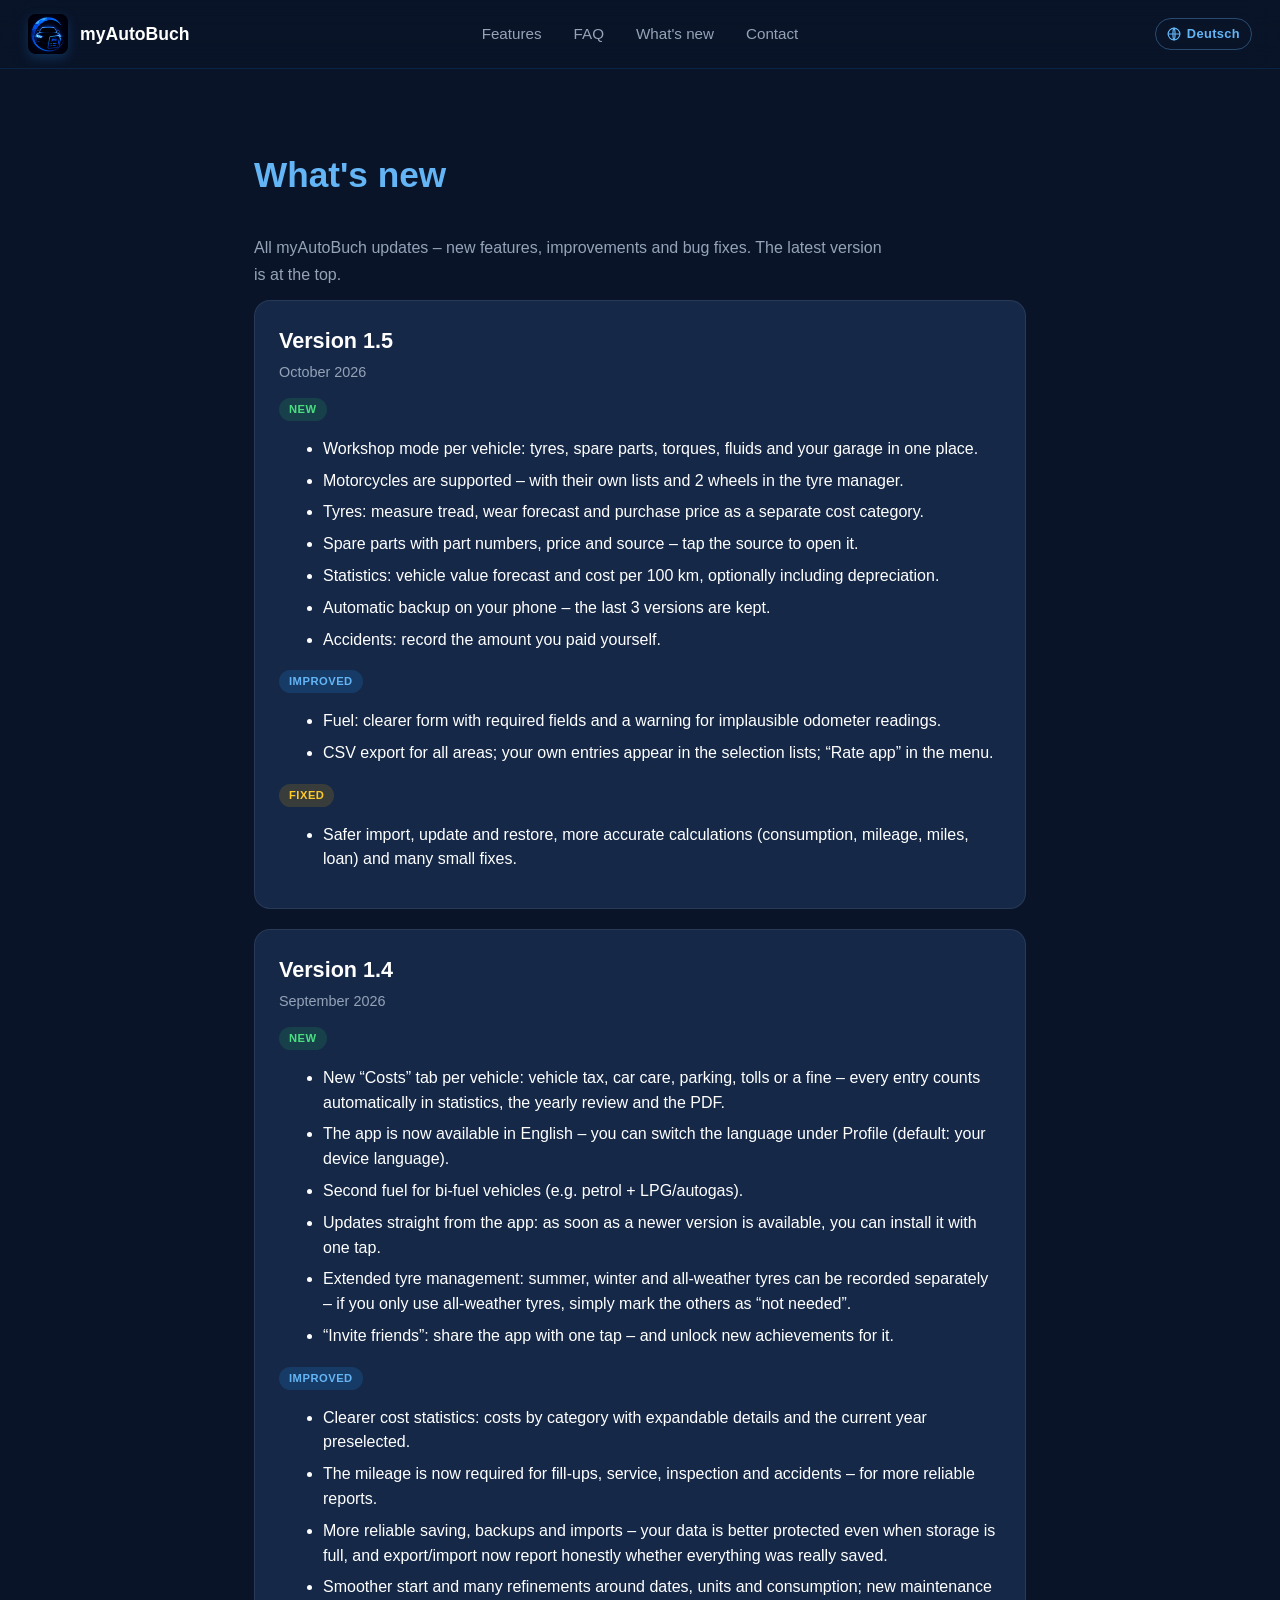
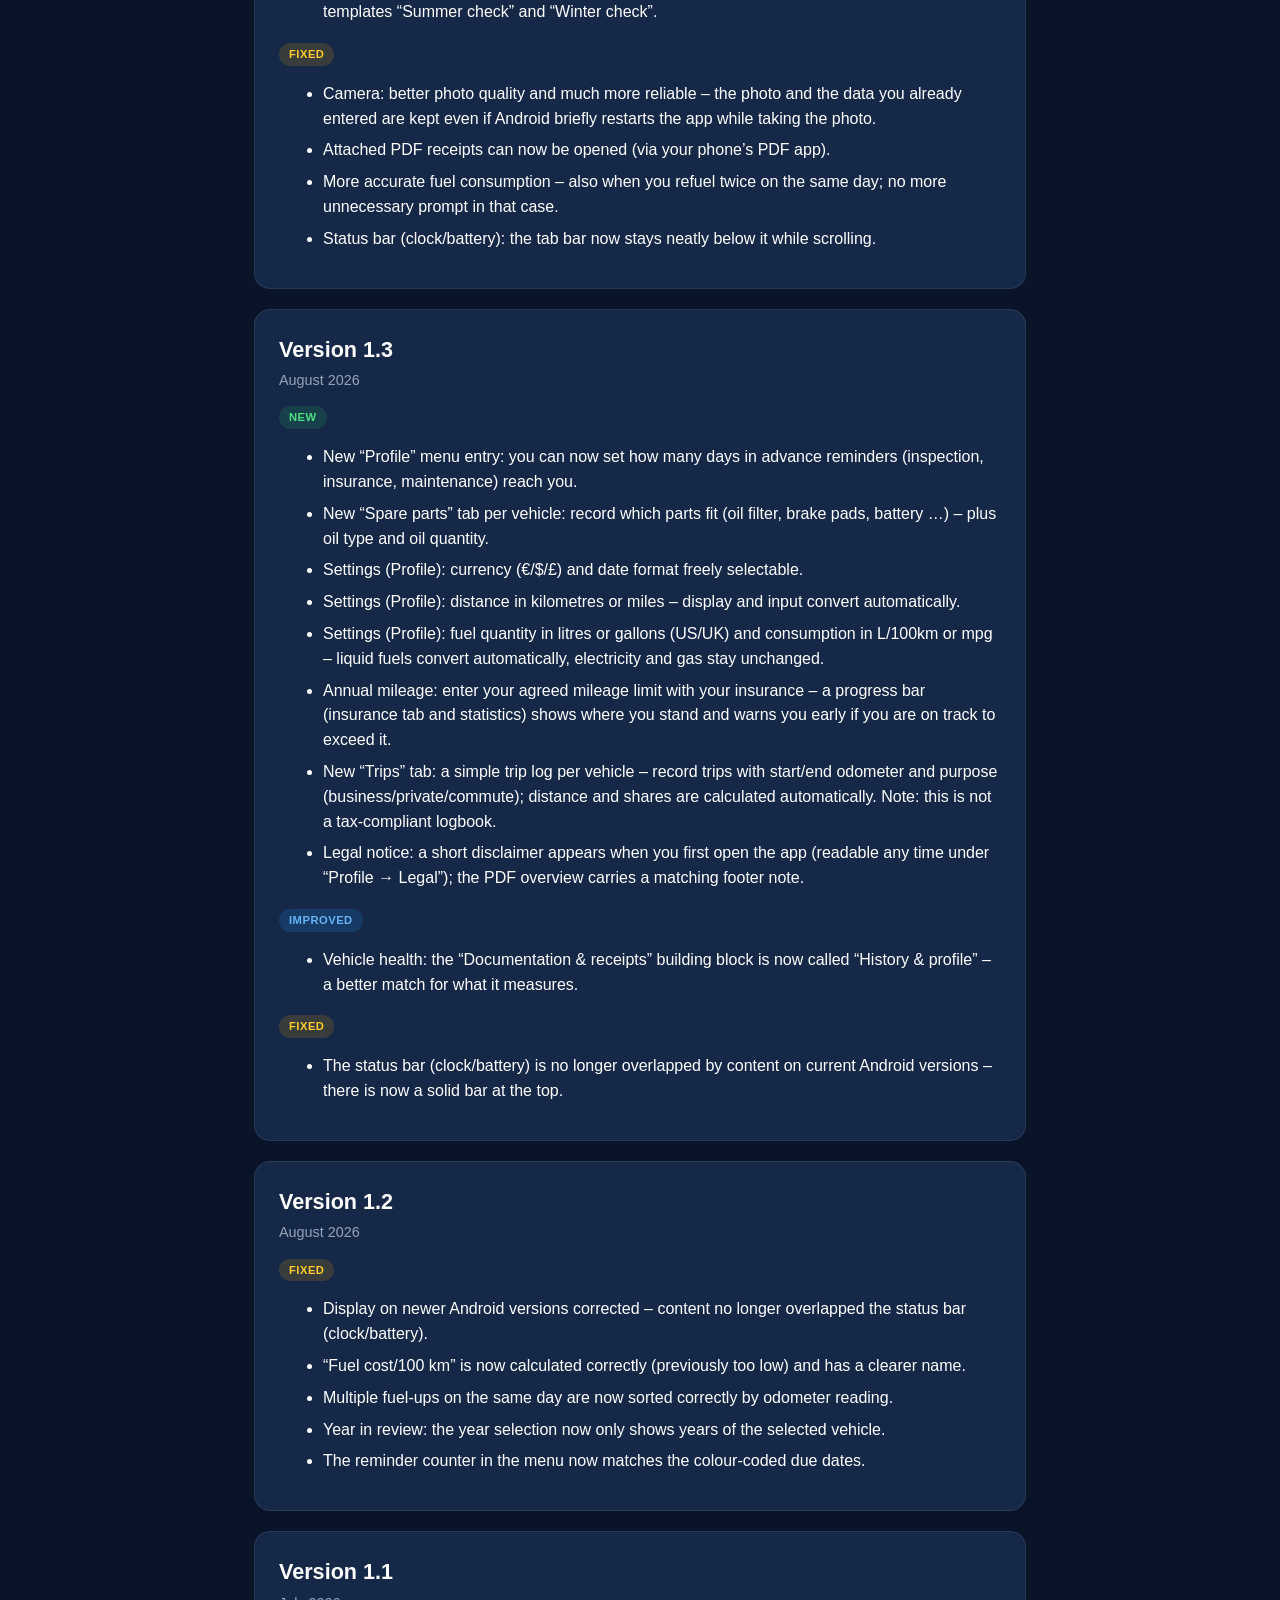
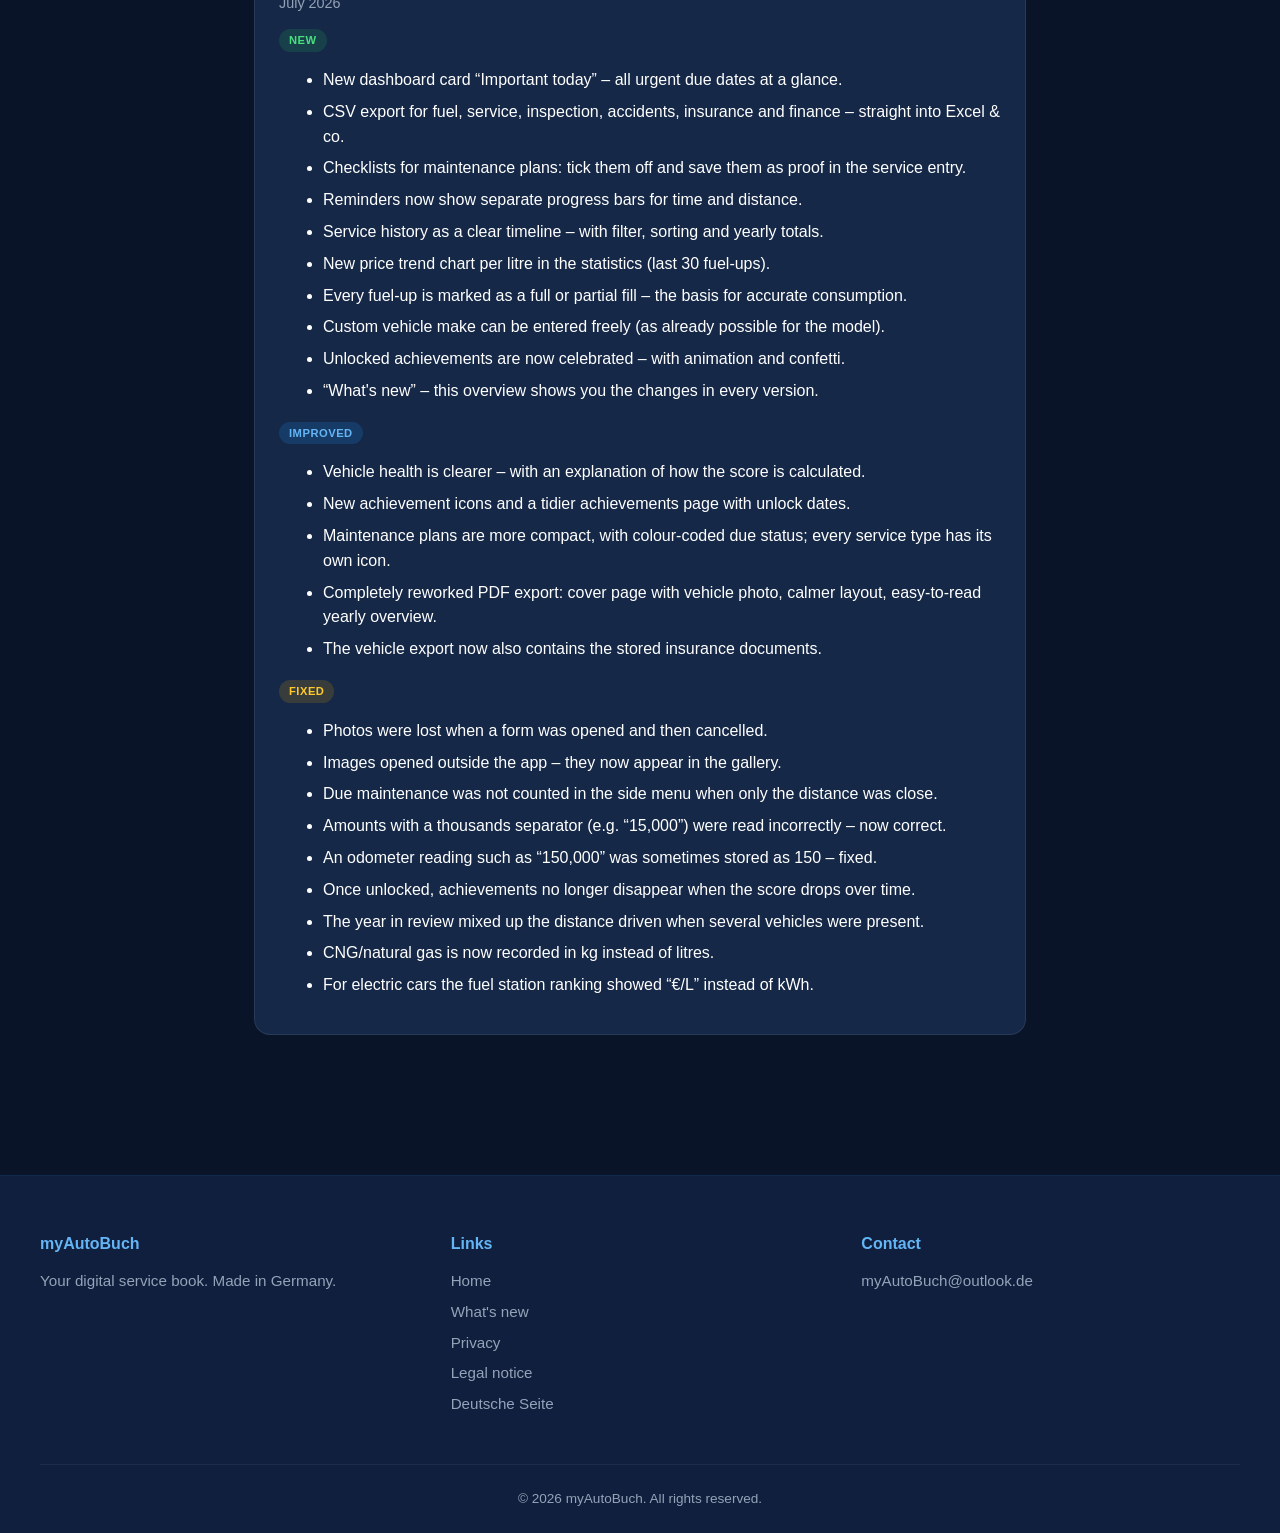
<file: en/changelog.html>
<!DOCTYPE html>
<html lang="en">
<head>
<meta charset="UTF-8">
<meta name="viewport" content="width=device-width,initial-scale=1.0">
<title>What's new – myAutoBuch</title>
<meta name="description" content="All myAutoBuch updates at a glance – new features, improvements and bug fixes in the digital service book app for Android.">
<meta property="og:site_name" content="myAutoBuch">
<meta property="og:type" content="website">
<meta property="og:title" content="What's new – myAutoBuch">
<meta property="og:description" content="All myAutoBuch updates at a glance – new features, improvements and bug fixes.">
<meta property="og:url" content="https://myautobuch.github.io/en/changelog.html">
<meta property="og:image" content="https://myautobuch.github.io/assets/og-image.jpg">
<meta property="og:image:width" content="1200">
<meta property="og:image:height" content="630">
<meta property="og:image:alt" content="myAutoBuch – your digital service book">
<meta property="og:locale" content="en_GB">
<meta property="og:locale:alternate" content="de_DE">
<meta name="twitter:card" content="summary_large_image">
<meta name="twitter:title" content="What's new – myAutoBuch">
<meta name="twitter:description" content="All myAutoBuch updates at a glance – new features, improvements and bug fixes.">
<meta name="twitter:image" content="https://myautobuch.github.io/assets/og-image.jpg">
<meta name="twitter:image:alt" content="myAutoBuch – your digital service book">
<link rel="canonical" href="https://myautobuch.github.io/en/changelog.html">
<link rel="alternate" hreflang="de" href="https://myautobuch.github.io/changelog.html">
<link rel="alternate" hreflang="en" href="https://myautobuch.github.io/en/changelog.html">
<link rel="alternate" hreflang="x-default" href="https://myautobuch.github.io/changelog.html">
<link rel="icon" href="/favicon.ico">
<link rel="apple-touch-icon" sizes="180x180" href="/apple-touch-icon.png">
<link rel="icon" type="image/png" sizes="32x32" href="/favicon-32x32.png">
<link rel="icon" type="image/png" sizes="16x16" href="/favicon-16x16.png">
<link rel="manifest" href="/site.webmanifest">
<meta name="theme-color" content="#0A1428">
<link rel="stylesheet" href="../style.css">
<style>
  .cl-intro{color:var(--color-text-muted);margin:0 0 28px;max-width:640px;line-height:1.6}
  .cl-version{background:var(--color-card);border:1px solid rgba(148,163,184,.15);border-radius:var(--radius-lg);padding:24px;margin:0 0 20px}
  .cl-version h2{margin:0;font-size:1.35rem}
  .cl-date{color:var(--color-text-muted);font-size:.9rem;margin:2px 0 16px}
  .cl-group{margin:0 0 16px}
  .cl-group:last-child{margin-bottom:0}
  .cl-badge{display:inline-block;font-size:.7rem;font-weight:700;text-transform:uppercase;letter-spacing:.5px;padding:3px 10px;border-radius:999px;margin-bottom:8px}
  .cl-badge.new{background:rgba(34,197,94,.15);color:#4ade80}
  .cl-badge.better{background:rgba(30,136,229,.20);color:var(--color-primary-light)}
  .cl-badge.fix{background:rgba(255,179,0,.15);color:var(--color-gold-light)}
  .cl-list{margin:0;padding-left:20px}
  .cl-list li{margin:7px 0;line-height:1.55;color:var(--color-text)}
  .lang-switch{display:inline-flex;align-items:center;gap:6px;padding:5px 11px;border:1px solid rgba(100,181,246,.35);border-radius:999px;color:var(--color-primary-light);font-weight:700;font-size:.8rem;text-decoration:none;letter-spacing:.03em;white-space:nowrap}
  .lang-switch:hover{background:rgba(30,136,229,.14)}
  .lang-switch .ls-globe{width:14px;height:14px;flex-shrink:0}
  @media (max-width:600px){.lang-switch{padding:4px 9px;font-size:.72rem}}
</style>
</head>
<body>

<nav class="nav">
  <a href="index.html" class="nav-brand">
    <div class="nav-logo" aria-label="myAutoBuch logo"></div>
    <span>myAutoBuch</span>
  </a>
  <ul class="nav-links">
    <li><a href="index.html#features">Features</a></li>
    <li><a href="index.html#faq">FAQ</a></li>
    <li><a href="changelog.html">What's new</a></li>
    <li><a href="index.html#contact">Contact</a></li>
  </ul>
  <div class="nav-spacer">
    <a href="../changelog.html" class="lang-switch" hreflang="de" aria-label="Diese Seite auf Deutsch anzeigen">
      <svg class="ls-globe" viewBox="0 0 24 24" fill="none" stroke="currentColor" stroke-width="2" stroke-linecap="round" stroke-linejoin="round" aria-hidden="true"><circle cx="12" cy="12" r="10"/><path d="M2 12h20M12 2c2.5 3 2.5 17 0 20M12 2c-2.5 3-2.5 17 0 20"/></svg>
      Deutsch
    </a>
  </div>
</nav>

<main class="legal-content">
  <h1>What's new</h1>
  <p class="cl-intro">All myAutoBuch updates – new features, improvements and bug fixes. The latest version is at the top.</p>

  <article class="cl-version">
    <h2>Version 1.5</h2>
    <p class="cl-date">October 2026</p>

    <div class="cl-group">
      <span class="cl-badge new">New</span>
      <ul class="cl-list">
        <li>Workshop mode per vehicle: tyres, spare parts, torques, fluids and your garage in one place.</li>
        <li>Motorcycles are supported – with their own lists and 2 wheels in the tyre manager.</li>
        <li>Tyres: measure tread, wear forecast and purchase price as a separate cost category.</li>
        <li>Spare parts with part numbers, price and source – tap the source to open it.</li>
        <li>Statistics: vehicle value forecast and cost per 100 km, optionally including depreciation.</li>
        <li>Automatic backup on your phone – the last 3 versions are kept.</li>
        <li>Accidents: record the amount you paid yourself.</li>
      </ul>
    </div>

    <div class="cl-group">
      <span class="cl-badge better">Improved</span>
      <ul class="cl-list">
        <li>Fuel: clearer form with required fields and a warning for implausible odometer readings.</li>
        <li>CSV export for all areas; your own entries appear in the selection lists; “Rate app” in the menu.</li>
      </ul>
    </div>

    <div class="cl-group">
      <span class="cl-badge fix">Fixed</span>
      <ul class="cl-list">
        <li>Safer import, update and restore, more accurate calculations (consumption, mileage, miles, loan) and many small fixes.</li>
      </ul>
    </div>
  </article>

  <article class="cl-version">
    <h2>Version 1.4</h2>
    <p class="cl-date">September 2026</p>

    <div class="cl-group">
      <span class="cl-badge new">New</span>
      <ul class="cl-list">
        <li>New “Costs” tab per vehicle: vehicle tax, car care, parking, tolls or a fine – every entry counts automatically in statistics, the yearly review and the PDF.</li>
        <li>The app is now available in English – you can switch the language under Profile (default: your device language).</li>
        <li>Second fuel for bi-fuel vehicles (e.g. petrol + LPG/autogas).</li>
        <li>Updates straight from the app: as soon as a newer version is available, you can install it with one tap.</li>
        <li>Extended tyre management: summer, winter and all-weather tyres can be recorded separately – if you only use all-weather tyres, simply mark the others as “not needed”.</li>
        <li>“Invite friends”: share the app with one tap – and unlock new achievements for it.</li>
      </ul>
    </div>

    <div class="cl-group">
      <span class="cl-badge better">Improved</span>
      <ul class="cl-list">
        <li>Clearer cost statistics: costs by category with expandable details and the current year preselected.</li>
        <li>The mileage is now required for fill-ups, service, inspection and accidents – for more reliable reports.</li>
        <li>More reliable saving, backups and imports – your data is better protected even when storage is full, and export/import now report honestly whether everything was really saved.</li>
        <li>Smoother start and many refinements around dates, units and consumption; new maintenance templates “Summer check” and “Winter check”.</li>
      </ul>
    </div>

    <div class="cl-group">
      <span class="cl-badge fix">Fixed</span>
      <ul class="cl-list">
        <li>Camera: better photo quality and much more reliable – the photo and the data you already entered are kept even if Android briefly restarts the app while taking the photo.</li>
        <li>Attached PDF receipts can now be opened (via your phone’s PDF app).</li>
        <li>More accurate fuel consumption – also when you refuel twice on the same day; no more unnecessary prompt in that case.</li>
        <li>Status bar (clock/battery): the tab bar now stays neatly below it while scrolling.</li>
      </ul>
    </div>
  </article>

  <article class="cl-version">
    <h2>Version 1.3</h2>
    <p class="cl-date">August 2026</p>

    <div class="cl-group">
      <span class="cl-badge new">New</span>
      <ul class="cl-list">
        <li>New “Profile” menu entry: you can now set how many days in advance reminders (inspection, insurance, maintenance) reach you.</li>
        <li>New “Spare parts” tab per vehicle: record which parts fit (oil filter, brake pads, battery …) – plus oil type and oil quantity.</li>
        <li>Settings (Profile): currency (€/$/£) and date format freely selectable.</li>
        <li>Settings (Profile): distance in kilometres or miles – display and input convert automatically.</li>
        <li>Settings (Profile): fuel quantity in litres or gallons (US/UK) and consumption in L/100km or mpg – liquid fuels convert automatically, electricity and gas stay unchanged.</li>
        <li>Annual mileage: enter your agreed mileage limit with your insurance – a progress bar (insurance tab and statistics) shows where you stand and warns you early if you are on track to exceed it.</li>
        <li>New “Trips” tab: a simple trip log per vehicle – record trips with start/end odometer and purpose (business/private/commute); distance and shares are calculated automatically. Note: this is not a tax-compliant logbook.</li>
        <li>Legal notice: a short disclaimer appears when you first open the app (readable any time under “Profile → Legal”); the PDF overview carries a matching footer note.</li>
      </ul>
    </div>

    <div class="cl-group">
      <span class="cl-badge better">Improved</span>
      <ul class="cl-list">
        <li>Vehicle health: the “Documentation &amp; receipts” building block is now called “History &amp; profile” – a better match for what it measures.</li>
      </ul>
    </div>

    <div class="cl-group">
      <span class="cl-badge fix">Fixed</span>
      <ul class="cl-list">
        <li>The status bar (clock/battery) is no longer overlapped by content on current Android versions – there is now a solid bar at the top.</li>
      </ul>
    </div>
  </article>

  <article class="cl-version">
    <h2>Version 1.2</h2>
    <p class="cl-date">August 2026</p>

    <div class="cl-group">
      <span class="cl-badge fix">Fixed</span>
      <ul class="cl-list">
        <li>Display on newer Android versions corrected – content no longer overlapped the status bar (clock/battery).</li>
        <li>“Fuel cost/100 km” is now calculated correctly (previously too low) and has a clearer name.</li>
        <li>Multiple fuel-ups on the same day are now sorted correctly by odometer reading.</li>
        <li>Year in review: the year selection now only shows years of the selected vehicle.</li>
        <li>The reminder counter in the menu now matches the colour-coded due dates.</li>
      </ul>
    </div>
  </article>

  <article class="cl-version">
    <h2>Version 1.1</h2>
    <p class="cl-date">July 2026</p>

    <div class="cl-group">
      <span class="cl-badge new">New</span>
      <ul class="cl-list">
        <li>New dashboard card “Important today” – all urgent due dates at a glance.</li>
        <li>CSV export for fuel, service, inspection, accidents, insurance and finance – straight into Excel &amp; co.</li>
        <li>Checklists for maintenance plans: tick them off and save them as proof in the service entry.</li>
        <li>Reminders now show separate progress bars for time and distance.</li>
        <li>Service history as a clear timeline – with filter, sorting and yearly totals.</li>
        <li>New price trend chart per litre in the statistics (last 30 fuel-ups).</li>
        <li>Every fuel-up is marked as a full or partial fill – the basis for accurate consumption.</li>
        <li>Custom vehicle make can be entered freely (as already possible for the model).</li>
        <li>Unlocked achievements are now celebrated – with animation and confetti.</li>
        <li>“What's new” – this overview shows you the changes in every version.</li>
      </ul>
    </div>

    <div class="cl-group">
      <span class="cl-badge better">Improved</span>
      <ul class="cl-list">
        <li>Vehicle health is clearer – with an explanation of how the score is calculated.</li>
        <li>New achievement icons and a tidier achievements page with unlock dates.</li>
        <li>Maintenance plans are more compact, with colour-coded due status; every service type has its own icon.</li>
        <li>Completely reworked PDF export: cover page with vehicle photo, calmer layout, easy-to-read yearly overview.</li>
        <li>The vehicle export now also contains the stored insurance documents.</li>
      </ul>
    </div>

    <div class="cl-group">
      <span class="cl-badge fix">Fixed</span>
      <ul class="cl-list">
        <li>Photos were lost when a form was opened and then cancelled.</li>
        <li>Images opened outside the app – they now appear in the gallery.</li>
        <li>Due maintenance was not counted in the side menu when only the distance was close.</li>
        <li>Amounts with a thousands separator (e.g. “15,000”) were read incorrectly – now correct.</li>
        <li>An odometer reading such as “150,000” was sometimes stored as 150 – fixed.</li>
        <li>Once unlocked, achievements no longer disappear when the score drops over time.</li>
        <li>The year in review mixed up the distance driven when several vehicles were present.</li>
        <li>CNG/natural gas is now recorded in kg instead of litres.</li>
        <li>For electric cars the fuel station ranking showed “€/L” instead of kWh.</li>
      </ul>
    </div>
  </article>
</main>

<footer class="footer">
  <div class="footer-grid">
    <div class="footer-col"><h4>myAutoBuch</h4><p>Your digital service book. Made in Germany.</p></div>
    <div class="footer-col"><h4>Links</h4><a href="index.html">Home</a><a href="changelog.html">What's new</a><a href="privacy.html">Privacy</a><a href="imprint.html">Legal notice</a><a href="../index.html" hreflang="de">Deutsche Seite</a></div>
    <div class="footer-col"><h4>Contact</h4><a href="mailto:myAutoBuch@outlook.de">myAutoBuch@outlook.de</a></div>
  </div>
  <div class="footer-bottom">© 2026 myAutoBuch. All rights reserved.</div>
</footer>

</body>
</html>
</file>
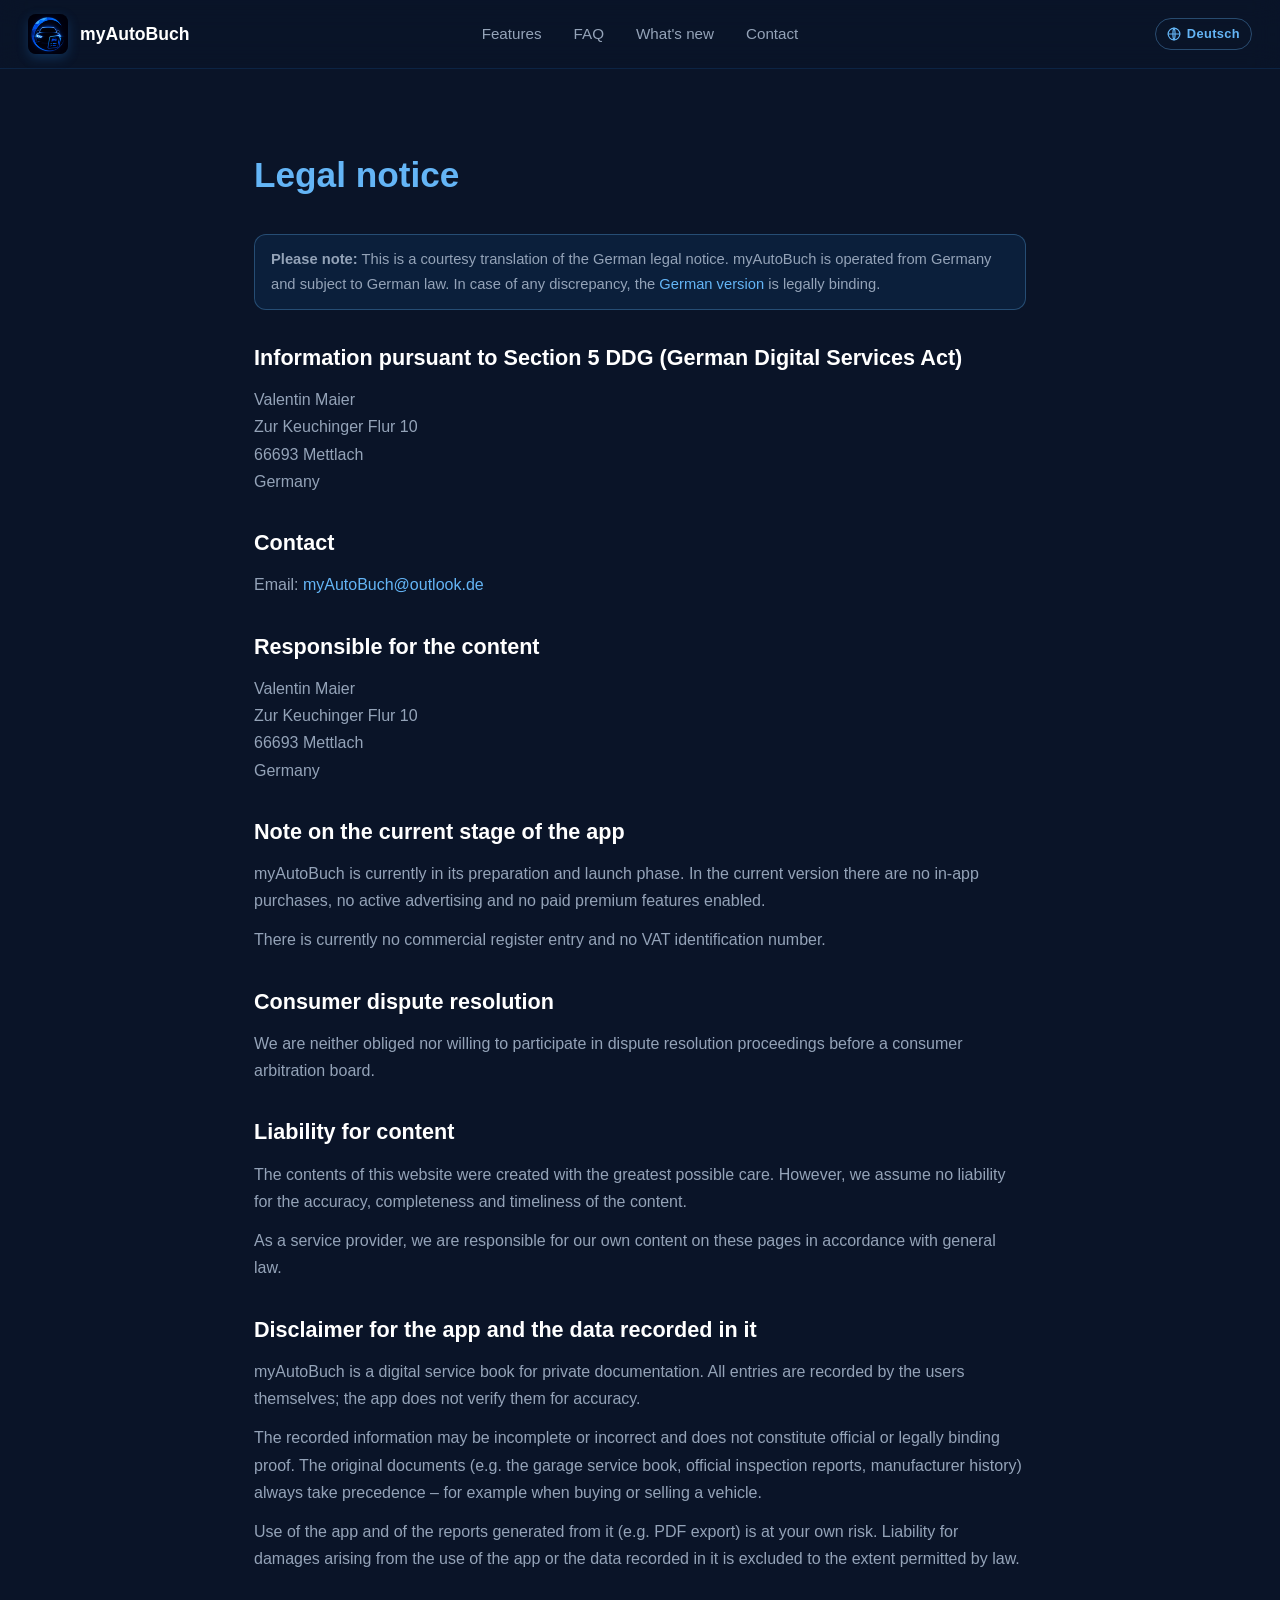
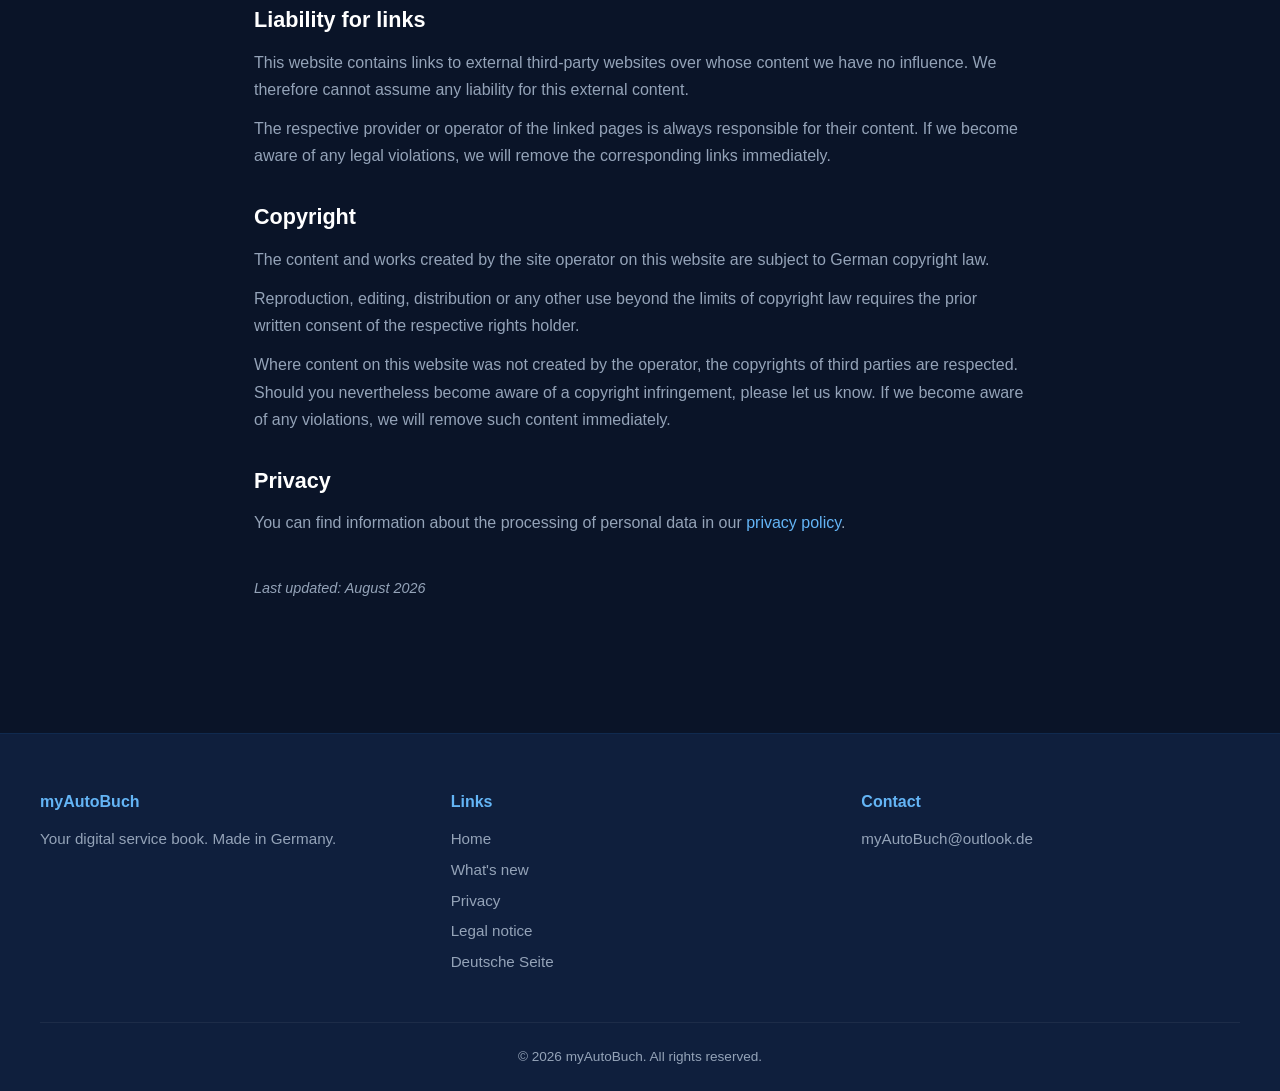
<file: en/imprint.html>
<!DOCTYPE html>
<html lang="en">
<head>
<meta charset="UTF-8">
<meta name="viewport" content="width=device-width,initial-scale=1.0">
<title>Legal notice – myAutoBuch</title>
<meta name="description" content="Legal notice for myAutoBuch – provider identification and contact details pursuant to Section 5 DDG (German law).">
<meta property="og:site_name" content="myAutoBuch">
<meta property="og:type" content="website">
<meta property="og:title" content="Legal notice – myAutoBuch">
<meta property="og:description" content="Legal notice and provider identification for myAutoBuch.">
<meta property="og:url" content="https://myautobuch.github.io/en/imprint.html">
<meta property="og:image" content="https://myautobuch.github.io/assets/og-image.jpg">
<meta property="og:image:width" content="1200">
<meta property="og:image:height" content="630">
<meta property="og:image:alt" content="myAutoBuch – your digital service book">
<meta property="og:locale" content="en_GB">
<meta property="og:locale:alternate" content="de_DE">
<meta name="twitter:card" content="summary_large_image">
<meta name="twitter:title" content="Legal notice – myAutoBuch">
<meta name="twitter:description" content="Legal notice and provider identification for myAutoBuch.">
<meta name="twitter:image" content="https://myautobuch.github.io/assets/og-image.jpg">
<meta name="twitter:image:alt" content="myAutoBuch – your digital service book">
<link rel="canonical" href="https://myautobuch.github.io/en/imprint.html">
<link rel="alternate" hreflang="de" href="https://myautobuch.github.io/imprint.html">
<link rel="alternate" hreflang="en" href="https://myautobuch.github.io/en/imprint.html">
<link rel="alternate" hreflang="x-default" href="https://myautobuch.github.io/imprint.html">
<link rel="icon" href="/favicon.ico">
<link rel="apple-touch-icon" sizes="180x180" href="/apple-touch-icon.png">
<link rel="icon" type="image/png" sizes="32x32" href="/favicon-32x32.png">
<link rel="icon" type="image/png" sizes="16x16" href="/favicon-16x16.png">
<link rel="manifest" href="/site.webmanifest">
<meta name="theme-color" content="#0A1428">
<link rel="stylesheet" href="../style.css">
</head>
<body>

<style>
  .lang-switch{display:inline-flex;align-items:center;gap:6px;padding:5px 11px;border:1px solid rgba(100,181,246,.35);border-radius:999px;color:var(--color-primary-light);font-weight:700;font-size:.8rem;text-decoration:none;letter-spacing:.03em;white-space:nowrap}
  .lang-switch:hover{background:rgba(30,136,229,.14)}
  .lang-switch .ls-globe{width:14px;height:14px;flex-shrink:0}
  .legal-note{padding:12px 16px;margin:0 0 26px;background:rgba(30,136,229,.10);border:1px solid rgba(100,181,246,.30);border-radius:12px;font-size:.92rem;line-height:1.5}
  @media (max-width:600px){.lang-switch{padding:4px 9px;font-size:.72rem}}
</style>

<nav class="nav">
  <a href="index.html" class="nav-brand">
    <div class="nav-logo" aria-label="myAutoBuch logo"></div>
    <span>myAutoBuch</span>
  </a>
  <ul class="nav-links">
    <li><a href="index.html#features">Features</a></li>
    <li><a href="index.html#faq">FAQ</a></li>
    <li><a href="changelog.html">What's new</a></li>
    <li><a href="index.html#contact">Contact</a></li>
  </ul>
  <div class="nav-spacer">
    <a href="../imprint.html" class="lang-switch" hreflang="de" aria-label="Diese Seite auf Deutsch anzeigen">
      <svg class="ls-globe" viewBox="0 0 24 24" fill="none" stroke="currentColor" stroke-width="2" stroke-linecap="round" stroke-linejoin="round" aria-hidden="true"><circle cx="12" cy="12" r="10"/><path d="M2 12h20M12 2c2.5 3 2.5 17 0 20M12 2c-2.5 3-2.5 17 0 20"/></svg>
      Deutsch
    </a>
  </div>
</nav>

<main class="legal-content">
  <h1>Legal notice</h1>

  <p class="legal-note">
    <strong>Please note:</strong> This is a courtesy translation of the German legal notice.
    myAutoBuch is operated from Germany and subject to German law. In case of any discrepancy,
    the <a href="../imprint.html" style="color:var(--color-primary-light);" hreflang="de">German version</a> is legally binding.
  </p>

  <h2>Information pursuant to Section 5 DDG (German Digital Services Act)</h2>
  <p>
    Valentin Maier<br>
    Zur Keuchinger Flur 10<br>
    66693 Mettlach<br>
    Germany
  </p>

  <h2>Contact</h2>
  <p>
    Email: <a href="mailto:myAutoBuch@outlook.de" style="color:var(--color-primary-light);">myAutoBuch@outlook.de</a>
  </p>

  <h2>Responsible for the content</h2>
  <p>
    Valentin Maier<br>
    Zur Keuchinger Flur 10<br>
    66693 Mettlach<br>
    Germany
  </p>

  <h2>Note on the current stage of the app</h2>
  <p>
    myAutoBuch is currently in its preparation and launch phase. In the current version there are no in-app
    purchases, no active advertising and no paid premium features enabled.
  </p>
  <p>
    There is currently no commercial register entry and no VAT identification number.
  </p>

  <h2>Consumer dispute resolution</h2>
  <p>
    We are neither obliged nor willing to participate in dispute resolution proceedings before a consumer
    arbitration board.
  </p>

  <h2>Liability for content</h2>
  <p>
    The contents of this website were created with the greatest possible care. However, we assume no liability
    for the accuracy, completeness and timeliness of the content.
  </p>
  <p>
    As a service provider, we are responsible for our own content on these pages in accordance with general law.
  </p>

  <h2>Disclaimer for the app and the data recorded in it</h2>
  <p>
    myAutoBuch is a digital service book for private documentation. All entries are recorded by the users
    themselves; the app does not verify them for accuracy.
  </p>
  <p>
    The recorded information may be incomplete or incorrect and does not constitute official or legally binding
    proof. The original documents (e.g. the garage service book, official inspection reports, manufacturer
    history) always take precedence – for example when buying or selling a vehicle.
  </p>
  <p>
    Use of the app and of the reports generated from it (e.g. PDF export) is at your own risk. Liability for
    damages arising from the use of the app or the data recorded in it is excluded to the extent permitted by law.
  </p>

  <h2>Liability for links</h2>
  <p>
    This website contains links to external third-party websites over whose content we have no influence.
    We therefore cannot assume any liability for this external content.
  </p>
  <p>
    The respective provider or operator of the linked pages is always responsible for their content. If we become
    aware of any legal violations, we will remove the corresponding links immediately.
  </p>

  <h2>Copyright</h2>
  <p>
    The content and works created by the site operator on this website are subject to German copyright law.
  </p>
  <p>
    Reproduction, editing, distribution or any other use beyond the limits of copyright law requires the prior
    written consent of the respective rights holder.
  </p>
  <p>
    Where content on this website was not created by the operator, the copyrights of third parties are respected.
    Should you nevertheless become aware of a copyright infringement, please let us know. If we become aware of
    any violations, we will remove such content immediately.
  </p>

  <h2>Privacy</h2>
  <p>
    You can find information about the processing of personal data in our
    <a href="privacy.html" style="color:var(--color-primary-light);">privacy policy</a>.
  </p>

  <p class="updated">Last updated: August 2026</p>
</main>

<footer class="footer">
  <div class="footer-grid">
    <div class="footer-col"><h4>myAutoBuch</h4><p>Your digital service book. Made in Germany.</p></div>
    <div class="footer-col"><h4>Links</h4><a href="index.html">Home</a><a href="changelog.html">What's new</a><a href="privacy.html">Privacy</a><a href="imprint.html">Legal notice</a><a href="../index.html" hreflang="de">Deutsche Seite</a></div>
    <div class="footer-col"><h4>Contact</h4><a href="mailto:myAutoBuch@outlook.de">myAutoBuch@outlook.de</a></div>
  </div>
  <div class="footer-bottom">© 2026 myAutoBuch. All rights reserved.</div>
</footer>

</body>
</html>
</file>
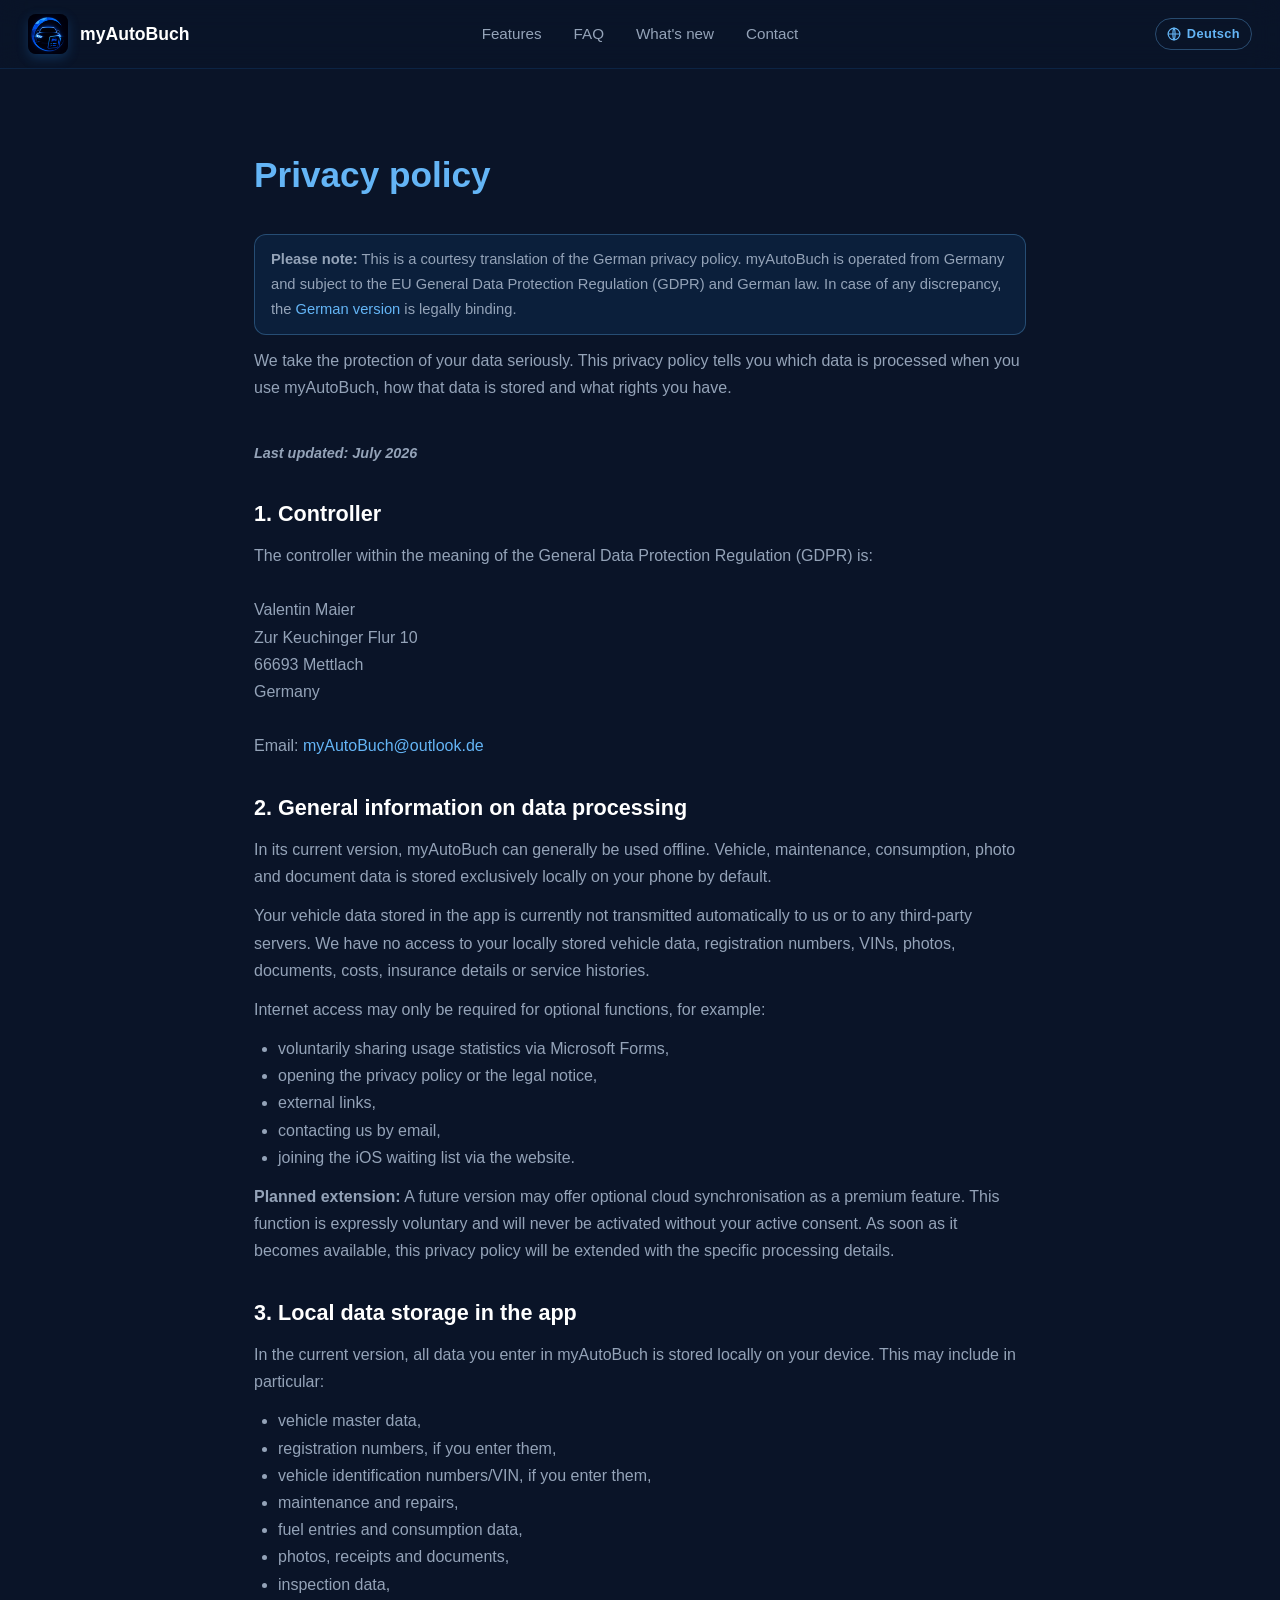
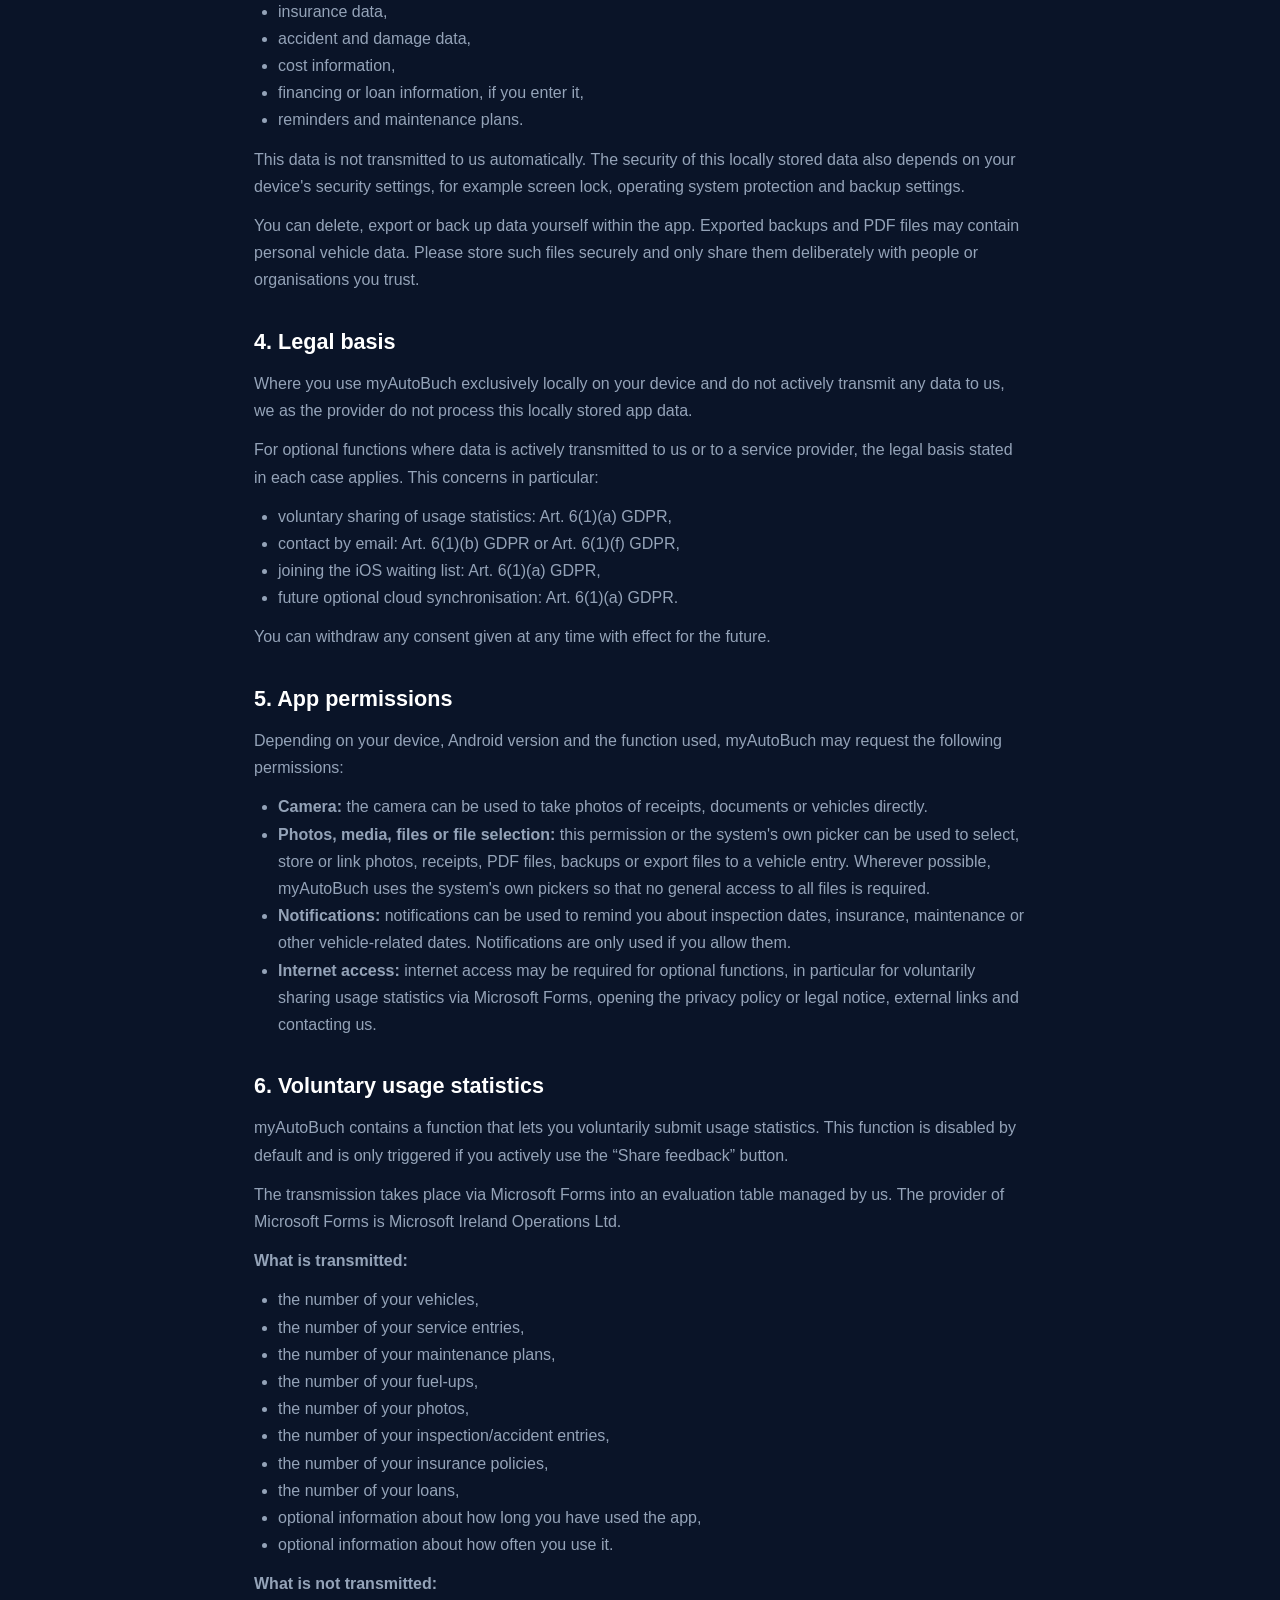
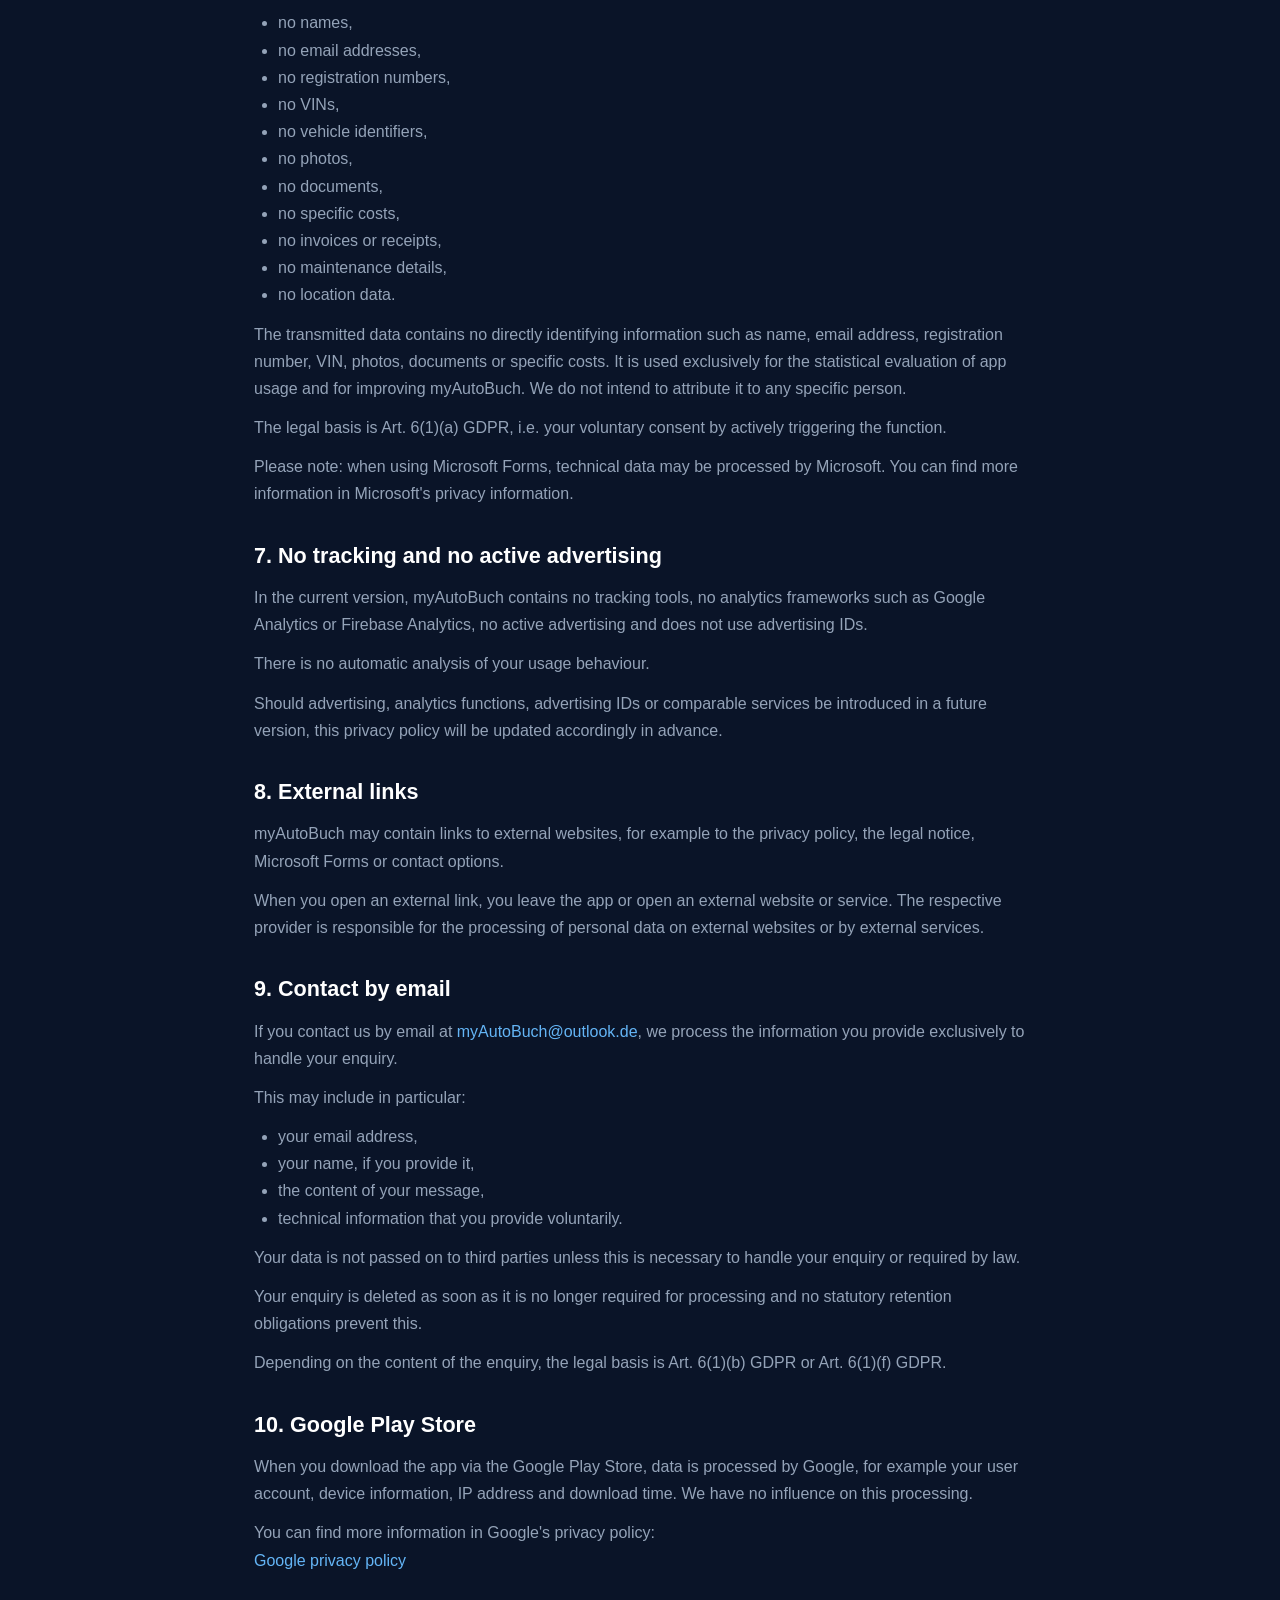
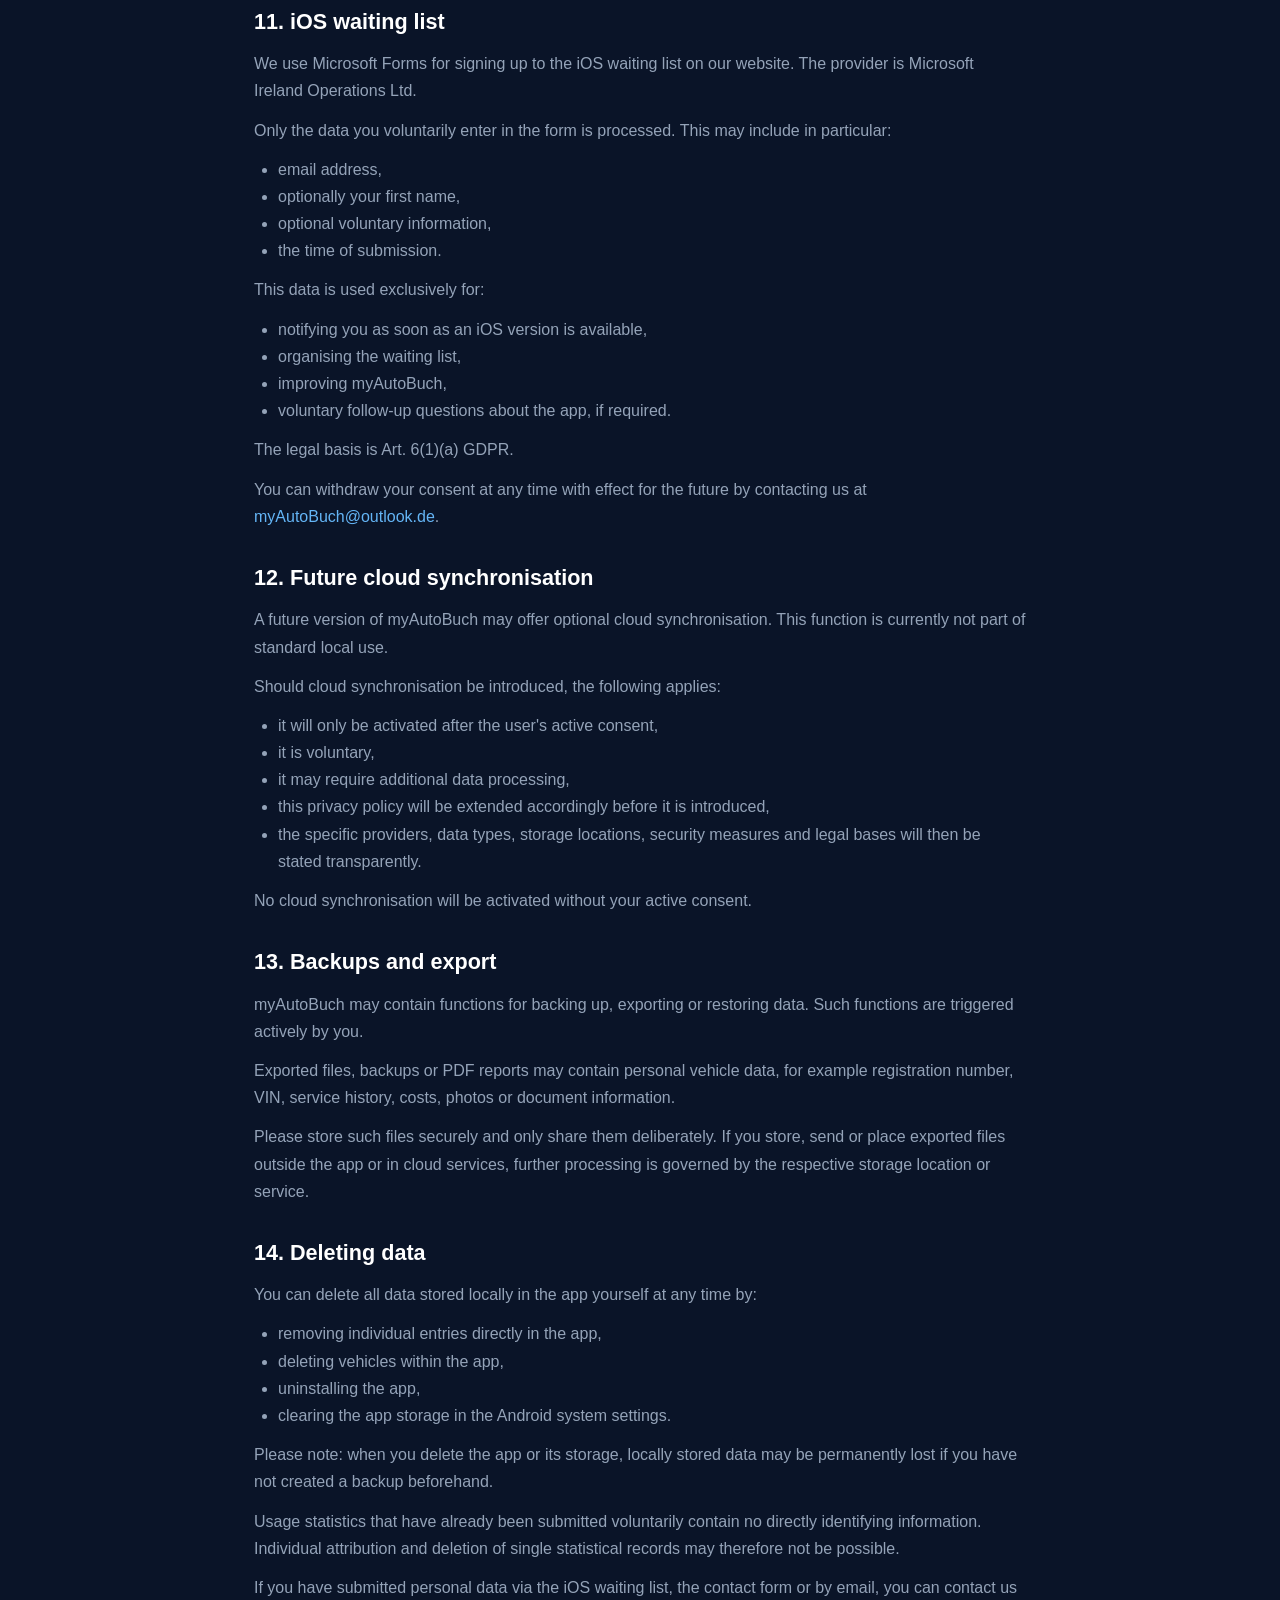
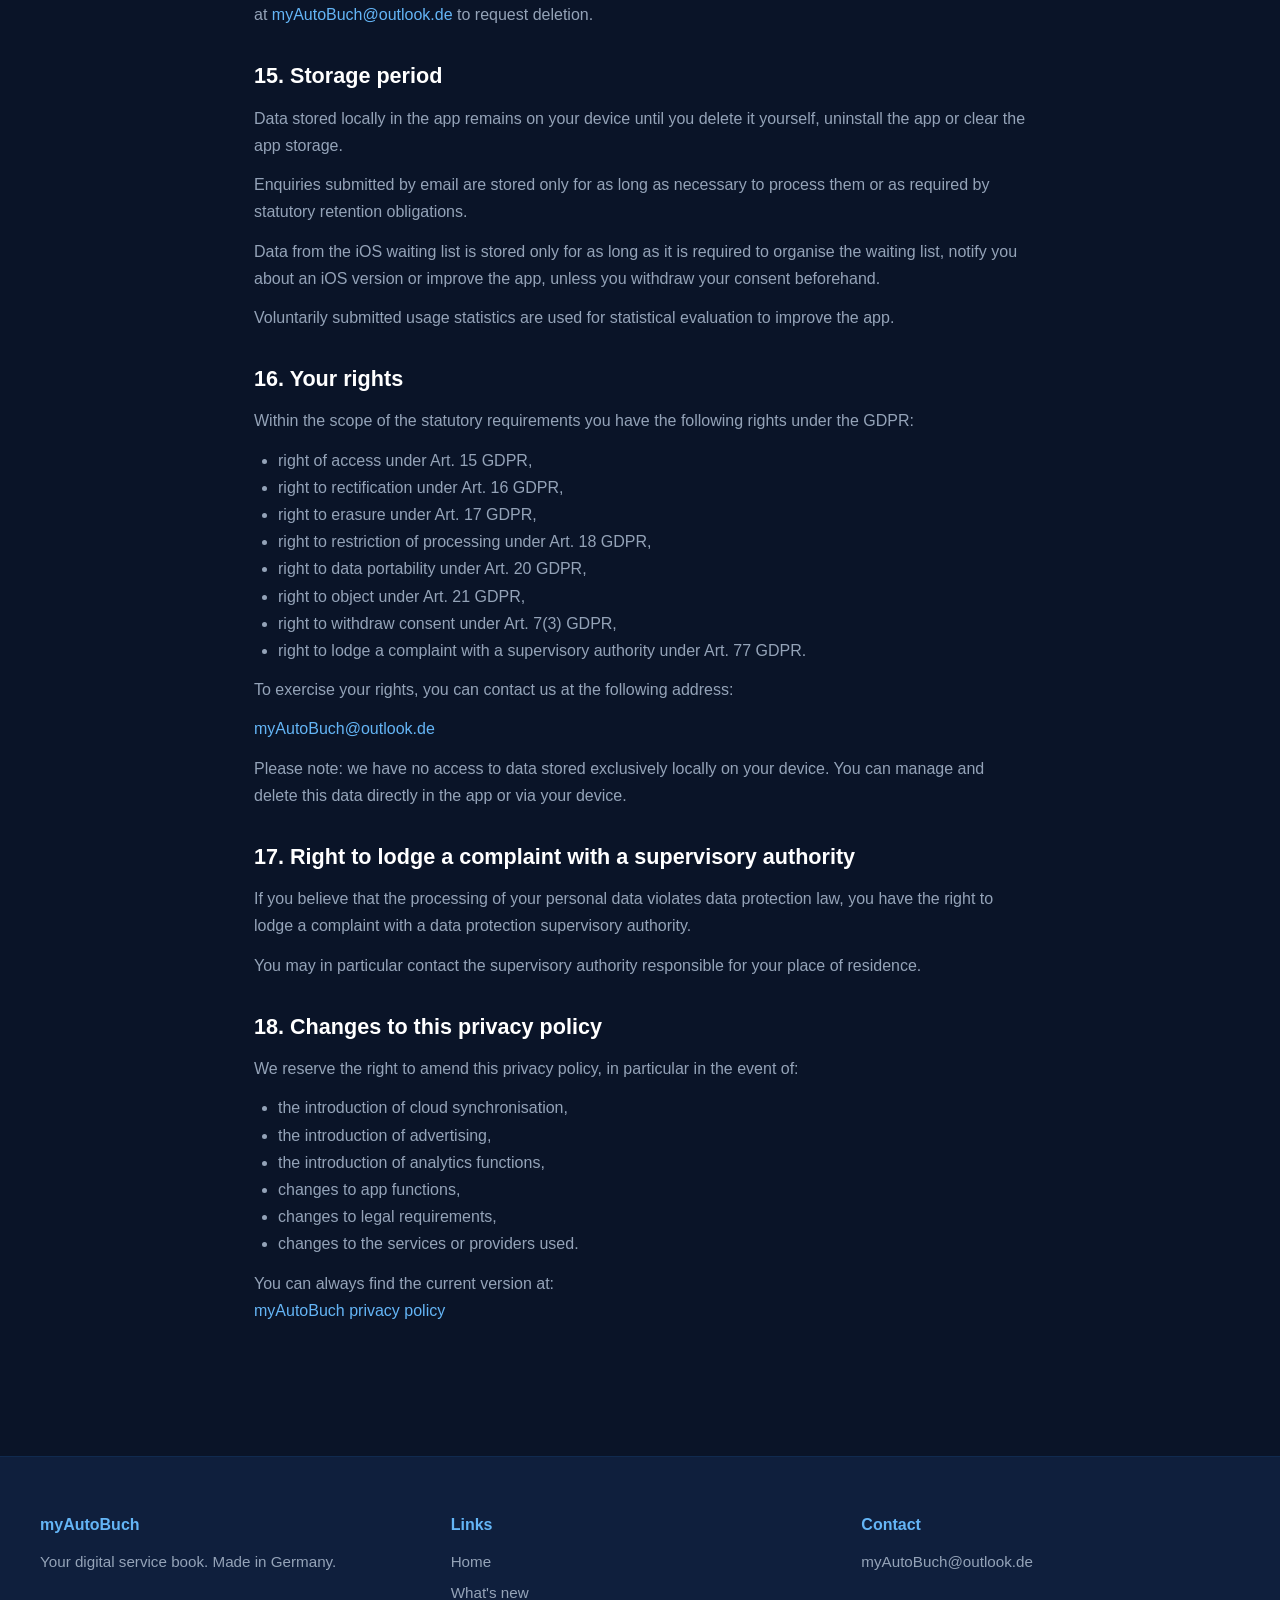
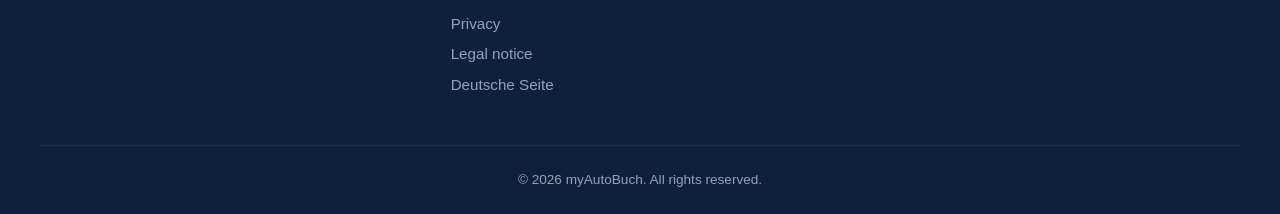
<file: en/privacy.html>
<!DOCTYPE html>
<html lang="en">
<head>
<meta charset="UTF-8">
<meta name="viewport" content="width=device-width,initial-scale=1.0">
<title>Privacy policy – myAutoBuch</title>
<meta name="description" content="Privacy policy for myAutoBuch – which data is processed, how it is stored and what rights you have. All vehicle data stays locally on your phone.">
<meta property="og:site_name" content="myAutoBuch">
<meta property="og:type" content="website">
<meta property="og:title" content="Privacy policy – myAutoBuch">
<meta property="og:description" content="Privacy policy for myAutoBuch – all vehicle data stays locally on your phone.">
<meta property="og:url" content="https://myautobuch.github.io/en/privacy.html">
<meta property="og:image" content="https://myautobuch.github.io/assets/og-image.jpg">
<meta property="og:image:width" content="1200">
<meta property="og:image:height" content="630">
<meta property="og:image:alt" content="myAutoBuch – your digital service book">
<meta property="og:locale" content="en_GB">
<meta property="og:locale:alternate" content="de_DE">
<meta name="twitter:card" content="summary_large_image">
<meta name="twitter:title" content="Privacy policy – myAutoBuch">
<meta name="twitter:description" content="Privacy policy for myAutoBuch – all vehicle data stays locally on your phone.">
<meta name="twitter:image" content="https://myautobuch.github.io/assets/og-image.jpg">
<meta name="twitter:image:alt" content="myAutoBuch – your digital service book">
<link rel="canonical" href="https://myautobuch.github.io/en/privacy.html">
<link rel="alternate" hreflang="de" href="https://myautobuch.github.io/privacy.html">
<link rel="alternate" hreflang="en" href="https://myautobuch.github.io/en/privacy.html">
<link rel="alternate" hreflang="x-default" href="https://myautobuch.github.io/privacy.html">
<link rel="icon" href="/favicon.ico">
<link rel="apple-touch-icon" sizes="180x180" href="/apple-touch-icon.png">
<link rel="icon" type="image/png" sizes="32x32" href="/favicon-32x32.png">
<link rel="icon" type="image/png" sizes="16x16" href="/favicon-16x16.png">
<link rel="manifest" href="/site.webmanifest">
<meta name="theme-color" content="#0A1428">
<link rel="stylesheet" href="../style.css">
</head>
<body>

<style>
  .lang-switch{display:inline-flex;align-items:center;gap:6px;padding:5px 11px;border:1px solid rgba(100,181,246,.35);border-radius:999px;color:var(--color-primary-light);font-weight:700;font-size:.8rem;text-decoration:none;letter-spacing:.03em;white-space:nowrap}
  .lang-switch:hover{background:rgba(30,136,229,.14)}
  .lang-switch .ls-globe{width:14px;height:14px;flex-shrink:0}
  .legal-note{padding:12px 16px;margin:0 0 26px;background:rgba(30,136,229,.10);border:1px solid rgba(100,181,246,.30);border-radius:12px;font-size:.92rem;line-height:1.5}
  @media (max-width:600px){.lang-switch{padding:4px 9px;font-size:.72rem}}
</style>

<nav class="nav">
  <a href="index.html" class="nav-brand">
    <div class="nav-logo" aria-label="myAutoBuch logo"></div>
    <span>myAutoBuch</span>
  </a>
  <ul class="nav-links">
    <li><a href="index.html#features">Features</a></li>
    <li><a href="index.html#faq">FAQ</a></li>
    <li><a href="changelog.html">What's new</a></li>
    <li><a href="index.html#contact">Contact</a></li>
  </ul>
  <div class="nav-spacer">
    <a href="../privacy.html" class="lang-switch" hreflang="de" aria-label="Diese Seite auf Deutsch anzeigen">
      <svg class="ls-globe" viewBox="0 0 24 24" fill="none" stroke="currentColor" stroke-width="2" stroke-linecap="round" stroke-linejoin="round" aria-hidden="true"><circle cx="12" cy="12" r="10"/><path d="M2 12h20M12 2c2.5 3 2.5 17 0 20M12 2c-2.5 3-2.5 17 0 20"/></svg>
      Deutsch
    </a>
  </div>
</nav>

<main class="legal-content">
  <h1>Privacy policy</h1>

  <p class="legal-note">
    <strong>Please note:</strong> This is a courtesy translation of the German privacy policy.
    myAutoBuch is operated from Germany and subject to the EU General Data Protection Regulation (GDPR)
    and German law. In case of any discrepancy, the
    <a href="../privacy.html" style="color:var(--color-primary-light);" hreflang="de">German version</a> is legally binding.
  </p>

  <p>We take the protection of your data seriously. This privacy policy tells you which data is processed when you use myAutoBuch, how that data is stored and what rights you have.</p>
  <p class="updated"><strong>Last updated: July 2026</strong></p>

  <h2>1. Controller</h2>
  <p>The controller within the meaning of the General Data Protection Regulation (GDPR) is:<br><br>
  Valentin Maier<br>
  Zur Keuchinger Flur 10<br>
  66693 Mettlach<br>
  Germany<br><br>
  Email: <a href="mailto:myAutoBuch@outlook.de" style="color:var(--color-primary-light);">myAutoBuch@outlook.de</a></p>

  <h2>2. General information on data processing</h2>
  <p>In its current version, myAutoBuch can generally be used offline. Vehicle, maintenance, consumption, photo and document data is stored exclusively locally on your phone by default.</p>
  <p>Your vehicle data stored in the app is currently not transmitted automatically to us or to any third-party servers. We have no access to your locally stored vehicle data, registration numbers, VINs, photos, documents, costs, insurance details or service histories.</p>
  <p>Internet access may only be required for optional functions, for example:</p>
  <ul>
    <li>voluntarily sharing usage statistics via Microsoft Forms,</li>
    <li>opening the privacy policy or the legal notice,</li>
    <li>external links,</li>
    <li>contacting us by email,</li>
    <li>joining the iOS waiting list via the website.</li>
  </ul>
  <p><strong>Planned extension:</strong> A future version may offer optional cloud synchronisation as a premium feature. This function is expressly voluntary and will never be activated without your active consent. As soon as it becomes available, this privacy policy will be extended with the specific processing details.</p>

  <h2>3. Local data storage in the app</h2>
  <p>In the current version, all data you enter in myAutoBuch is stored locally on your device. This may include in particular:</p>
  <ul>
    <li>vehicle master data,</li>
    <li>registration numbers, if you enter them,</li>
    <li>vehicle identification numbers/VIN, if you enter them,</li>
    <li>maintenance and repairs,</li>
    <li>fuel entries and consumption data,</li>
    <li>photos, receipts and documents,</li>
    <li>inspection data,</li>
    <li>insurance data,</li>
    <li>accident and damage data,</li>
    <li>cost information,</li>
    <li>financing or loan information, if you enter it,</li>
    <li>reminders and maintenance plans.</li>
  </ul>
  <p>This data is not transmitted to us automatically. The security of this locally stored data also depends on your device's security settings, for example screen lock, operating system protection and backup settings.</p>
  <p>You can delete, export or back up data yourself within the app. Exported backups and PDF files may contain personal vehicle data. Please store such files securely and only share them deliberately with people or organisations you trust.</p>

  <h2>4. Legal basis</h2>
  <p>Where you use myAutoBuch exclusively locally on your device and do not actively transmit any data to us, we as the provider do not process this locally stored app data.</p>
  <p>For optional functions where data is actively transmitted to us or to a service provider, the legal basis stated in each case applies. This concerns in particular:</p>
  <ul>
    <li>voluntary sharing of usage statistics: Art. 6(1)(a) GDPR,</li>
    <li>contact by email: Art. 6(1)(b) GDPR or Art. 6(1)(f) GDPR,</li>
    <li>joining the iOS waiting list: Art. 6(1)(a) GDPR,</li>
    <li>future optional cloud synchronisation: Art. 6(1)(a) GDPR.</li>
  </ul>
  <p>You can withdraw any consent given at any time with effect for the future.</p>

  <h2>5. App permissions</h2>
  <p>Depending on your device, Android version and the function used, myAutoBuch may request the following permissions:</p>
  <ul>
    <li><strong>Camera:</strong> the camera can be used to take photos of receipts, documents or vehicles directly.</li>
    <li><strong>Photos, media, files or file selection:</strong> this permission or the system's own picker can be used to select, store or link photos, receipts, PDF files, backups or export files to a vehicle entry. Wherever possible, myAutoBuch uses the system's own pickers so that no general access to all files is required.</li>
    <li><strong>Notifications:</strong> notifications can be used to remind you about inspection dates, insurance, maintenance or other vehicle-related dates. Notifications are only used if you allow them.</li>
    <li><strong>Internet access:</strong> internet access may be required for optional functions, in particular for voluntarily sharing usage statistics via Microsoft Forms, opening the privacy policy or legal notice, external links and contacting us.</li>
  </ul>

  <h2>6. Voluntary usage statistics</h2>
  <p>myAutoBuch contains a function that lets you voluntarily submit usage statistics. This function is disabled by default and is only triggered if you actively use the “Share feedback” button.</p>
  <p>The transmission takes place via Microsoft Forms into an evaluation table managed by us. The provider of Microsoft Forms is Microsoft Ireland Operations Ltd.</p>
  <p><strong>What is transmitted:</strong></p>
  <ul>
    <li>the number of your vehicles,</li>
    <li>the number of your service entries,</li>
    <li>the number of your maintenance plans,</li>
    <li>the number of your fuel-ups,</li>
    <li>the number of your photos,</li>
    <li>the number of your inspection/accident entries,</li>
    <li>the number of your insurance policies,</li>
    <li>the number of your loans,</li>
    <li>optional information about how long you have used the app,</li>
    <li>optional information about how often you use it.</li>
  </ul>
  <p><strong>What is not transmitted:</strong></p>
  <ul>
    <li>no names,</li>
    <li>no email addresses,</li>
    <li>no registration numbers,</li>
    <li>no VINs,</li>
    <li>no vehicle identifiers,</li>
    <li>no photos,</li>
    <li>no documents,</li>
    <li>no specific costs,</li>
    <li>no invoices or receipts,</li>
    <li>no maintenance details,</li>
    <li>no location data.</li>
  </ul>
  <p>The transmitted data contains no directly identifying information such as name, email address, registration number, VIN, photos, documents or specific costs. It is used exclusively for the statistical evaluation of app usage and for improving myAutoBuch. We do not intend to attribute it to any specific person.</p>
  <p>The legal basis is Art. 6(1)(a) GDPR, i.e. your voluntary consent by actively triggering the function.</p>
  <p>Please note: when using Microsoft Forms, technical data may be processed by Microsoft. You can find more information in Microsoft's privacy information.</p>

  <h2>7. No tracking and no active advertising</h2>
  <p>In the current version, myAutoBuch contains no tracking tools, no analytics frameworks such as Google Analytics or Firebase Analytics, no active advertising and does not use advertising IDs.</p>
  <p>There is no automatic analysis of your usage behaviour.</p>
  <p>Should advertising, analytics functions, advertising IDs or comparable services be introduced in a future version, this privacy policy will be updated accordingly in advance.</p>

  <h2>8. External links</h2>
  <p>myAutoBuch may contain links to external websites, for example to the privacy policy, the legal notice, Microsoft Forms or contact options.</p>
  <p>When you open an external link, you leave the app or open an external website or service. The respective provider is responsible for the processing of personal data on external websites or by external services.</p>

  <h2>9. Contact by email</h2>
  <p>If you contact us by email at <a href="mailto:myAutoBuch@outlook.de" style="color:var(--color-primary-light);">myAutoBuch@outlook.de</a>, we process the information you provide exclusively to handle your enquiry.</p>
  <p>This may include in particular:</p>
  <ul>
    <li>your email address,</li>
    <li>your name, if you provide it,</li>
    <li>the content of your message,</li>
    <li>technical information that you provide voluntarily.</li>
  </ul>
  <p>Your data is not passed on to third parties unless this is necessary to handle your enquiry or required by law.</p>
  <p>Your enquiry is deleted as soon as it is no longer required for processing and no statutory retention obligations prevent this.</p>
  <p>Depending on the content of the enquiry, the legal basis is Art. 6(1)(b) GDPR or Art. 6(1)(f) GDPR.</p>

  <h2>10. Google Play Store</h2>
  <p>When you download the app via the Google Play Store, data is processed by Google, for example your user account, device information, IP address and download time. We have no influence on this processing.</p>
  <p>You can find more information in Google's privacy policy:<br>
  <a href="https://policies.google.com/privacy" target="_blank" rel="noopener noreferrer" style="color:var(--color-primary-light);">Google privacy policy</a></p>

  <h2>11. iOS waiting list</h2>
  <p>We use Microsoft Forms for signing up to the iOS waiting list on our website. The provider is Microsoft Ireland Operations Ltd.</p>
  <p>Only the data you voluntarily enter in the form is processed. This may include in particular:</p>
  <ul>
    <li>email address,</li>
    <li>optionally your first name,</li>
    <li>optional voluntary information,</li>
    <li>the time of submission.</li>
  </ul>
  <p>This data is used exclusively for:</p>
  <ul>
    <li>notifying you as soon as an iOS version is available,</li>
    <li>organising the waiting list,</li>
    <li>improving myAutoBuch,</li>
    <li>voluntary follow-up questions about the app, if required.</li>
  </ul>
  <p>The legal basis is Art. 6(1)(a) GDPR.</p>
  <p>You can withdraw your consent at any time with effect for the future by contacting us at <a href="mailto:myAutoBuch@outlook.de" style="color:var(--color-primary-light);">myAutoBuch@outlook.de</a>.</p>

  <h2>12. Future cloud synchronisation</h2>
  <p>A future version of myAutoBuch may offer optional cloud synchronisation. This function is currently not part of standard local use.</p>
  <p>Should cloud synchronisation be introduced, the following applies:</p>
  <ul>
    <li>it will only be activated after the user's active consent,</li>
    <li>it is voluntary,</li>
    <li>it may require additional data processing,</li>
    <li>this privacy policy will be extended accordingly before it is introduced,</li>
    <li>the specific providers, data types, storage locations, security measures and legal bases will then be stated transparently.</li>
  </ul>
  <p>No cloud synchronisation will be activated without your active consent.</p>

  <h2>13. Backups and export</h2>
  <p>myAutoBuch may contain functions for backing up, exporting or restoring data. Such functions are triggered actively by you.</p>
  <p>Exported files, backups or PDF reports may contain personal vehicle data, for example registration number, VIN, service history, costs, photos or document information.</p>
  <p>Please store such files securely and only share them deliberately. If you store, send or place exported files outside the app or in cloud services, further processing is governed by the respective storage location or service.</p>

  <h2>14. Deleting data</h2>
  <p>You can delete all data stored locally in the app yourself at any time by:</p>
  <ul>
    <li>removing individual entries directly in the app,</li>
    <li>deleting vehicles within the app,</li>
    <li>uninstalling the app,</li>
    <li>clearing the app storage in the Android system settings.</li>
  </ul>
  <p>Please note: when you delete the app or its storage, locally stored data may be permanently lost if you have not created a backup beforehand.</p>
  <p>Usage statistics that have already been submitted voluntarily contain no directly identifying information. Individual attribution and deletion of single statistical records may therefore not be possible.</p>
  <p>If you have submitted personal data via the iOS waiting list, the contact form or by email, you can contact us at <a href="mailto:myAutoBuch@outlook.de" style="color:var(--color-primary-light);">myAutoBuch@outlook.de</a> to request deletion.</p>

  <h2>15. Storage period</h2>
  <p>Data stored locally in the app remains on your device until you delete it yourself, uninstall the app or clear the app storage.</p>
  <p>Enquiries submitted by email are stored only for as long as necessary to process them or as required by statutory retention obligations.</p>
  <p>Data from the iOS waiting list is stored only for as long as it is required to organise the waiting list, notify you about an iOS version or improve the app, unless you withdraw your consent beforehand.</p>
  <p>Voluntarily submitted usage statistics are used for statistical evaluation to improve the app.</p>

  <h2>16. Your rights</h2>
  <p>Within the scope of the statutory requirements you have the following rights under the GDPR:</p>
  <ul>
    <li>right of access under Art. 15 GDPR,</li>
    <li>right to rectification under Art. 16 GDPR,</li>
    <li>right to erasure under Art. 17 GDPR,</li>
    <li>right to restriction of processing under Art. 18 GDPR,</li>
    <li>right to data portability under Art. 20 GDPR,</li>
    <li>right to object under Art. 21 GDPR,</li>
    <li>right to withdraw consent under Art. 7(3) GDPR,</li>
    <li>right to lodge a complaint with a supervisory authority under Art. 77 GDPR.</li>
  </ul>
  <p>To exercise your rights, you can contact us at the following address:</p>
  <p><a href="mailto:myAutoBuch@outlook.de" style="color:var(--color-primary-light);">myAutoBuch@outlook.de</a></p>
  <p>Please note: we have no access to data stored exclusively locally on your device. You can manage and delete this data directly in the app or via your device.</p>

  <h2>17. Right to lodge a complaint with a supervisory authority</h2>
  <p>If you believe that the processing of your personal data violates data protection law, you have the right to lodge a complaint with a data protection supervisory authority.</p>
  <p>You may in particular contact the supervisory authority responsible for your place of residence.</p>

  <h2>18. Changes to this privacy policy</h2>
  <p>We reserve the right to amend this privacy policy, in particular in the event of:</p>
  <ul>
    <li>the introduction of cloud synchronisation,</li>
    <li>the introduction of advertising,</li>
    <li>the introduction of analytics functions,</li>
    <li>changes to app functions,</li>
    <li>changes to legal requirements,</li>
    <li>changes to the services or providers used.</li>
  </ul>
  <p>You can always find the current version at:<br>
  <a href="https://myautobuch.github.io/en/privacy.html" style="color:var(--color-primary-light);">myAutoBuch privacy policy</a></p>
</main>

<footer class="footer">
  <div class="footer-grid">
    <div class="footer-col"><h4>myAutoBuch</h4><p>Your digital service book. Made in Germany.</p></div>
    <div class="footer-col"><h4>Links</h4><a href="index.html">Home</a><a href="changelog.html">What's new</a><a href="privacy.html">Privacy</a><a href="imprint.html">Legal notice</a><a href="../index.html" hreflang="de">Deutsche Seite</a></div>
    <div class="footer-col"><h4>Contact</h4><a href="mailto:myAutoBuch@outlook.de">myAutoBuch@outlook.de</a></div>
  </div>
  <div class="footer-bottom">© 2026 myAutoBuch. All rights reserved.</div>
</footer>

</body>
</html>
</file>
<file: style.css>
@charset "UTF-8";
:root {
  --color-primary: #1E88E5;
  --color-primary-dark: #1565C0;
  --color-primary-light: #64B5F6;
  --color-gold: #FFB300;
  --color-gold-light: #FFCA28;
  --color-gold-dark: #FF8F00;
  --color-bg: #0A1428;
  --color-bg-secondary: #0F1F3D;
  --color-card: #152847;
  --color-text: #FFFFFF;
  --color-text-muted: #94A3B8;
  --radius-sm: 8px;
  --radius-md: 12px;
  --radius-lg: 16px;
  --radius-xl: 24px;
  --shadow-blue: 0 10px 30px rgba(30, 136, 229, 0.35);
}
*, *::before, *::after {
  box-sizing: border-box;
  margin: 0;
  padding: 0;
}
html {
  scroll-behavior: smooth;
}
body {
  font-family: -apple-system, BlinkMacSystemFont, "SF Pro Display", "Segoe UI", Roboto, "Helvetica Neue", Arial, sans-serif;
  background: var(--color-bg);
  color: var(--color-text);
  line-height: 1.5;
  -webkit-font-smoothing: antialiased;
  min-height: 100vh;
}
a {
  color: inherit;
  text-decoration: none;
}
/* NAV */
.nav {
  position: sticky;
  top: 0;
  z-index: 100;
  display: grid;
  grid-template-columns: 1fr auto 1fr;
  align-items: center;
  padding: 14px 28px;
  background: rgba(10, 20, 40, 0.85);
  backdrop-filter: blur(14px);
  -webkit-backdrop-filter: blur(14px);
  border-bottom: 1px solid rgba(30, 136, 229, 0.15);
}
.nav-brand {
  display: flex;
  align-items: center;
  gap: 12px;
  font-weight: 600;
  font-size: 1.1rem;
  justify-self: start;
}
.nav-logo {
  width: 40px;
  height: 40px;
  background-image: url("assets/icon.png");
  background-size: cover;
  background-position: center;
  border-radius: var(--radius-sm);
  box-shadow: 0 4px 12px rgba(30, 136, 229, 0.25);
}
.nav-links {
  display: flex;
  gap: 32px;
  list-style: none;
  justify-self: center;
}
.nav-links a {
  color: var(--color-text-muted);
  font-size: 0.95rem;
  transition: color 0.2s ease;
}
.nav-links a:hover {
  color: var(--color-primary-light);
}
.nav-spacer {
  justify-self: end;
}
/* HERO */
.hero {
  min-height: 80vh;
  background: #0A1428;
  padding: 0;
  overflow: hidden;
  display: grid;
  grid-template-columns: 45% 55%;
  align-items: stretch;
  max-width: none;
  width: 100%;
  margin: 0;
}
.hero-image {
  background:
    linear-gradient(180deg, transparent 0%, transparent 78%, #0A1428 100%),
    linear-gradient(90deg, transparent 0%, transparent 82%, #0A1428 100%),
    url("assets/hero-bg-new.jpg") center center / cover no-repeat,
    #0A1428;
  min-height: 80vh;
}
.hero-content {
  display: flex;
  flex-direction: column;
  justify-content: center;
  padding: 60px 60px 60px 40px;
  text-align: left;
}
.hero-content h1 {
  font-size: clamp(2.2rem, 4.5vw, 3.8rem);
  font-weight: 700;
  line-height: 1.15;
  padding-bottom: 0.1em;
  margin-bottom: 20px;
  background: linear-gradient(135deg, var(--color-primary-light), #ffffff);
  -webkit-background-clip: text;
  background-clip: text;
  -webkit-text-fill-color: transparent;
}
.hero-content .hero-subtitle {
  font-size: clamp(1rem, 1.6vw, 1.2rem);
  color: rgba(255, 255, 255, 0.8);
  max-width: 520px;
  margin: 0 0 28px 0;
  line-height: 1.6;
}
.hero-content .hero-usps {
  display: flex;
  flex-wrap: wrap;
  gap: 10px;
  justify-content: flex-start;
  margin-bottom: 32px;
}
.pill {
  padding: 8px 16px;
  border-radius: 999px;
  background: rgba(30, 136, 229, 0.15);
  border: 1px solid rgba(30, 136, 229, 0.35);
  font-size: 0.9rem;
  color: var(--color-primary-light);
  display: inline-flex;
  align-items: center;
  gap: 6px;
}
.hero-content .hero-buttons {
  display: flex;
  flex-wrap: wrap;
  gap: 14px;
  justify-content: flex-start;
}
/* BUTTONS */
.btn {
  display: inline-block;
  padding: 14px 32px;
  border-radius: var(--radius-md);
  font-weight: 600;
  font-size: 1rem;
  cursor: pointer;
  transition: transform 0.2s ease, box-shadow 0.2s ease;
  border: none;
}
.btn-primary {
  background: var(--color-primary);
  color: #fff;
  box-shadow: 0 6px 18px rgba(30, 136, 229, 0.35);
}
.btn-primary:hover {
  transform: translateY(-2px);
  box-shadow: var(--shadow-blue);
}
.btn-secondary {
  background: transparent;
  color: var(--color-text);
  border: 1px solid rgba(255, 255, 255, 0.25);
}
.btn-secondary:hover {
  border-color: var(--color-primary-light);
  color: var(--color-primary-light);
}
.btn-gold {
  display: inline-flex;
  align-items: center;
  gap: 8px;
  background: linear-gradient(135deg, var(--color-gold), var(--color-gold-dark));
  color: #1A1200;
  font-weight: 700;
  padding: 12px 24px;
  border-radius: var(--radius-md);
  font-size: 0.95rem;
  cursor: pointer;
  border: none;
  box-shadow: 0 6px 20px rgba(255, 179, 0, 0.4);
  transition: transform 0.2s ease, box-shadow 0.2s ease;
  white-space: nowrap;
}
.btn-gold:hover {
  transform: translateY(-2px);
  box-shadow: 0 10px 28px rgba(255, 179, 0, 0.55);
}
.btn-gold svg {
  width: 16px;
  height: 16px;
}
/* EARLY ADOPTER CARD */
.beta-wrapper {
  padding: 32px 24px;
  max-width: 1200px;
  margin: 0 auto;
}
.beta-card {
  position: relative;
  overflow: hidden;
  background: linear-gradient(135deg, rgba(255, 179, 0, 0.10), rgba(21, 40, 71, 0.7));
  backdrop-filter: blur(20px);
  -webkit-backdrop-filter: blur(20px);
  border: 1px solid rgba(255, 202, 40, 0.35);
  border-radius: 20px;
  padding: 28px 36px;
  display: grid;
  grid-template-columns: auto 1fr auto;
  gap: 32px;
  align-items: center;
  box-shadow:
    0 8px 40px rgba(255, 179, 0, 0.15),
    inset 0 1px 0 rgba(255, 255, 255, 0.08);
}
.beta-card::before {
  content: "";
  position: absolute;
  top: -50%;
  right: -10%;
  width: 400px;
  height: 400px;
  background: radial-gradient(circle, rgba(255, 179, 0, 0.20) 0%, transparent 70%);
  pointer-events: none;
}
.beta-card > * {
  position: relative;
  z-index: 1;
}
.beta-icon-large {
  width: 80px;
  height: 80px;
  background: rgba(255, 179, 0, 0.15);
  border: 2px solid rgba(255, 202, 40, 0.4);
  border-radius: var(--radius-lg);
  display: flex;
  align-items: center;
  justify-content: center;
  color: var(--color-gold-light);
  flex-shrink: 0;
  box-shadow: 0 6px 20px rgba(255, 179, 0, 0.2);
}
.beta-icon-large svg {
  width: 40px;
  height: 40px;
}
.beta-content {
  text-align: left;
}
.beta-badge {
  display: inline-block;
  padding: 4px 12px;
  margin-bottom: 8px;
  color: var(--color-gold);
  font-size: 0.72rem;
  font-weight: 700;
  text-transform: uppercase;
  letter-spacing: 1.8px;
}
.beta-content h2 {
  color: #fff;
  font-size: clamp(1.15rem, 1.6vw, 1.5rem);
  margin-bottom: 6px;
  line-height: 1.3;
  text-align: left;
}
.beta-content > p {
  color: rgba(255, 255, 255, 0.75);
  font-size: 0.88rem;
  line-height: 1.55;
  margin: 0;
}
.beta-actions {
  display: flex;
  flex-direction: column;
  align-items: flex-end;
  gap: 14px;
}
.beta-perks {
  display: grid;
  grid-template-columns: 1fr 1fr;
  gap: 6px 24px;
}
.beta-perk {
  display: inline-flex;
  align-items: center;
  gap: 8px;
  padding: 0;
  background: transparent;
  border: none;
  font-size: 0.85rem;
  color: rgba(255, 255, 255, 0.85);
  white-space: nowrap;
}
.beta-perk-icon {
  width: 16px;
  height: 16px;
  color: var(--color-gold-light);
  flex-shrink: 0;
}
.beta-note {
  font-size: 0.75rem;
  color: rgba(255, 202, 40, 0.75);
  font-style: italic;
  margin: 0;
  text-align: right;
}
/* SECTIONS */
section {
  padding: 80px 24px;
  max-width: 1200px;
  margin: 0 auto;
}
section h2 {
  font-size: clamp(2rem, 4vw, 3rem);
  font-weight: 700;
  text-align: center;
  margin-bottom: 48px;
}
section .lead {
  text-align: center;
  color: var(--color-text-muted);
  max-width: 640px;
  margin: -32px auto 48px;
  font-size: 1.05rem;
}
/* FEATURES */
.features-grid {
  display: grid;
  grid-template-columns: repeat(auto-fit, minmax(280px, 1fr));
  gap: 24px;
}
.feature-card {
  background: var(--color-card);
  padding: 32px;
  border-radius: var(--radius-lg);
  border: 1px solid rgba(30, 136, 229, 0.1);
  transition: transform 0.25s ease, border-color 0.25s ease, box-shadow 0.25s ease;
  overflow: hidden;
}
.feature-card:hover {
  transform: translateY(-4px);
  border-color: var(--color-primary);
  box-shadow: 0 12px 24px rgba(30, 136, 229, 0.15);
}
.feature-icon {
  width: 48px;
  height: 48px;
  background: rgba(30, 136, 229, 0.15);
  border-radius: var(--radius-md);
  display: none;
  align-items: center;
  justify-content: center;
  margin-bottom: 20px;
  color: var(--color-primary-light);
}
.feature-icon svg {
  width: 24px;
  height: 24px;
}
.feature-card::before {
  content: "";
  display: block;
  width: calc(100% + 64px);
  height: 210px;
  margin: -32px -32px 24px -32px;
  background-size: cover;
  /* v1.0: Bilder wurden vom eingebrannten Text-Label befreit (6 von 8 hatten einen
     unteren Textbalken) - zentrierter Zuschnitt reicht jetzt wieder aus. */
  background-position: center;
  background-repeat: no-repeat;
  border-radius: 16px 16px 0 0;
  border-bottom: 1px solid rgba(30, 136, 229, 0.15);
}
.feature-card:nth-of-type(1)::before {
  background-image: url("assets/feature-1-vehicles.jpg");
}
.feature-card:nth-of-type(2)::before {
  background-image: url("assets/feature-2-reminders.jpg");
}
.feature-card:nth-of-type(3)::before {
  background-image: url("assets/feature-3-maintenance.jpg");
}
.feature-card:nth-of-type(4)::before {
  background-image: url("assets/feature-4-statistics.jpg");
}
.feature-card:nth-of-type(5)::before {
  background-image: url("assets/feature-5-photo-receipts.jpg");
}
.feature-card:nth-of-type(6)::before {
  background-image: url("assets/feature-6-pdf-export.jpg");
}
.feature-card:nth-of-type(7)::before {
  background-image: url("assets/feature-7-insurance.jpg");
}
.feature-card:nth-of-type(8)::before {
  background-image: url("assets/feature-8-private.jpg");
}
.feature-card h3 {
  color: var(--color-primary-light);
  font-size: 1.2rem;
  margin-bottom: 8px;
}
.feature-card p {
  color: var(--color-text-muted);
  line-height: 1.6;
}
/* SCREENSHOTS */
.screenshots-grid {
  display: grid;
  grid-template-columns: repeat(2, 1fr);
  gap: 24px;
  /* Auf 2 Spalten begrenzt; max-width haelt die Phones auf dem Desktop in vernuenftiger
     Groesse (sonst waeren sie bei 2 Spalten riesig). Auf dem Handy greift die volle Breite. */
  max-width: 760px;
  margin: 0 auto;
  /* start statt stretch -> Bilder werden nie vertikal gedehnt, alle exakt gleich ausgerichtet. */
  align-items: start;
}
/* Echte App-Screenshots (bringen bereits einen Geraeterahmen mit -> kein zusaetzlicher
   CSS-Rahmen, sonst Doppelrahmen). border-radius rundet die dunklen Rahmen-Ecken sauber ab. */
.app-screenshot {
  width: 100%;
  height: auto;
  display: block;
  border-radius: 28px;
  box-shadow: 0 20px 40px rgba(0, 0, 0, 0.4);
  transition: transform 0.25s ease;
  /* Seitenverhaeltnis fest verankert (alle Screenshots sind 720x1524) -> jede Box exakt
     gleich hoch, garantiert saubere Ausrichtung im Grid, auch bei Sub-Pixel-Rundung. */
  aspect-ratio: 720 / 1524;
  object-fit: cover;
}
.app-screenshot:hover {
  transform: translateY(-6px);
}
/* FAQ */
.faq-list {
  max-width: 800px;
  margin: 0 auto;
}
.faq-item {
  background: var(--color-card);
  padding: 20px 24px;
  border-radius: var(--radius-md);
  margin-bottom: 12px;
  border: 1px solid rgba(30, 136, 229, 0.08);
}
.faq-item summary {
  list-style: none;
  cursor: pointer;
  display: flex;
  justify-content: space-between;
  align-items: center;
  font-weight: 600;
  font-size: 1.05rem;
}
.faq-item summary::-webkit-details-marker {
  display: none;
}
.faq-icon {
  color: var(--color-primary-light);
  font-size: 1.4rem;
  transition: transform 0.2s ease;
  line-height: 1;
}
.faq-item[open] .faq-icon {
  transform: rotate(45deg);
}
.faq-item p {
  color: var(--color-text-muted);
  margin-top: 14px;
  line-height: 1.6;
}
/* CONTACT */
.contact-section {
  text-align: center;
}
.contact-section p {
  color: var(--color-text-muted);
  margin-bottom: 28px;
  font-size: 1.05rem;
}
.contact-buttons {
  display: flex;
  flex-wrap: wrap;
  gap: 14px;
  justify-content: center;
}
/* LEGAL */
.legal-content {
  max-width: 820px;
  margin: 40px auto;
  padding: 40px 24px 80px;
}
.legal-content h1 {
  font-size: 2.2rem;
  margin-bottom: 32px;
  color: var(--color-primary-light);
}
.legal-content h2 {
  font-size: 1.35rem;
  margin: 32px 0 12px;
  text-align: left;
  color: var(--color-text);
}
.legal-content h3 {
  font-size: 1.1rem;
  margin: 20px 0 8px;
  color: var(--color-primary-light);
}
.legal-content p {
  color: var(--color-text-muted);
  margin-bottom: 12px;
  line-height: 1.7;
}
.legal-content ul {
  color: var(--color-text-muted);
  margin: 8px 0 12px 24px;
  line-height: 1.7;
}
.legal-content .updated {
  color: var(--color-text-muted);
  font-style: italic;
  margin-top: 40px;
  font-size: 0.9rem;
}
/* COMING SOON */
.coming-soon {
  min-height: 60vh;
  display: flex;
  flex-direction: column;
  justify-content: center;
  align-items: center;
  text-align: center;
  padding: 80px 24px;
}
.coming-soon h1 {
  font-size: clamp(2rem, 5vw, 3.5rem);
  line-height: 1.25;
  padding-bottom: 0.15em;
  margin-bottom: 16px;
  background: linear-gradient(135deg, var(--color-primary-light), #fff);
  -webkit-background-clip: text;
  background-clip: text;
  -webkit-text-fill-color: transparent;
}
.coming-soon p {
  color: var(--color-text-muted);
  max-width: 560px;
  margin-bottom: 32px;
  font-size: 1.1rem;
}
/* FOOTER */
.footer {
  background: var(--color-bg-secondary);
  padding: 56px 24px 24px;
  border-top: 1px solid rgba(30, 136, 229, 0.1);
}
.footer-grid {
  max-width: 1200px;
  margin: 0 auto;
  display: grid;
  grid-template-columns: repeat(3, 1fr);
  gap: 32px;
}
.footer-col h4 {
  color: var(--color-primary-light);
  font-size: 1rem;
  margin-bottom: 14px;
}
.footer-col p,
.footer-col a {
  color: var(--color-text-muted);
  display: block;
  margin-bottom: 8px;
  font-size: 0.95rem;
  transition: color 0.2s ease;
}
.footer-col a:hover {
  color: var(--color-primary-light);
}
.footer-bottom {
  max-width: 1200px;
  margin: 40px auto 0;
  padding-top: 24px;
  border-top: 1px solid rgba(255, 255, 255, 0.06);
  text-align: center;
  color: var(--color-text-muted);
  font-size: 0.85rem;
}
/* BLOG */
.blog-hero {
  padding: 80px 24px 40px;
  text-align: center;
  max-width: 900px;
  margin: 0 auto;
}
.blog-hero h1 {
  font-size: clamp(2.5rem, 5vw, 3.5rem);
  font-weight: 700;
  line-height: 1.2;
  padding-bottom: 0.1em;
  margin-bottom: 16px;
  background: linear-gradient(135deg, var(--color-primary-light), #fff);
  -webkit-background-clip: text;
  background-clip: text;
  -webkit-text-fill-color: transparent;
}
.blog-hero p {
  color: var(--color-text-muted);
  font-size: 1.1rem;
  max-width: 640px;
  margin: 0 auto;
}
.blog-grid {
  display: grid;
  grid-template-columns: repeat(auto-fit, minmax(320px, 1fr));
  gap: 28px;
  max-width: 1200px;
  margin: 40px auto 80px;
  padding: 0 24px;
}
.blog-card {
  background: var(--color-card);
  border-radius: var(--radius-lg);
  border: 1px solid rgba(30, 136, 229, 0.1);
  overflow: hidden;
  transition: transform 0.25s ease, border-color 0.25s ease, box-shadow 0.25s ease;
  display: flex;
  flex-direction: column;
}
.blog-card:hover {
  transform: translateY(-4px);
  border-color: var(--color-primary);
  box-shadow: 0 12px 24px rgba(30, 136, 229, 0.15);
}
.blog-card:hover .blog-card-image {
  transform: scale(1.05);
}
.blog-card-image {
  height: 220px;
  background-size: cover;
  background-position: center;
  position: relative;
  transition: transform 0.4s ease;
}
.blog-card-image-1 {
  background-image: url("assets/blog-1-cover.jpg");
}
.blog-card-image-2 {
  background-image: url("assets/blog-2-cover.jpg");
}
.blog-card-image-3 {
  background-image: url("assets/blog-3-cover.jpg");
}
.blog-card-content {
  padding: 24px;
  display: flex;
  flex-direction: column;
  flex: 1;
}
.blog-card-tag {
  display: inline-block;
  padding: 4px 10px;
  background: rgba(30, 136, 229, 0.15);
  color: var(--color-primary-light);
  border-radius: 999px;
  font-size: 0.72rem;
  font-weight: 600;
  text-transform: uppercase;
  letter-spacing: 1px;
  margin-bottom: 12px;
  width: fit-content;
}
.blog-card h3 {
  font-size: 1.25rem;
  color: #fff;
  margin-bottom: 10px;
  line-height: 1.35;
}
.blog-card p {
  color: var(--color-text-muted);
  font-size: 0.95rem;
  line-height: 1.6;
  margin-bottom: 20px;
  flex: 1;
}
.blog-card-meta {
  display: flex;
  justify-content: space-between;
  align-items: center;
  font-size: 0.85rem;
  color: var(--color-text-muted);
  margin-bottom: 16px;
}
.blog-card-link {
  display: inline-flex;
  align-items: center;
  gap: 6px;
  color: var(--color-primary-light);
  font-weight: 600;
  font-size: 0.95rem;
  transition: gap 0.2s ease;
}
.blog-card-link:hover {
  gap: 10px;
}
/* BLOG POST */
.blog-post {
  max-width: 780px;
  margin: 40px auto 60px;
  padding: 0 24px;
}
.blog-post-header {
  margin-bottom: 40px;
  padding-bottom: 32px;
  border-bottom: 1px solid rgba(30, 136, 229, 0.1);
}
.blog-post-tag {
  display: inline-block;
  padding: 6px 14px;
  background: rgba(30, 136, 229, 0.15);
  color: var(--color-primary-light);
  border-radius: 999px;
  font-size: 0.75rem;
  font-weight: 600;
  text-transform: uppercase;
  letter-spacing: 1.5px;
  margin-bottom: 16px;
}
.blog-post-header h1 {
  font-size: clamp(1.8rem, 4vw, 2.8rem);
  color: #fff;
  line-height: 1.2;
  padding-bottom: 0.05em;
  margin-bottom: 16px;
  background: linear-gradient(135deg, var(--color-primary-light), #fff);
  -webkit-background-clip: text;
  background-clip: text;
  -webkit-text-fill-color: transparent;
}
.blog-post-meta {
  color: var(--color-text-muted);
  font-size: 0.9rem;
  display: flex;
  gap: 16px;
  flex-wrap: wrap;
}
.blog-post-body {
  color: rgba(255, 255, 255, 0.85);
  font-size: 1.05rem;
  line-height: 1.75;
}
.blog-post-body p {
  margin-bottom: 20px;
}
.blog-post-body h2 {
  color: var(--color-primary-light);
  font-size: 1.5rem;
  margin: 40px 0 16px;
  text-align: left;
}
.blog-post-body h3 {
  color: #fff;
  font-size: 1.2rem;
  margin: 28px 0 12px;
}
.blog-post-body ul,
.blog-post-body ol {
  margin: 16px 0 20px 24px;
  color: rgba(255, 255, 255, 0.85);
}
.blog-post-body li {
  margin-bottom: 8px;
  line-height: 1.7;
}
.blog-post-body strong {
  color: #fff;
}
.blog-post-body a {
  color: var(--color-primary-light);
  text-decoration: underline;
}
.blog-post-body blockquote {
  border-left: 3px solid var(--color-primary);
  padding: 12px 20px;
  margin: 24px 0;
  background: rgba(30, 136, 229, 0.08);
  border-radius: 0 var(--radius-md) var(--radius-md) 0;
  color: rgba(255, 255, 255, 0.9);
  font-style: italic;
}
.blog-post-body table {
  width: 100%;
  border-collapse: collapse;
  margin: 20px 0;
  background: var(--color-card);
  border-radius: var(--radius-md);
  overflow: hidden;
}
.blog-post-body th,
.blog-post-body td {
  padding: 12px 16px;
  text-align: left;
  border-bottom: 1px solid rgba(30, 136, 229, 0.1);
}
.blog-post-body th {
  background: rgba(30, 136, 229, 0.15);
  color: var(--color-primary-light);
  font-weight: 600;
}
.blog-post-cta {
  background: linear-gradient(135deg, rgba(255, 179, 0, 0.10), rgba(21, 40, 71, 0.7));
  border: 1px solid rgba(255, 202, 40, 0.35);
  border-radius: var(--radius-lg);
  padding: 28px;
  margin: 40px 0;
  text-align: center;
}
.blog-post-cta h3 {
  color: var(--color-gold-light);
  margin-bottom: 12px;
}
.blog-post-cta p {
  color: rgba(255, 255, 255, 0.8);
  margin-bottom: 20px;
}
.blog-post-back {
  display: inline-flex;
  align-items: center;
  gap: 6px;
  color: var(--color-text-muted);
  margin-bottom: 24px;
  font-size: 0.9rem;
  transition: color 0.2s ease;
}
.blog-post-back:hover {
  color: var(--color-primary-light);
}
/* RESPONSIVE */
@media (max-width: 1024px) {
  .beta-card {
    grid-template-columns: auto 1fr;
    gap: 24px;
  }
  .beta-actions {
    grid-column: 1 / -1;
    align-items: stretch;
    flex-direction: row;
    justify-content: space-between;
    flex-wrap: wrap;
    gap: 16px;
  }
  .beta-perks {
    max-width: none;
  }
  .beta-note {
    text-align: left;
  }
}
@media (max-width: 900px) {
  .hero {
    grid-template-columns: 1fr;
    min-height: auto;
  }
  .hero-image {
    min-height: 340px;
    background:
      linear-gradient(180deg, transparent 0%, transparent 75%, #0A1428 100%),
      url("assets/hero-bg-new.jpg") center center / cover no-repeat,
      #0A1428;
  }
  .hero-content {
    padding: 40px 24px 60px;
    text-align: center;
    align-items: center;
  }
  .hero-content .hero-subtitle {
    margin-left: auto;
    margin-right: auto;
  }
  .hero-content .hero-usps,
  .hero-content .hero-buttons {
    justify-content: center;
  }
  .beta-card {
    grid-template-columns: 1fr;
    text-align: center;
    padding: 32px 24px;
    gap: 20px;
  }
  .beta-icon-large {
    margin: 0 auto;
  }
  .beta-content {
    text-align: center;
  }
  .beta-content h2 {
    text-align: center;
  }
  .beta-actions {
    align-items: center;
    flex-direction: column;
    gap: 16px;
  }
  .beta-perks {
    grid-template-columns: 1fr 1fr;
    max-width: 400px;
    margin: 0 auto;
    gap: 8px 16px;
  }
  .beta-perk {
    justify-content: flex-start;
  }
  .beta-note {
    text-align: center;
  }
}
@media (max-width: 768px) {
  .nav {
    padding: 12px 18px;
    grid-template-columns: auto 1fr;
  }
  .nav-links {
    gap: 14px;
    font-size: 0.85rem;
    justify-self: end;
  }
  .nav-links a {
    font-size: 0.85rem;
  }
  .nav-spacer {
    display: none;
  }
  section {
    padding: 60px 20px;
  }
  .feature-card::before {
    height: 190px;
  }
  .screenshots-grid {
    grid-template-columns: repeat(2, 1fr);
  }
  .footer-grid {
    grid-template-columns: 1fr;
    text-align: center;
  }
  .blog-card-image {
    height: 200px;
  }
  .blog-post-body {
    font-size: 1rem;
  }
}
@media (max-width: 480px) {
  .nav-brand span {
    display: none;
  }
  .nav-links {
    gap: 12px;
  }
  .hero-image {
    min-height: 260px;
  }
  .beta-perks {
    grid-template-columns: 1fr;
  }
  .feature-card::before {
    height: 170px;
  }
}
/* === myAutoBuch Premium Animations === */
/* Premium Micro-Animations: Hero, Logo, Early-Adopter Shine, Cards, Screenshots */
@keyframes mabFadeUp {
  from {
    opacity: 0;
    transform: translateY(28px);
  }
  to {
    opacity: 1;
    transform: translateY(0);
  }
}
@keyframes mabFloatLogo {
  0%, 100% {
    transform: translateY(0);
  }
  50% {
    transform: translateY(-3px);
  }
}
@keyframes mabShimmer {
  0% {
    transform: translateX(-140%) skewX(-18deg);
  }
  100% {
    transform: translateX(260%) skewX(-18deg);
  }
}
@keyframes mabPulseGold {
  0% {
    box-shadow: 0 0 0 0 rgba(255, 179, 0, 0.45), 0 6px 20px rgba(255, 179, 0, 0.40);
  }
  70% {
    box-shadow: 0 0 0 16px rgba(255, 179, 0, 0), 0 10px 28px rgba(255, 179, 0, 0.48);
  }
  100% {
    box-shadow: 0 0 0 0 rgba(255, 179, 0, 0), 0 6px 20px rgba(255, 179, 0, 0.40);
  }
}
@keyframes mabHeroMotion {
  from {
    transform: scale(1);
    filter: saturate(1);
  }
  to {
    transform: scale(1.055);
    filter: saturate(1.08);
  }
}
/* Header / Navigation */
.nav-logo {
  animation: mabFloatLogo 4s ease-in-out infinite;
  will-change: transform;
}
.nav-links a {
  position: relative;
}
.nav-links a::after {
  content: "";
  position: absolute;
  left: 0;
  right: 0;
  bottom: -6px;
  height: 2px;
  border-radius: 999px;
  background: linear-gradient(90deg, var(--color-primary-light), var(--color-gold-light));
  transform: scaleX(0);
  transform-origin: center;
  transition: transform 0.25s ease;
}
.nav-links a:hover::after {
  transform: scaleX(1);
}
/* Hero Entrance */
.hero-image {
  animation: mabHeroMotion 22s ease-in-out infinite alternate;
  transform-origin: center center;
  will-change: transform;
}
.hero-content h1,
.hero-content .hero-subtitle,
.hero-content .hero-usps,
.hero-content .hero-buttons {
  opacity: 0;
  animation: mabFadeUp 0.85s ease forwards;
}
.hero-content h1 {
  animation-delay: 0.10s;
}
.hero-content .hero-subtitle {
  animation-delay: 0.25s;
}
.hero-content .hero-usps {
  animation-delay: 0.40s;
}
.hero-content .hero-buttons {
  animation-delay: 0.55s;
}
.pill {
  transition: transform 0.25s ease, border-color 0.25s ease, background 0.25s ease;
}
.pill:hover {
  transform: translateY(-2px);
  border-color: rgba(100, 181, 246, 0.75);
  background: rgba(30, 136, 229, 0.22);
}
/* Buttons */
.btn,
.btn-gold {
  will-change: transform, box-shadow;
}
.btn-gold {
  animation: none;
}
.btn-gold:hover svg,
.blog-card-link:hover {
  transform: translateX(2px);
}
/* Early Adopter Card Shine */
.beta-card::after {
  content: "";
  position: absolute;
  top: 0;
  left: -60%;
  width: 42%;
  height: 100%;
  background: linear-gradient(
    90deg,
    transparent,
    rgba(255, 255, 255, 0.14),
    rgba(255, 202, 40, 0.12),
    transparent
  );
  pointer-events: none;
  animation: mabShimmer 7.5s linear infinite;
  z-index: 0;
}
.beta-icon-large {
  transition: transform 0.28s ease, box-shadow 0.28s ease;
}
.beta-card:hover .beta-icon-large {
  transform: translateY(-3px) rotate(-2deg);
  box-shadow: 0 10px 28px rgba(255, 179, 0, 0.28);
}
/* Scroll Reveal */
.reveal {
  opacity: 0;
  transform: translateY(36px);
  transition: opacity 0.75s ease, transform 0.75s ease;
}
.reveal.active {
  opacity: 1;
  transform: translateY(0);
}
.feature-card.reveal:nth-child(2),
.app-screenshot.reveal:nth-child(2),
.faq-item.reveal:nth-child(2) {
  transition-delay: 0.06s;
}
.feature-card.reveal:nth-child(3),
.app-screenshot.reveal:nth-child(3),
.faq-item.reveal:nth-child(3) {
  transition-delay: 0.12s;
}
.feature-card.reveal:nth-child(4),
.app-screenshot.reveal:nth-child(4),
.faq-item.reveal:nth-child(4) {
  transition-delay: 0.18s;
}
.feature-card.reveal:nth-child(5),
.app-screenshot.reveal:nth-child(5),
.faq-item.reveal:nth-child(5) {
  transition-delay: 0.24s;
}
.feature-card.reveal:nth-child(6),
.app-screenshot.reveal:nth-child(6),
.faq-item.reveal:nth-child(6) {
  transition-delay: 0.30s;
}
.feature-card.reveal:nth-child(7),
.faq-item.reveal:nth-child(7) {
  transition-delay: 0.36s;
}
.feature-card.reveal:nth-child(8) {
  transition-delay: 0.42s;
}
/* Feature Cards Premium Hover */
.feature-card {
  position: relative;
  will-change: transform, box-shadow;
}
.feature-card::before {
  transition: transform 0.55s ease, filter 0.55s ease;
}
.feature-card:hover::before {
  transform: scale(1.035);
  filter: saturate(1.12) contrast(1.04);
}
.feature-card h3 {
  transition: color 0.25s ease;
}
.feature-card:hover h3 {
  color: #ffffff;
}
/* Screenshots Premium Hover */
.app-screenshot {
  will-change: transform, box-shadow;
}
.app-screenshot:hover {
  transform: translateY(-8px) scale(1.02);
  box-shadow: 0 24px 55px rgba(30, 136, 229, 0.34), 0 18px 42px rgba(0, 0, 0, 0.42);
}
/* FAQ Interaction */
.faq-item {
  transition: border-color 0.25s ease, box-shadow 0.25s ease, transform 0.25s ease;
}
.faq-item:hover {
  transform: translateY(-2px);
  border-color: rgba(100, 181, 246, 0.35);
  box-shadow: 0 10px 24px rgba(30, 136, 229, 0.10);
}
/* Blog Card polish, falls Blogseite dieselbe CSS nutzt */
.blog-card,
.blog-card-image {
  will-change: transform;
}
/* Accessibility: Nutzer mit reduzierte-Bewegung-Einstellung bekommen keine Animationen */
@media (prefers-reduced-motion: reduce) {
  *,
  *::before,
  *::after {
    animation-duration: 0.001ms !important;
    animation-iteration-count: 1 !important;
    scroll-behavior: auto !important;
    transition-duration: 0.001ms !important;
  }
  .reveal {
    opacity: 1 !important;
    transform: none !important;
  }
}
.blog-card-image-4 {
  background-image: url("assets/blog-4-cover.jpg");
}
/* Gold-Button im Blog-Text soll NICHT wie ein normaler Link aussehen */
.blog-post-body a.btn-gold {
  color: #1A1200;
  text-decoration: none;
  font-weight: 700;
}
.blog-post-body a.btn-gold:hover {
  color: #1A1200;
  text-decoration: none;
}
.blog-card-image-5 {
  background-image: url("assets/blog-5-cover.jpg");
}


/* =========================================================
   myAutoBuch – Landing-Page Styles (Reveal-Delays + Sektionen)
   Stagger-Delays via data-d. Das Karussell nutzt bewusst KEIN
   perspective-Property / preserve-3d / mask-image / will-change /
   backface-visibility, damit die Screenshots in jedem Modus scharf bleiben.
   ========================================================= */

/* Stagger-Delays fuer beliebige .reveal-Elemente (per data-d gesteuert) */
.reveal[data-d="1"]{ transition-delay: 0.06s; }
.reveal[data-d="2"]{ transition-delay: 0.12s; }
.reveal[data-d="3"]{ transition-delay: 0.18s; }
.reveal[data-d="4"]{ transition-delay: 0.24s; }
.reveal[data-d="5"]{ transition-delay: 0.30s; }
.reveal[data-d="6"]{ transition-delay: 0.36s; }
.reveal[data-d="7"]{ transition-delay: 0.42s; }
.reveal[data-d="8"]{ transition-delay: 0.48s; }

/* --- Hero: Eyebrow + Android-Pill --- */
.hero-eyebrow{
  display:inline-flex; align-items:center; gap:8px; align-self:flex-start;
  padding:6px 14px; margin-bottom:18px; border-radius:999px;
  background:rgba(255,179,0,.12); border:1px solid rgba(255,202,40,.35);
  color:var(--color-gold-light); font-size:.82rem; font-weight:600; letter-spacing:.3px;
  opacity:0; animation:mabFadeUp .85s ease forwards;
}
.hero-eyebrow svg{ width:15px; height:15px; }
.pill.pill-android{
  background:rgba(102,187,106,.14);
  border-color:rgba(102,187,106,.4);
  color:#81C784;
}
.hero-note{
  margin-top:14px; font-size:.82rem; color:var(--color-text-muted);
  opacity:0; animation:mabFadeUp .85s ease forwards; animation-delay:.65s;
}
@media (max-width:900px){ .hero-eyebrow{ align-self:center; } }

/* --- Screenshots-Section: kleinerer Abstand zum Hero + Fix Text-Overlap --- */
.screens-head{ padding-top:44px; padding-bottom:0; }
.screens-head h2{ margin-bottom:14px; }
.screens-head .lead{ margin-top:0; margin-bottom:0; }

/* --- 3D-Karussell (SCHARF) --- */
.carousel3d{
  position:relative; max-width:1200px; margin:10px auto 0;
  height:900px; overflow:hidden;
}
.carousel3d::before,
.carousel3d::after{
  content:""; position:absolute; top:0; bottom:0; width:11%; z-index:150; pointer-events:none;
}
.carousel3d::before{ left:0;  background:linear-gradient(90deg,#0A1428 0%,rgba(10,20,40,0) 100%); }
.carousel3d::after{  right:0; background:linear-gradient(270deg,#0A1428 0%,rgba(10,20,40,0) 100%); }
.carousel3d-stage{ position:relative; width:100%; height:100%; }
.c3d-item{
  position:absolute; top:50%; left:50%;
  width:410px; margin-left:-205px; margin-top:-434px;
  border-radius:30px; cursor:pointer;
  transition:transform .6s cubic-bezier(.22,.61,.36,1), opacity .6s ease;
}
.c3d-item img{
  display:block; width:100%; height:auto;
  aspect-ratio:720 / 1524; object-fit:cover; border-radius:30px;
  box-shadow:0 28px 60px rgba(0,0,0,.55);
}
.c3d-item.is-active img{
  box-shadow:0 40px 90px rgba(30,136,229,.45), 0 26px 60px rgba(0,0,0,.6);
}
.carousel3d-nav{
  position:absolute; top:50%; transform:translateY(-50%); z-index:200;
  width:52px; height:52px; border-radius:50%;
  display:flex; align-items:center; justify-content:center;
  background:rgba(21,40,71,.92); border:1px solid rgba(30,136,229,.4);
  color:var(--color-primary-light); cursor:pointer;
  transition:transform .2s ease, background .2s ease, border-color .2s ease;
}
.carousel3d-nav:hover{
  transform:translateY(-50%) scale(1.08);
  background:var(--color-primary); color:#fff; border-color:var(--color-primary);
}
.carousel3d-nav svg{ width:22px; height:22px; }
.carousel3d-nav.prev{ left:14px; }
.carousel3d-nav.next{ right:14px; }
.carousel3d-caption{
  max-width:460px; margin:26px auto 0; text-align:center;
  padding:18px 24px; border-radius:var(--radius-lg);
  background:var(--color-card); border:1px solid rgba(30,136,229,.25); min-height:86px;
}
.carousel3d-caption h4{ color:var(--color-primary-light); font-size:1.1rem; margin-bottom:6px; }
.carousel3d-caption p{ color:rgba(255,255,255,.82); font-size:.95rem; line-height:1.5; margin:0; }
@media (max-width:768px){
  .carousel3d{ height:640px; }
  .c3d-item{ width:280px; margin-left:-140px; margin-top:-296px; }
  .carousel3d-nav{ width:44px; height:44px; }
}

/* --- "Warum"-Section (2 Spalten, Story-Look) --- */
.warum-section{ max-width:1200px; }
.warum-grid{ display:grid; grid-template-columns:1fr 1.15fr; gap:28px; align-items:stretch; }
.warum-visual{
  position:relative; border-radius:var(--radius-xl); overflow:hidden;
  background:var(--color-bg-secondary); border:1px solid rgba(30,136,229,.15); min-height:440px;
}
.warum-visual img{ position:absolute; inset:0; width:100%; height:100%; object-fit:cover; object-position:center; }
.warum-visual::after{
  content:""; position:absolute; inset:0; z-index:1;
  background:linear-gradient(180deg,rgba(10,20,40,0) 45%,rgba(10,20,40,.85) 100%);
}
.warum-visual-label{
  position:absolute; left:22px; right:22px; bottom:22px; z-index:2;
  padding:16px 20px; border-radius:var(--radius-md);
  background:rgba(10,20,40,.72); backdrop-filter:blur(8px); border:1px solid rgba(30,136,229,.3);
}
.warum-visual-label strong{ display:block; color:#fff; font-size:1rem; margin-bottom:2px; }
.warum-visual-label span{ color:var(--color-text-muted); font-size:.9rem; }
.warum-text{
  background:var(--color-card); border:1px solid rgba(30,136,229,.12);
  border-radius:var(--radius-xl); padding:46px 48px;
  display:flex; flex-direction:column; justify-content:center;
}
.warum-eyebrow{
  color:var(--color-primary-light); font-size:.8rem; font-weight:700;
  letter-spacing:2px; text-transform:uppercase; margin-bottom:16px;
}
.warum-text h2{
  text-align:left; font-size:clamp(1.9rem,3.4vw,2.9rem); line-height:1.12;
  padding-bottom:.05em; margin-bottom:22px;
  background:linear-gradient(135deg,var(--color-primary-light),#fff);
  -webkit-background-clip:text; background-clip:text; -webkit-text-fill-color:transparent;
}
.warum-text p{ color:rgba(255,255,255,.82); font-size:1.05rem; line-height:1.7; margin-bottom:20px; }
.warum-text blockquote{
  border-left:3px solid var(--color-primary); padding:8px 20px; margin:4px 0 22px;
  color:#fff; font-size:1.12rem; font-weight:600; line-height:1.5; font-style:normal;
  background:rgba(30,136,229,.06); border-radius:0 var(--radius-md) var(--radius-md) 0;
}
.warum-link{
  display:inline-flex; align-items:center; gap:6px;
  color:var(--color-primary-light); font-weight:600; transition:gap .2s ease;
}
.warum-link:hover{ gap:11px; }
@media (max-width:900px){
  .warum-grid{ grid-template-columns:1fr; }
  .warum-visual{ min-height:300px; }
  .warum-text{ padding:32px 26px; }
}

/* --- Vergleich: myAutoBuch vs. Zettelwirtschaft --- */
.compare-grid{ display:grid; grid-template-columns:1fr 1fr; gap:24px; max-width:1000px; margin:0 auto; }
.compare-col{ border-radius:var(--radius-lg); padding:32px 30px; border:1px solid rgba(30,136,229,.12); }
.compare-col.is-old{ background:rgba(148,163,184,.06); border:1px dashed rgba(148,163,184,.3); }
.compare-col.is-new{
  background:linear-gradient(135deg,rgba(30,136,229,.12),var(--color-card));
  border:1px solid rgba(30,136,229,.4); box-shadow:0 12px 34px rgba(30,136,229,.14);
}
.compare-col h3{ display:flex; align-items:center; gap:10px; font-size:1.2rem; margin-bottom:20px; }
.compare-col.is-old h3{ color:var(--color-text-muted); }
.compare-col.is-new h3{ color:var(--color-primary-light); }
.compare-list{ list-style:none; padding:0; margin:0; }
.compare-list li{
  display:flex; align-items:flex-start; gap:11px; padding:11px 0;
  border-bottom:1px solid rgba(255,255,255,.05);
  color:rgba(255,255,255,.82); font-size:.98rem; line-height:1.5;
}
.compare-list li:last-child{ border-bottom:none; }
.compare-ico{ flex-shrink:0; width:20px; height:20px; margin-top:1px; }
.is-old .compare-ico{ color:#94A3B8; }
.is-new .compare-ico{ color:#66BB6A; }
@media (max-width:768px){ .compare-grid{ grid-template-columns:1fr; } }

/* --- Service-Presets (echte App-Icons) --- */
.presets-wrap{ max-width:1000px; margin:0 auto; }
.presets-grid{ display:grid; grid-template-columns:repeat(auto-fit,minmax(150px,1fr)); gap:16px; }
.preset-chip{
  display:flex; flex-direction:column; align-items:center; gap:10px;
  padding:22px 16px; border-radius:var(--radius-md);
  background:var(--color-card); border:1px solid rgba(30,136,229,.12);
  text-align:center; transition:transform .22s ease,border-color .22s ease,box-shadow .22s ease;
}
.preset-chip:hover{ transform:translateY(-4px); border-color:var(--color-primary); box-shadow:0 12px 24px rgba(30,136,229,.15); }
.preset-chip .preset-ico{
  width:48px; height:48px; border-radius:12px;
  display:flex; align-items:center; justify-content:center;
  background:rgba(30,136,229,.15); color:var(--color-primary-light);
}
.preset-chip .preset-ico svg{ width:26px; height:26px; fill:none; stroke:currentColor; }
.preset-chip span{ font-size:.92rem; font-weight:600; color:#fff; }
.presets-note{ text-align:center; color:var(--color-text-muted); margin-top:26px; font-size:.98rem; }

/* --- iOS-Warteliste --- */
.ios-wrapper{ padding:20px 24px 40px; max-width:1200px; margin:0 auto; }
.ios-card{
  position:relative; overflow:hidden;
  background:linear-gradient(135deg,rgba(30,136,229,.12),rgba(21,40,71,.7));
  border:1px solid rgba(30,136,229,.35); border-radius:20px; padding:34px 40px;
  display:grid; grid-template-columns:auto 1fr auto; gap:28px; align-items:center;
}
.ios-badge{
  width:70px; height:70px; flex-shrink:0; border-radius:18px;
  display:flex; align-items:center; justify-content:center;
  background:#000; color:#fff; font-weight:800; font-size:1.5rem; letter-spacing:-.5px;
  font-family:-apple-system,'Segoe UI',Roboto,sans-serif; box-shadow:0 8px 20px rgba(0,0,0,.4);
}
.ios-text h2{ text-align:left; font-size:clamp(1.15rem,1.6vw,1.5rem); margin-bottom:6px; }
.ios-text p{ color:rgba(255,255,255,.75); font-size:.92rem; line-height:1.55; margin:0; }
@media (max-width:768px){
  .ios-card{ grid-template-columns:1fr; text-align:center; }
  .ios-badge{ margin:0 auto; }
  .ios-text h2{ text-align:center; }
}

/* Sprachumschalter auch auf dem Handy: nur Globus-Symbol (Beschriftung bleibt per aria-label) */
@media (max-width: 768px) {
  .nav:has(.lang-switch) { grid-template-columns: auto 1fr auto; }
  .nav:has(.lang-switch) .nav-spacer { display: block; margin-left: 8px; }
  .nav:has(.lang-switch) .nav-links { gap: 10px; }
  .nav .lang-switch { padding: 6px; font-size: 0; gap: 0; }
  .nav .lang-switch .ls-globe { width: 17px; height: 17px; }
}
@media (max-width: 360px) {
  .nav:has(.lang-switch) .nav-links { gap: 7px; }
  .nav:has(.lang-switch) .nav-links a { font-size: 0.78rem; }
}
/* Lange Einzelwoerter in Ueberschriften (z. B. „Datenschutzerklärung") auf dem Handy trennen statt die Seite zu verbreitern */
.legal-content h1, .legal-content h2 { hyphens: auto; -webkit-hyphens: auto; overflow-wrap: break-word; }
@media (max-width: 768px) { .nav:has(.lang-switch) .nav-links a { white-space: nowrap; } }
@media (max-width: 400px) { .nav:has(.lang-switch) .nav-links { gap: 8px; } .nav:has(.lang-switch) .nav-links a { font-size: 0.8rem; } }
@media (max-width: 360px) { .nav:has(.lang-switch) { padding: 12px 12px; } .nav:has(.lang-switch) .nav-links { gap: 6px; } .nav:has(.lang-switch) .nav-links a { font-size: 0.72rem; } .nav:has(.lang-switch) .nav-spacer { margin-left: 5px; } }
</file>
